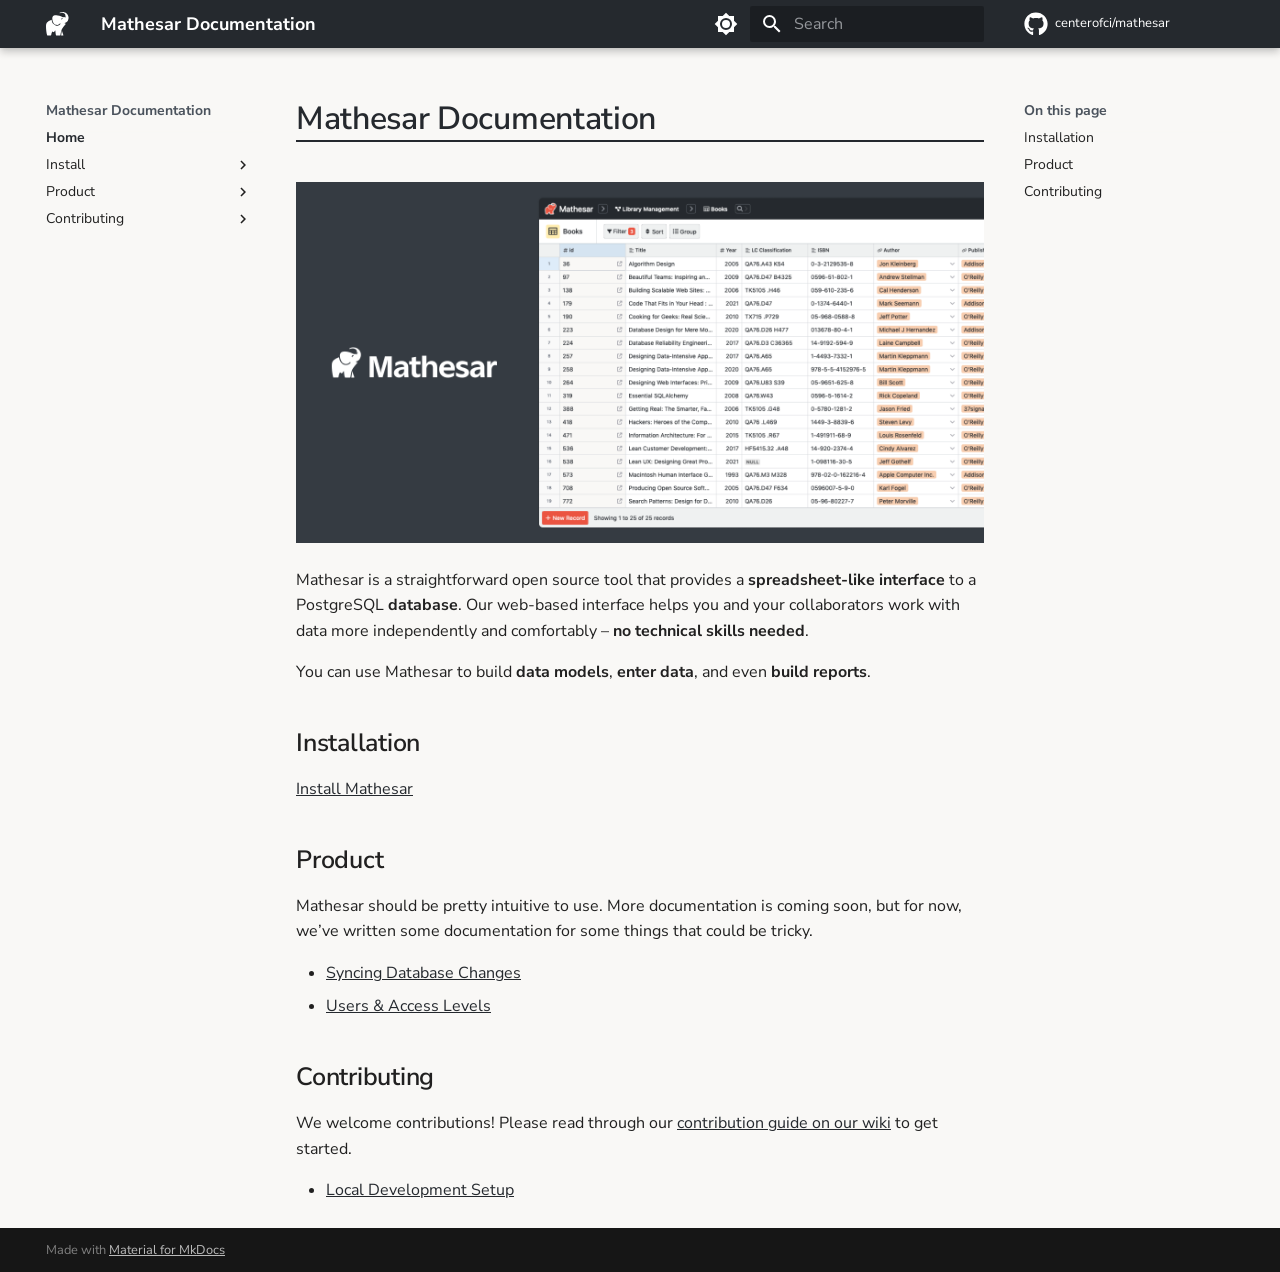
<file: index.html>
<!doctype html>
<html lang="en" class="no-js">
  <head>
    
      <meta charset="utf-8">
      <meta name="viewport" content="width=device-width,initial-scale=1">
      
      
      
        <link rel="canonical" href="https://docs.mathesar.org/">
      
      
      
        <link rel="next" href="install/">
      
      <link rel="icon" href="assets/images/favicon.ico">
      <meta name="generator" content="mkdocs-1.4.2, mkdocs-material-9.1.4">
    
    
      
        <title>Mathesar Documentation</title>
      
    
    
      <link rel="stylesheet" href="assets/stylesheets/main.240905d7.min.css">
      
        
        <link rel="stylesheet" href="assets/stylesheets/palette.a0c5b2b5.min.css">
      
      

    
    
    
      
        
        
        <link rel="preconnect" href="https://fonts.gstatic.com" crossorigin>
        <link rel="stylesheet" href="https://fonts.googleapis.com/css?family=Nunito+Sans:300,300i,400,400i,700,700i%7CFira+Code:400,400i,700,700i&display=fallback">
        <style>:root{--md-text-font:"Nunito Sans";--md-code-font:"Fira Code"}</style>
      
    
    
      <link rel="stylesheet" href="stylesheets/extra.css">
    
    <script>__md_scope=new URL(".",location),__md_hash=e=>[...e].reduce((e,_)=>(e<<5)-e+_.charCodeAt(0),0),__md_get=(e,_=localStorage,t=__md_scope)=>JSON.parse(_.getItem(t.pathname+"."+e)),__md_set=(e,_,t=localStorage,a=__md_scope)=>{try{t.setItem(a.pathname+"."+e,JSON.stringify(_))}catch(e){}}</script>
    
      

    
    
    
  </head>
  
  
    
    
      
    
    
    
    
    <body dir="ltr" data-md-color-scheme="default" data-md-color-primary="" data-md-color-accent="">
  
    
    
      <script>var palette=__md_get("__palette");if(palette&&"object"==typeof palette.color)for(var key of Object.keys(palette.color))document.body.setAttribute("data-md-color-"+key,palette.color[key])</script>
    
    <input class="md-toggle" data-md-toggle="drawer" type="checkbox" id="__drawer" autocomplete="off">
    <input class="md-toggle" data-md-toggle="search" type="checkbox" id="__search" autocomplete="off">
    <label class="md-overlay" for="__drawer"></label>
    <div data-md-component="skip">
      
        
        <a href="#mathesar-documentation" class="md-skip">
          Skip to content
        </a>
      
    </div>
    <div data-md-component="announce">
      
    </div>
    
    
      

  

<header class="md-header md-header--shadow" data-md-component="header">
  <nav class="md-header__inner md-grid" aria-label="Header">
    <a href="." title="Mathesar Documentation" class="md-header__button md-logo" aria-label="Mathesar Documentation" data-md-component="logo">
      
  <img src="assets/images/logo.svg" alt="logo">

    </a>
    <label class="md-header__button md-icon" for="__drawer">
      <svg xmlns="http://www.w3.org/2000/svg" viewBox="0 0 24 24"><path d="M3 6h18v2H3V6m0 5h18v2H3v-2m0 5h18v2H3v-2Z"/></svg>
    </label>
    <div class="md-header__title" data-md-component="header-title">
      <div class="md-header__ellipsis">
        <div class="md-header__topic">
          <span class="md-ellipsis">
            Mathesar Documentation
          </span>
        </div>
        <div class="md-header__topic" data-md-component="header-topic">
          <span class="md-ellipsis">
            
              Home
            
          </span>
        </div>
      </div>
    </div>
    
      <form class="md-header__option" data-md-component="palette">
        
          
          <input class="md-option" data-md-color-media="" data-md-color-scheme="default" data-md-color-primary="" data-md-color-accent=""  aria-label="Switch to dark mode"  type="radio" name="__palette" id="__palette_1">
          
            <label class="md-header__button md-icon" title="Switch to dark mode" for="__palette_2" hidden>
              <svg xmlns="http://www.w3.org/2000/svg" viewBox="0 0 24 24"><path d="M12 8a4 4 0 0 0-4 4 4 4 0 0 0 4 4 4 4 0 0 0 4-4 4 4 0 0 0-4-4m0 10a6 6 0 0 1-6-6 6 6 0 0 1 6-6 6 6 0 0 1 6 6 6 6 0 0 1-6 6m8-9.31V4h-4.69L12 .69 8.69 4H4v4.69L.69 12 4 15.31V20h4.69L12 23.31 15.31 20H20v-4.69L23.31 12 20 8.69Z"/></svg>
            </label>
          
        
          
          <input class="md-option" data-md-color-media="" data-md-color-scheme="slate" data-md-color-primary="" data-md-color-accent=""  aria-label="Switch to light mode"  type="radio" name="__palette" id="__palette_2">
          
            <label class="md-header__button md-icon" title="Switch to light mode" for="__palette_1" hidden>
              <svg xmlns="http://www.w3.org/2000/svg" viewBox="0 0 24 24"><path d="M12 18c-.89 0-1.74-.2-2.5-.55C11.56 16.5 13 14.42 13 12c0-2.42-1.44-4.5-3.5-5.45C10.26 6.2 11.11 6 12 6a6 6 0 0 1 6 6 6 6 0 0 1-6 6m8-9.31V4h-4.69L12 .69 8.69 4H4v4.69L.69 12 4 15.31V20h4.69L12 23.31 15.31 20H20v-4.69L23.31 12 20 8.69Z"/></svg>
            </label>
          
        
      </form>
    
    
    
      <label class="md-header__button md-icon" for="__search">
        <svg xmlns="http://www.w3.org/2000/svg" viewBox="0 0 24 24"><path d="M9.5 3A6.5 6.5 0 0 1 16 9.5c0 1.61-.59 3.09-1.56 4.23l.27.27h.79l5 5-1.5 1.5-5-5v-.79l-.27-.27A6.516 6.516 0 0 1 9.5 16 6.5 6.5 0 0 1 3 9.5 6.5 6.5 0 0 1 9.5 3m0 2C7 5 5 7 5 9.5S7 14 9.5 14 14 12 14 9.5 12 5 9.5 5Z"/></svg>
      </label>
      <div class="md-search" data-md-component="search" role="dialog">
  <label class="md-search__overlay" for="__search"></label>
  <div class="md-search__inner" role="search">
    <form class="md-search__form" name="search">
      <input type="text" class="md-search__input" name="query" aria-label="Search" placeholder="Search" autocapitalize="off" autocorrect="off" autocomplete="off" spellcheck="false" data-md-component="search-query" required>
      <label class="md-search__icon md-icon" for="__search">
        <svg xmlns="http://www.w3.org/2000/svg" viewBox="0 0 24 24"><path d="M9.5 3A6.5 6.5 0 0 1 16 9.5c0 1.61-.59 3.09-1.56 4.23l.27.27h.79l5 5-1.5 1.5-5-5v-.79l-.27-.27A6.516 6.516 0 0 1 9.5 16 6.5 6.5 0 0 1 3 9.5 6.5 6.5 0 0 1 9.5 3m0 2C7 5 5 7 5 9.5S7 14 9.5 14 14 12 14 9.5 12 5 9.5 5Z"/></svg>
        <svg xmlns="http://www.w3.org/2000/svg" viewBox="0 0 24 24"><path d="M20 11v2H8l5.5 5.5-1.42 1.42L4.16 12l7.92-7.92L13.5 5.5 8 11h12Z"/></svg>
      </label>
      <nav class="md-search__options" aria-label="Search">
        
        <button type="reset" class="md-search__icon md-icon" title="Clear" aria-label="Clear" tabindex="-1">
          <svg xmlns="http://www.w3.org/2000/svg" viewBox="0 0 24 24"><path d="M19 6.41 17.59 5 12 10.59 6.41 5 5 6.41 10.59 12 5 17.59 6.41 19 12 13.41 17.59 19 19 17.59 13.41 12 19 6.41Z"/></svg>
        </button>
      </nav>
      
    </form>
    <div class="md-search__output">
      <div class="md-search__scrollwrap" data-md-scrollfix>
        <div class="md-search-result" data-md-component="search-result">
          <div class="md-search-result__meta">
            Initializing search
          </div>
          <ol class="md-search-result__list" role="presentation"></ol>
        </div>
      </div>
    </div>
  </div>
</div>
    
    
      <div class="md-header__source">
        <a href="https://github.com/centerofci/mathesar/" title="Go to repository" class="md-source" data-md-component="source">
  <div class="md-source__icon md-icon">
    
    <svg xmlns="http://www.w3.org/2000/svg" viewBox="0 0 496 512"><!--! Font Awesome Free 6.3.0 by @fontawesome - https://fontawesome.com License - https://fontawesome.com/license/free (Icons: CC BY 4.0, Fonts: SIL OFL 1.1, Code: MIT License) Copyright 2023 Fonticons, Inc.--><path d="M165.9 397.4c0 2-2.3 3.6-5.2 3.6-3.3.3-5.6-1.3-5.6-3.6 0-2 2.3-3.6 5.2-3.6 3-.3 5.6 1.3 5.6 3.6zm-31.1-4.5c-.7 2 1.3 4.3 4.3 4.9 2.6 1 5.6 0 6.2-2s-1.3-4.3-4.3-5.2c-2.6-.7-5.5.3-6.2 2.3zm44.2-1.7c-2.9.7-4.9 2.6-4.6 4.9.3 2 2.9 3.3 5.9 2.6 2.9-.7 4.9-2.6 4.6-4.6-.3-1.9-3-3.2-5.9-2.9zM244.8 8C106.1 8 0 113.3 0 252c0 110.9 69.8 205.8 169.5 239.2 12.8 2.3 17.3-5.6 17.3-12.1 0-6.2-.3-40.4-.3-61.4 0 0-70 15-84.7-29.8 0 0-11.4-29.1-27.8-36.6 0 0-22.9-15.7 1.6-15.4 0 0 24.9 2 38.6 25.8 21.9 38.6 58.6 27.5 72.9 20.9 2.3-16 8.8-27.1 16-33.7-55.9-6.2-112.3-14.3-112.3-110.5 0-27.5 7.6-41.3 23.6-58.9-2.6-6.5-11.1-33.3 2.6-67.9 20.9-6.5 69 27 69 27 20-5.6 41.5-8.5 62.8-8.5s42.8 2.9 62.8 8.5c0 0 48.1-33.6 69-27 13.7 34.7 5.2 61.4 2.6 67.9 16 17.7 25.8 31.5 25.8 58.9 0 96.5-58.9 104.2-114.8 110.5 9.2 7.9 17 22.9 17 46.4 0 33.7-.3 75.4-.3 83.6 0 6.5 4.6 14.4 17.3 12.1C428.2 457.8 496 362.9 496 252 496 113.3 383.5 8 244.8 8zM97.2 352.9c-1.3 1-1 3.3.7 5.2 1.6 1.6 3.9 2.3 5.2 1 1.3-1 1-3.3-.7-5.2-1.6-1.6-3.9-2.3-5.2-1zm-10.8-8.1c-.7 1.3.3 2.9 2.3 3.9 1.6 1 3.6.7 4.3-.7.7-1.3-.3-2.9-2.3-3.9-2-.6-3.6-.3-4.3.7zm32.4 35.6c-1.6 1.3-1 4.3 1.3 6.2 2.3 2.3 5.2 2.6 6.5 1 1.3-1.3.7-4.3-1.3-6.2-2.2-2.3-5.2-2.6-6.5-1zm-11.4-14.7c-1.6 1-1.6 3.6 0 5.9 1.6 2.3 4.3 3.3 5.6 2.3 1.6-1.3 1.6-3.9 0-6.2-1.4-2.3-4-3.3-5.6-2z"/></svg>
  </div>
  <div class="md-source__repository">
    centerofci/mathesar
  </div>
</a>
      </div>
    
  </nav>
  
</header>
    
    <div class="md-container" data-md-component="container">
      
      
        
          
        
      
      <main class="md-main" data-md-component="main">
        <div class="md-main__inner md-grid">
          
            
              
              <div class="md-sidebar md-sidebar--primary" data-md-component="sidebar" data-md-type="navigation" >
                <div class="md-sidebar__scrollwrap">
                  <div class="md-sidebar__inner">
                    


<nav class="md-nav md-nav--primary" aria-label="Navigation" data-md-level="0">
  <label class="md-nav__title" for="__drawer">
    <a href="." title="Mathesar Documentation" class="md-nav__button md-logo" aria-label="Mathesar Documentation" data-md-component="logo">
      
  <img src="assets/images/logo.svg" alt="logo">

    </a>
    Mathesar Documentation
  </label>
  
    <div class="md-nav__source">
      <a href="https://github.com/centerofci/mathesar/" title="Go to repository" class="md-source" data-md-component="source">
  <div class="md-source__icon md-icon">
    
    <svg xmlns="http://www.w3.org/2000/svg" viewBox="0 0 496 512"><!--! Font Awesome Free 6.3.0 by @fontawesome - https://fontawesome.com License - https://fontawesome.com/license/free (Icons: CC BY 4.0, Fonts: SIL OFL 1.1, Code: MIT License) Copyright 2023 Fonticons, Inc.--><path d="M165.9 397.4c0 2-2.3 3.6-5.2 3.6-3.3.3-5.6-1.3-5.6-3.6 0-2 2.3-3.6 5.2-3.6 3-.3 5.6 1.3 5.6 3.6zm-31.1-4.5c-.7 2 1.3 4.3 4.3 4.9 2.6 1 5.6 0 6.2-2s-1.3-4.3-4.3-5.2c-2.6-.7-5.5.3-6.2 2.3zm44.2-1.7c-2.9.7-4.9 2.6-4.6 4.9.3 2 2.9 3.3 5.9 2.6 2.9-.7 4.9-2.6 4.6-4.6-.3-1.9-3-3.2-5.9-2.9zM244.8 8C106.1 8 0 113.3 0 252c0 110.9 69.8 205.8 169.5 239.2 12.8 2.3 17.3-5.6 17.3-12.1 0-6.2-.3-40.4-.3-61.4 0 0-70 15-84.7-29.8 0 0-11.4-29.1-27.8-36.6 0 0-22.9-15.7 1.6-15.4 0 0 24.9 2 38.6 25.8 21.9 38.6 58.6 27.5 72.9 20.9 2.3-16 8.8-27.1 16-33.7-55.9-6.2-112.3-14.3-112.3-110.5 0-27.5 7.6-41.3 23.6-58.9-2.6-6.5-11.1-33.3 2.6-67.9 20.9-6.5 69 27 69 27 20-5.6 41.5-8.5 62.8-8.5s42.8 2.9 62.8 8.5c0 0 48.1-33.6 69-27 13.7 34.7 5.2 61.4 2.6 67.9 16 17.7 25.8 31.5 25.8 58.9 0 96.5-58.9 104.2-114.8 110.5 9.2 7.9 17 22.9 17 46.4 0 33.7-.3 75.4-.3 83.6 0 6.5 4.6 14.4 17.3 12.1C428.2 457.8 496 362.9 496 252 496 113.3 383.5 8 244.8 8zM97.2 352.9c-1.3 1-1 3.3.7 5.2 1.6 1.6 3.9 2.3 5.2 1 1.3-1 1-3.3-.7-5.2-1.6-1.6-3.9-2.3-5.2-1zm-10.8-8.1c-.7 1.3.3 2.9 2.3 3.9 1.6 1 3.6.7 4.3-.7.7-1.3-.3-2.9-2.3-3.9-2-.6-3.6-.3-4.3.7zm32.4 35.6c-1.6 1.3-1 4.3 1.3 6.2 2.3 2.3 5.2 2.6 6.5 1 1.3-1.3.7-4.3-1.3-6.2-2.2-2.3-5.2-2.6-6.5-1zm-11.4-14.7c-1.6 1-1.6 3.6 0 5.9 1.6 2.3 4.3 3.3 5.6 2.3 1.6-1.3 1.6-3.9 0-6.2-1.4-2.3-4-3.3-5.6-2z"/></svg>
  </div>
  <div class="md-source__repository">
    centerofci/mathesar
  </div>
</a>
    </div>
  
  <ul class="md-nav__list" data-md-scrollfix>
    
      
      
      

  
  
    
  
  
    <li class="md-nav__item md-nav__item--active">
      
      <input class="md-nav__toggle md-toggle" type="checkbox" id="__toc">
      
      
        
      
      
        <label class="md-nav__link md-nav__link--active" for="__toc">
          Home
          <span class="md-nav__icon md-icon"></span>
        </label>
      
      <a href="." class="md-nav__link md-nav__link--active">
        Home
      </a>
      
        

  

<nav class="md-nav md-nav--secondary" aria-label="On this page">
  
  
  
    
  
  
    <label class="md-nav__title" for="__toc">
      <span class="md-nav__icon md-icon"></span>
      On this page
    </label>
    <ul class="md-nav__list" data-md-component="toc" data-md-scrollfix>
      
        <li class="md-nav__item">
  <a href="#installation" class="md-nav__link">
    Installation
  </a>
  
</li>
      
        <li class="md-nav__item">
  <a href="#product" class="md-nav__link">
    Product
  </a>
  
</li>
      
        <li class="md-nav__item">
  <a href="#contributing" class="md-nav__link">
    Contributing
  </a>
  
</li>
      
    </ul>
  
</nav>
      
    </li>
  

    
      
      
      

  
  
  
    
    <li class="md-nav__item md-nav__item--nested">
      
      
      
      
      <input class="md-nav__toggle md-toggle " type="checkbox" id="__nav_2" >
      
      
      
        <label class="md-nav__link" for="__nav_2" id="__nav_2_label" tabindex="0">
          Install
          <span class="md-nav__icon md-icon"></span>
        </label>
      
      <nav class="md-nav" data-md-level="1" aria-labelledby="__nav_2_label" aria-expanded="false">
        <label class="md-nav__title" for="__nav_2">
          <span class="md-nav__icon md-icon"></span>
          Install
        </label>
        <ul class="md-nav__list" data-md-scrollfix>
          
            
              
  
  
  
    <li class="md-nav__item">
      <a href="install/" class="md-nav__link">
        Install Mathesar
      </a>
    </li>
  

            
          
            
              
  
  
  
    
    <li class="md-nav__item md-nav__item--nested">
      
      
      
      
      <input class="md-nav__toggle md-toggle " type="checkbox" id="__nav_2_2" >
      
      
      
        <label class="md-nav__link" for="__nav_2_2" id="__nav_2_2_label" tabindex="0">
          Via Docker Compose
          <span class="md-nav__icon md-icon"></span>
        </label>
      
      <nav class="md-nav" data-md-level="2" aria-labelledby="__nav_2_2_label" aria-expanded="false">
        <label class="md-nav__title" for="__nav_2_2">
          <span class="md-nav__icon md-icon"></span>
          Via Docker Compose
        </label>
        <ul class="md-nav__list" data-md-scrollfix>
          
            
              
  
  
  
    <li class="md-nav__item">
      <a href="install/docker-compose/" class="md-nav__link">
        Install via Docker Compose
      </a>
    </li>
  

            
          
            
              
  
  
  
    <li class="md-nav__item">
      <a href="install/docker-compose/under-the-hood/" class="md-nav__link">
        Under the hood
      </a>
    </li>
  

            
          
            
              
  
  
  
    <li class="md-nav__item">
      <a href="install/docker-compose/troubleshooting/" class="md-nav__link">
        Troubleshooting
      </a>
    </li>
  

            
          
        </ul>
      </nav>
    </li>
  

            
          
        </ul>
      </nav>
    </li>
  

    
      
      
      

  
  
  
    
    <li class="md-nav__item md-nav__item--nested">
      
      
      
      
      <input class="md-nav__toggle md-toggle " type="checkbox" id="__nav_3" >
      
      
      
        <label class="md-nav__link" for="__nav_3" id="__nav_3_label" tabindex="0">
          Product
          <span class="md-nav__icon md-icon"></span>
        </label>
      
      <nav class="md-nav" data-md-level="1" aria-labelledby="__nav_3_label" aria-expanded="false">
        <label class="md-nav__title" for="__nav_3">
          <span class="md-nav__icon md-icon"></span>
          Product
        </label>
        <ul class="md-nav__list" data-md-scrollfix>
          
            
              
  
  
  
    <li class="md-nav__item">
      <a href="product/intro/" class="md-nav__link">
        Introduction
      </a>
    </li>
  

            
          
            
              
  
  
  
    <li class="md-nav__item">
      <a href="product/syncing-db/" class="md-nav__link">
        Syncing database changes
      </a>
    </li>
  

            
          
            
              
  
  
  
    <li class="md-nav__item">
      <a href="product/users/" class="md-nav__link">
        Users & Access Levels
      </a>
    </li>
  

            
          
        </ul>
      </nav>
    </li>
  

    
      
      
      

  
  
  
    
    <li class="md-nav__item md-nav__item--nested">
      
      
      
      
      <input class="md-nav__toggle md-toggle " type="checkbox" id="__nav_4" >
      
      
      
        <label class="md-nav__link" for="__nav_4" id="__nav_4_label" tabindex="0">
          Contributing
          <span class="md-nav__icon md-icon"></span>
        </label>
      
      <nav class="md-nav" data-md-level="1" aria-labelledby="__nav_4_label" aria-expanded="false">
        <label class="md-nav__title" for="__nav_4">
          <span class="md-nav__icon md-icon"></span>
          Contributing
        </label>
        <ul class="md-nav__list" data-md-scrollfix>
          
            
              
  
  
  
    <li class="md-nav__item">
      <a href="contributing/welcome/" class="md-nav__link">
        Welcome!
      </a>
    </li>
  

            
          
            
              
  
  
  
    <li class="md-nav__item">
      <a href="contributing/local-dev/" class="md-nav__link">
        Local Development Setup
      </a>
    </li>
  

            
          
        </ul>
      </nav>
    </li>
  

    
  </ul>
</nav>
                  </div>
                </div>
              </div>
            
            
              
              <div class="md-sidebar md-sidebar--secondary" data-md-component="sidebar" data-md-type="toc" >
                <div class="md-sidebar__scrollwrap">
                  <div class="md-sidebar__inner">
                    

  

<nav class="md-nav md-nav--secondary" aria-label="On this page">
  
  
  
    
  
  
    <label class="md-nav__title" for="__toc">
      <span class="md-nav__icon md-icon"></span>
      On this page
    </label>
    <ul class="md-nav__list" data-md-component="toc" data-md-scrollfix>
      
        <li class="md-nav__item">
  <a href="#installation" class="md-nav__link">
    Installation
  </a>
  
</li>
      
        <li class="md-nav__item">
  <a href="#product" class="md-nav__link">
    Product
  </a>
  
</li>
      
        <li class="md-nav__item">
  <a href="#contributing" class="md-nav__link">
    Contributing
  </a>
  
</li>
      
    </ul>
  
</nav>
                  </div>
                </div>
              </div>
            
          
          
            <div class="md-content" data-md-component="content">
              <article class="md-content__inner md-typeset">
                
                  

  
  


<h1 id="mathesar-documentation">Mathesar Documentation<a class="headerlink" href="#mathesar-documentation" title="Permanent link">&para;</a></h1>
<p><img alt="Mathesar header" src="assets/images/header.png" /></p>
<p>Mathesar is a straightforward open source tool that provides a <strong>spreadsheet-like interface</strong> to a PostgreSQL <strong>database</strong>. Our web-based interface helps you and your collaborators work with data more independently and comfortably – <strong>no technical skills needed</strong>.</p>
<p>You can use Mathesar to build <strong>data models</strong>, <strong>enter data</strong>, and even <strong>build reports</strong>.</p>
<h2 id="installation">Installation<a class="headerlink" href="#installation" title="Permanent link">&para;</a></h2>
<p><a href="install/">Install Mathesar</a></p>
<h2 id="product">Product<a class="headerlink" href="#product" title="Permanent link">&para;</a></h2>
<p>Mathesar should be pretty intuitive to use. More documentation is coming soon, but for now, we&rsquo;ve written some documentation for some things that could be tricky.</p>
<ul>
<li><a href="product/syncing-db/">Syncing Database Changes</a></li>
<li><a href="product/syncing-db/">Users &amp; Access Levels</a></li>
</ul>
<h2 id="contributing">Contributing<a class="headerlink" href="#contributing" title="Permanent link">&para;</a></h2>
<p>We welcome contributions! Please read through our <a href="https://wiki.mathesar.org/en/community/contributing">contribution guide on our wiki</a> to get started.</p>
<ul>
<li><a href="contributing/local-dev/">Local Development Setup</a></li>
</ul>





                
              </article>
            </div>
          
          
        </div>
        
      </main>
      
        <footer class="md-footer">
  
  <div class="md-footer-meta md-typeset">
    <div class="md-footer-meta__inner md-grid">
      <div class="md-copyright">
  
  
    Made with
    <a href="https://squidfunk.github.io/mkdocs-material/" target="_blank" rel="noopener">
      Material for MkDocs
    </a>
  
</div>
      
    </div>
  </div>
</footer>
      
    </div>
    <div class="md-dialog" data-md-component="dialog">
      <div class="md-dialog__inner md-typeset"></div>
    </div>
    
    <script id="__config" type="application/json">{"base": ".", "features": ["content.code.copy"], "search": "assets/javascripts/workers/search.208ed371.min.js", "translations": {"clipboard.copied": "Copied to clipboard", "clipboard.copy": "Copy to clipboard", "search.result.more.one": "1 more on this page", "search.result.more.other": "# more on this page", "search.result.none": "No matching documents", "search.result.one": "1 matching document", "search.result.other": "# matching documents", "search.result.placeholder": "Type to start searching", "search.result.term.missing": "Missing", "select.version": "Select version"}}</script>
    
    
      <script src="assets/javascripts/bundle.19047be9.min.js"></script>
      
    
  </body>
</html>
</file>
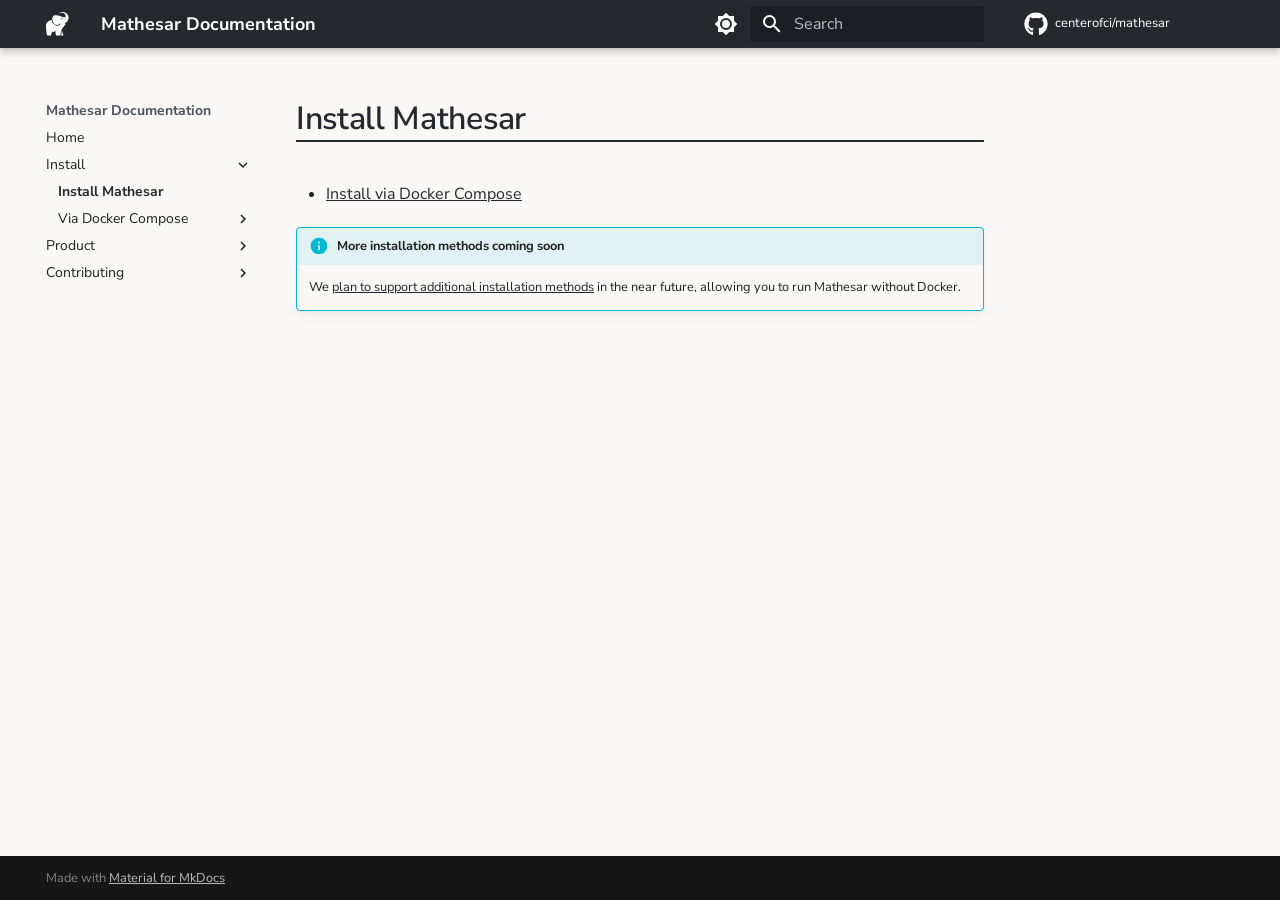
<file: install/index.html>
<!doctype html>
<html lang="en" class="no-js">
  <head>
    
      <meta charset="utf-8">
      <meta name="viewport" content="width=device-width,initial-scale=1">
      
      
      
        <link rel="canonical" href="https://docs.mathesar.org/install/">
      
      
        <link rel="prev" href="..">
      
      
        <link rel="next" href="docker-compose/">
      
      <link rel="icon" href="../assets/images/favicon.ico">
      <meta name="generator" content="mkdocs-1.4.2, mkdocs-material-9.1.4">
    
    
      
        <title>Install Mathesar - Mathesar Documentation</title>
      
    
    
      <link rel="stylesheet" href="../assets/stylesheets/main.240905d7.min.css">
      
        
        <link rel="stylesheet" href="../assets/stylesheets/palette.a0c5b2b5.min.css">
      
      

    
    
    
      
        
        
        <link rel="preconnect" href="https://fonts.gstatic.com" crossorigin>
        <link rel="stylesheet" href="https://fonts.googleapis.com/css?family=Nunito+Sans:300,300i,400,400i,700,700i%7CFira+Code:400,400i,700,700i&display=fallback">
        <style>:root{--md-text-font:"Nunito Sans";--md-code-font:"Fira Code"}</style>
      
    
    
      <link rel="stylesheet" href="../stylesheets/extra.css">
    
    <script>__md_scope=new URL("..",location),__md_hash=e=>[...e].reduce((e,_)=>(e<<5)-e+_.charCodeAt(0),0),__md_get=(e,_=localStorage,t=__md_scope)=>JSON.parse(_.getItem(t.pathname+"."+e)),__md_set=(e,_,t=localStorage,a=__md_scope)=>{try{t.setItem(a.pathname+"."+e,JSON.stringify(_))}catch(e){}}</script>
    
      

    
    
    
  </head>
  
  
    
    
      
    
    
    
    
    <body dir="ltr" data-md-color-scheme="default" data-md-color-primary="" data-md-color-accent="">
  
    
    
      <script>var palette=__md_get("__palette");if(palette&&"object"==typeof palette.color)for(var key of Object.keys(palette.color))document.body.setAttribute("data-md-color-"+key,palette.color[key])</script>
    
    <input class="md-toggle" data-md-toggle="drawer" type="checkbox" id="__drawer" autocomplete="off">
    <input class="md-toggle" data-md-toggle="search" type="checkbox" id="__search" autocomplete="off">
    <label class="md-overlay" for="__drawer"></label>
    <div data-md-component="skip">
      
        
        <a href="#install-mathesar" class="md-skip">
          Skip to content
        </a>
      
    </div>
    <div data-md-component="announce">
      
    </div>
    
    
      

  

<header class="md-header md-header--shadow" data-md-component="header">
  <nav class="md-header__inner md-grid" aria-label="Header">
    <a href=".." title="Mathesar Documentation" class="md-header__button md-logo" aria-label="Mathesar Documentation" data-md-component="logo">
      
  <img src="../assets/images/logo.svg" alt="logo">

    </a>
    <label class="md-header__button md-icon" for="__drawer">
      <svg xmlns="http://www.w3.org/2000/svg" viewBox="0 0 24 24"><path d="M3 6h18v2H3V6m0 5h18v2H3v-2m0 5h18v2H3v-2Z"/></svg>
    </label>
    <div class="md-header__title" data-md-component="header-title">
      <div class="md-header__ellipsis">
        <div class="md-header__topic">
          <span class="md-ellipsis">
            Mathesar Documentation
          </span>
        </div>
        <div class="md-header__topic" data-md-component="header-topic">
          <span class="md-ellipsis">
            
              Install Mathesar
            
          </span>
        </div>
      </div>
    </div>
    
      <form class="md-header__option" data-md-component="palette">
        
          
          <input class="md-option" data-md-color-media="" data-md-color-scheme="default" data-md-color-primary="" data-md-color-accent=""  aria-label="Switch to dark mode"  type="radio" name="__palette" id="__palette_1">
          
            <label class="md-header__button md-icon" title="Switch to dark mode" for="__palette_2" hidden>
              <svg xmlns="http://www.w3.org/2000/svg" viewBox="0 0 24 24"><path d="M12 8a4 4 0 0 0-4 4 4 4 0 0 0 4 4 4 4 0 0 0 4-4 4 4 0 0 0-4-4m0 10a6 6 0 0 1-6-6 6 6 0 0 1 6-6 6 6 0 0 1 6 6 6 6 0 0 1-6 6m8-9.31V4h-4.69L12 .69 8.69 4H4v4.69L.69 12 4 15.31V20h4.69L12 23.31 15.31 20H20v-4.69L23.31 12 20 8.69Z"/></svg>
            </label>
          
        
          
          <input class="md-option" data-md-color-media="" data-md-color-scheme="slate" data-md-color-primary="" data-md-color-accent=""  aria-label="Switch to light mode"  type="radio" name="__palette" id="__palette_2">
          
            <label class="md-header__button md-icon" title="Switch to light mode" for="__palette_1" hidden>
              <svg xmlns="http://www.w3.org/2000/svg" viewBox="0 0 24 24"><path d="M12 18c-.89 0-1.74-.2-2.5-.55C11.56 16.5 13 14.42 13 12c0-2.42-1.44-4.5-3.5-5.45C10.26 6.2 11.11 6 12 6a6 6 0 0 1 6 6 6 6 0 0 1-6 6m8-9.31V4h-4.69L12 .69 8.69 4H4v4.69L.69 12 4 15.31V20h4.69L12 23.31 15.31 20H20v-4.69L23.31 12 20 8.69Z"/></svg>
            </label>
          
        
      </form>
    
    
    
      <label class="md-header__button md-icon" for="__search">
        <svg xmlns="http://www.w3.org/2000/svg" viewBox="0 0 24 24"><path d="M9.5 3A6.5 6.5 0 0 1 16 9.5c0 1.61-.59 3.09-1.56 4.23l.27.27h.79l5 5-1.5 1.5-5-5v-.79l-.27-.27A6.516 6.516 0 0 1 9.5 16 6.5 6.5 0 0 1 3 9.5 6.5 6.5 0 0 1 9.5 3m0 2C7 5 5 7 5 9.5S7 14 9.5 14 14 12 14 9.5 12 5 9.5 5Z"/></svg>
      </label>
      <div class="md-search" data-md-component="search" role="dialog">
  <label class="md-search__overlay" for="__search"></label>
  <div class="md-search__inner" role="search">
    <form class="md-search__form" name="search">
      <input type="text" class="md-search__input" name="query" aria-label="Search" placeholder="Search" autocapitalize="off" autocorrect="off" autocomplete="off" spellcheck="false" data-md-component="search-query" required>
      <label class="md-search__icon md-icon" for="__search">
        <svg xmlns="http://www.w3.org/2000/svg" viewBox="0 0 24 24"><path d="M9.5 3A6.5 6.5 0 0 1 16 9.5c0 1.61-.59 3.09-1.56 4.23l.27.27h.79l5 5-1.5 1.5-5-5v-.79l-.27-.27A6.516 6.516 0 0 1 9.5 16 6.5 6.5 0 0 1 3 9.5 6.5 6.5 0 0 1 9.5 3m0 2C7 5 5 7 5 9.5S7 14 9.5 14 14 12 14 9.5 12 5 9.5 5Z"/></svg>
        <svg xmlns="http://www.w3.org/2000/svg" viewBox="0 0 24 24"><path d="M20 11v2H8l5.5 5.5-1.42 1.42L4.16 12l7.92-7.92L13.5 5.5 8 11h12Z"/></svg>
      </label>
      <nav class="md-search__options" aria-label="Search">
        
        <button type="reset" class="md-search__icon md-icon" title="Clear" aria-label="Clear" tabindex="-1">
          <svg xmlns="http://www.w3.org/2000/svg" viewBox="0 0 24 24"><path d="M19 6.41 17.59 5 12 10.59 6.41 5 5 6.41 10.59 12 5 17.59 6.41 19 12 13.41 17.59 19 19 17.59 13.41 12 19 6.41Z"/></svg>
        </button>
      </nav>
      
    </form>
    <div class="md-search__output">
      <div class="md-search__scrollwrap" data-md-scrollfix>
        <div class="md-search-result" data-md-component="search-result">
          <div class="md-search-result__meta">
            Initializing search
          </div>
          <ol class="md-search-result__list" role="presentation"></ol>
        </div>
      </div>
    </div>
  </div>
</div>
    
    
      <div class="md-header__source">
        <a href="https://github.com/centerofci/mathesar/" title="Go to repository" class="md-source" data-md-component="source">
  <div class="md-source__icon md-icon">
    
    <svg xmlns="http://www.w3.org/2000/svg" viewBox="0 0 496 512"><!--! Font Awesome Free 6.3.0 by @fontawesome - https://fontawesome.com License - https://fontawesome.com/license/free (Icons: CC BY 4.0, Fonts: SIL OFL 1.1, Code: MIT License) Copyright 2023 Fonticons, Inc.--><path d="M165.9 397.4c0 2-2.3 3.6-5.2 3.6-3.3.3-5.6-1.3-5.6-3.6 0-2 2.3-3.6 5.2-3.6 3-.3 5.6 1.3 5.6 3.6zm-31.1-4.5c-.7 2 1.3 4.3 4.3 4.9 2.6 1 5.6 0 6.2-2s-1.3-4.3-4.3-5.2c-2.6-.7-5.5.3-6.2 2.3zm44.2-1.7c-2.9.7-4.9 2.6-4.6 4.9.3 2 2.9 3.3 5.9 2.6 2.9-.7 4.9-2.6 4.6-4.6-.3-1.9-3-3.2-5.9-2.9zM244.8 8C106.1 8 0 113.3 0 252c0 110.9 69.8 205.8 169.5 239.2 12.8 2.3 17.3-5.6 17.3-12.1 0-6.2-.3-40.4-.3-61.4 0 0-70 15-84.7-29.8 0 0-11.4-29.1-27.8-36.6 0 0-22.9-15.7 1.6-15.4 0 0 24.9 2 38.6 25.8 21.9 38.6 58.6 27.5 72.9 20.9 2.3-16 8.8-27.1 16-33.7-55.9-6.2-112.3-14.3-112.3-110.5 0-27.5 7.6-41.3 23.6-58.9-2.6-6.5-11.1-33.3 2.6-67.9 20.9-6.5 69 27 69 27 20-5.6 41.5-8.5 62.8-8.5s42.8 2.9 62.8 8.5c0 0 48.1-33.6 69-27 13.7 34.7 5.2 61.4 2.6 67.9 16 17.7 25.8 31.5 25.8 58.9 0 96.5-58.9 104.2-114.8 110.5 9.2 7.9 17 22.9 17 46.4 0 33.7-.3 75.4-.3 83.6 0 6.5 4.6 14.4 17.3 12.1C428.2 457.8 496 362.9 496 252 496 113.3 383.5 8 244.8 8zM97.2 352.9c-1.3 1-1 3.3.7 5.2 1.6 1.6 3.9 2.3 5.2 1 1.3-1 1-3.3-.7-5.2-1.6-1.6-3.9-2.3-5.2-1zm-10.8-8.1c-.7 1.3.3 2.9 2.3 3.9 1.6 1 3.6.7 4.3-.7.7-1.3-.3-2.9-2.3-3.9-2-.6-3.6-.3-4.3.7zm32.4 35.6c-1.6 1.3-1 4.3 1.3 6.2 2.3 2.3 5.2 2.6 6.5 1 1.3-1.3.7-4.3-1.3-6.2-2.2-2.3-5.2-2.6-6.5-1zm-11.4-14.7c-1.6 1-1.6 3.6 0 5.9 1.6 2.3 4.3 3.3 5.6 2.3 1.6-1.3 1.6-3.9 0-6.2-1.4-2.3-4-3.3-5.6-2z"/></svg>
  </div>
  <div class="md-source__repository">
    centerofci/mathesar
  </div>
</a>
      </div>
    
  </nav>
  
</header>
    
    <div class="md-container" data-md-component="container">
      
      
        
          
        
      
      <main class="md-main" data-md-component="main">
        <div class="md-main__inner md-grid">
          
            
              
              <div class="md-sidebar md-sidebar--primary" data-md-component="sidebar" data-md-type="navigation" >
                <div class="md-sidebar__scrollwrap">
                  <div class="md-sidebar__inner">
                    


<nav class="md-nav md-nav--primary" aria-label="Navigation" data-md-level="0">
  <label class="md-nav__title" for="__drawer">
    <a href=".." title="Mathesar Documentation" class="md-nav__button md-logo" aria-label="Mathesar Documentation" data-md-component="logo">
      
  <img src="../assets/images/logo.svg" alt="logo">

    </a>
    Mathesar Documentation
  </label>
  
    <div class="md-nav__source">
      <a href="https://github.com/centerofci/mathesar/" title="Go to repository" class="md-source" data-md-component="source">
  <div class="md-source__icon md-icon">
    
    <svg xmlns="http://www.w3.org/2000/svg" viewBox="0 0 496 512"><!--! Font Awesome Free 6.3.0 by @fontawesome - https://fontawesome.com License - https://fontawesome.com/license/free (Icons: CC BY 4.0, Fonts: SIL OFL 1.1, Code: MIT License) Copyright 2023 Fonticons, Inc.--><path d="M165.9 397.4c0 2-2.3 3.6-5.2 3.6-3.3.3-5.6-1.3-5.6-3.6 0-2 2.3-3.6 5.2-3.6 3-.3 5.6 1.3 5.6 3.6zm-31.1-4.5c-.7 2 1.3 4.3 4.3 4.9 2.6 1 5.6 0 6.2-2s-1.3-4.3-4.3-5.2c-2.6-.7-5.5.3-6.2 2.3zm44.2-1.7c-2.9.7-4.9 2.6-4.6 4.9.3 2 2.9 3.3 5.9 2.6 2.9-.7 4.9-2.6 4.6-4.6-.3-1.9-3-3.2-5.9-2.9zM244.8 8C106.1 8 0 113.3 0 252c0 110.9 69.8 205.8 169.5 239.2 12.8 2.3 17.3-5.6 17.3-12.1 0-6.2-.3-40.4-.3-61.4 0 0-70 15-84.7-29.8 0 0-11.4-29.1-27.8-36.6 0 0-22.9-15.7 1.6-15.4 0 0 24.9 2 38.6 25.8 21.9 38.6 58.6 27.5 72.9 20.9 2.3-16 8.8-27.1 16-33.7-55.9-6.2-112.3-14.3-112.3-110.5 0-27.5 7.6-41.3 23.6-58.9-2.6-6.5-11.1-33.3 2.6-67.9 20.9-6.5 69 27 69 27 20-5.6 41.5-8.5 62.8-8.5s42.8 2.9 62.8 8.5c0 0 48.1-33.6 69-27 13.7 34.7 5.2 61.4 2.6 67.9 16 17.7 25.8 31.5 25.8 58.9 0 96.5-58.9 104.2-114.8 110.5 9.2 7.9 17 22.9 17 46.4 0 33.7-.3 75.4-.3 83.6 0 6.5 4.6 14.4 17.3 12.1C428.2 457.8 496 362.9 496 252 496 113.3 383.5 8 244.8 8zM97.2 352.9c-1.3 1-1 3.3.7 5.2 1.6 1.6 3.9 2.3 5.2 1 1.3-1 1-3.3-.7-5.2-1.6-1.6-3.9-2.3-5.2-1zm-10.8-8.1c-.7 1.3.3 2.9 2.3 3.9 1.6 1 3.6.7 4.3-.7.7-1.3-.3-2.9-2.3-3.9-2-.6-3.6-.3-4.3.7zm32.4 35.6c-1.6 1.3-1 4.3 1.3 6.2 2.3 2.3 5.2 2.6 6.5 1 1.3-1.3.7-4.3-1.3-6.2-2.2-2.3-5.2-2.6-6.5-1zm-11.4-14.7c-1.6 1-1.6 3.6 0 5.9 1.6 2.3 4.3 3.3 5.6 2.3 1.6-1.3 1.6-3.9 0-6.2-1.4-2.3-4-3.3-5.6-2z"/></svg>
  </div>
  <div class="md-source__repository">
    centerofci/mathesar
  </div>
</a>
    </div>
  
  <ul class="md-nav__list" data-md-scrollfix>
    
      
      
      

  
  
  
    <li class="md-nav__item">
      <a href=".." class="md-nav__link">
        Home
      </a>
    </li>
  

    
      
      
      

  
  
    
  
  
    
    <li class="md-nav__item md-nav__item--active md-nav__item--nested">
      
      
      
      
      <input class="md-nav__toggle md-toggle " type="checkbox" id="__nav_2" checked>
      
      
      
        <label class="md-nav__link" for="__nav_2" id="__nav_2_label" tabindex="0">
          Install
          <span class="md-nav__icon md-icon"></span>
        </label>
      
      <nav class="md-nav" data-md-level="1" aria-labelledby="__nav_2_label" aria-expanded="true">
        <label class="md-nav__title" for="__nav_2">
          <span class="md-nav__icon md-icon"></span>
          Install
        </label>
        <ul class="md-nav__list" data-md-scrollfix>
          
            
              
  
  
    
  
  
    <li class="md-nav__item md-nav__item--active">
      
      <input class="md-nav__toggle md-toggle" type="checkbox" id="__toc">
      
      
        
      
      
      <a href="./" class="md-nav__link md-nav__link--active">
        Install Mathesar
      </a>
      
    </li>
  

            
          
            
              
  
  
  
    
    <li class="md-nav__item md-nav__item--nested">
      
      
      
      
      <input class="md-nav__toggle md-toggle " type="checkbox" id="__nav_2_2" >
      
      
      
        <label class="md-nav__link" for="__nav_2_2" id="__nav_2_2_label" tabindex="0">
          Via Docker Compose
          <span class="md-nav__icon md-icon"></span>
        </label>
      
      <nav class="md-nav" data-md-level="2" aria-labelledby="__nav_2_2_label" aria-expanded="false">
        <label class="md-nav__title" for="__nav_2_2">
          <span class="md-nav__icon md-icon"></span>
          Via Docker Compose
        </label>
        <ul class="md-nav__list" data-md-scrollfix>
          
            
              
  
  
  
    <li class="md-nav__item">
      <a href="docker-compose/" class="md-nav__link">
        Install via Docker Compose
      </a>
    </li>
  

            
          
            
              
  
  
  
    <li class="md-nav__item">
      <a href="docker-compose/under-the-hood/" class="md-nav__link">
        Under the hood
      </a>
    </li>
  

            
          
            
              
  
  
  
    <li class="md-nav__item">
      <a href="docker-compose/troubleshooting/" class="md-nav__link">
        Troubleshooting
      </a>
    </li>
  

            
          
        </ul>
      </nav>
    </li>
  

            
          
        </ul>
      </nav>
    </li>
  

    
      
      
      

  
  
  
    
    <li class="md-nav__item md-nav__item--nested">
      
      
      
      
      <input class="md-nav__toggle md-toggle " type="checkbox" id="__nav_3" >
      
      
      
        <label class="md-nav__link" for="__nav_3" id="__nav_3_label" tabindex="0">
          Product
          <span class="md-nav__icon md-icon"></span>
        </label>
      
      <nav class="md-nav" data-md-level="1" aria-labelledby="__nav_3_label" aria-expanded="false">
        <label class="md-nav__title" for="__nav_3">
          <span class="md-nav__icon md-icon"></span>
          Product
        </label>
        <ul class="md-nav__list" data-md-scrollfix>
          
            
              
  
  
  
    <li class="md-nav__item">
      <a href="../product/intro/" class="md-nav__link">
        Introduction
      </a>
    </li>
  

            
          
            
              
  
  
  
    <li class="md-nav__item">
      <a href="../product/syncing-db/" class="md-nav__link">
        Syncing database changes
      </a>
    </li>
  

            
          
            
              
  
  
  
    <li class="md-nav__item">
      <a href="../product/users/" class="md-nav__link">
        Users & Access Levels
      </a>
    </li>
  

            
          
        </ul>
      </nav>
    </li>
  

    
      
      
      

  
  
  
    
    <li class="md-nav__item md-nav__item--nested">
      
      
      
      
      <input class="md-nav__toggle md-toggle " type="checkbox" id="__nav_4" >
      
      
      
        <label class="md-nav__link" for="__nav_4" id="__nav_4_label" tabindex="0">
          Contributing
          <span class="md-nav__icon md-icon"></span>
        </label>
      
      <nav class="md-nav" data-md-level="1" aria-labelledby="__nav_4_label" aria-expanded="false">
        <label class="md-nav__title" for="__nav_4">
          <span class="md-nav__icon md-icon"></span>
          Contributing
        </label>
        <ul class="md-nav__list" data-md-scrollfix>
          
            
              
  
  
  
    <li class="md-nav__item">
      <a href="../contributing/welcome/" class="md-nav__link">
        Welcome!
      </a>
    </li>
  

            
          
            
              
  
  
  
    <li class="md-nav__item">
      <a href="../contributing/local-dev/" class="md-nav__link">
        Local Development Setup
      </a>
    </li>
  

            
          
        </ul>
      </nav>
    </li>
  

    
  </ul>
</nav>
                  </div>
                </div>
              </div>
            
            
              
              <div class="md-sidebar md-sidebar--secondary" data-md-component="sidebar" data-md-type="toc" >
                <div class="md-sidebar__scrollwrap">
                  <div class="md-sidebar__inner">
                    

  

<nav class="md-nav md-nav--secondary" aria-label="On this page">
  
  
  
    
  
  
</nav>
                  </div>
                </div>
              </div>
            
          
          
            <div class="md-content" data-md-component="content">
              <article class="md-content__inner md-typeset">
                
                  

  
  


<h1 id="install-mathesar">Install Mathesar<a class="headerlink" href="#install-mathesar" title="Permanent link">&para;</a></h1>
<ul>
<li><a href="docker-compose/">Install via Docker Compose</a></li>
</ul>
<div class="admonition info">
<p class="admonition-title">More installation methods coming soon</p>
<p>We <a href="https://github.com/centerofci/mathesar/issues/2509">plan to support additional installation methods</a> in the near future, allowing you to run Mathesar without Docker.</p>
</div>





                
              </article>
            </div>
          
          
        </div>
        
      </main>
      
        <footer class="md-footer">
  
  <div class="md-footer-meta md-typeset">
    <div class="md-footer-meta__inner md-grid">
      <div class="md-copyright">
  
  
    Made with
    <a href="https://squidfunk.github.io/mkdocs-material/" target="_blank" rel="noopener">
      Material for MkDocs
    </a>
  
</div>
      
    </div>
  </div>
</footer>
      
    </div>
    <div class="md-dialog" data-md-component="dialog">
      <div class="md-dialog__inner md-typeset"></div>
    </div>
    
    <script id="__config" type="application/json">{"base": "..", "features": ["content.code.copy"], "search": "../assets/javascripts/workers/search.208ed371.min.js", "translations": {"clipboard.copied": "Copied to clipboard", "clipboard.copy": "Copy to clipboard", "search.result.more.one": "1 more on this page", "search.result.more.other": "# more on this page", "search.result.none": "No matching documents", "search.result.one": "1 matching document", "search.result.other": "# matching documents", "search.result.placeholder": "Type to start searching", "search.result.term.missing": "Missing", "select.version": "Select version"}}</script>
    
    
      <script src="../assets/javascripts/bundle.19047be9.min.js"></script>
      
    
  </body>
</html>
</file>
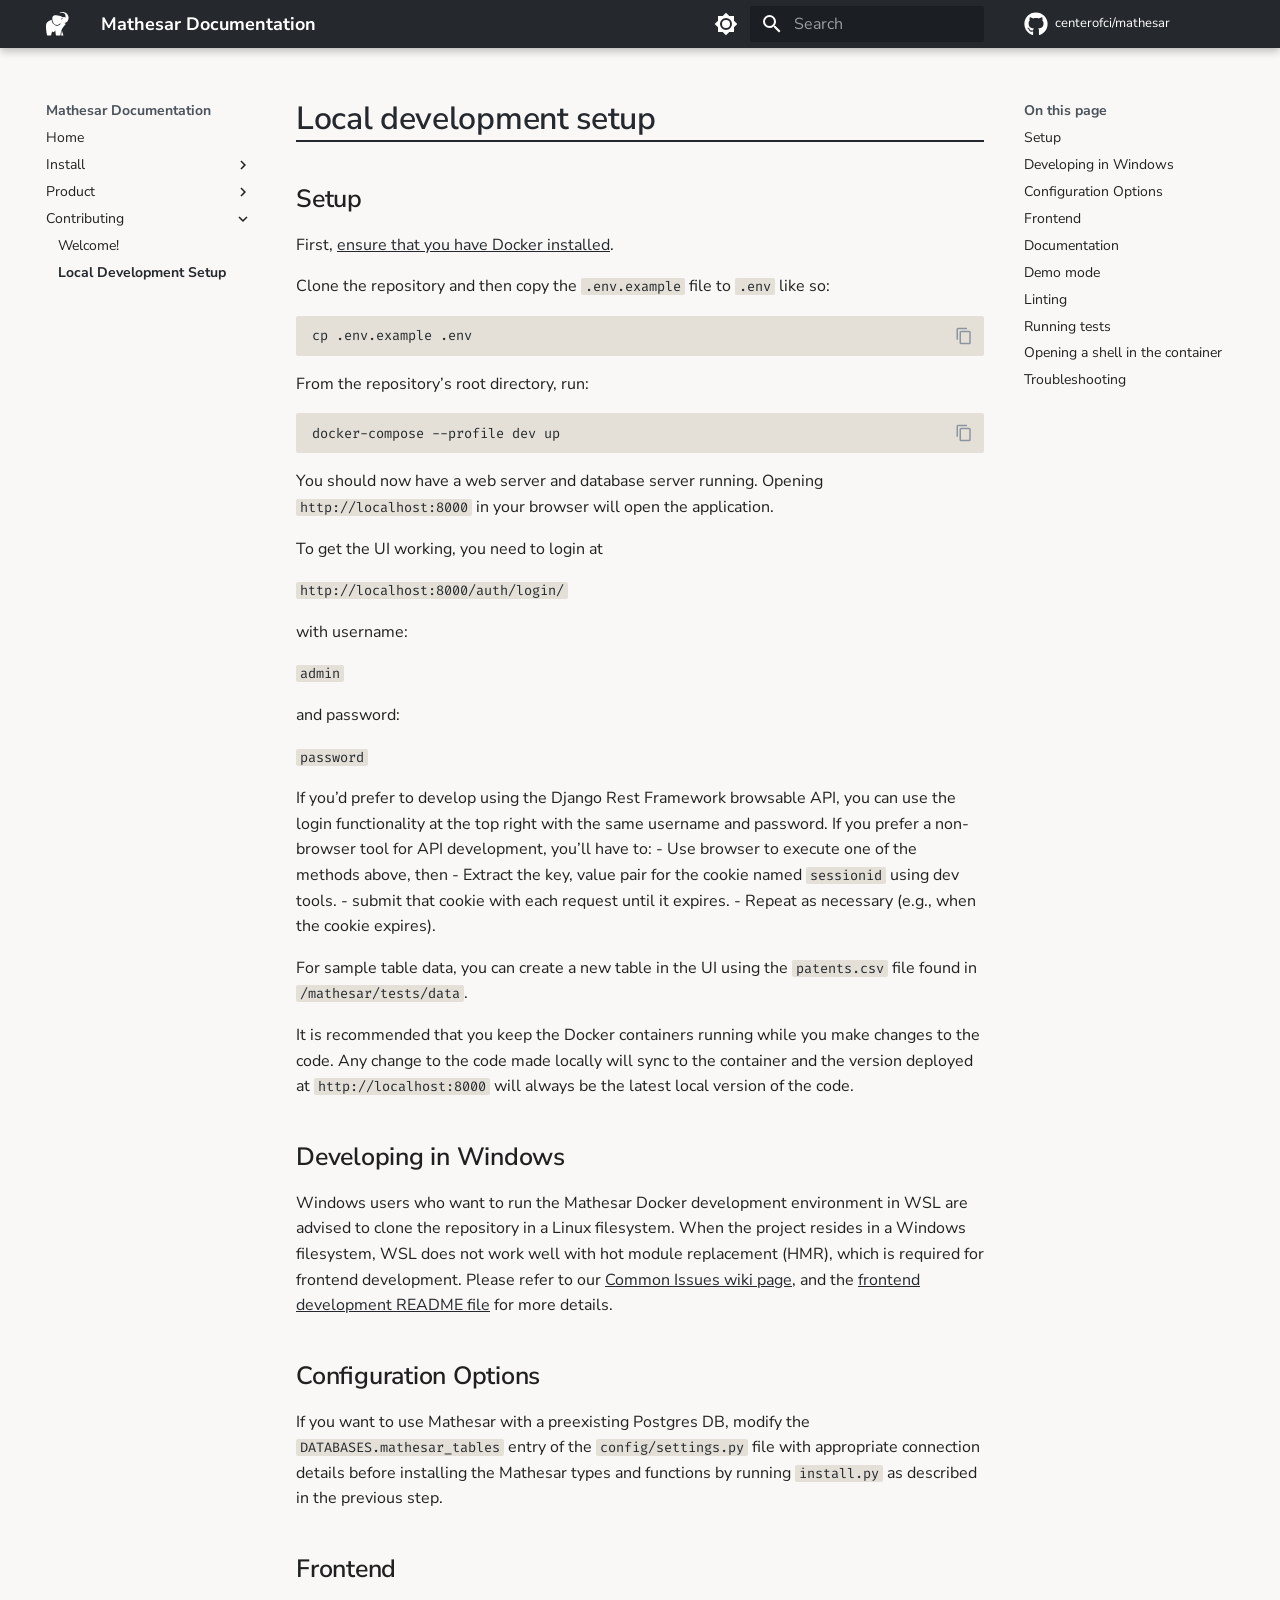
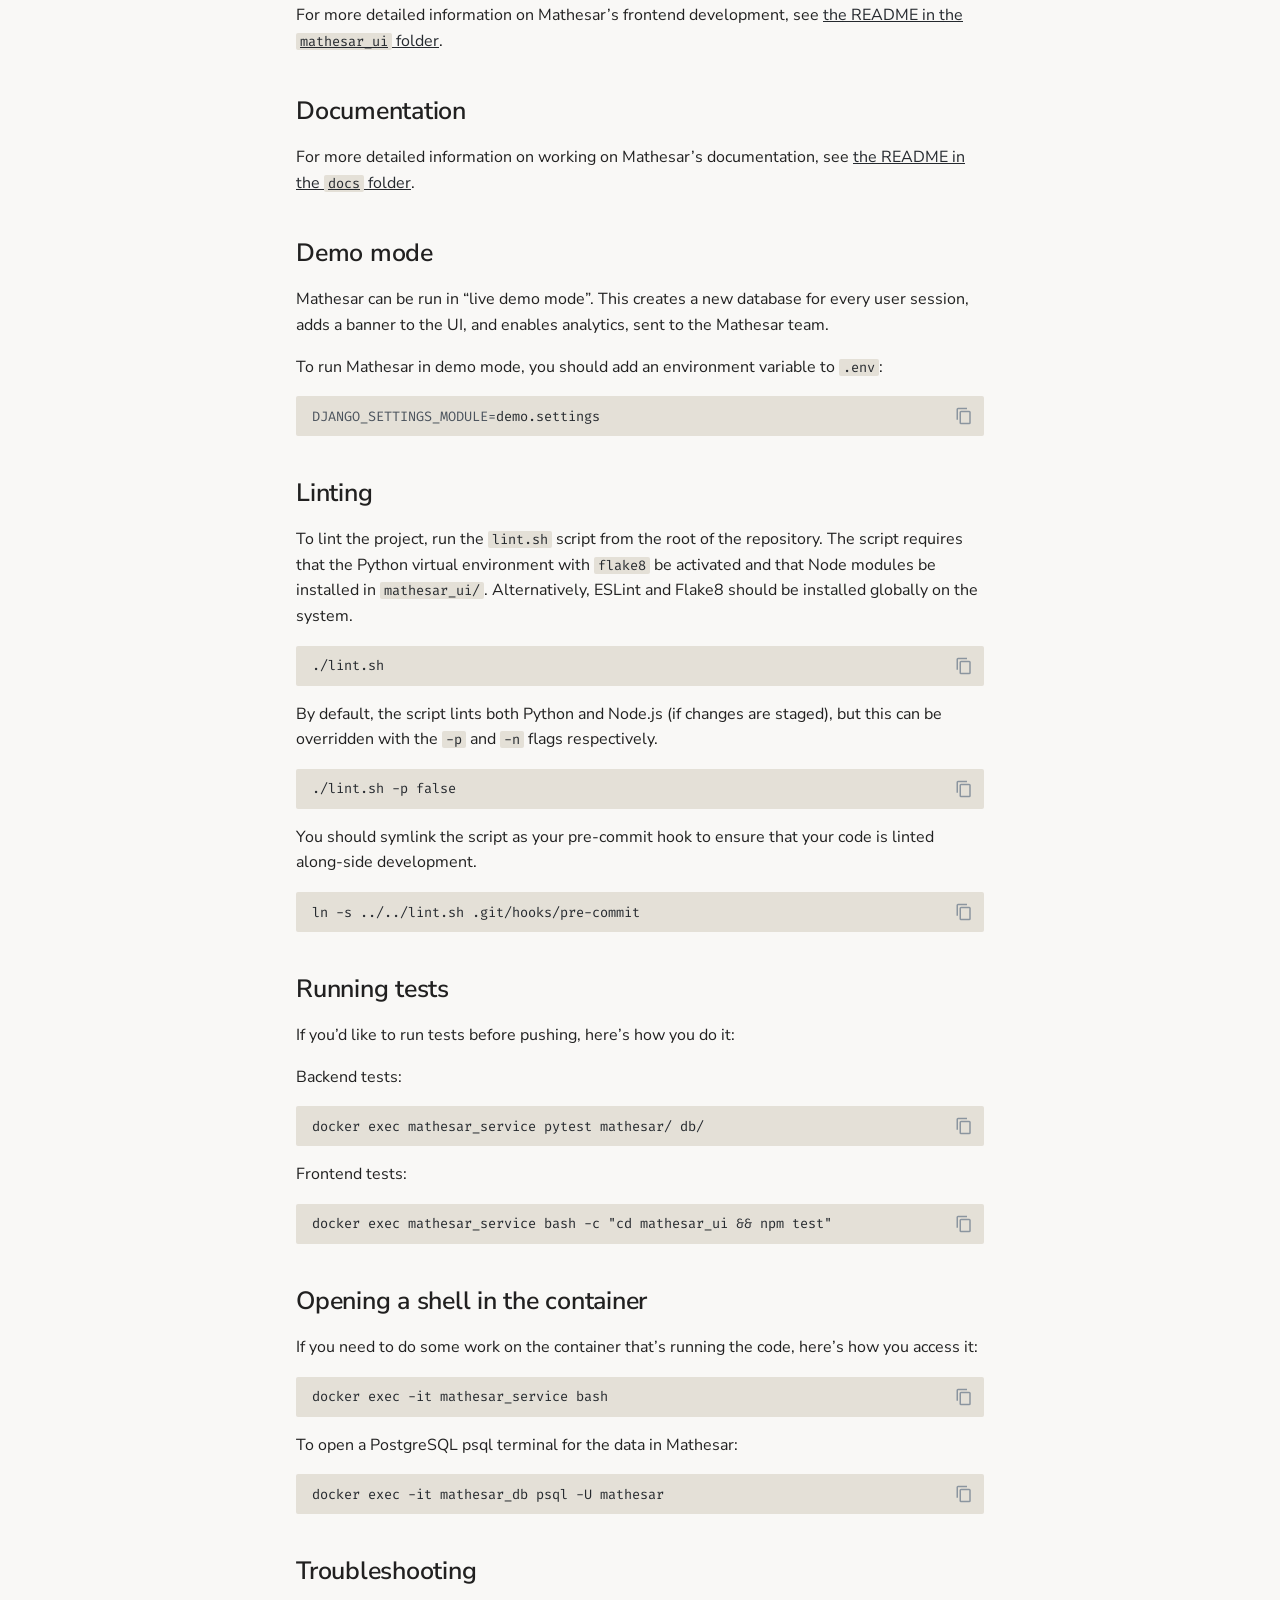
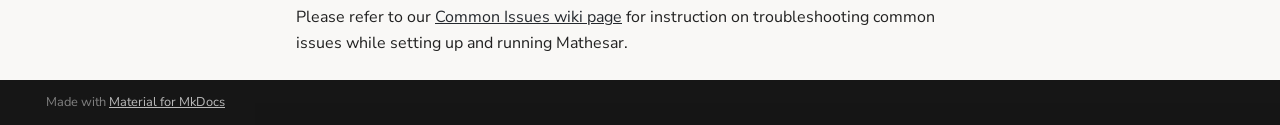
<file: contributing/local-dev/index.html>
<!doctype html>
<html lang="en" class="no-js">
  <head>
    
      <meta charset="utf-8">
      <meta name="viewport" content="width=device-width,initial-scale=1">
      
      
      
        <link rel="canonical" href="https://docs.mathesar.org/contributing/local-dev/">
      
      
        <link rel="prev" href="../welcome/">
      
      
      <link rel="icon" href="../../assets/images/favicon.ico">
      <meta name="generator" content="mkdocs-1.4.2, mkdocs-material-9.1.4">
    
    
      
        <title>Local Development Setup - Mathesar Documentation</title>
      
    
    
      <link rel="stylesheet" href="../../assets/stylesheets/main.240905d7.min.css">
      
        
        <link rel="stylesheet" href="../../assets/stylesheets/palette.a0c5b2b5.min.css">
      
      

    
    
    
      
        
        
        <link rel="preconnect" href="https://fonts.gstatic.com" crossorigin>
        <link rel="stylesheet" href="https://fonts.googleapis.com/css?family=Nunito+Sans:300,300i,400,400i,700,700i%7CFira+Code:400,400i,700,700i&display=fallback">
        <style>:root{--md-text-font:"Nunito Sans";--md-code-font:"Fira Code"}</style>
      
    
    
      <link rel="stylesheet" href="../../stylesheets/extra.css">
    
    <script>__md_scope=new URL("../..",location),__md_hash=e=>[...e].reduce((e,_)=>(e<<5)-e+_.charCodeAt(0),0),__md_get=(e,_=localStorage,t=__md_scope)=>JSON.parse(_.getItem(t.pathname+"."+e)),__md_set=(e,_,t=localStorage,a=__md_scope)=>{try{t.setItem(a.pathname+"."+e,JSON.stringify(_))}catch(e){}}</script>
    
      

    
    
    
  </head>
  
  
    
    
      
    
    
    
    
    <body dir="ltr" data-md-color-scheme="default" data-md-color-primary="" data-md-color-accent="">
  
    
    
      <script>var palette=__md_get("__palette");if(palette&&"object"==typeof palette.color)for(var key of Object.keys(palette.color))document.body.setAttribute("data-md-color-"+key,palette.color[key])</script>
    
    <input class="md-toggle" data-md-toggle="drawer" type="checkbox" id="__drawer" autocomplete="off">
    <input class="md-toggle" data-md-toggle="search" type="checkbox" id="__search" autocomplete="off">
    <label class="md-overlay" for="__drawer"></label>
    <div data-md-component="skip">
      
        
        <a href="#local-development-setup" class="md-skip">
          Skip to content
        </a>
      
    </div>
    <div data-md-component="announce">
      
    </div>
    
    
      

  

<header class="md-header md-header--shadow" data-md-component="header">
  <nav class="md-header__inner md-grid" aria-label="Header">
    <a href="../.." title="Mathesar Documentation" class="md-header__button md-logo" aria-label="Mathesar Documentation" data-md-component="logo">
      
  <img src="../../assets/images/logo.svg" alt="logo">

    </a>
    <label class="md-header__button md-icon" for="__drawer">
      <svg xmlns="http://www.w3.org/2000/svg" viewBox="0 0 24 24"><path d="M3 6h18v2H3V6m0 5h18v2H3v-2m0 5h18v2H3v-2Z"/></svg>
    </label>
    <div class="md-header__title" data-md-component="header-title">
      <div class="md-header__ellipsis">
        <div class="md-header__topic">
          <span class="md-ellipsis">
            Mathesar Documentation
          </span>
        </div>
        <div class="md-header__topic" data-md-component="header-topic">
          <span class="md-ellipsis">
            
              Local Development Setup
            
          </span>
        </div>
      </div>
    </div>
    
      <form class="md-header__option" data-md-component="palette">
        
          
          <input class="md-option" data-md-color-media="" data-md-color-scheme="default" data-md-color-primary="" data-md-color-accent=""  aria-label="Switch to dark mode"  type="radio" name="__palette" id="__palette_1">
          
            <label class="md-header__button md-icon" title="Switch to dark mode" for="__palette_2" hidden>
              <svg xmlns="http://www.w3.org/2000/svg" viewBox="0 0 24 24"><path d="M12 8a4 4 0 0 0-4 4 4 4 0 0 0 4 4 4 4 0 0 0 4-4 4 4 0 0 0-4-4m0 10a6 6 0 0 1-6-6 6 6 0 0 1 6-6 6 6 0 0 1 6 6 6 6 0 0 1-6 6m8-9.31V4h-4.69L12 .69 8.69 4H4v4.69L.69 12 4 15.31V20h4.69L12 23.31 15.31 20H20v-4.69L23.31 12 20 8.69Z"/></svg>
            </label>
          
        
          
          <input class="md-option" data-md-color-media="" data-md-color-scheme="slate" data-md-color-primary="" data-md-color-accent=""  aria-label="Switch to light mode"  type="radio" name="__palette" id="__palette_2">
          
            <label class="md-header__button md-icon" title="Switch to light mode" for="__palette_1" hidden>
              <svg xmlns="http://www.w3.org/2000/svg" viewBox="0 0 24 24"><path d="M12 18c-.89 0-1.74-.2-2.5-.55C11.56 16.5 13 14.42 13 12c0-2.42-1.44-4.5-3.5-5.45C10.26 6.2 11.11 6 12 6a6 6 0 0 1 6 6 6 6 0 0 1-6 6m8-9.31V4h-4.69L12 .69 8.69 4H4v4.69L.69 12 4 15.31V20h4.69L12 23.31 15.31 20H20v-4.69L23.31 12 20 8.69Z"/></svg>
            </label>
          
        
      </form>
    
    
    
      <label class="md-header__button md-icon" for="__search">
        <svg xmlns="http://www.w3.org/2000/svg" viewBox="0 0 24 24"><path d="M9.5 3A6.5 6.5 0 0 1 16 9.5c0 1.61-.59 3.09-1.56 4.23l.27.27h.79l5 5-1.5 1.5-5-5v-.79l-.27-.27A6.516 6.516 0 0 1 9.5 16 6.5 6.5 0 0 1 3 9.5 6.5 6.5 0 0 1 9.5 3m0 2C7 5 5 7 5 9.5S7 14 9.5 14 14 12 14 9.5 12 5 9.5 5Z"/></svg>
      </label>
      <div class="md-search" data-md-component="search" role="dialog">
  <label class="md-search__overlay" for="__search"></label>
  <div class="md-search__inner" role="search">
    <form class="md-search__form" name="search">
      <input type="text" class="md-search__input" name="query" aria-label="Search" placeholder="Search" autocapitalize="off" autocorrect="off" autocomplete="off" spellcheck="false" data-md-component="search-query" required>
      <label class="md-search__icon md-icon" for="__search">
        <svg xmlns="http://www.w3.org/2000/svg" viewBox="0 0 24 24"><path d="M9.5 3A6.5 6.5 0 0 1 16 9.5c0 1.61-.59 3.09-1.56 4.23l.27.27h.79l5 5-1.5 1.5-5-5v-.79l-.27-.27A6.516 6.516 0 0 1 9.5 16 6.5 6.5 0 0 1 3 9.5 6.5 6.5 0 0 1 9.5 3m0 2C7 5 5 7 5 9.5S7 14 9.5 14 14 12 14 9.5 12 5 9.5 5Z"/></svg>
        <svg xmlns="http://www.w3.org/2000/svg" viewBox="0 0 24 24"><path d="M20 11v2H8l5.5 5.5-1.42 1.42L4.16 12l7.92-7.92L13.5 5.5 8 11h12Z"/></svg>
      </label>
      <nav class="md-search__options" aria-label="Search">
        
        <button type="reset" class="md-search__icon md-icon" title="Clear" aria-label="Clear" tabindex="-1">
          <svg xmlns="http://www.w3.org/2000/svg" viewBox="0 0 24 24"><path d="M19 6.41 17.59 5 12 10.59 6.41 5 5 6.41 10.59 12 5 17.59 6.41 19 12 13.41 17.59 19 19 17.59 13.41 12 19 6.41Z"/></svg>
        </button>
      </nav>
      
    </form>
    <div class="md-search__output">
      <div class="md-search__scrollwrap" data-md-scrollfix>
        <div class="md-search-result" data-md-component="search-result">
          <div class="md-search-result__meta">
            Initializing search
          </div>
          <ol class="md-search-result__list" role="presentation"></ol>
        </div>
      </div>
    </div>
  </div>
</div>
    
    
      <div class="md-header__source">
        <a href="https://github.com/centerofci/mathesar/" title="Go to repository" class="md-source" data-md-component="source">
  <div class="md-source__icon md-icon">
    
    <svg xmlns="http://www.w3.org/2000/svg" viewBox="0 0 496 512"><!--! Font Awesome Free 6.3.0 by @fontawesome - https://fontawesome.com License - https://fontawesome.com/license/free (Icons: CC BY 4.0, Fonts: SIL OFL 1.1, Code: MIT License) Copyright 2023 Fonticons, Inc.--><path d="M165.9 397.4c0 2-2.3 3.6-5.2 3.6-3.3.3-5.6-1.3-5.6-3.6 0-2 2.3-3.6 5.2-3.6 3-.3 5.6 1.3 5.6 3.6zm-31.1-4.5c-.7 2 1.3 4.3 4.3 4.9 2.6 1 5.6 0 6.2-2s-1.3-4.3-4.3-5.2c-2.6-.7-5.5.3-6.2 2.3zm44.2-1.7c-2.9.7-4.9 2.6-4.6 4.9.3 2 2.9 3.3 5.9 2.6 2.9-.7 4.9-2.6 4.6-4.6-.3-1.9-3-3.2-5.9-2.9zM244.8 8C106.1 8 0 113.3 0 252c0 110.9 69.8 205.8 169.5 239.2 12.8 2.3 17.3-5.6 17.3-12.1 0-6.2-.3-40.4-.3-61.4 0 0-70 15-84.7-29.8 0 0-11.4-29.1-27.8-36.6 0 0-22.9-15.7 1.6-15.4 0 0 24.9 2 38.6 25.8 21.9 38.6 58.6 27.5 72.9 20.9 2.3-16 8.8-27.1 16-33.7-55.9-6.2-112.3-14.3-112.3-110.5 0-27.5 7.6-41.3 23.6-58.9-2.6-6.5-11.1-33.3 2.6-67.9 20.9-6.5 69 27 69 27 20-5.6 41.5-8.5 62.8-8.5s42.8 2.9 62.8 8.5c0 0 48.1-33.6 69-27 13.7 34.7 5.2 61.4 2.6 67.9 16 17.7 25.8 31.5 25.8 58.9 0 96.5-58.9 104.2-114.8 110.5 9.2 7.9 17 22.9 17 46.4 0 33.7-.3 75.4-.3 83.6 0 6.5 4.6 14.4 17.3 12.1C428.2 457.8 496 362.9 496 252 496 113.3 383.5 8 244.8 8zM97.2 352.9c-1.3 1-1 3.3.7 5.2 1.6 1.6 3.9 2.3 5.2 1 1.3-1 1-3.3-.7-5.2-1.6-1.6-3.9-2.3-5.2-1zm-10.8-8.1c-.7 1.3.3 2.9 2.3 3.9 1.6 1 3.6.7 4.3-.7.7-1.3-.3-2.9-2.3-3.9-2-.6-3.6-.3-4.3.7zm32.4 35.6c-1.6 1.3-1 4.3 1.3 6.2 2.3 2.3 5.2 2.6 6.5 1 1.3-1.3.7-4.3-1.3-6.2-2.2-2.3-5.2-2.6-6.5-1zm-11.4-14.7c-1.6 1-1.6 3.6 0 5.9 1.6 2.3 4.3 3.3 5.6 2.3 1.6-1.3 1.6-3.9 0-6.2-1.4-2.3-4-3.3-5.6-2z"/></svg>
  </div>
  <div class="md-source__repository">
    centerofci/mathesar
  </div>
</a>
      </div>
    
  </nav>
  
</header>
    
    <div class="md-container" data-md-component="container">
      
      
        
          
        
      
      <main class="md-main" data-md-component="main">
        <div class="md-main__inner md-grid">
          
            
              
              <div class="md-sidebar md-sidebar--primary" data-md-component="sidebar" data-md-type="navigation" >
                <div class="md-sidebar__scrollwrap">
                  <div class="md-sidebar__inner">
                    


<nav class="md-nav md-nav--primary" aria-label="Navigation" data-md-level="0">
  <label class="md-nav__title" for="__drawer">
    <a href="../.." title="Mathesar Documentation" class="md-nav__button md-logo" aria-label="Mathesar Documentation" data-md-component="logo">
      
  <img src="../../assets/images/logo.svg" alt="logo">

    </a>
    Mathesar Documentation
  </label>
  
    <div class="md-nav__source">
      <a href="https://github.com/centerofci/mathesar/" title="Go to repository" class="md-source" data-md-component="source">
  <div class="md-source__icon md-icon">
    
    <svg xmlns="http://www.w3.org/2000/svg" viewBox="0 0 496 512"><!--! Font Awesome Free 6.3.0 by @fontawesome - https://fontawesome.com License - https://fontawesome.com/license/free (Icons: CC BY 4.0, Fonts: SIL OFL 1.1, Code: MIT License) Copyright 2023 Fonticons, Inc.--><path d="M165.9 397.4c0 2-2.3 3.6-5.2 3.6-3.3.3-5.6-1.3-5.6-3.6 0-2 2.3-3.6 5.2-3.6 3-.3 5.6 1.3 5.6 3.6zm-31.1-4.5c-.7 2 1.3 4.3 4.3 4.9 2.6 1 5.6 0 6.2-2s-1.3-4.3-4.3-5.2c-2.6-.7-5.5.3-6.2 2.3zm44.2-1.7c-2.9.7-4.9 2.6-4.6 4.9.3 2 2.9 3.3 5.9 2.6 2.9-.7 4.9-2.6 4.6-4.6-.3-1.9-3-3.2-5.9-2.9zM244.8 8C106.1 8 0 113.3 0 252c0 110.9 69.8 205.8 169.5 239.2 12.8 2.3 17.3-5.6 17.3-12.1 0-6.2-.3-40.4-.3-61.4 0 0-70 15-84.7-29.8 0 0-11.4-29.1-27.8-36.6 0 0-22.9-15.7 1.6-15.4 0 0 24.9 2 38.6 25.8 21.9 38.6 58.6 27.5 72.9 20.9 2.3-16 8.8-27.1 16-33.7-55.9-6.2-112.3-14.3-112.3-110.5 0-27.5 7.6-41.3 23.6-58.9-2.6-6.5-11.1-33.3 2.6-67.9 20.9-6.5 69 27 69 27 20-5.6 41.5-8.5 62.8-8.5s42.8 2.9 62.8 8.5c0 0 48.1-33.6 69-27 13.7 34.7 5.2 61.4 2.6 67.9 16 17.7 25.8 31.5 25.8 58.9 0 96.5-58.9 104.2-114.8 110.5 9.2 7.9 17 22.9 17 46.4 0 33.7-.3 75.4-.3 83.6 0 6.5 4.6 14.4 17.3 12.1C428.2 457.8 496 362.9 496 252 496 113.3 383.5 8 244.8 8zM97.2 352.9c-1.3 1-1 3.3.7 5.2 1.6 1.6 3.9 2.3 5.2 1 1.3-1 1-3.3-.7-5.2-1.6-1.6-3.9-2.3-5.2-1zm-10.8-8.1c-.7 1.3.3 2.9 2.3 3.9 1.6 1 3.6.7 4.3-.7.7-1.3-.3-2.9-2.3-3.9-2-.6-3.6-.3-4.3.7zm32.4 35.6c-1.6 1.3-1 4.3 1.3 6.2 2.3 2.3 5.2 2.6 6.5 1 1.3-1.3.7-4.3-1.3-6.2-2.2-2.3-5.2-2.6-6.5-1zm-11.4-14.7c-1.6 1-1.6 3.6 0 5.9 1.6 2.3 4.3 3.3 5.6 2.3 1.6-1.3 1.6-3.9 0-6.2-1.4-2.3-4-3.3-5.6-2z"/></svg>
  </div>
  <div class="md-source__repository">
    centerofci/mathesar
  </div>
</a>
    </div>
  
  <ul class="md-nav__list" data-md-scrollfix>
    
      
      
      

  
  
  
    <li class="md-nav__item">
      <a href="../.." class="md-nav__link">
        Home
      </a>
    </li>
  

    
      
      
      

  
  
  
    
    <li class="md-nav__item md-nav__item--nested">
      
      
      
      
      <input class="md-nav__toggle md-toggle " type="checkbox" id="__nav_2" >
      
      
      
        <label class="md-nav__link" for="__nav_2" id="__nav_2_label" tabindex="0">
          Install
          <span class="md-nav__icon md-icon"></span>
        </label>
      
      <nav class="md-nav" data-md-level="1" aria-labelledby="__nav_2_label" aria-expanded="false">
        <label class="md-nav__title" for="__nav_2">
          <span class="md-nav__icon md-icon"></span>
          Install
        </label>
        <ul class="md-nav__list" data-md-scrollfix>
          
            
              
  
  
  
    <li class="md-nav__item">
      <a href="../../install/" class="md-nav__link">
        Install Mathesar
      </a>
    </li>
  

            
          
            
              
  
  
  
    
    <li class="md-nav__item md-nav__item--nested">
      
      
      
      
      <input class="md-nav__toggle md-toggle " type="checkbox" id="__nav_2_2" >
      
      
      
        <label class="md-nav__link" for="__nav_2_2" id="__nav_2_2_label" tabindex="0">
          Via Docker Compose
          <span class="md-nav__icon md-icon"></span>
        </label>
      
      <nav class="md-nav" data-md-level="2" aria-labelledby="__nav_2_2_label" aria-expanded="false">
        <label class="md-nav__title" for="__nav_2_2">
          <span class="md-nav__icon md-icon"></span>
          Via Docker Compose
        </label>
        <ul class="md-nav__list" data-md-scrollfix>
          
            
              
  
  
  
    <li class="md-nav__item">
      <a href="../../install/docker-compose/" class="md-nav__link">
        Install via Docker Compose
      </a>
    </li>
  

            
          
            
              
  
  
  
    <li class="md-nav__item">
      <a href="../../install/docker-compose/under-the-hood/" class="md-nav__link">
        Under the hood
      </a>
    </li>
  

            
          
            
              
  
  
  
    <li class="md-nav__item">
      <a href="../../install/docker-compose/troubleshooting/" class="md-nav__link">
        Troubleshooting
      </a>
    </li>
  

            
          
        </ul>
      </nav>
    </li>
  

            
          
        </ul>
      </nav>
    </li>
  

    
      
      
      

  
  
  
    
    <li class="md-nav__item md-nav__item--nested">
      
      
      
      
      <input class="md-nav__toggle md-toggle " type="checkbox" id="__nav_3" >
      
      
      
        <label class="md-nav__link" for="__nav_3" id="__nav_3_label" tabindex="0">
          Product
          <span class="md-nav__icon md-icon"></span>
        </label>
      
      <nav class="md-nav" data-md-level="1" aria-labelledby="__nav_3_label" aria-expanded="false">
        <label class="md-nav__title" for="__nav_3">
          <span class="md-nav__icon md-icon"></span>
          Product
        </label>
        <ul class="md-nav__list" data-md-scrollfix>
          
            
              
  
  
  
    <li class="md-nav__item">
      <a href="../../product/intro/" class="md-nav__link">
        Introduction
      </a>
    </li>
  

            
          
            
              
  
  
  
    <li class="md-nav__item">
      <a href="../../product/syncing-db/" class="md-nav__link">
        Syncing database changes
      </a>
    </li>
  

            
          
            
              
  
  
  
    <li class="md-nav__item">
      <a href="../../product/users/" class="md-nav__link">
        Users & Access Levels
      </a>
    </li>
  

            
          
        </ul>
      </nav>
    </li>
  

    
      
      
      

  
  
    
  
  
    
    <li class="md-nav__item md-nav__item--active md-nav__item--nested">
      
      
      
      
      <input class="md-nav__toggle md-toggle " type="checkbox" id="__nav_4" checked>
      
      
      
        <label class="md-nav__link" for="__nav_4" id="__nav_4_label" tabindex="0">
          Contributing
          <span class="md-nav__icon md-icon"></span>
        </label>
      
      <nav class="md-nav" data-md-level="1" aria-labelledby="__nav_4_label" aria-expanded="true">
        <label class="md-nav__title" for="__nav_4">
          <span class="md-nav__icon md-icon"></span>
          Contributing
        </label>
        <ul class="md-nav__list" data-md-scrollfix>
          
            
              
  
  
  
    <li class="md-nav__item">
      <a href="../welcome/" class="md-nav__link">
        Welcome!
      </a>
    </li>
  

            
          
            
              
  
  
    
  
  
    <li class="md-nav__item md-nav__item--active">
      
      <input class="md-nav__toggle md-toggle" type="checkbox" id="__toc">
      
      
        
      
      
        <label class="md-nav__link md-nav__link--active" for="__toc">
          Local Development Setup
          <span class="md-nav__icon md-icon"></span>
        </label>
      
      <a href="./" class="md-nav__link md-nav__link--active">
        Local Development Setup
      </a>
      
        

  

<nav class="md-nav md-nav--secondary" aria-label="On this page">
  
  
  
    
  
  
    <label class="md-nav__title" for="__toc">
      <span class="md-nav__icon md-icon"></span>
      On this page
    </label>
    <ul class="md-nav__list" data-md-component="toc" data-md-scrollfix>
      
        <li class="md-nav__item">
  <a href="#setup" class="md-nav__link">
    Setup
  </a>
  
</li>
      
        <li class="md-nav__item">
  <a href="#developing-in-windows" class="md-nav__link">
    Developing in Windows
  </a>
  
</li>
      
        <li class="md-nav__item">
  <a href="#configuration-options" class="md-nav__link">
    Configuration Options
  </a>
  
</li>
      
        <li class="md-nav__item">
  <a href="#frontend" class="md-nav__link">
    Frontend
  </a>
  
</li>
      
        <li class="md-nav__item">
  <a href="#documentation" class="md-nav__link">
    Documentation
  </a>
  
</li>
      
        <li class="md-nav__item">
  <a href="#demo-mode" class="md-nav__link">
    Demo mode
  </a>
  
</li>
      
        <li class="md-nav__item">
  <a href="#linting" class="md-nav__link">
    Linting
  </a>
  
</li>
      
        <li class="md-nav__item">
  <a href="#running-tests" class="md-nav__link">
    Running tests
  </a>
  
</li>
      
        <li class="md-nav__item">
  <a href="#opening-a-shell-in-the-container" class="md-nav__link">
    Opening a shell in the container
  </a>
  
</li>
      
        <li class="md-nav__item">
  <a href="#troubleshooting" class="md-nav__link">
    Troubleshooting
  </a>
  
</li>
      
    </ul>
  
</nav>
      
    </li>
  

            
          
        </ul>
      </nav>
    </li>
  

    
  </ul>
</nav>
                  </div>
                </div>
              </div>
            
            
              
              <div class="md-sidebar md-sidebar--secondary" data-md-component="sidebar" data-md-type="toc" >
                <div class="md-sidebar__scrollwrap">
                  <div class="md-sidebar__inner">
                    

  

<nav class="md-nav md-nav--secondary" aria-label="On this page">
  
  
  
    
  
  
    <label class="md-nav__title" for="__toc">
      <span class="md-nav__icon md-icon"></span>
      On this page
    </label>
    <ul class="md-nav__list" data-md-component="toc" data-md-scrollfix>
      
        <li class="md-nav__item">
  <a href="#setup" class="md-nav__link">
    Setup
  </a>
  
</li>
      
        <li class="md-nav__item">
  <a href="#developing-in-windows" class="md-nav__link">
    Developing in Windows
  </a>
  
</li>
      
        <li class="md-nav__item">
  <a href="#configuration-options" class="md-nav__link">
    Configuration Options
  </a>
  
</li>
      
        <li class="md-nav__item">
  <a href="#frontend" class="md-nav__link">
    Frontend
  </a>
  
</li>
      
        <li class="md-nav__item">
  <a href="#documentation" class="md-nav__link">
    Documentation
  </a>
  
</li>
      
        <li class="md-nav__item">
  <a href="#demo-mode" class="md-nav__link">
    Demo mode
  </a>
  
</li>
      
        <li class="md-nav__item">
  <a href="#linting" class="md-nav__link">
    Linting
  </a>
  
</li>
      
        <li class="md-nav__item">
  <a href="#running-tests" class="md-nav__link">
    Running tests
  </a>
  
</li>
      
        <li class="md-nav__item">
  <a href="#opening-a-shell-in-the-container" class="md-nav__link">
    Opening a shell in the container
  </a>
  
</li>
      
        <li class="md-nav__item">
  <a href="#troubleshooting" class="md-nav__link">
    Troubleshooting
  </a>
  
</li>
      
    </ul>
  
</nav>
                  </div>
                </div>
              </div>
            
          
          
            <div class="md-content" data-md-component="content">
              <article class="md-content__inner md-typeset">
                
                  

  
  


<h1 id="local-development-setup">Local development setup<a class="headerlink" href="#local-development-setup" title="Permanent link">&para;</a></h1>
<h2 id="setup">Setup<a class="headerlink" href="#setup" title="Permanent link">&para;</a></h2>
<p>First, <a href="https://docs.docker.com/get-docker/">ensure that you have Docker installed</a>.</p>
<p>Clone the repository and then copy the <code>.env.example</code> file to <code>.env</code> like so:
<div class="language-text highlight"><pre><span></span><code><span id="__span-0-1"><a id="__codelineno-0-1" name="__codelineno-0-1" href="#__codelineno-0-1"></a>cp .env.example .env
</span></code></pre></div></p>
<p>From the repository&rsquo;s root directory, run:
<div class="language-text highlight"><pre><span></span><code><span id="__span-1-1"><a id="__codelineno-1-1" name="__codelineno-1-1" href="#__codelineno-1-1"></a>docker-compose --profile dev up
</span></code></pre></div></p>
<p>You should now have a web server and database server running. Opening <code>http://localhost:8000</code> in your browser will open the application. </p>
<p>To get the UI working, you need to login at</p>
<p><code>http://localhost:8000/auth/login/</code></p>
<p>with username:</p>
<p><code>admin</code> </p>
<p>and password:</p>
<p><code>password</code> </p>
<p>If you&rsquo;d prefer to develop using the Django Rest Framework browsable API, you can use the login functionality at the top right with the same username and password. If you prefer a non-browser tool for API development, you&rsquo;ll have to:
- Use browser to execute one of the methods above, then
- Extract the key, value pair for the cookie named <code>sessionid</code> using dev tools.
- submit that cookie with each request until it expires.
- Repeat as necessary (e.g., when the cookie expires).</p>
<p>For sample table data, you can create a new table in the UI using the <code>patents.csv</code> file found in <code>/mathesar/tests/data</code>. </p>
<p>It is recommended that you keep the Docker containers running while you make changes to the code. Any change to the code made locally will sync to the container and the version deployed at <code>http://localhost:8000</code> will always be the latest local version of the code.</p>
<h2 id="developing-in-windows">Developing in Windows<a class="headerlink" href="#developing-in-windows" title="Permanent link">&para;</a></h2>
<p>Windows users who want to run the Mathesar Docker development environment in WSL are advised to clone the repository in a Linux filesystem. When the project resides in a Windows filesystem, WSL does not work well with hot module replacement (HMR), which is required for frontend development. Please refer to our <a href="https://wiki.mathesar.org/engineering/common-issues">Common Issues wiki page</a>, and the <a href="https://github.com/centerofci/mathesar/blob/master/mathesar_ui/README.md#developing-in-windows">frontend development README file</a> for more details.</p>
<h2 id="configuration-options">Configuration Options<a class="headerlink" href="#configuration-options" title="Permanent link">&para;</a></h2>
<p>If you want to use Mathesar with a preexisting Postgres DB, modify the <code>DATABASES.mathesar_tables</code> entry of the <code>config/settings.py</code> file with appropriate connection details before installing the Mathesar types and functions by running <code>install.py</code> as described in the previous step. </p>
<h2 id="frontend">Frontend<a class="headerlink" href="#frontend" title="Permanent link">&para;</a></h2>
<p>For more detailed information on Mathesar&rsquo;s frontend development, see <a href="https://github.com/centerofci/mathesar/blob/master/mathesar_ui/README.md">the README in the <code>mathesar_ui</code> folder</a>.</p>
<h2 id="documentation">Documentation<a class="headerlink" href="#documentation" title="Permanent link">&para;</a></h2>
<p>For more detailed information on working on Mathesar&rsquo;s documentation, see <a href="https://github.com/centerofci/mathesar/blob/master/docs/README.md">the README in the <code>docs</code> folder</a>.</p>
<h2 id="demo-mode">Demo mode<a class="headerlink" href="#demo-mode" title="Permanent link">&para;</a></h2>
<p>Mathesar can be run in &ldquo;live demo mode&rdquo;. This creates a new database for every user session, adds a banner to the UI, and enables analytics, sent to the Mathesar team.</p>
<p>To run Mathesar in demo mode, you should add an environment variable to <code>.env</code>:</p>
<div class="language-sh highlight"><pre><span></span><code><span id="__span-2-1"><a id="__codelineno-2-1" name="__codelineno-2-1" href="#__codelineno-2-1"></a><span class="nv">DJANGO_SETTINGS_MODULE</span><span class="o">=</span>demo.settings
</span></code></pre></div>
<h2 id="linting">Linting<a class="headerlink" href="#linting" title="Permanent link">&para;</a></h2>
<p>To lint the project, run the <code>lint.sh</code> script from the root of the repository. The script requires that the Python virtual environment with <code>flake8</code> be activated and that Node modules be installed in <code>mathesar_ui/</code>. Alternatively, ESLint and Flake8 should be installed globally on the system.
<div class="language-text highlight"><pre><span></span><code><span id="__span-3-1"><a id="__codelineno-3-1" name="__codelineno-3-1" href="#__codelineno-3-1"></a>./lint.sh
</span></code></pre></div></p>
<p>By default, the script lints both Python and Node.js (if changes are staged), but this can be overridden with the <code>-p</code> and <code>-n</code> flags respectively.
<div class="language-text highlight"><pre><span></span><code><span id="__span-4-1"><a id="__codelineno-4-1" name="__codelineno-4-1" href="#__codelineno-4-1"></a>./lint.sh -p false
</span></code></pre></div></p>
<p>You should symlink the script as your pre-commit hook to ensure that your code is linted along-side development.
<div class="language-text highlight"><pre><span></span><code><span id="__span-5-1"><a id="__codelineno-5-1" name="__codelineno-5-1" href="#__codelineno-5-1"></a>ln -s ../../lint.sh .git/hooks/pre-commit
</span></code></pre></div></p>
<h2 id="running-tests">Running tests<a class="headerlink" href="#running-tests" title="Permanent link">&para;</a></h2>
<p>If you&rsquo;d like to run tests before pushing, here&rsquo;s how you do it:</p>
<p>Backend tests:
<div class="language-text highlight"><pre><span></span><code><span id="__span-6-1"><a id="__codelineno-6-1" name="__codelineno-6-1" href="#__codelineno-6-1"></a>docker exec mathesar_service pytest mathesar/ db/
</span></code></pre></div></p>
<p>Frontend tests:
<div class="language-text highlight"><pre><span></span><code><span id="__span-7-1"><a id="__codelineno-7-1" name="__codelineno-7-1" href="#__codelineno-7-1"></a>docker exec mathesar_service bash -c &quot;cd mathesar_ui &amp;&amp; npm test&quot;
</span></code></pre></div></p>
<h2 id="opening-a-shell-in-the-container">Opening a shell in the container<a class="headerlink" href="#opening-a-shell-in-the-container" title="Permanent link">&para;</a></h2>
<p>If you need to do some work on the container that&rsquo;s running the code, here&rsquo;s how you access it:
<div class="language-text highlight"><pre><span></span><code><span id="__span-8-1"><a id="__codelineno-8-1" name="__codelineno-8-1" href="#__codelineno-8-1"></a>docker exec -it mathesar_service bash
</span></code></pre></div></p>
<p>To open a PostgreSQL psql terminal for the data in Mathesar:
<div class="language-text highlight"><pre><span></span><code><span id="__span-9-1"><a id="__codelineno-9-1" name="__codelineno-9-1" href="#__codelineno-9-1"></a>docker exec -it mathesar_db psql -U mathesar
</span></code></pre></div></p>
<h2 id="troubleshooting">Troubleshooting<a class="headerlink" href="#troubleshooting" title="Permanent link">&para;</a></h2>
<p>Please refer to our <a href="https://wiki.mathesar.org/engineering/common-issues">Common Issues wiki page</a> for instruction on troubleshooting common issues while setting up and running Mathesar.</p>





                
              </article>
            </div>
          
          
        </div>
        
      </main>
      
        <footer class="md-footer">
  
  <div class="md-footer-meta md-typeset">
    <div class="md-footer-meta__inner md-grid">
      <div class="md-copyright">
  
  
    Made with
    <a href="https://squidfunk.github.io/mkdocs-material/" target="_blank" rel="noopener">
      Material for MkDocs
    </a>
  
</div>
      
    </div>
  </div>
</footer>
      
    </div>
    <div class="md-dialog" data-md-component="dialog">
      <div class="md-dialog__inner md-typeset"></div>
    </div>
    
    <script id="__config" type="application/json">{"base": "../..", "features": ["content.code.copy"], "search": "../../assets/javascripts/workers/search.208ed371.min.js", "translations": {"clipboard.copied": "Copied to clipboard", "clipboard.copy": "Copy to clipboard", "search.result.more.one": "1 more on this page", "search.result.more.other": "# more on this page", "search.result.none": "No matching documents", "search.result.one": "1 matching document", "search.result.other": "# matching documents", "search.result.placeholder": "Type to start searching", "search.result.term.missing": "Missing", "select.version": "Select version"}}</script>
    
    
      <script src="../../assets/javascripts/bundle.19047be9.min.js"></script>
      
    
  </body>
</html>
</file>
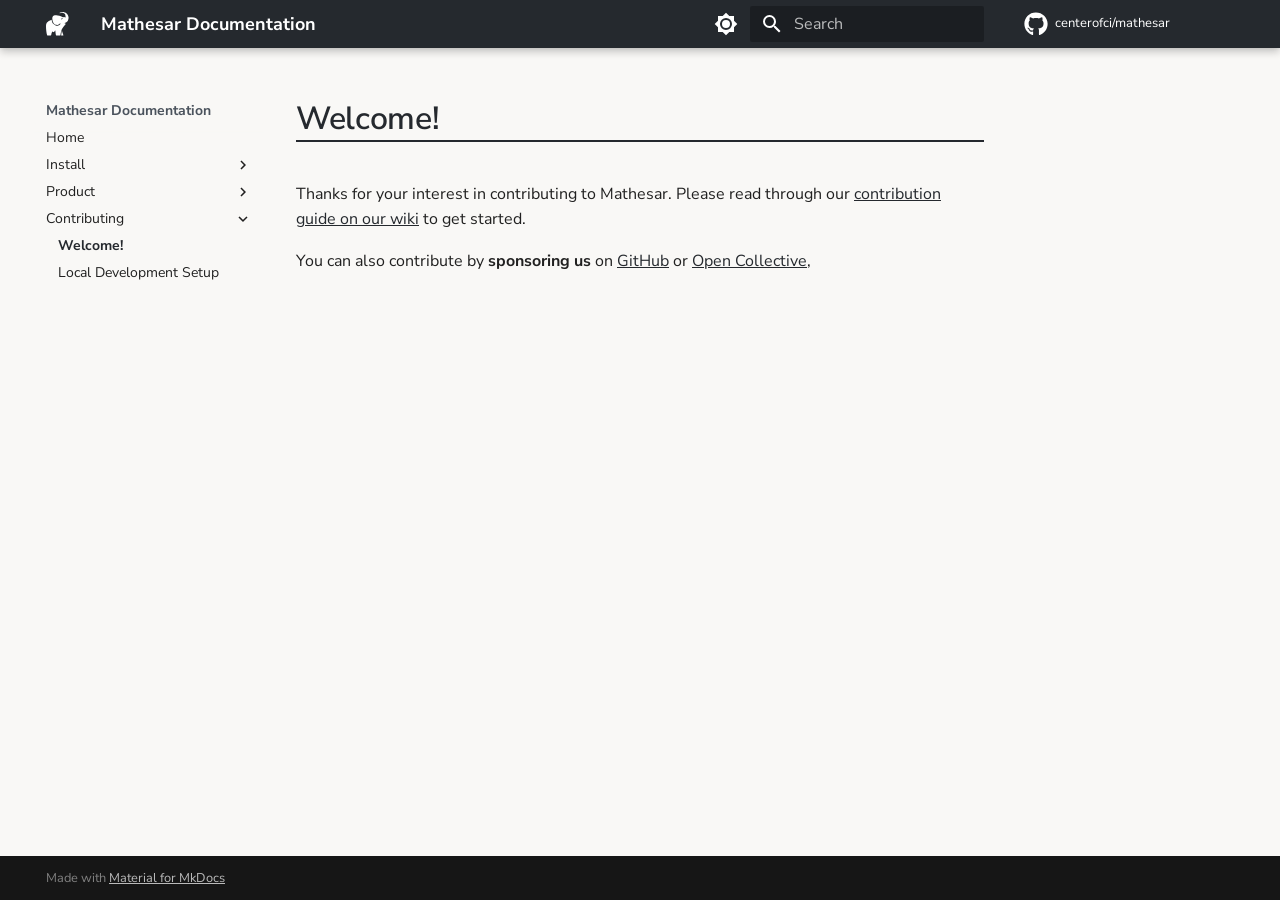
<file: contributing/welcome/index.html>
<!doctype html>
<html lang="en" class="no-js">
  <head>
    
      <meta charset="utf-8">
      <meta name="viewport" content="width=device-width,initial-scale=1">
      
      
      
        <link rel="canonical" href="https://docs.mathesar.org/contributing/welcome/">
      
      
        <link rel="prev" href="../../product/users/">
      
      
        <link rel="next" href="../local-dev/">
      
      <link rel="icon" href="../../assets/images/favicon.ico">
      <meta name="generator" content="mkdocs-1.4.2, mkdocs-material-9.1.4">
    
    
      
        <title>Welcome! - Mathesar Documentation</title>
      
    
    
      <link rel="stylesheet" href="../../assets/stylesheets/main.240905d7.min.css">
      
        
        <link rel="stylesheet" href="../../assets/stylesheets/palette.a0c5b2b5.min.css">
      
      

    
    
    
      
        
        
        <link rel="preconnect" href="https://fonts.gstatic.com" crossorigin>
        <link rel="stylesheet" href="https://fonts.googleapis.com/css?family=Nunito+Sans:300,300i,400,400i,700,700i%7CFira+Code:400,400i,700,700i&display=fallback">
        <style>:root{--md-text-font:"Nunito Sans";--md-code-font:"Fira Code"}</style>
      
    
    
      <link rel="stylesheet" href="../../stylesheets/extra.css">
    
    <script>__md_scope=new URL("../..",location),__md_hash=e=>[...e].reduce((e,_)=>(e<<5)-e+_.charCodeAt(0),0),__md_get=(e,_=localStorage,t=__md_scope)=>JSON.parse(_.getItem(t.pathname+"."+e)),__md_set=(e,_,t=localStorage,a=__md_scope)=>{try{t.setItem(a.pathname+"."+e,JSON.stringify(_))}catch(e){}}</script>
    
      

    
    
    
  </head>
  
  
    
    
      
    
    
    
    
    <body dir="ltr" data-md-color-scheme="default" data-md-color-primary="" data-md-color-accent="">
  
    
    
      <script>var palette=__md_get("__palette");if(palette&&"object"==typeof palette.color)for(var key of Object.keys(palette.color))document.body.setAttribute("data-md-color-"+key,palette.color[key])</script>
    
    <input class="md-toggle" data-md-toggle="drawer" type="checkbox" id="__drawer" autocomplete="off">
    <input class="md-toggle" data-md-toggle="search" type="checkbox" id="__search" autocomplete="off">
    <label class="md-overlay" for="__drawer"></label>
    <div data-md-component="skip">
      
        
        <a href="#welcome" class="md-skip">
          Skip to content
        </a>
      
    </div>
    <div data-md-component="announce">
      
    </div>
    
    
      

  

<header class="md-header md-header--shadow" data-md-component="header">
  <nav class="md-header__inner md-grid" aria-label="Header">
    <a href="../.." title="Mathesar Documentation" class="md-header__button md-logo" aria-label="Mathesar Documentation" data-md-component="logo">
      
  <img src="../../assets/images/logo.svg" alt="logo">

    </a>
    <label class="md-header__button md-icon" for="__drawer">
      <svg xmlns="http://www.w3.org/2000/svg" viewBox="0 0 24 24"><path d="M3 6h18v2H3V6m0 5h18v2H3v-2m0 5h18v2H3v-2Z"/></svg>
    </label>
    <div class="md-header__title" data-md-component="header-title">
      <div class="md-header__ellipsis">
        <div class="md-header__topic">
          <span class="md-ellipsis">
            Mathesar Documentation
          </span>
        </div>
        <div class="md-header__topic" data-md-component="header-topic">
          <span class="md-ellipsis">
            
              Welcome!
            
          </span>
        </div>
      </div>
    </div>
    
      <form class="md-header__option" data-md-component="palette">
        
          
          <input class="md-option" data-md-color-media="" data-md-color-scheme="default" data-md-color-primary="" data-md-color-accent=""  aria-label="Switch to dark mode"  type="radio" name="__palette" id="__palette_1">
          
            <label class="md-header__button md-icon" title="Switch to dark mode" for="__palette_2" hidden>
              <svg xmlns="http://www.w3.org/2000/svg" viewBox="0 0 24 24"><path d="M12 8a4 4 0 0 0-4 4 4 4 0 0 0 4 4 4 4 0 0 0 4-4 4 4 0 0 0-4-4m0 10a6 6 0 0 1-6-6 6 6 0 0 1 6-6 6 6 0 0 1 6 6 6 6 0 0 1-6 6m8-9.31V4h-4.69L12 .69 8.69 4H4v4.69L.69 12 4 15.31V20h4.69L12 23.31 15.31 20H20v-4.69L23.31 12 20 8.69Z"/></svg>
            </label>
          
        
          
          <input class="md-option" data-md-color-media="" data-md-color-scheme="slate" data-md-color-primary="" data-md-color-accent=""  aria-label="Switch to light mode"  type="radio" name="__palette" id="__palette_2">
          
            <label class="md-header__button md-icon" title="Switch to light mode" for="__palette_1" hidden>
              <svg xmlns="http://www.w3.org/2000/svg" viewBox="0 0 24 24"><path d="M12 18c-.89 0-1.74-.2-2.5-.55C11.56 16.5 13 14.42 13 12c0-2.42-1.44-4.5-3.5-5.45C10.26 6.2 11.11 6 12 6a6 6 0 0 1 6 6 6 6 0 0 1-6 6m8-9.31V4h-4.69L12 .69 8.69 4H4v4.69L.69 12 4 15.31V20h4.69L12 23.31 15.31 20H20v-4.69L23.31 12 20 8.69Z"/></svg>
            </label>
          
        
      </form>
    
    
    
      <label class="md-header__button md-icon" for="__search">
        <svg xmlns="http://www.w3.org/2000/svg" viewBox="0 0 24 24"><path d="M9.5 3A6.5 6.5 0 0 1 16 9.5c0 1.61-.59 3.09-1.56 4.23l.27.27h.79l5 5-1.5 1.5-5-5v-.79l-.27-.27A6.516 6.516 0 0 1 9.5 16 6.5 6.5 0 0 1 3 9.5 6.5 6.5 0 0 1 9.5 3m0 2C7 5 5 7 5 9.5S7 14 9.5 14 14 12 14 9.5 12 5 9.5 5Z"/></svg>
      </label>
      <div class="md-search" data-md-component="search" role="dialog">
  <label class="md-search__overlay" for="__search"></label>
  <div class="md-search__inner" role="search">
    <form class="md-search__form" name="search">
      <input type="text" class="md-search__input" name="query" aria-label="Search" placeholder="Search" autocapitalize="off" autocorrect="off" autocomplete="off" spellcheck="false" data-md-component="search-query" required>
      <label class="md-search__icon md-icon" for="__search">
        <svg xmlns="http://www.w3.org/2000/svg" viewBox="0 0 24 24"><path d="M9.5 3A6.5 6.5 0 0 1 16 9.5c0 1.61-.59 3.09-1.56 4.23l.27.27h.79l5 5-1.5 1.5-5-5v-.79l-.27-.27A6.516 6.516 0 0 1 9.5 16 6.5 6.5 0 0 1 3 9.5 6.5 6.5 0 0 1 9.5 3m0 2C7 5 5 7 5 9.5S7 14 9.5 14 14 12 14 9.5 12 5 9.5 5Z"/></svg>
        <svg xmlns="http://www.w3.org/2000/svg" viewBox="0 0 24 24"><path d="M20 11v2H8l5.5 5.5-1.42 1.42L4.16 12l7.92-7.92L13.5 5.5 8 11h12Z"/></svg>
      </label>
      <nav class="md-search__options" aria-label="Search">
        
        <button type="reset" class="md-search__icon md-icon" title="Clear" aria-label="Clear" tabindex="-1">
          <svg xmlns="http://www.w3.org/2000/svg" viewBox="0 0 24 24"><path d="M19 6.41 17.59 5 12 10.59 6.41 5 5 6.41 10.59 12 5 17.59 6.41 19 12 13.41 17.59 19 19 17.59 13.41 12 19 6.41Z"/></svg>
        </button>
      </nav>
      
    </form>
    <div class="md-search__output">
      <div class="md-search__scrollwrap" data-md-scrollfix>
        <div class="md-search-result" data-md-component="search-result">
          <div class="md-search-result__meta">
            Initializing search
          </div>
          <ol class="md-search-result__list" role="presentation"></ol>
        </div>
      </div>
    </div>
  </div>
</div>
    
    
      <div class="md-header__source">
        <a href="https://github.com/centerofci/mathesar/" title="Go to repository" class="md-source" data-md-component="source">
  <div class="md-source__icon md-icon">
    
    <svg xmlns="http://www.w3.org/2000/svg" viewBox="0 0 496 512"><!--! Font Awesome Free 6.3.0 by @fontawesome - https://fontawesome.com License - https://fontawesome.com/license/free (Icons: CC BY 4.0, Fonts: SIL OFL 1.1, Code: MIT License) Copyright 2023 Fonticons, Inc.--><path d="M165.9 397.4c0 2-2.3 3.6-5.2 3.6-3.3.3-5.6-1.3-5.6-3.6 0-2 2.3-3.6 5.2-3.6 3-.3 5.6 1.3 5.6 3.6zm-31.1-4.5c-.7 2 1.3 4.3 4.3 4.9 2.6 1 5.6 0 6.2-2s-1.3-4.3-4.3-5.2c-2.6-.7-5.5.3-6.2 2.3zm44.2-1.7c-2.9.7-4.9 2.6-4.6 4.9.3 2 2.9 3.3 5.9 2.6 2.9-.7 4.9-2.6 4.6-4.6-.3-1.9-3-3.2-5.9-2.9zM244.8 8C106.1 8 0 113.3 0 252c0 110.9 69.8 205.8 169.5 239.2 12.8 2.3 17.3-5.6 17.3-12.1 0-6.2-.3-40.4-.3-61.4 0 0-70 15-84.7-29.8 0 0-11.4-29.1-27.8-36.6 0 0-22.9-15.7 1.6-15.4 0 0 24.9 2 38.6 25.8 21.9 38.6 58.6 27.5 72.9 20.9 2.3-16 8.8-27.1 16-33.7-55.9-6.2-112.3-14.3-112.3-110.5 0-27.5 7.6-41.3 23.6-58.9-2.6-6.5-11.1-33.3 2.6-67.9 20.9-6.5 69 27 69 27 20-5.6 41.5-8.5 62.8-8.5s42.8 2.9 62.8 8.5c0 0 48.1-33.6 69-27 13.7 34.7 5.2 61.4 2.6 67.9 16 17.7 25.8 31.5 25.8 58.9 0 96.5-58.9 104.2-114.8 110.5 9.2 7.9 17 22.9 17 46.4 0 33.7-.3 75.4-.3 83.6 0 6.5 4.6 14.4 17.3 12.1C428.2 457.8 496 362.9 496 252 496 113.3 383.5 8 244.8 8zM97.2 352.9c-1.3 1-1 3.3.7 5.2 1.6 1.6 3.9 2.3 5.2 1 1.3-1 1-3.3-.7-5.2-1.6-1.6-3.9-2.3-5.2-1zm-10.8-8.1c-.7 1.3.3 2.9 2.3 3.9 1.6 1 3.6.7 4.3-.7.7-1.3-.3-2.9-2.3-3.9-2-.6-3.6-.3-4.3.7zm32.4 35.6c-1.6 1.3-1 4.3 1.3 6.2 2.3 2.3 5.2 2.6 6.5 1 1.3-1.3.7-4.3-1.3-6.2-2.2-2.3-5.2-2.6-6.5-1zm-11.4-14.7c-1.6 1-1.6 3.6 0 5.9 1.6 2.3 4.3 3.3 5.6 2.3 1.6-1.3 1.6-3.9 0-6.2-1.4-2.3-4-3.3-5.6-2z"/></svg>
  </div>
  <div class="md-source__repository">
    centerofci/mathesar
  </div>
</a>
      </div>
    
  </nav>
  
</header>
    
    <div class="md-container" data-md-component="container">
      
      
        
          
        
      
      <main class="md-main" data-md-component="main">
        <div class="md-main__inner md-grid">
          
            
              
              <div class="md-sidebar md-sidebar--primary" data-md-component="sidebar" data-md-type="navigation" >
                <div class="md-sidebar__scrollwrap">
                  <div class="md-sidebar__inner">
                    


<nav class="md-nav md-nav--primary" aria-label="Navigation" data-md-level="0">
  <label class="md-nav__title" for="__drawer">
    <a href="../.." title="Mathesar Documentation" class="md-nav__button md-logo" aria-label="Mathesar Documentation" data-md-component="logo">
      
  <img src="../../assets/images/logo.svg" alt="logo">

    </a>
    Mathesar Documentation
  </label>
  
    <div class="md-nav__source">
      <a href="https://github.com/centerofci/mathesar/" title="Go to repository" class="md-source" data-md-component="source">
  <div class="md-source__icon md-icon">
    
    <svg xmlns="http://www.w3.org/2000/svg" viewBox="0 0 496 512"><!--! Font Awesome Free 6.3.0 by @fontawesome - https://fontawesome.com License - https://fontawesome.com/license/free (Icons: CC BY 4.0, Fonts: SIL OFL 1.1, Code: MIT License) Copyright 2023 Fonticons, Inc.--><path d="M165.9 397.4c0 2-2.3 3.6-5.2 3.6-3.3.3-5.6-1.3-5.6-3.6 0-2 2.3-3.6 5.2-3.6 3-.3 5.6 1.3 5.6 3.6zm-31.1-4.5c-.7 2 1.3 4.3 4.3 4.9 2.6 1 5.6 0 6.2-2s-1.3-4.3-4.3-5.2c-2.6-.7-5.5.3-6.2 2.3zm44.2-1.7c-2.9.7-4.9 2.6-4.6 4.9.3 2 2.9 3.3 5.9 2.6 2.9-.7 4.9-2.6 4.6-4.6-.3-1.9-3-3.2-5.9-2.9zM244.8 8C106.1 8 0 113.3 0 252c0 110.9 69.8 205.8 169.5 239.2 12.8 2.3 17.3-5.6 17.3-12.1 0-6.2-.3-40.4-.3-61.4 0 0-70 15-84.7-29.8 0 0-11.4-29.1-27.8-36.6 0 0-22.9-15.7 1.6-15.4 0 0 24.9 2 38.6 25.8 21.9 38.6 58.6 27.5 72.9 20.9 2.3-16 8.8-27.1 16-33.7-55.9-6.2-112.3-14.3-112.3-110.5 0-27.5 7.6-41.3 23.6-58.9-2.6-6.5-11.1-33.3 2.6-67.9 20.9-6.5 69 27 69 27 20-5.6 41.5-8.5 62.8-8.5s42.8 2.9 62.8 8.5c0 0 48.1-33.6 69-27 13.7 34.7 5.2 61.4 2.6 67.9 16 17.7 25.8 31.5 25.8 58.9 0 96.5-58.9 104.2-114.8 110.5 9.2 7.9 17 22.9 17 46.4 0 33.7-.3 75.4-.3 83.6 0 6.5 4.6 14.4 17.3 12.1C428.2 457.8 496 362.9 496 252 496 113.3 383.5 8 244.8 8zM97.2 352.9c-1.3 1-1 3.3.7 5.2 1.6 1.6 3.9 2.3 5.2 1 1.3-1 1-3.3-.7-5.2-1.6-1.6-3.9-2.3-5.2-1zm-10.8-8.1c-.7 1.3.3 2.9 2.3 3.9 1.6 1 3.6.7 4.3-.7.7-1.3-.3-2.9-2.3-3.9-2-.6-3.6-.3-4.3.7zm32.4 35.6c-1.6 1.3-1 4.3 1.3 6.2 2.3 2.3 5.2 2.6 6.5 1 1.3-1.3.7-4.3-1.3-6.2-2.2-2.3-5.2-2.6-6.5-1zm-11.4-14.7c-1.6 1-1.6 3.6 0 5.9 1.6 2.3 4.3 3.3 5.6 2.3 1.6-1.3 1.6-3.9 0-6.2-1.4-2.3-4-3.3-5.6-2z"/></svg>
  </div>
  <div class="md-source__repository">
    centerofci/mathesar
  </div>
</a>
    </div>
  
  <ul class="md-nav__list" data-md-scrollfix>
    
      
      
      

  
  
  
    <li class="md-nav__item">
      <a href="../.." class="md-nav__link">
        Home
      </a>
    </li>
  

    
      
      
      

  
  
  
    
    <li class="md-nav__item md-nav__item--nested">
      
      
      
      
      <input class="md-nav__toggle md-toggle " type="checkbox" id="__nav_2" >
      
      
      
        <label class="md-nav__link" for="__nav_2" id="__nav_2_label" tabindex="0">
          Install
          <span class="md-nav__icon md-icon"></span>
        </label>
      
      <nav class="md-nav" data-md-level="1" aria-labelledby="__nav_2_label" aria-expanded="false">
        <label class="md-nav__title" for="__nav_2">
          <span class="md-nav__icon md-icon"></span>
          Install
        </label>
        <ul class="md-nav__list" data-md-scrollfix>
          
            
              
  
  
  
    <li class="md-nav__item">
      <a href="../../install/" class="md-nav__link">
        Install Mathesar
      </a>
    </li>
  

            
          
            
              
  
  
  
    
    <li class="md-nav__item md-nav__item--nested">
      
      
      
      
      <input class="md-nav__toggle md-toggle " type="checkbox" id="__nav_2_2" >
      
      
      
        <label class="md-nav__link" for="__nav_2_2" id="__nav_2_2_label" tabindex="0">
          Via Docker Compose
          <span class="md-nav__icon md-icon"></span>
        </label>
      
      <nav class="md-nav" data-md-level="2" aria-labelledby="__nav_2_2_label" aria-expanded="false">
        <label class="md-nav__title" for="__nav_2_2">
          <span class="md-nav__icon md-icon"></span>
          Via Docker Compose
        </label>
        <ul class="md-nav__list" data-md-scrollfix>
          
            
              
  
  
  
    <li class="md-nav__item">
      <a href="../../install/docker-compose/" class="md-nav__link">
        Install via Docker Compose
      </a>
    </li>
  

            
          
            
              
  
  
  
    <li class="md-nav__item">
      <a href="../../install/docker-compose/under-the-hood/" class="md-nav__link">
        Under the hood
      </a>
    </li>
  

            
          
            
              
  
  
  
    <li class="md-nav__item">
      <a href="../../install/docker-compose/troubleshooting/" class="md-nav__link">
        Troubleshooting
      </a>
    </li>
  

            
          
        </ul>
      </nav>
    </li>
  

            
          
        </ul>
      </nav>
    </li>
  

    
      
      
      

  
  
  
    
    <li class="md-nav__item md-nav__item--nested">
      
      
      
      
      <input class="md-nav__toggle md-toggle " type="checkbox" id="__nav_3" >
      
      
      
        <label class="md-nav__link" for="__nav_3" id="__nav_3_label" tabindex="0">
          Product
          <span class="md-nav__icon md-icon"></span>
        </label>
      
      <nav class="md-nav" data-md-level="1" aria-labelledby="__nav_3_label" aria-expanded="false">
        <label class="md-nav__title" for="__nav_3">
          <span class="md-nav__icon md-icon"></span>
          Product
        </label>
        <ul class="md-nav__list" data-md-scrollfix>
          
            
              
  
  
  
    <li class="md-nav__item">
      <a href="../../product/intro/" class="md-nav__link">
        Introduction
      </a>
    </li>
  

            
          
            
              
  
  
  
    <li class="md-nav__item">
      <a href="../../product/syncing-db/" class="md-nav__link">
        Syncing database changes
      </a>
    </li>
  

            
          
            
              
  
  
  
    <li class="md-nav__item">
      <a href="../../product/users/" class="md-nav__link">
        Users & Access Levels
      </a>
    </li>
  

            
          
        </ul>
      </nav>
    </li>
  

    
      
      
      

  
  
    
  
  
    
    <li class="md-nav__item md-nav__item--active md-nav__item--nested">
      
      
      
      
      <input class="md-nav__toggle md-toggle " type="checkbox" id="__nav_4" checked>
      
      
      
        <label class="md-nav__link" for="__nav_4" id="__nav_4_label" tabindex="0">
          Contributing
          <span class="md-nav__icon md-icon"></span>
        </label>
      
      <nav class="md-nav" data-md-level="1" aria-labelledby="__nav_4_label" aria-expanded="true">
        <label class="md-nav__title" for="__nav_4">
          <span class="md-nav__icon md-icon"></span>
          Contributing
        </label>
        <ul class="md-nav__list" data-md-scrollfix>
          
            
              
  
  
    
  
  
    <li class="md-nav__item md-nav__item--active">
      
      <input class="md-nav__toggle md-toggle" type="checkbox" id="__toc">
      
      
        
      
      
      <a href="./" class="md-nav__link md-nav__link--active">
        Welcome!
      </a>
      
    </li>
  

            
          
            
              
  
  
  
    <li class="md-nav__item">
      <a href="../local-dev/" class="md-nav__link">
        Local Development Setup
      </a>
    </li>
  

            
          
        </ul>
      </nav>
    </li>
  

    
  </ul>
</nav>
                  </div>
                </div>
              </div>
            
            
              
              <div class="md-sidebar md-sidebar--secondary" data-md-component="sidebar" data-md-type="toc" >
                <div class="md-sidebar__scrollwrap">
                  <div class="md-sidebar__inner">
                    

  

<nav class="md-nav md-nav--secondary" aria-label="On this page">
  
  
  
    
  
  
</nav>
                  </div>
                </div>
              </div>
            
          
          
            <div class="md-content" data-md-component="content">
              <article class="md-content__inner md-typeset">
                
                  

  
  


<h1 id="welcome">Welcome!<a class="headerlink" href="#welcome" title="Permanent link">&para;</a></h1>
<p>Thanks for your interest in contributing to Mathesar. Please read through our <a href="https://wiki.mathesar.org/en/community/contributing">contribution guide on our wiki</a> to get started.</p>
<p>You can also contribute by <strong>sponsoring us</strong> on <a href="https://github.com/sponsors/centerofci">GitHub</a> or <a href="https://opencollective.com/mathesar">Open Collective</a>,</p>





                
              </article>
            </div>
          
          
        </div>
        
      </main>
      
        <footer class="md-footer">
  
  <div class="md-footer-meta md-typeset">
    <div class="md-footer-meta__inner md-grid">
      <div class="md-copyright">
  
  
    Made with
    <a href="https://squidfunk.github.io/mkdocs-material/" target="_blank" rel="noopener">
      Material for MkDocs
    </a>
  
</div>
      
    </div>
  </div>
</footer>
      
    </div>
    <div class="md-dialog" data-md-component="dialog">
      <div class="md-dialog__inner md-typeset"></div>
    </div>
    
    <script id="__config" type="application/json">{"base": "../..", "features": ["content.code.copy"], "search": "../../assets/javascripts/workers/search.208ed371.min.js", "translations": {"clipboard.copied": "Copied to clipboard", "clipboard.copy": "Copy to clipboard", "search.result.more.one": "1 more on this page", "search.result.more.other": "# more on this page", "search.result.none": "No matching documents", "search.result.one": "1 matching document", "search.result.other": "# matching documents", "search.result.placeholder": "Type to start searching", "search.result.term.missing": "Missing", "select.version": "Select version"}}</script>
    
    
      <script src="../../assets/javascripts/bundle.19047be9.min.js"></script>
      
    
  </body>
</html>
</file>
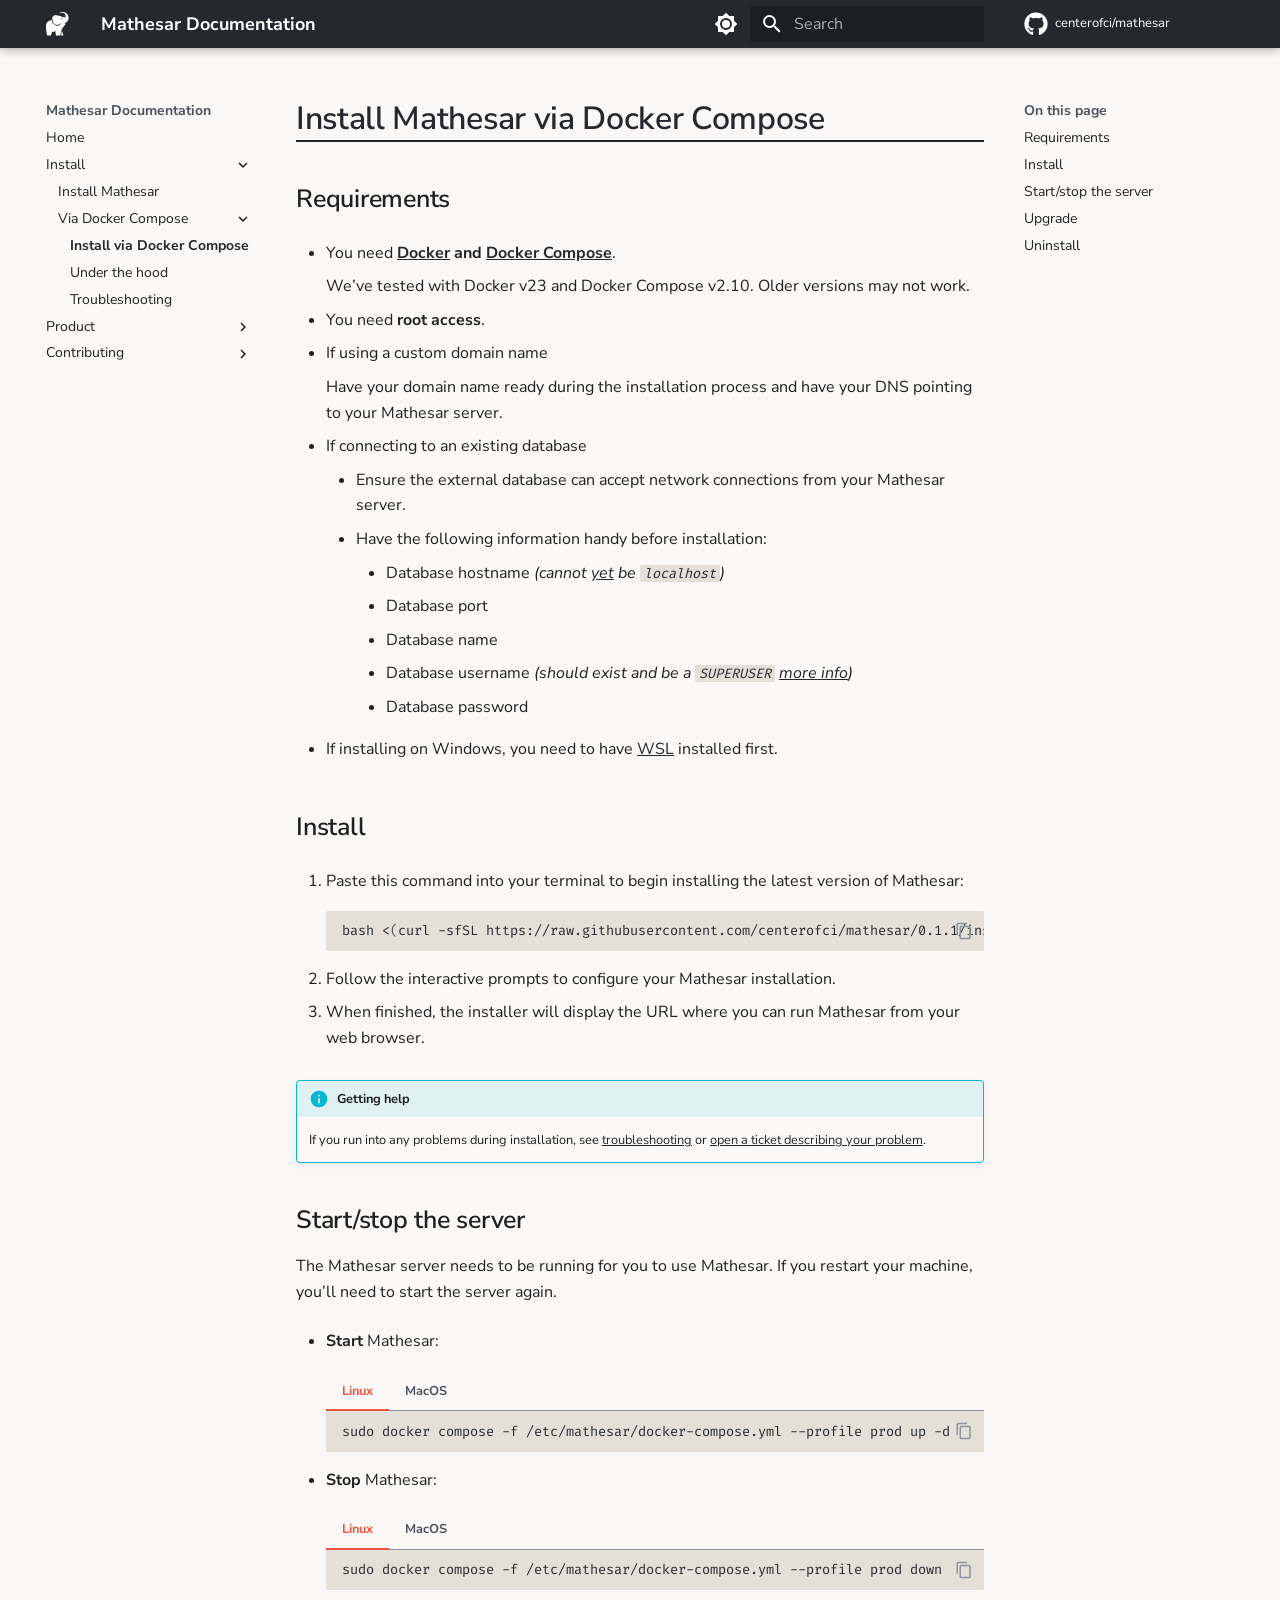
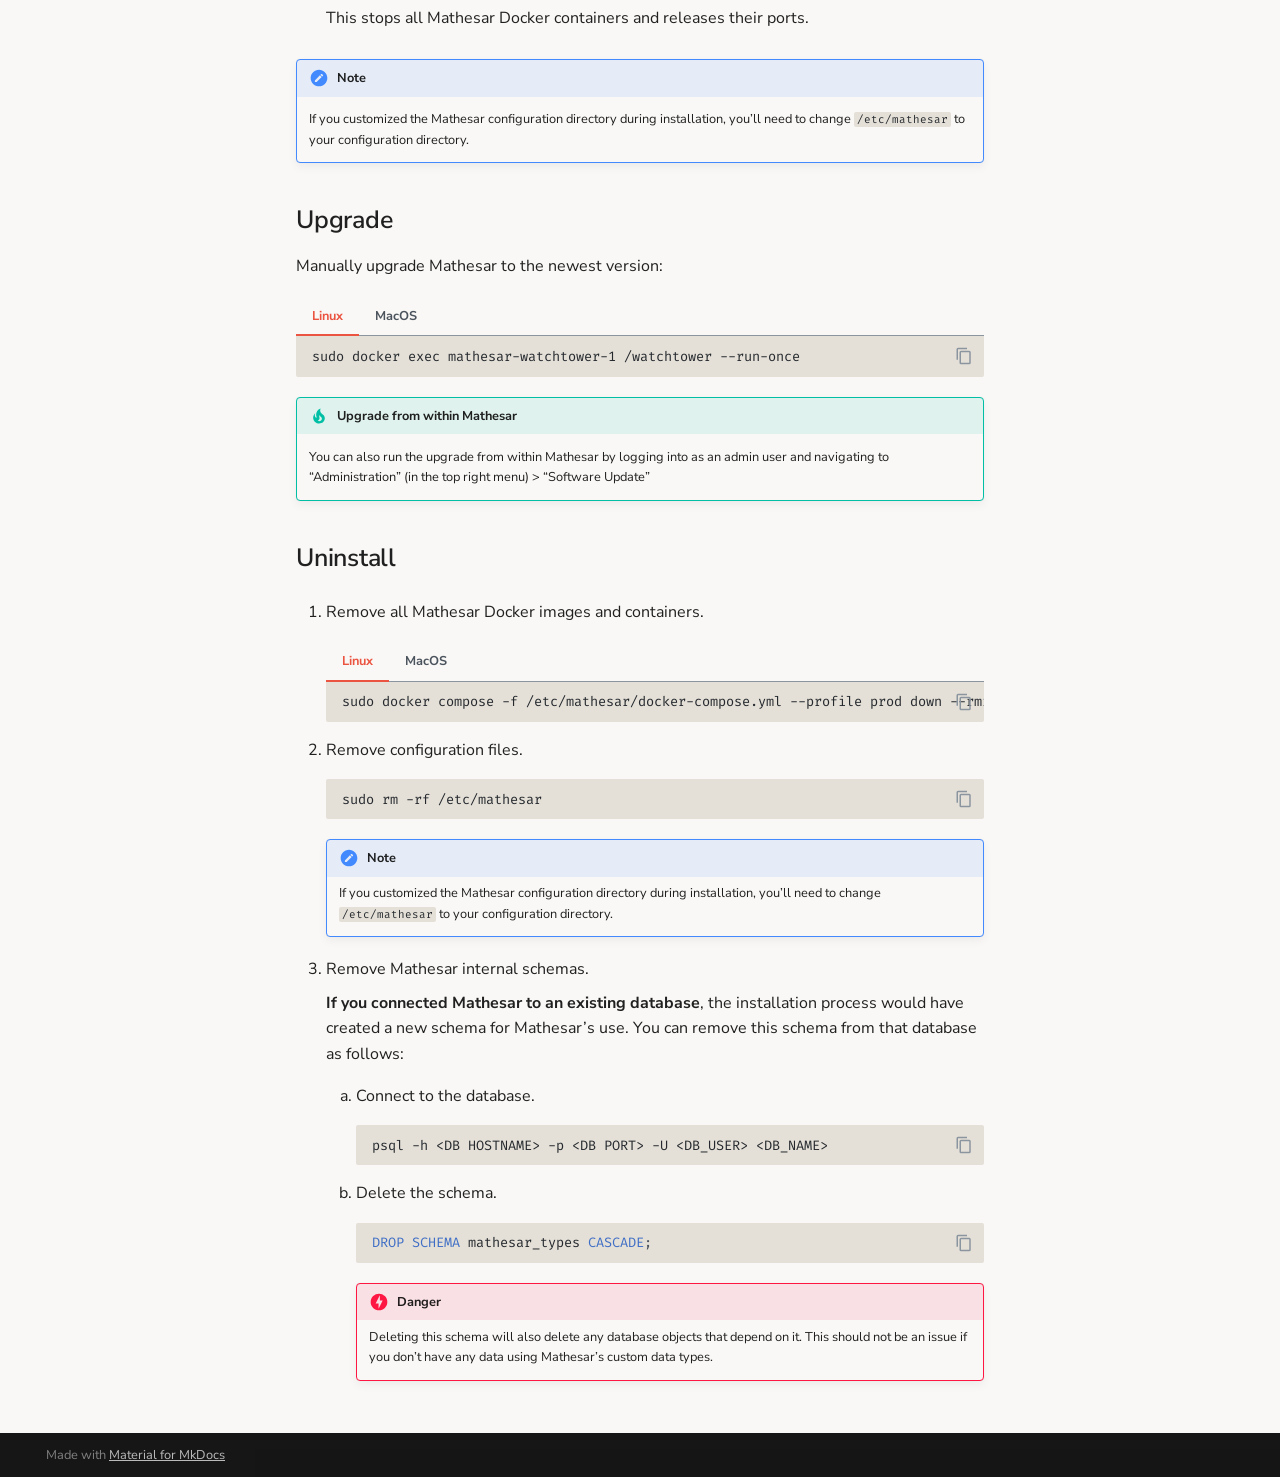
<file: install/docker-compose/index.html>
<!doctype html>
<html lang="en" class="no-js">
  <head>
    
      <meta charset="utf-8">
      <meta name="viewport" content="width=device-width,initial-scale=1">
      
      
      
        <link rel="canonical" href="https://docs.mathesar.org/install/docker-compose/">
      
      
        <link rel="prev" href="../">
      
      
        <link rel="next" href="under-the-hood/">
      
      <link rel="icon" href="../../assets/images/favicon.ico">
      <meta name="generator" content="mkdocs-1.4.2, mkdocs-material-9.1.4">
    
    
      
        <title>Install via Docker Compose - Mathesar Documentation</title>
      
    
    
      <link rel="stylesheet" href="../../assets/stylesheets/main.240905d7.min.css">
      
        
        <link rel="stylesheet" href="../../assets/stylesheets/palette.a0c5b2b5.min.css">
      
      

    
    
    
      
        
        
        <link rel="preconnect" href="https://fonts.gstatic.com" crossorigin>
        <link rel="stylesheet" href="https://fonts.googleapis.com/css?family=Nunito+Sans:300,300i,400,400i,700,700i%7CFira+Code:400,400i,700,700i&display=fallback">
        <style>:root{--md-text-font:"Nunito Sans";--md-code-font:"Fira Code"}</style>
      
    
    
      <link rel="stylesheet" href="../../stylesheets/extra.css">
    
    <script>__md_scope=new URL("../..",location),__md_hash=e=>[...e].reduce((e,_)=>(e<<5)-e+_.charCodeAt(0),0),__md_get=(e,_=localStorage,t=__md_scope)=>JSON.parse(_.getItem(t.pathname+"."+e)),__md_set=(e,_,t=localStorage,a=__md_scope)=>{try{t.setItem(a.pathname+"."+e,JSON.stringify(_))}catch(e){}}</script>
    
      

    
    
    
  </head>
  
  
    
    
      
    
    
    
    
    <body dir="ltr" data-md-color-scheme="default" data-md-color-primary="" data-md-color-accent="">
  
    
    
      <script>var palette=__md_get("__palette");if(palette&&"object"==typeof palette.color)for(var key of Object.keys(palette.color))document.body.setAttribute("data-md-color-"+key,palette.color[key])</script>
    
    <input class="md-toggle" data-md-toggle="drawer" type="checkbox" id="__drawer" autocomplete="off">
    <input class="md-toggle" data-md-toggle="search" type="checkbox" id="__search" autocomplete="off">
    <label class="md-overlay" for="__drawer"></label>
    <div data-md-component="skip">
      
        
        <a href="#install-mathesar-via-docker-compose" class="md-skip">
          Skip to content
        </a>
      
    </div>
    <div data-md-component="announce">
      
    </div>
    
    
      

  

<header class="md-header md-header--shadow" data-md-component="header">
  <nav class="md-header__inner md-grid" aria-label="Header">
    <a href="../.." title="Mathesar Documentation" class="md-header__button md-logo" aria-label="Mathesar Documentation" data-md-component="logo">
      
  <img src="../../assets/images/logo.svg" alt="logo">

    </a>
    <label class="md-header__button md-icon" for="__drawer">
      <svg xmlns="http://www.w3.org/2000/svg" viewBox="0 0 24 24"><path d="M3 6h18v2H3V6m0 5h18v2H3v-2m0 5h18v2H3v-2Z"/></svg>
    </label>
    <div class="md-header__title" data-md-component="header-title">
      <div class="md-header__ellipsis">
        <div class="md-header__topic">
          <span class="md-ellipsis">
            Mathesar Documentation
          </span>
        </div>
        <div class="md-header__topic" data-md-component="header-topic">
          <span class="md-ellipsis">
            
              Install via Docker Compose
            
          </span>
        </div>
      </div>
    </div>
    
      <form class="md-header__option" data-md-component="palette">
        
          
          <input class="md-option" data-md-color-media="" data-md-color-scheme="default" data-md-color-primary="" data-md-color-accent=""  aria-label="Switch to dark mode"  type="radio" name="__palette" id="__palette_1">
          
            <label class="md-header__button md-icon" title="Switch to dark mode" for="__palette_2" hidden>
              <svg xmlns="http://www.w3.org/2000/svg" viewBox="0 0 24 24"><path d="M12 8a4 4 0 0 0-4 4 4 4 0 0 0 4 4 4 4 0 0 0 4-4 4 4 0 0 0-4-4m0 10a6 6 0 0 1-6-6 6 6 0 0 1 6-6 6 6 0 0 1 6 6 6 6 0 0 1-6 6m8-9.31V4h-4.69L12 .69 8.69 4H4v4.69L.69 12 4 15.31V20h4.69L12 23.31 15.31 20H20v-4.69L23.31 12 20 8.69Z"/></svg>
            </label>
          
        
          
          <input class="md-option" data-md-color-media="" data-md-color-scheme="slate" data-md-color-primary="" data-md-color-accent=""  aria-label="Switch to light mode"  type="radio" name="__palette" id="__palette_2">
          
            <label class="md-header__button md-icon" title="Switch to light mode" for="__palette_1" hidden>
              <svg xmlns="http://www.w3.org/2000/svg" viewBox="0 0 24 24"><path d="M12 18c-.89 0-1.74-.2-2.5-.55C11.56 16.5 13 14.42 13 12c0-2.42-1.44-4.5-3.5-5.45C10.26 6.2 11.11 6 12 6a6 6 0 0 1 6 6 6 6 0 0 1-6 6m8-9.31V4h-4.69L12 .69 8.69 4H4v4.69L.69 12 4 15.31V20h4.69L12 23.31 15.31 20H20v-4.69L23.31 12 20 8.69Z"/></svg>
            </label>
          
        
      </form>
    
    
    
      <label class="md-header__button md-icon" for="__search">
        <svg xmlns="http://www.w3.org/2000/svg" viewBox="0 0 24 24"><path d="M9.5 3A6.5 6.5 0 0 1 16 9.5c0 1.61-.59 3.09-1.56 4.23l.27.27h.79l5 5-1.5 1.5-5-5v-.79l-.27-.27A6.516 6.516 0 0 1 9.5 16 6.5 6.5 0 0 1 3 9.5 6.5 6.5 0 0 1 9.5 3m0 2C7 5 5 7 5 9.5S7 14 9.5 14 14 12 14 9.5 12 5 9.5 5Z"/></svg>
      </label>
      <div class="md-search" data-md-component="search" role="dialog">
  <label class="md-search__overlay" for="__search"></label>
  <div class="md-search__inner" role="search">
    <form class="md-search__form" name="search">
      <input type="text" class="md-search__input" name="query" aria-label="Search" placeholder="Search" autocapitalize="off" autocorrect="off" autocomplete="off" spellcheck="false" data-md-component="search-query" required>
      <label class="md-search__icon md-icon" for="__search">
        <svg xmlns="http://www.w3.org/2000/svg" viewBox="0 0 24 24"><path d="M9.5 3A6.5 6.5 0 0 1 16 9.5c0 1.61-.59 3.09-1.56 4.23l.27.27h.79l5 5-1.5 1.5-5-5v-.79l-.27-.27A6.516 6.516 0 0 1 9.5 16 6.5 6.5 0 0 1 3 9.5 6.5 6.5 0 0 1 9.5 3m0 2C7 5 5 7 5 9.5S7 14 9.5 14 14 12 14 9.5 12 5 9.5 5Z"/></svg>
        <svg xmlns="http://www.w3.org/2000/svg" viewBox="0 0 24 24"><path d="M20 11v2H8l5.5 5.5-1.42 1.42L4.16 12l7.92-7.92L13.5 5.5 8 11h12Z"/></svg>
      </label>
      <nav class="md-search__options" aria-label="Search">
        
        <button type="reset" class="md-search__icon md-icon" title="Clear" aria-label="Clear" tabindex="-1">
          <svg xmlns="http://www.w3.org/2000/svg" viewBox="0 0 24 24"><path d="M19 6.41 17.59 5 12 10.59 6.41 5 5 6.41 10.59 12 5 17.59 6.41 19 12 13.41 17.59 19 19 17.59 13.41 12 19 6.41Z"/></svg>
        </button>
      </nav>
      
    </form>
    <div class="md-search__output">
      <div class="md-search__scrollwrap" data-md-scrollfix>
        <div class="md-search-result" data-md-component="search-result">
          <div class="md-search-result__meta">
            Initializing search
          </div>
          <ol class="md-search-result__list" role="presentation"></ol>
        </div>
      </div>
    </div>
  </div>
</div>
    
    
      <div class="md-header__source">
        <a href="https://github.com/centerofci/mathesar/" title="Go to repository" class="md-source" data-md-component="source">
  <div class="md-source__icon md-icon">
    
    <svg xmlns="http://www.w3.org/2000/svg" viewBox="0 0 496 512"><!--! Font Awesome Free 6.3.0 by @fontawesome - https://fontawesome.com License - https://fontawesome.com/license/free (Icons: CC BY 4.0, Fonts: SIL OFL 1.1, Code: MIT License) Copyright 2023 Fonticons, Inc.--><path d="M165.9 397.4c0 2-2.3 3.6-5.2 3.6-3.3.3-5.6-1.3-5.6-3.6 0-2 2.3-3.6 5.2-3.6 3-.3 5.6 1.3 5.6 3.6zm-31.1-4.5c-.7 2 1.3 4.3 4.3 4.9 2.6 1 5.6 0 6.2-2s-1.3-4.3-4.3-5.2c-2.6-.7-5.5.3-6.2 2.3zm44.2-1.7c-2.9.7-4.9 2.6-4.6 4.9.3 2 2.9 3.3 5.9 2.6 2.9-.7 4.9-2.6 4.6-4.6-.3-1.9-3-3.2-5.9-2.9zM244.8 8C106.1 8 0 113.3 0 252c0 110.9 69.8 205.8 169.5 239.2 12.8 2.3 17.3-5.6 17.3-12.1 0-6.2-.3-40.4-.3-61.4 0 0-70 15-84.7-29.8 0 0-11.4-29.1-27.8-36.6 0 0-22.9-15.7 1.6-15.4 0 0 24.9 2 38.6 25.8 21.9 38.6 58.6 27.5 72.9 20.9 2.3-16 8.8-27.1 16-33.7-55.9-6.2-112.3-14.3-112.3-110.5 0-27.5 7.6-41.3 23.6-58.9-2.6-6.5-11.1-33.3 2.6-67.9 20.9-6.5 69 27 69 27 20-5.6 41.5-8.5 62.8-8.5s42.8 2.9 62.8 8.5c0 0 48.1-33.6 69-27 13.7 34.7 5.2 61.4 2.6 67.9 16 17.7 25.8 31.5 25.8 58.9 0 96.5-58.9 104.2-114.8 110.5 9.2 7.9 17 22.9 17 46.4 0 33.7-.3 75.4-.3 83.6 0 6.5 4.6 14.4 17.3 12.1C428.2 457.8 496 362.9 496 252 496 113.3 383.5 8 244.8 8zM97.2 352.9c-1.3 1-1 3.3.7 5.2 1.6 1.6 3.9 2.3 5.2 1 1.3-1 1-3.3-.7-5.2-1.6-1.6-3.9-2.3-5.2-1zm-10.8-8.1c-.7 1.3.3 2.9 2.3 3.9 1.6 1 3.6.7 4.3-.7.7-1.3-.3-2.9-2.3-3.9-2-.6-3.6-.3-4.3.7zm32.4 35.6c-1.6 1.3-1 4.3 1.3 6.2 2.3 2.3 5.2 2.6 6.5 1 1.3-1.3.7-4.3-1.3-6.2-2.2-2.3-5.2-2.6-6.5-1zm-11.4-14.7c-1.6 1-1.6 3.6 0 5.9 1.6 2.3 4.3 3.3 5.6 2.3 1.6-1.3 1.6-3.9 0-6.2-1.4-2.3-4-3.3-5.6-2z"/></svg>
  </div>
  <div class="md-source__repository">
    centerofci/mathesar
  </div>
</a>
      </div>
    
  </nav>
  
</header>
    
    <div class="md-container" data-md-component="container">
      
      
        
          
        
      
      <main class="md-main" data-md-component="main">
        <div class="md-main__inner md-grid">
          
            
              
              <div class="md-sidebar md-sidebar--primary" data-md-component="sidebar" data-md-type="navigation" >
                <div class="md-sidebar__scrollwrap">
                  <div class="md-sidebar__inner">
                    


<nav class="md-nav md-nav--primary" aria-label="Navigation" data-md-level="0">
  <label class="md-nav__title" for="__drawer">
    <a href="../.." title="Mathesar Documentation" class="md-nav__button md-logo" aria-label="Mathesar Documentation" data-md-component="logo">
      
  <img src="../../assets/images/logo.svg" alt="logo">

    </a>
    Mathesar Documentation
  </label>
  
    <div class="md-nav__source">
      <a href="https://github.com/centerofci/mathesar/" title="Go to repository" class="md-source" data-md-component="source">
  <div class="md-source__icon md-icon">
    
    <svg xmlns="http://www.w3.org/2000/svg" viewBox="0 0 496 512"><!--! Font Awesome Free 6.3.0 by @fontawesome - https://fontawesome.com License - https://fontawesome.com/license/free (Icons: CC BY 4.0, Fonts: SIL OFL 1.1, Code: MIT License) Copyright 2023 Fonticons, Inc.--><path d="M165.9 397.4c0 2-2.3 3.6-5.2 3.6-3.3.3-5.6-1.3-5.6-3.6 0-2 2.3-3.6 5.2-3.6 3-.3 5.6 1.3 5.6 3.6zm-31.1-4.5c-.7 2 1.3 4.3 4.3 4.9 2.6 1 5.6 0 6.2-2s-1.3-4.3-4.3-5.2c-2.6-.7-5.5.3-6.2 2.3zm44.2-1.7c-2.9.7-4.9 2.6-4.6 4.9.3 2 2.9 3.3 5.9 2.6 2.9-.7 4.9-2.6 4.6-4.6-.3-1.9-3-3.2-5.9-2.9zM244.8 8C106.1 8 0 113.3 0 252c0 110.9 69.8 205.8 169.5 239.2 12.8 2.3 17.3-5.6 17.3-12.1 0-6.2-.3-40.4-.3-61.4 0 0-70 15-84.7-29.8 0 0-11.4-29.1-27.8-36.6 0 0-22.9-15.7 1.6-15.4 0 0 24.9 2 38.6 25.8 21.9 38.6 58.6 27.5 72.9 20.9 2.3-16 8.8-27.1 16-33.7-55.9-6.2-112.3-14.3-112.3-110.5 0-27.5 7.6-41.3 23.6-58.9-2.6-6.5-11.1-33.3 2.6-67.9 20.9-6.5 69 27 69 27 20-5.6 41.5-8.5 62.8-8.5s42.8 2.9 62.8 8.5c0 0 48.1-33.6 69-27 13.7 34.7 5.2 61.4 2.6 67.9 16 17.7 25.8 31.5 25.8 58.9 0 96.5-58.9 104.2-114.8 110.5 9.2 7.9 17 22.9 17 46.4 0 33.7-.3 75.4-.3 83.6 0 6.5 4.6 14.4 17.3 12.1C428.2 457.8 496 362.9 496 252 496 113.3 383.5 8 244.8 8zM97.2 352.9c-1.3 1-1 3.3.7 5.2 1.6 1.6 3.9 2.3 5.2 1 1.3-1 1-3.3-.7-5.2-1.6-1.6-3.9-2.3-5.2-1zm-10.8-8.1c-.7 1.3.3 2.9 2.3 3.9 1.6 1 3.6.7 4.3-.7.7-1.3-.3-2.9-2.3-3.9-2-.6-3.6-.3-4.3.7zm32.4 35.6c-1.6 1.3-1 4.3 1.3 6.2 2.3 2.3 5.2 2.6 6.5 1 1.3-1.3.7-4.3-1.3-6.2-2.2-2.3-5.2-2.6-6.5-1zm-11.4-14.7c-1.6 1-1.6 3.6 0 5.9 1.6 2.3 4.3 3.3 5.6 2.3 1.6-1.3 1.6-3.9 0-6.2-1.4-2.3-4-3.3-5.6-2z"/></svg>
  </div>
  <div class="md-source__repository">
    centerofci/mathesar
  </div>
</a>
    </div>
  
  <ul class="md-nav__list" data-md-scrollfix>
    
      
      
      

  
  
  
    <li class="md-nav__item">
      <a href="../.." class="md-nav__link">
        Home
      </a>
    </li>
  

    
      
      
      

  
  
    
  
  
    
    <li class="md-nav__item md-nav__item--active md-nav__item--nested">
      
      
      
      
      <input class="md-nav__toggle md-toggle " type="checkbox" id="__nav_2" checked>
      
      
      
        <label class="md-nav__link" for="__nav_2" id="__nav_2_label" tabindex="0">
          Install
          <span class="md-nav__icon md-icon"></span>
        </label>
      
      <nav class="md-nav" data-md-level="1" aria-labelledby="__nav_2_label" aria-expanded="true">
        <label class="md-nav__title" for="__nav_2">
          <span class="md-nav__icon md-icon"></span>
          Install
        </label>
        <ul class="md-nav__list" data-md-scrollfix>
          
            
              
  
  
  
    <li class="md-nav__item">
      <a href="../" class="md-nav__link">
        Install Mathesar
      </a>
    </li>
  

            
          
            
              
  
  
    
  
  
    
    <li class="md-nav__item md-nav__item--active md-nav__item--nested">
      
      
      
      
      <input class="md-nav__toggle md-toggle " type="checkbox" id="__nav_2_2" checked>
      
      
      
        <label class="md-nav__link" for="__nav_2_2" id="__nav_2_2_label" tabindex="0">
          Via Docker Compose
          <span class="md-nav__icon md-icon"></span>
        </label>
      
      <nav class="md-nav" data-md-level="2" aria-labelledby="__nav_2_2_label" aria-expanded="true">
        <label class="md-nav__title" for="__nav_2_2">
          <span class="md-nav__icon md-icon"></span>
          Via Docker Compose
        </label>
        <ul class="md-nav__list" data-md-scrollfix>
          
            
              
  
  
    
  
  
    <li class="md-nav__item md-nav__item--active">
      
      <input class="md-nav__toggle md-toggle" type="checkbox" id="__toc">
      
      
        
      
      
        <label class="md-nav__link md-nav__link--active" for="__toc">
          Install via Docker Compose
          <span class="md-nav__icon md-icon"></span>
        </label>
      
      <a href="./" class="md-nav__link md-nav__link--active">
        Install via Docker Compose
      </a>
      
        

  

<nav class="md-nav md-nav--secondary" aria-label="On this page">
  
  
  
    
  
  
    <label class="md-nav__title" for="__toc">
      <span class="md-nav__icon md-icon"></span>
      On this page
    </label>
    <ul class="md-nav__list" data-md-component="toc" data-md-scrollfix>
      
        <li class="md-nav__item">
  <a href="#requirements" class="md-nav__link">
    Requirements
  </a>
  
</li>
      
        <li class="md-nav__item">
  <a href="#install" class="md-nav__link">
    Install
  </a>
  
</li>
      
        <li class="md-nav__item">
  <a href="#start-stop" class="md-nav__link">
    Start/stop the server
  </a>
  
</li>
      
        <li class="md-nav__item">
  <a href="#upgrade" class="md-nav__link">
    Upgrade
  </a>
  
</li>
      
        <li class="md-nav__item">
  <a href="#uninstall" class="md-nav__link">
    Uninstall
  </a>
  
</li>
      
    </ul>
  
</nav>
      
    </li>
  

            
          
            
              
  
  
  
    <li class="md-nav__item">
      <a href="under-the-hood/" class="md-nav__link">
        Under the hood
      </a>
    </li>
  

            
          
            
              
  
  
  
    <li class="md-nav__item">
      <a href="troubleshooting/" class="md-nav__link">
        Troubleshooting
      </a>
    </li>
  

            
          
        </ul>
      </nav>
    </li>
  

            
          
        </ul>
      </nav>
    </li>
  

    
      
      
      

  
  
  
    
    <li class="md-nav__item md-nav__item--nested">
      
      
      
      
      <input class="md-nav__toggle md-toggle " type="checkbox" id="__nav_3" >
      
      
      
        <label class="md-nav__link" for="__nav_3" id="__nav_3_label" tabindex="0">
          Product
          <span class="md-nav__icon md-icon"></span>
        </label>
      
      <nav class="md-nav" data-md-level="1" aria-labelledby="__nav_3_label" aria-expanded="false">
        <label class="md-nav__title" for="__nav_3">
          <span class="md-nav__icon md-icon"></span>
          Product
        </label>
        <ul class="md-nav__list" data-md-scrollfix>
          
            
              
  
  
  
    <li class="md-nav__item">
      <a href="../../product/intro/" class="md-nav__link">
        Introduction
      </a>
    </li>
  

            
          
            
              
  
  
  
    <li class="md-nav__item">
      <a href="../../product/syncing-db/" class="md-nav__link">
        Syncing database changes
      </a>
    </li>
  

            
          
            
              
  
  
  
    <li class="md-nav__item">
      <a href="../../product/users/" class="md-nav__link">
        Users & Access Levels
      </a>
    </li>
  

            
          
        </ul>
      </nav>
    </li>
  

    
      
      
      

  
  
  
    
    <li class="md-nav__item md-nav__item--nested">
      
      
      
      
      <input class="md-nav__toggle md-toggle " type="checkbox" id="__nav_4" >
      
      
      
        <label class="md-nav__link" for="__nav_4" id="__nav_4_label" tabindex="0">
          Contributing
          <span class="md-nav__icon md-icon"></span>
        </label>
      
      <nav class="md-nav" data-md-level="1" aria-labelledby="__nav_4_label" aria-expanded="false">
        <label class="md-nav__title" for="__nav_4">
          <span class="md-nav__icon md-icon"></span>
          Contributing
        </label>
        <ul class="md-nav__list" data-md-scrollfix>
          
            
              
  
  
  
    <li class="md-nav__item">
      <a href="../../contributing/welcome/" class="md-nav__link">
        Welcome!
      </a>
    </li>
  

            
          
            
              
  
  
  
    <li class="md-nav__item">
      <a href="../../contributing/local-dev/" class="md-nav__link">
        Local Development Setup
      </a>
    </li>
  

            
          
        </ul>
      </nav>
    </li>
  

    
  </ul>
</nav>
                  </div>
                </div>
              </div>
            
            
              
              <div class="md-sidebar md-sidebar--secondary" data-md-component="sidebar" data-md-type="toc" >
                <div class="md-sidebar__scrollwrap">
                  <div class="md-sidebar__inner">
                    

  

<nav class="md-nav md-nav--secondary" aria-label="On this page">
  
  
  
    
  
  
    <label class="md-nav__title" for="__toc">
      <span class="md-nav__icon md-icon"></span>
      On this page
    </label>
    <ul class="md-nav__list" data-md-component="toc" data-md-scrollfix>
      
        <li class="md-nav__item">
  <a href="#requirements" class="md-nav__link">
    Requirements
  </a>
  
</li>
      
        <li class="md-nav__item">
  <a href="#install" class="md-nav__link">
    Install
  </a>
  
</li>
      
        <li class="md-nav__item">
  <a href="#start-stop" class="md-nav__link">
    Start/stop the server
  </a>
  
</li>
      
        <li class="md-nav__item">
  <a href="#upgrade" class="md-nav__link">
    Upgrade
  </a>
  
</li>
      
        <li class="md-nav__item">
  <a href="#uninstall" class="md-nav__link">
    Uninstall
  </a>
  
</li>
      
    </ul>
  
</nav>
                  </div>
                </div>
              </div>
            
          
          
            <div class="md-content" data-md-component="content">
              <article class="md-content__inner md-typeset">
                
                  

  
  


<h1 id="install-mathesar-via-docker-compose">Install Mathesar via Docker Compose<a class="headerlink" href="#install-mathesar-via-docker-compose" title="Permanent link">&para;</a></h1>
<h2 id="requirements">Requirements<a class="headerlink" href="#requirements" title="Permanent link">&para;</a></h2>
<ul>
<li>
<p>You need <strong><a href="https://docs.docker.com/desktop/">Docker</a> and <a href="https://docs.docker.com/compose/install/">Docker Compose</a></strong>.</p>
<p>We&rsquo;ve tested with Docker v23 and Docker Compose v2.10. Older versions may not work.</p>
</li>
<li>
<p>You need <strong>root access</strong>.</p>
</li>
<li>
<p>If using a custom domain name</p>
<p>Have your domain name ready during the installation process and have your DNS pointing to your Mathesar server.</p>
</li>
<li>
<p>If connecting to an existing database</p>
<ul>
<li>Ensure the external database can accept network connections from your Mathesar server.</li>
<li>
<p>Have the following information handy before installation:</p>
<ul>
<li>Database hostname <em>(cannot <a href="https://github.com/centerofci/mathesar/issues/2571">yet</a> be <code>localhost</code>)</em></li>
<li>Database port</li>
<li>Database name</li>
<li>Database username <em>(should exist and be a <code>SUPERUSER</code> <a href="https://www.postgresql.org/docs/13/sql-createrole.html">more info</a>)</em></li>
<li>Database password</li>
</ul>
</li>
</ul>
</li>
<li>
<p>If installing on Windows, you need to have <a href="https://learn.microsoft.com/en-us/windows/wsl/install">WSL</a> installed first.</p>
</li>
</ul>
<h2 id="install">Install<a class="headerlink" href="#install" title="Permanent link">&para;</a></h2>
<ol>
<li>
<p>Paste this command into your terminal to begin installing the latest version of Mathesar:</p>
<div class="language-sh highlight"><pre><span></span><code><span id="__span-0-1"><a id="__codelineno-0-1" name="__codelineno-0-1" href="#__codelineno-0-1"></a>bash<span class="w"> </span>&lt;<span class="o">(</span>curl<span class="w"> </span>-sfSL<span class="w"> </span>https://raw.githubusercontent.com/centerofci/mathesar/0.1.1/install.sh<span class="o">)</span>
</span></code></pre></div>
</li>
<li>
<p>Follow the interactive prompts to configure your Mathesar installation.</p>
</li>
<li>
<p>When finished, the installer will display the URL where you can run Mathesar from your web browser.</p>
</li>
</ol>
<div class="admonition info">
<p class="admonition-title">Getting help</p>
<p>If you run into any problems during installation, see <a href="troubleshooting/">troubleshooting</a> or <a href="https://github.com/centerofci/mathesar/issues/new/choose">open a ticket describing your problem</a>.</p>
</div>
<h2 id="start-stop">Start/stop the server<a class="headerlink" href="#start-stop" title="Permanent link">&para;</a></h2>
<p>The Mathesar server needs to be running for you to use Mathesar. If you restart your machine, you&rsquo;ll need to start the server again.</p>
<ul>
<li>
<p><strong>Start</strong> Mathesar:</p>
<div class="tabbed-set tabbed-alternate" data-tabs="1:2"><input checked="checked" id="__tabbed_1_1" name="__tabbed_1" type="radio" /><input id="__tabbed_1_2" name="__tabbed_1" type="radio" /><div class="tabbed-labels"><label for="__tabbed_1_1">Linux</label><label for="__tabbed_1_2">MacOS</label></div>
<div class="tabbed-content">
<div class="tabbed-block">
<div class="language-text highlight"><pre><span></span><code><span id="__span-1-1"><a id="__codelineno-1-1" name="__codelineno-1-1" href="#__codelineno-1-1"></a>sudo docker compose -f /etc/mathesar/docker-compose.yml --profile prod up -d
</span></code></pre></div>
</div>
<div class="tabbed-block">
<div class="language-text highlight"><pre><span></span><code><span id="__span-2-1"><a id="__codelineno-2-1" name="__codelineno-2-1" href="#__codelineno-2-1"></a>docker compose -f /etc/mathesar/docker-compose.yml --profile prod up -d
</span></code></pre></div>
</div>
</div>
</div>
</li>
<li>
<p><strong>Stop</strong> Mathesar:</p>
<div class="tabbed-set tabbed-alternate" data-tabs="2:2"><input checked="checked" id="__tabbed_2_1" name="__tabbed_2" type="radio" /><input id="__tabbed_2_2" name="__tabbed_2" type="radio" /><div class="tabbed-labels"><label for="__tabbed_2_1">Linux</label><label for="__tabbed_2_2">MacOS</label></div>
<div class="tabbed-content">
<div class="tabbed-block">
<div class="language-text highlight"><pre><span></span><code><span id="__span-3-1"><a id="__codelineno-3-1" name="__codelineno-3-1" href="#__codelineno-3-1"></a>sudo docker compose -f /etc/mathesar/docker-compose.yml --profile prod down
</span></code></pre></div>
</div>
<div class="tabbed-block">
<div class="language-text highlight"><pre><span></span><code><span id="__span-4-1"><a id="__codelineno-4-1" name="__codelineno-4-1" href="#__codelineno-4-1"></a>docker compose -f /etc/mathesar/docker-compose.yml --profile prod down
</span></code></pre></div>
</div>
</div>
</div>
<p>This stops all Mathesar Docker containers and releases their ports.</p>
</li>
</ul>
<div class="admonition note">
<p class="admonition-title">Note</p>
<p>If you customized the Mathesar configuration directory during installation, you&rsquo;ll need to change <code>/etc/mathesar</code> to your configuration directory.</p>
</div>
<h2 id="upgrade">Upgrade<a class="headerlink" href="#upgrade" title="Permanent link">&para;</a></h2>
<p>Manually upgrade Mathesar to the newest version:</p>
<div class="tabbed-set tabbed-alternate" data-tabs="3:2"><input checked="checked" id="__tabbed_3_1" name="__tabbed_3" type="radio" /><input id="__tabbed_3_2" name="__tabbed_3" type="radio" /><div class="tabbed-labels"><label for="__tabbed_3_1">Linux</label><label for="__tabbed_3_2">MacOS</label></div>
<div class="tabbed-content">
<div class="tabbed-block">
<div class="language-text highlight"><pre><span></span><code><span id="__span-5-1"><a id="__codelineno-5-1" name="__codelineno-5-1" href="#__codelineno-5-1"></a>sudo docker exec mathesar-watchtower-1 /watchtower --run-once
</span></code></pre></div>
</div>
<div class="tabbed-block">
<div class="language-text highlight"><pre><span></span><code><span id="__span-6-1"><a id="__codelineno-6-1" name="__codelineno-6-1" href="#__codelineno-6-1"></a>docker exec mathesar-watchtower-1 /watchtower --run-once
</span></code></pre></div>
</div>
</div>
</div>
<div class="admonition tip">
<p class="admonition-title">Upgrade from within Mathesar</p>
<p>You can also run the upgrade from within Mathesar by logging into as an admin user and navigating to &ldquo;Administration&rdquo; (in the top right menu) &gt; &ldquo;Software Update&rdquo;</p>
</div>
<h2 id="uninstall">Uninstall<a class="headerlink" href="#uninstall" title="Permanent link">&para;</a></h2>
<ol>
<li>
<p>Remove all Mathesar Docker images and containers.</p>
<div class="tabbed-set tabbed-alternate" data-tabs="4:2"><input checked="checked" id="__tabbed_4_1" name="__tabbed_4" type="radio" /><input id="__tabbed_4_2" name="__tabbed_4" type="radio" /><div class="tabbed-labels"><label for="__tabbed_4_1">Linux</label><label for="__tabbed_4_2">MacOS</label></div>
<div class="tabbed-content">
<div class="tabbed-block">
<div class="language-text highlight"><pre><span></span><code><span id="__span-7-1"><a id="__codelineno-7-1" name="__codelineno-7-1" href="#__codelineno-7-1"></a>sudo docker compose -f /etc/mathesar/docker-compose.yml --profile prod down --rmi all -v
</span></code></pre></div>
</div>
<div class="tabbed-block">
<div class="language-text highlight"><pre><span></span><code><span id="__span-8-1"><a id="__codelineno-8-1" name="__codelineno-8-1" href="#__codelineno-8-1"></a>docker compose -f /etc/mathesar/docker-compose.yml --profile prod down --rmi all -v
</span></code></pre></div>
</div>
</div>
</div>
</li>
<li>
<p>Remove configuration files.</p>
<div class="language-sh highlight"><pre><span></span><code><span id="__span-9-1"><a id="__codelineno-9-1" name="__codelineno-9-1" href="#__codelineno-9-1"></a>sudo<span class="w"> </span>rm<span class="w"> </span>-rf<span class="w"> </span>/etc/mathesar
</span></code></pre></div>
<div class="admonition note">
<p class="admonition-title">Note</p>
<p>If you customized the Mathesar configuration directory during installation, you&rsquo;ll need to change <code>/etc/mathesar</code> to your configuration directory.</p>
</div>
</li>
<li>
<p>Remove Mathesar internal schemas.</p>
<p><strong>If you connected Mathesar to an existing database</strong>, the installation process would have created a new schema for Mathesar&rsquo;s use. You can remove this schema from that database as follows:</p>
<ol>
<li>
<p>Connect to the database.</p>
<div class="language-text highlight"><pre><span></span><code><span id="__span-10-1"><a id="__codelineno-10-1" name="__codelineno-10-1" href="#__codelineno-10-1"></a>psql -h &lt;DB HOSTNAME&gt; -p &lt;DB PORT&gt; -U &lt;DB_USER&gt; &lt;DB_NAME&gt;
</span></code></pre></div>
</li>
<li>
<p>Delete the schema.</p>
<div class="language-postgresql highlight"><pre><span></span><code><span id="__span-11-1"><a id="__codelineno-11-1" name="__codelineno-11-1" href="#__codelineno-11-1"></a><span class="k">DROP</span><span class="w"> </span><span class="k">SCHEMA</span><span class="w"> </span><span class="n">mathesar_types</span><span class="w"> </span><span class="k">CASCADE</span><span class="p">;</span>
</span></code></pre></div>
<div class="admonition danger">
<p class="admonition-title">Danger</p>
<p>Deleting this schema will also delete any database objects that depend on it. This should not be an issue if you don&rsquo;t have any data using Mathesar&rsquo;s custom data types.</p>
</div>
</li>
</ol>
</li>
</ol>





                
              </article>
            </div>
          
          
        </div>
        
      </main>
      
        <footer class="md-footer">
  
  <div class="md-footer-meta md-typeset">
    <div class="md-footer-meta__inner md-grid">
      <div class="md-copyright">
  
  
    Made with
    <a href="https://squidfunk.github.io/mkdocs-material/" target="_blank" rel="noopener">
      Material for MkDocs
    </a>
  
</div>
      
    </div>
  </div>
</footer>
      
    </div>
    <div class="md-dialog" data-md-component="dialog">
      <div class="md-dialog__inner md-typeset"></div>
    </div>
    
    <script id="__config" type="application/json">{"base": "../..", "features": ["content.code.copy"], "search": "../../assets/javascripts/workers/search.208ed371.min.js", "translations": {"clipboard.copied": "Copied to clipboard", "clipboard.copy": "Copy to clipboard", "search.result.more.one": "1 more on this page", "search.result.more.other": "# more on this page", "search.result.none": "No matching documents", "search.result.one": "1 matching document", "search.result.other": "# matching documents", "search.result.placeholder": "Type to start searching", "search.result.term.missing": "Missing", "select.version": "Select version"}}</script>
    
    
      <script src="../../assets/javascripts/bundle.19047be9.min.js"></script>
      
    
  </body>
</html>
</file>
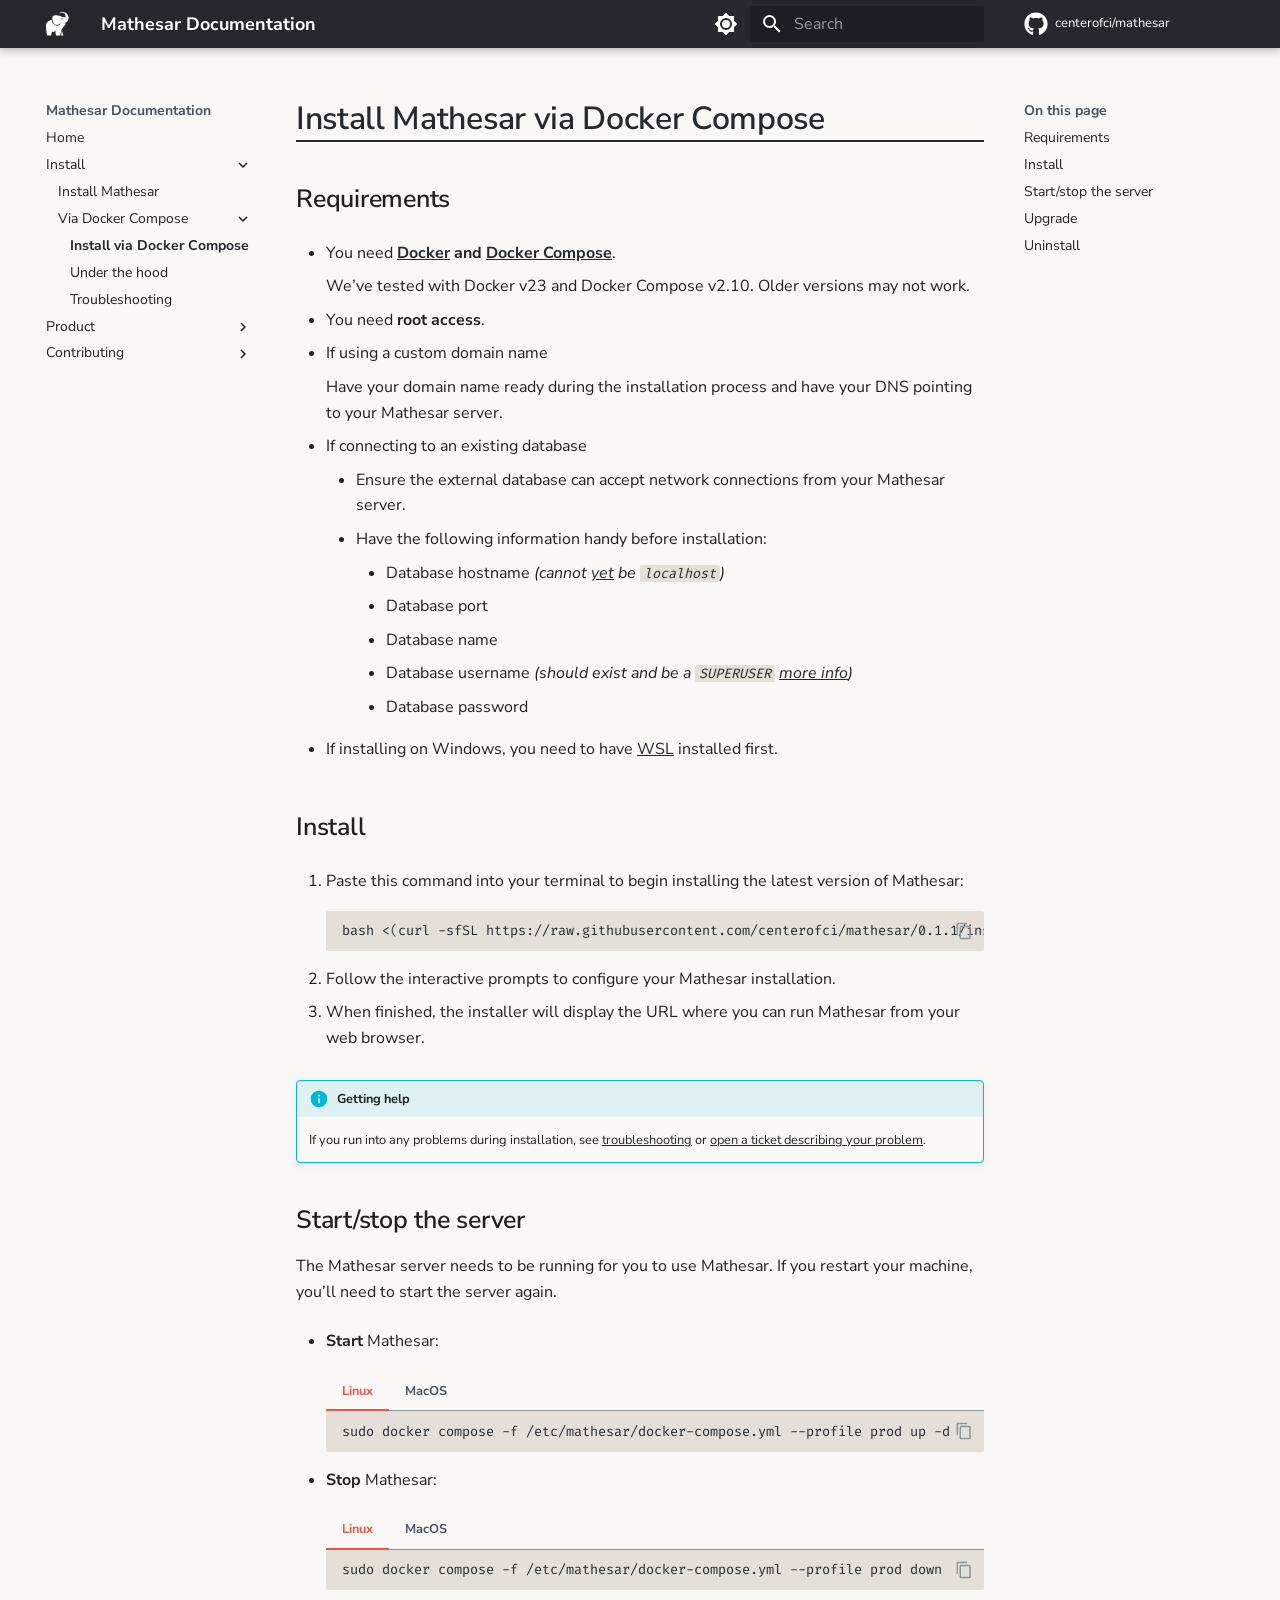
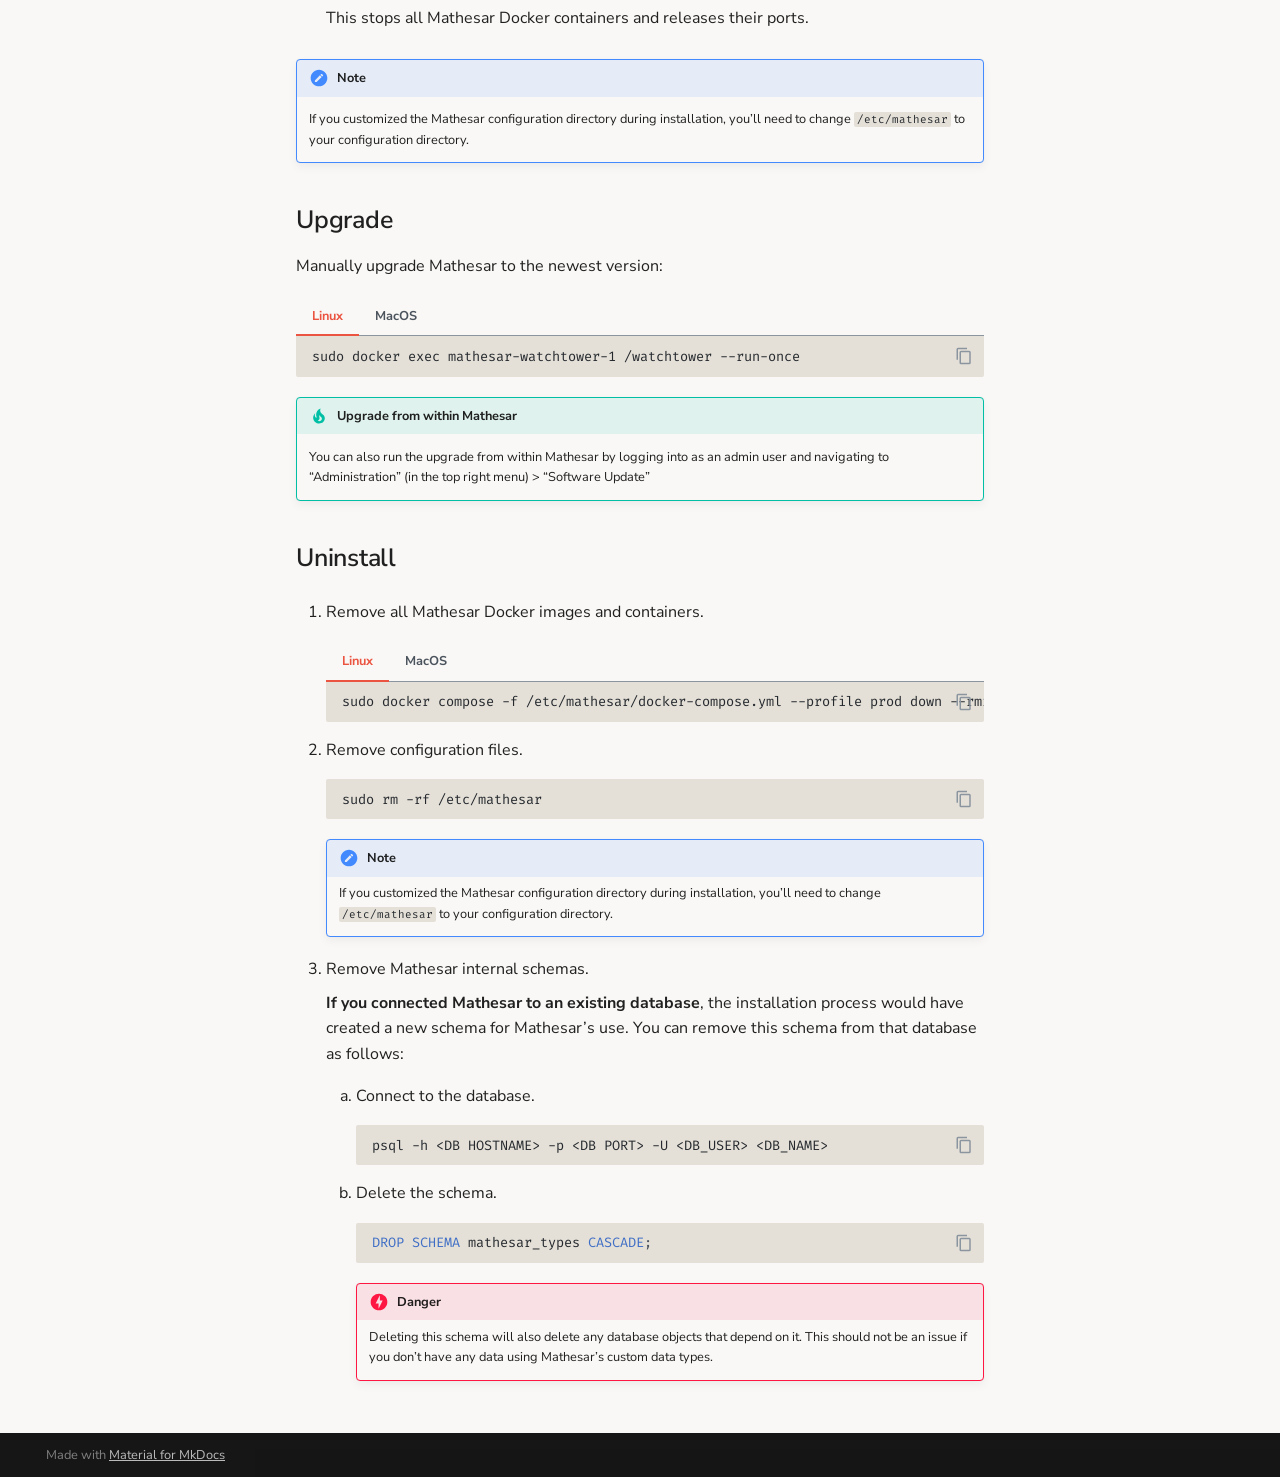
<file: installation-dc/administration/index.html>
<!doctype html>
<html lang="en">
<head>
    <meta charset="utf-8">
    <title>Redirecting...</title>
    <link rel="canonical" href="../../install/docker-compose/">
    <meta name="robots" content="noindex">
    <script>var anchor=window.location.hash.substr(1);location.href="../../install/docker-compose/"+(anchor?"#"+anchor:"")</script>
    <meta http-equiv="refresh" content="0; url=../../install/docker-compose/">
</head>
<body>
Redirecting...
</body>
</html>
</file>
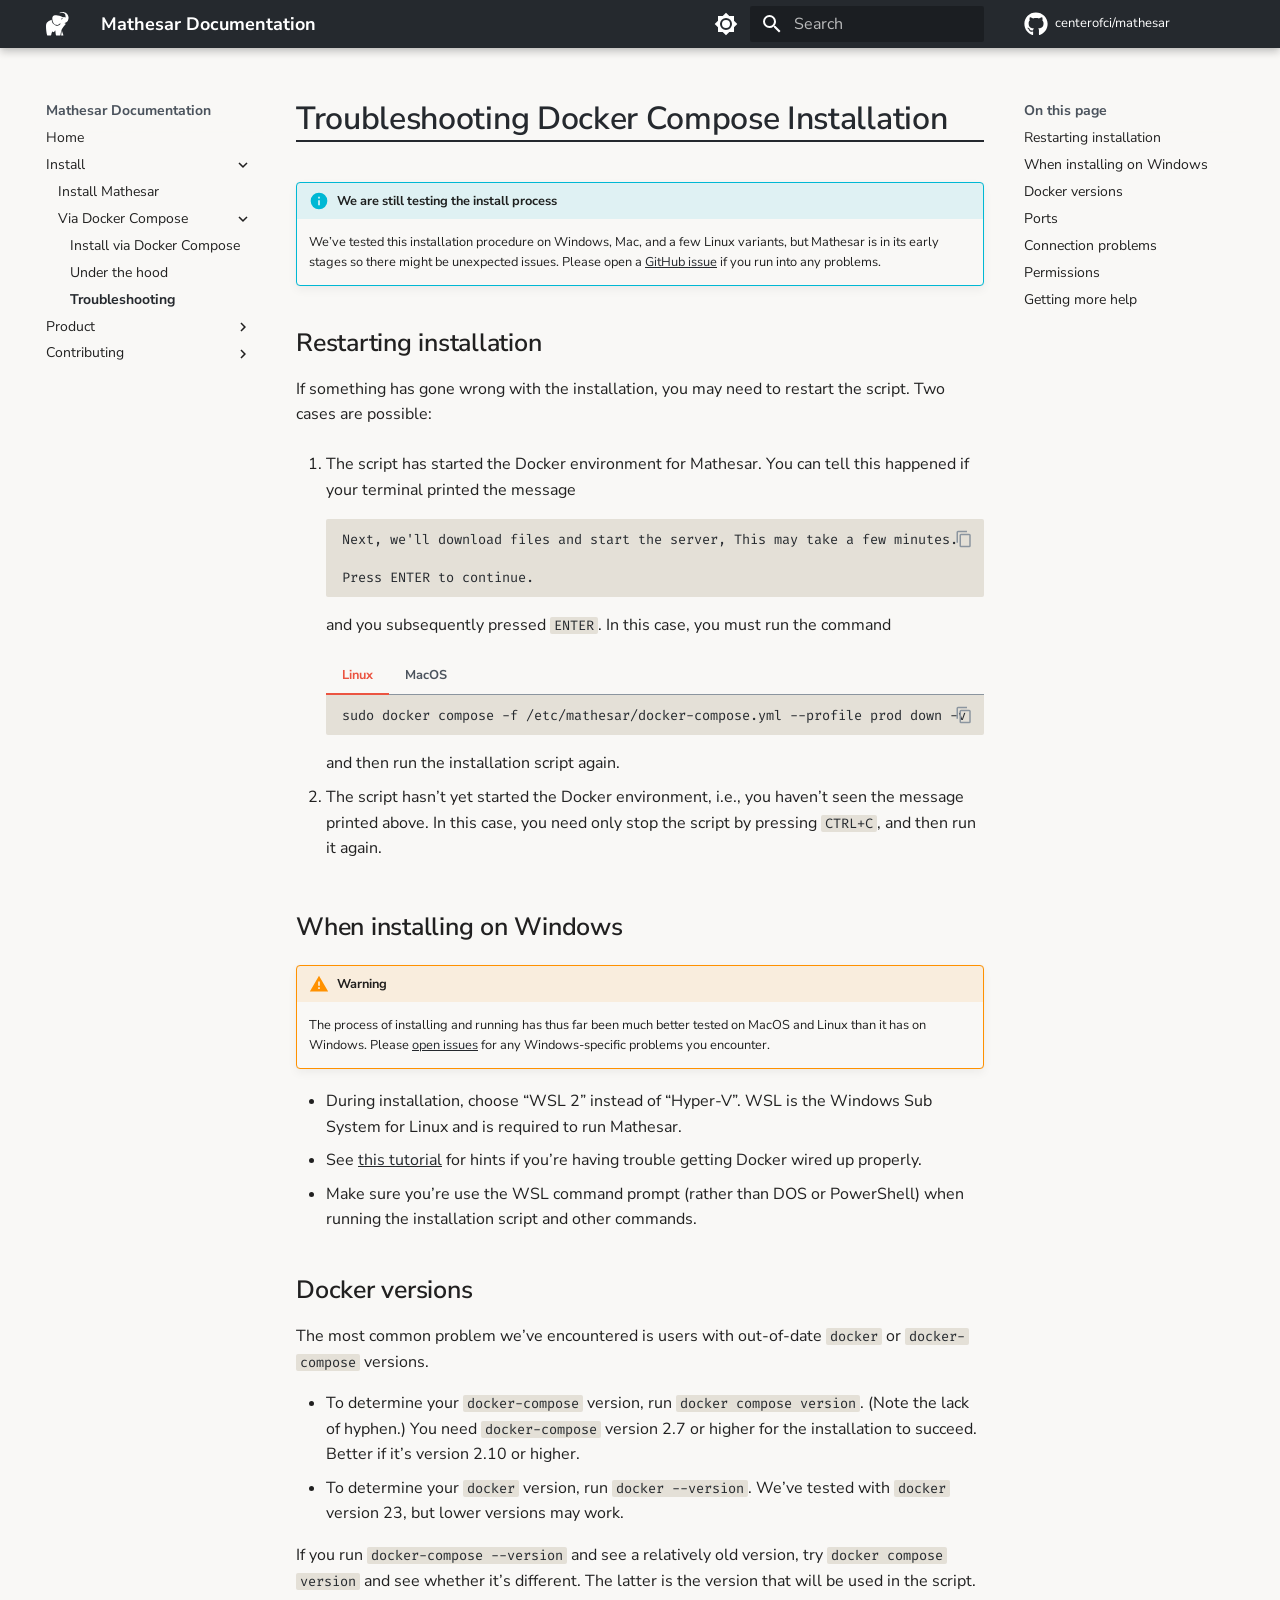
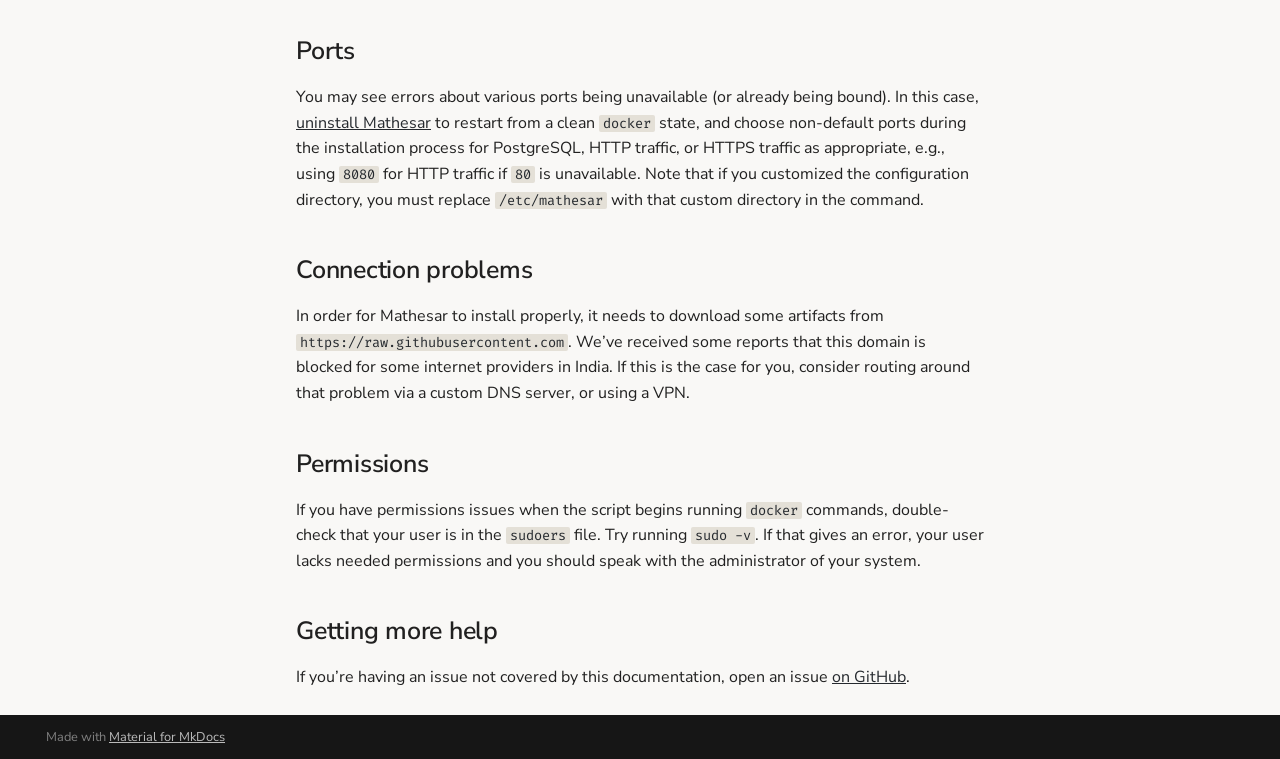
<file: installation-dc/troubleshooting/index.html>
<!doctype html>
<html lang="en">
<head>
    <meta charset="utf-8">
    <title>Redirecting...</title>
    <link rel="canonical" href="../../install/docker-compose/troubleshooting/">
    <meta name="robots" content="noindex">
    <script>var anchor=window.location.hash.substr(1);location.href="../../install/docker-compose/troubleshooting/"+(anchor?"#"+anchor:"")</script>
    <meta http-equiv="refresh" content="0; url=../../install/docker-compose/troubleshooting/">
</head>
<body>
Redirecting...
</body>
</html>
</file>
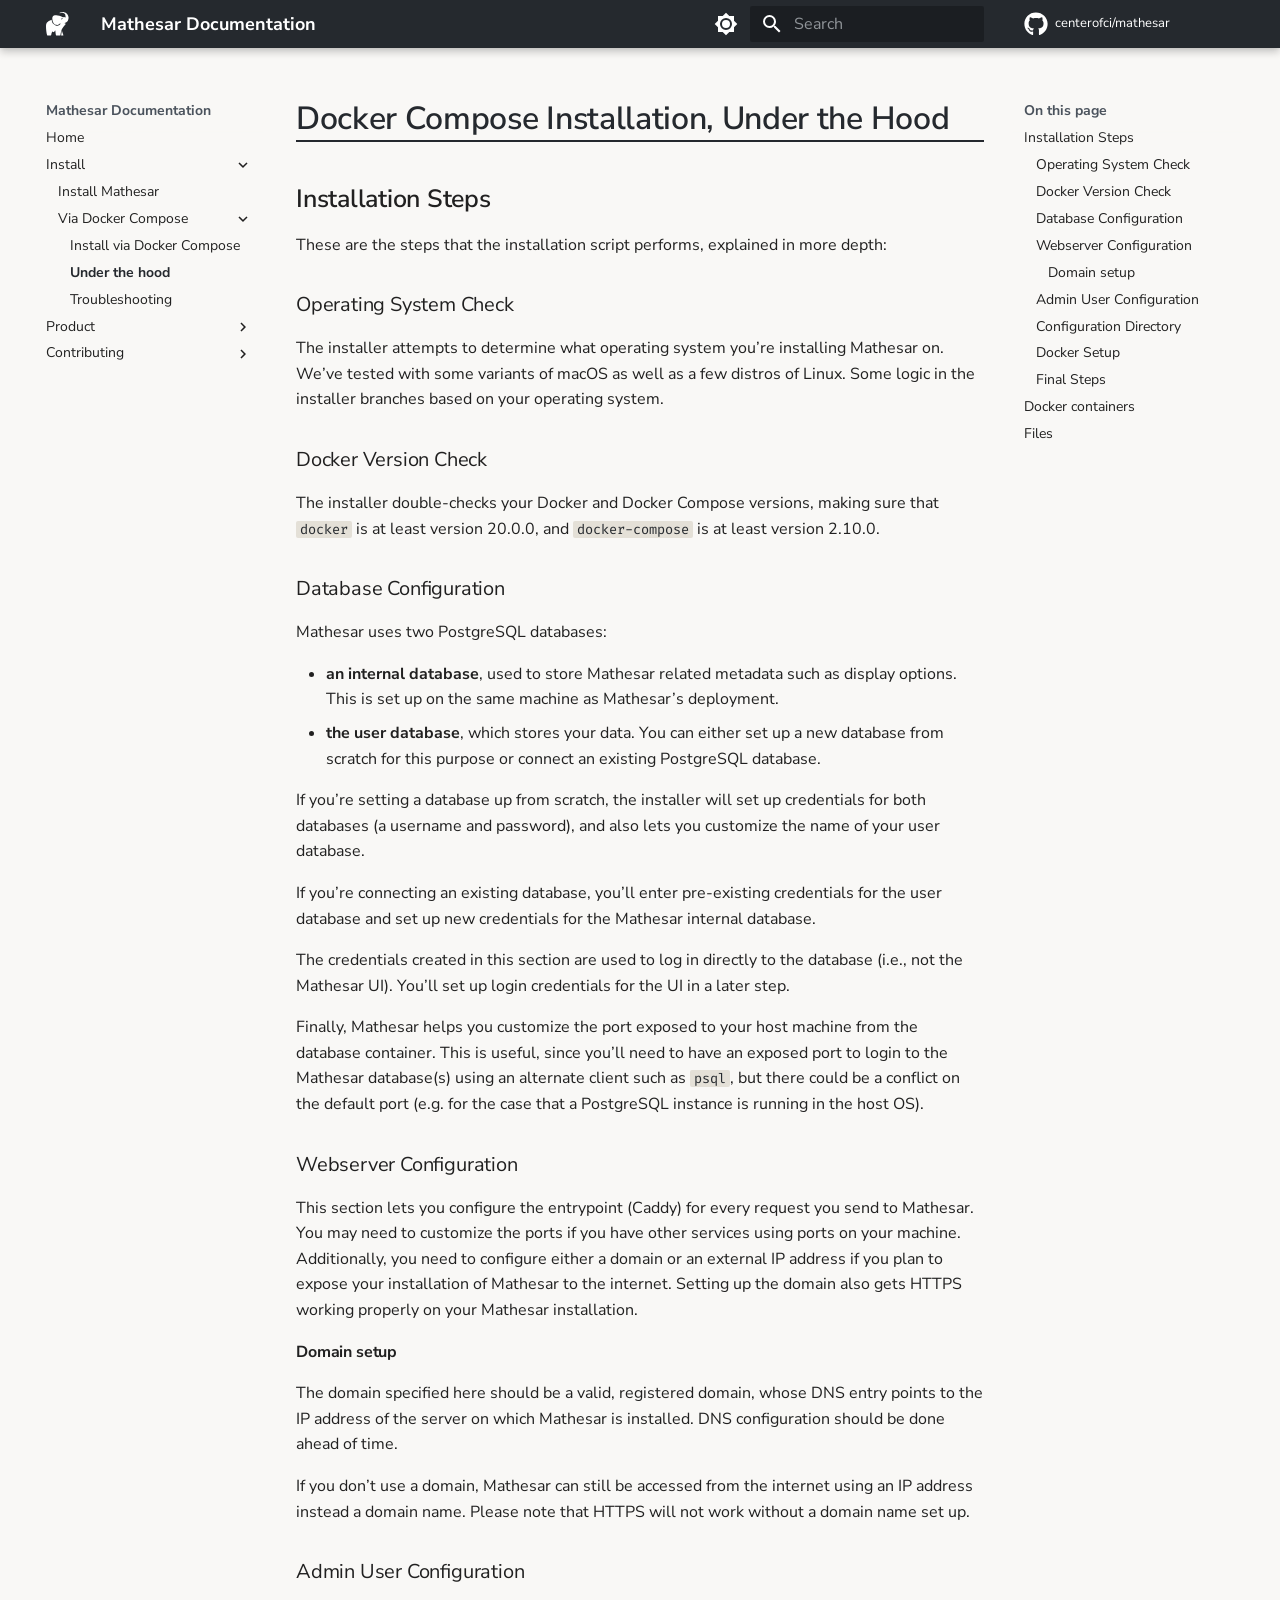
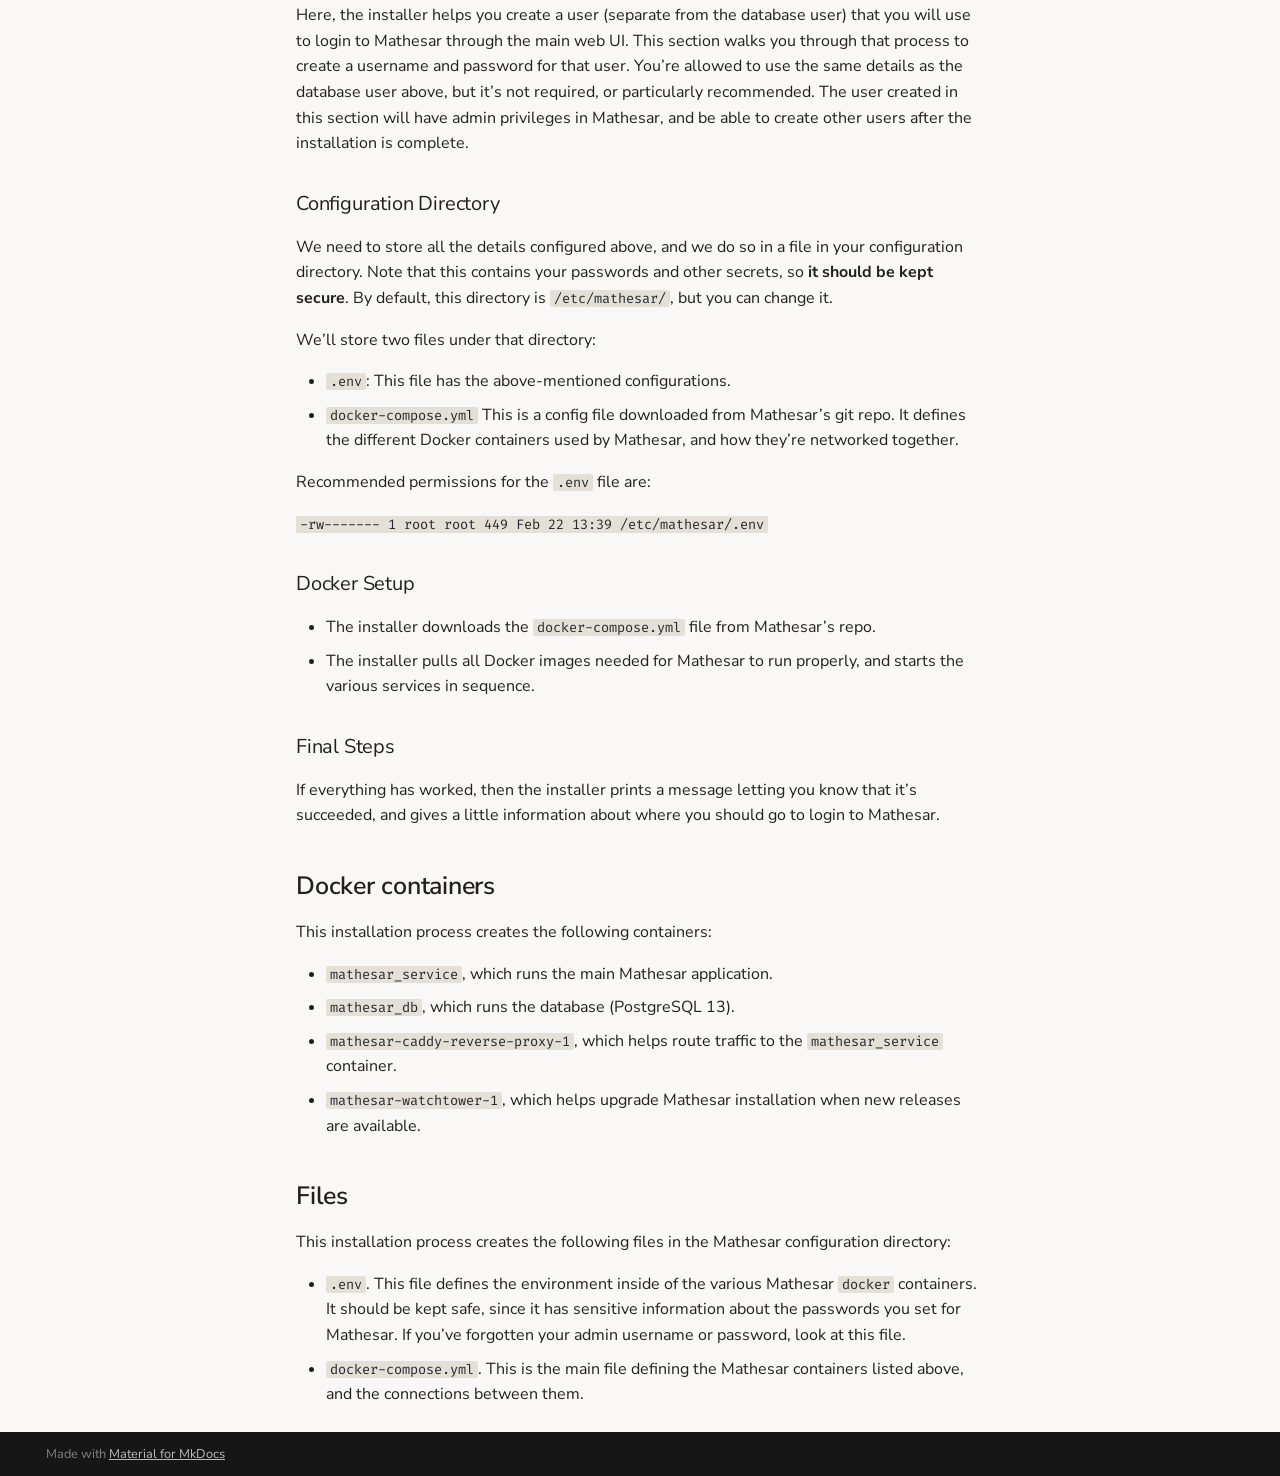
<file: installation-dc/under-the-hood/index.html>
<!doctype html>
<html lang="en">
<head>
    <meta charset="utf-8">
    <title>Redirecting...</title>
    <link rel="canonical" href="../../install/docker-compose/under-the-hood/">
    <meta name="robots" content="noindex">
    <script>var anchor=window.location.hash.substr(1);location.href="../../install/docker-compose/under-the-hood/"+(anchor?"#"+anchor:"")</script>
    <meta http-equiv="refresh" content="0; url=../../install/docker-compose/under-the-hood/">
</head>
<body>
Redirecting...
</body>
</html>
</file>
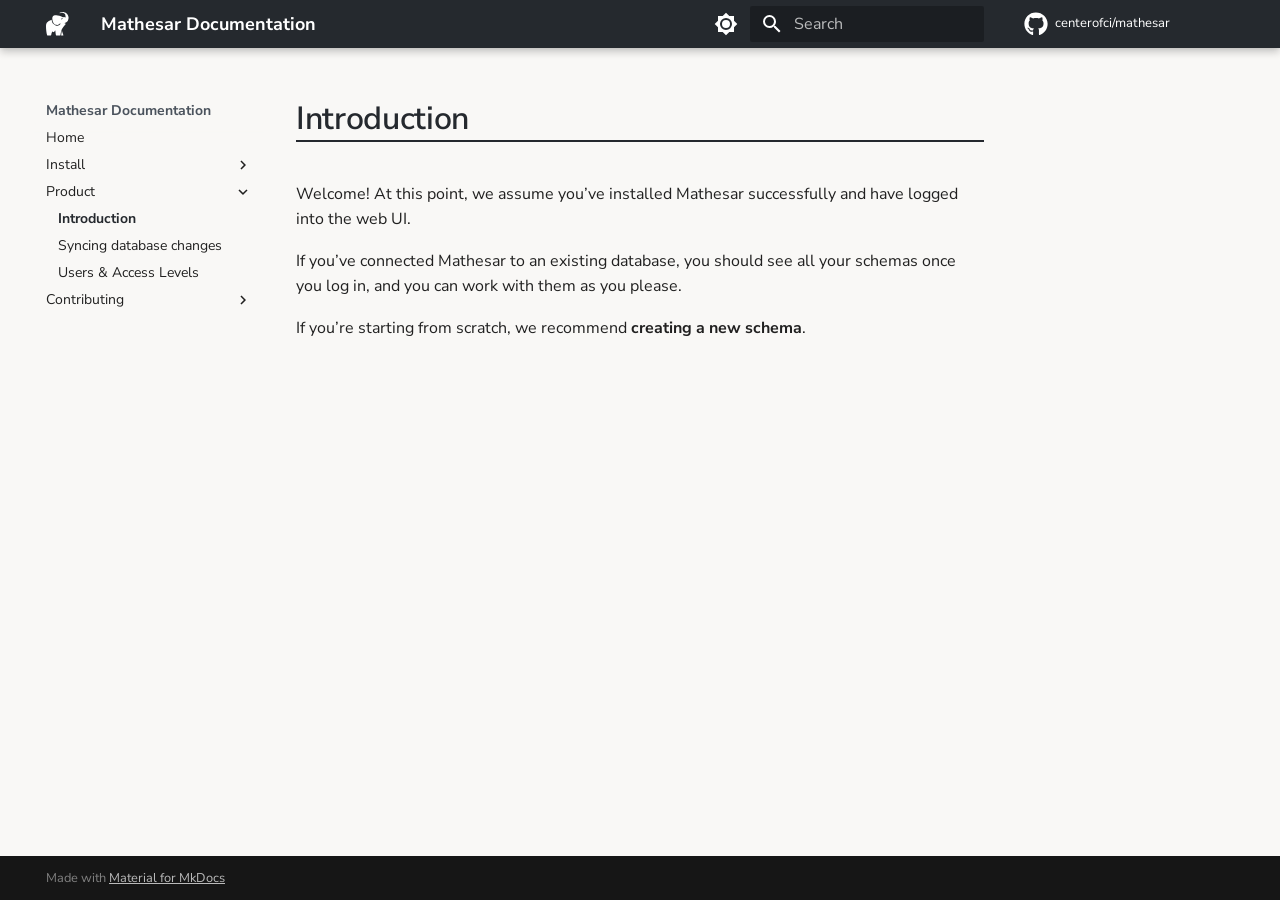
<file: product/intro/index.html>
<!doctype html>
<html lang="en" class="no-js">
  <head>
    
      <meta charset="utf-8">
      <meta name="viewport" content="width=device-width,initial-scale=1">
      
      
      
        <link rel="canonical" href="https://docs.mathesar.org/product/intro/">
      
      
        <link rel="prev" href="../../install/docker-compose/troubleshooting/">
      
      
        <link rel="next" href="../syncing-db/">
      
      <link rel="icon" href="../../assets/images/favicon.ico">
      <meta name="generator" content="mkdocs-1.4.2, mkdocs-material-9.1.4">
    
    
      
        <title>Introduction - Mathesar Documentation</title>
      
    
    
      <link rel="stylesheet" href="../../assets/stylesheets/main.240905d7.min.css">
      
        
        <link rel="stylesheet" href="../../assets/stylesheets/palette.a0c5b2b5.min.css">
      
      

    
    
    
      
        
        
        <link rel="preconnect" href="https://fonts.gstatic.com" crossorigin>
        <link rel="stylesheet" href="https://fonts.googleapis.com/css?family=Nunito+Sans:300,300i,400,400i,700,700i%7CFira+Code:400,400i,700,700i&display=fallback">
        <style>:root{--md-text-font:"Nunito Sans";--md-code-font:"Fira Code"}</style>
      
    
    
      <link rel="stylesheet" href="../../stylesheets/extra.css">
    
    <script>__md_scope=new URL("../..",location),__md_hash=e=>[...e].reduce((e,_)=>(e<<5)-e+_.charCodeAt(0),0),__md_get=(e,_=localStorage,t=__md_scope)=>JSON.parse(_.getItem(t.pathname+"."+e)),__md_set=(e,_,t=localStorage,a=__md_scope)=>{try{t.setItem(a.pathname+"."+e,JSON.stringify(_))}catch(e){}}</script>
    
      

    
    
    
  </head>
  
  
    
    
      
    
    
    
    
    <body dir="ltr" data-md-color-scheme="default" data-md-color-primary="" data-md-color-accent="">
  
    
    
      <script>var palette=__md_get("__palette");if(palette&&"object"==typeof palette.color)for(var key of Object.keys(palette.color))document.body.setAttribute("data-md-color-"+key,palette.color[key])</script>
    
    <input class="md-toggle" data-md-toggle="drawer" type="checkbox" id="__drawer" autocomplete="off">
    <input class="md-toggle" data-md-toggle="search" type="checkbox" id="__search" autocomplete="off">
    <label class="md-overlay" for="__drawer"></label>
    <div data-md-component="skip">
      
        
        <a href="#introduction" class="md-skip">
          Skip to content
        </a>
      
    </div>
    <div data-md-component="announce">
      
    </div>
    
    
      

  

<header class="md-header md-header--shadow" data-md-component="header">
  <nav class="md-header__inner md-grid" aria-label="Header">
    <a href="../.." title="Mathesar Documentation" class="md-header__button md-logo" aria-label="Mathesar Documentation" data-md-component="logo">
      
  <img src="../../assets/images/logo.svg" alt="logo">

    </a>
    <label class="md-header__button md-icon" for="__drawer">
      <svg xmlns="http://www.w3.org/2000/svg" viewBox="0 0 24 24"><path d="M3 6h18v2H3V6m0 5h18v2H3v-2m0 5h18v2H3v-2Z"/></svg>
    </label>
    <div class="md-header__title" data-md-component="header-title">
      <div class="md-header__ellipsis">
        <div class="md-header__topic">
          <span class="md-ellipsis">
            Mathesar Documentation
          </span>
        </div>
        <div class="md-header__topic" data-md-component="header-topic">
          <span class="md-ellipsis">
            
              Introduction
            
          </span>
        </div>
      </div>
    </div>
    
      <form class="md-header__option" data-md-component="palette">
        
          
          <input class="md-option" data-md-color-media="" data-md-color-scheme="default" data-md-color-primary="" data-md-color-accent=""  aria-label="Switch to dark mode"  type="radio" name="__palette" id="__palette_1">
          
            <label class="md-header__button md-icon" title="Switch to dark mode" for="__palette_2" hidden>
              <svg xmlns="http://www.w3.org/2000/svg" viewBox="0 0 24 24"><path d="M12 8a4 4 0 0 0-4 4 4 4 0 0 0 4 4 4 4 0 0 0 4-4 4 4 0 0 0-4-4m0 10a6 6 0 0 1-6-6 6 6 0 0 1 6-6 6 6 0 0 1 6 6 6 6 0 0 1-6 6m8-9.31V4h-4.69L12 .69 8.69 4H4v4.69L.69 12 4 15.31V20h4.69L12 23.31 15.31 20H20v-4.69L23.31 12 20 8.69Z"/></svg>
            </label>
          
        
          
          <input class="md-option" data-md-color-media="" data-md-color-scheme="slate" data-md-color-primary="" data-md-color-accent=""  aria-label="Switch to light mode"  type="radio" name="__palette" id="__palette_2">
          
            <label class="md-header__button md-icon" title="Switch to light mode" for="__palette_1" hidden>
              <svg xmlns="http://www.w3.org/2000/svg" viewBox="0 0 24 24"><path d="M12 18c-.89 0-1.74-.2-2.5-.55C11.56 16.5 13 14.42 13 12c0-2.42-1.44-4.5-3.5-5.45C10.26 6.2 11.11 6 12 6a6 6 0 0 1 6 6 6 6 0 0 1-6 6m8-9.31V4h-4.69L12 .69 8.69 4H4v4.69L.69 12 4 15.31V20h4.69L12 23.31 15.31 20H20v-4.69L23.31 12 20 8.69Z"/></svg>
            </label>
          
        
      </form>
    
    
    
      <label class="md-header__button md-icon" for="__search">
        <svg xmlns="http://www.w3.org/2000/svg" viewBox="0 0 24 24"><path d="M9.5 3A6.5 6.5 0 0 1 16 9.5c0 1.61-.59 3.09-1.56 4.23l.27.27h.79l5 5-1.5 1.5-5-5v-.79l-.27-.27A6.516 6.516 0 0 1 9.5 16 6.5 6.5 0 0 1 3 9.5 6.5 6.5 0 0 1 9.5 3m0 2C7 5 5 7 5 9.5S7 14 9.5 14 14 12 14 9.5 12 5 9.5 5Z"/></svg>
      </label>
      <div class="md-search" data-md-component="search" role="dialog">
  <label class="md-search__overlay" for="__search"></label>
  <div class="md-search__inner" role="search">
    <form class="md-search__form" name="search">
      <input type="text" class="md-search__input" name="query" aria-label="Search" placeholder="Search" autocapitalize="off" autocorrect="off" autocomplete="off" spellcheck="false" data-md-component="search-query" required>
      <label class="md-search__icon md-icon" for="__search">
        <svg xmlns="http://www.w3.org/2000/svg" viewBox="0 0 24 24"><path d="M9.5 3A6.5 6.5 0 0 1 16 9.5c0 1.61-.59 3.09-1.56 4.23l.27.27h.79l5 5-1.5 1.5-5-5v-.79l-.27-.27A6.516 6.516 0 0 1 9.5 16 6.5 6.5 0 0 1 3 9.5 6.5 6.5 0 0 1 9.5 3m0 2C7 5 5 7 5 9.5S7 14 9.5 14 14 12 14 9.5 12 5 9.5 5Z"/></svg>
        <svg xmlns="http://www.w3.org/2000/svg" viewBox="0 0 24 24"><path d="M20 11v2H8l5.5 5.5-1.42 1.42L4.16 12l7.92-7.92L13.5 5.5 8 11h12Z"/></svg>
      </label>
      <nav class="md-search__options" aria-label="Search">
        
        <button type="reset" class="md-search__icon md-icon" title="Clear" aria-label="Clear" tabindex="-1">
          <svg xmlns="http://www.w3.org/2000/svg" viewBox="0 0 24 24"><path d="M19 6.41 17.59 5 12 10.59 6.41 5 5 6.41 10.59 12 5 17.59 6.41 19 12 13.41 17.59 19 19 17.59 13.41 12 19 6.41Z"/></svg>
        </button>
      </nav>
      
    </form>
    <div class="md-search__output">
      <div class="md-search__scrollwrap" data-md-scrollfix>
        <div class="md-search-result" data-md-component="search-result">
          <div class="md-search-result__meta">
            Initializing search
          </div>
          <ol class="md-search-result__list" role="presentation"></ol>
        </div>
      </div>
    </div>
  </div>
</div>
    
    
      <div class="md-header__source">
        <a href="https://github.com/centerofci/mathesar/" title="Go to repository" class="md-source" data-md-component="source">
  <div class="md-source__icon md-icon">
    
    <svg xmlns="http://www.w3.org/2000/svg" viewBox="0 0 496 512"><!--! Font Awesome Free 6.3.0 by @fontawesome - https://fontawesome.com License - https://fontawesome.com/license/free (Icons: CC BY 4.0, Fonts: SIL OFL 1.1, Code: MIT License) Copyright 2023 Fonticons, Inc.--><path d="M165.9 397.4c0 2-2.3 3.6-5.2 3.6-3.3.3-5.6-1.3-5.6-3.6 0-2 2.3-3.6 5.2-3.6 3-.3 5.6 1.3 5.6 3.6zm-31.1-4.5c-.7 2 1.3 4.3 4.3 4.9 2.6 1 5.6 0 6.2-2s-1.3-4.3-4.3-5.2c-2.6-.7-5.5.3-6.2 2.3zm44.2-1.7c-2.9.7-4.9 2.6-4.6 4.9.3 2 2.9 3.3 5.9 2.6 2.9-.7 4.9-2.6 4.6-4.6-.3-1.9-3-3.2-5.9-2.9zM244.8 8C106.1 8 0 113.3 0 252c0 110.9 69.8 205.8 169.5 239.2 12.8 2.3 17.3-5.6 17.3-12.1 0-6.2-.3-40.4-.3-61.4 0 0-70 15-84.7-29.8 0 0-11.4-29.1-27.8-36.6 0 0-22.9-15.7 1.6-15.4 0 0 24.9 2 38.6 25.8 21.9 38.6 58.6 27.5 72.9 20.9 2.3-16 8.8-27.1 16-33.7-55.9-6.2-112.3-14.3-112.3-110.5 0-27.5 7.6-41.3 23.6-58.9-2.6-6.5-11.1-33.3 2.6-67.9 20.9-6.5 69 27 69 27 20-5.6 41.5-8.5 62.8-8.5s42.8 2.9 62.8 8.5c0 0 48.1-33.6 69-27 13.7 34.7 5.2 61.4 2.6 67.9 16 17.7 25.8 31.5 25.8 58.9 0 96.5-58.9 104.2-114.8 110.5 9.2 7.9 17 22.9 17 46.4 0 33.7-.3 75.4-.3 83.6 0 6.5 4.6 14.4 17.3 12.1C428.2 457.8 496 362.9 496 252 496 113.3 383.5 8 244.8 8zM97.2 352.9c-1.3 1-1 3.3.7 5.2 1.6 1.6 3.9 2.3 5.2 1 1.3-1 1-3.3-.7-5.2-1.6-1.6-3.9-2.3-5.2-1zm-10.8-8.1c-.7 1.3.3 2.9 2.3 3.9 1.6 1 3.6.7 4.3-.7.7-1.3-.3-2.9-2.3-3.9-2-.6-3.6-.3-4.3.7zm32.4 35.6c-1.6 1.3-1 4.3 1.3 6.2 2.3 2.3 5.2 2.6 6.5 1 1.3-1.3.7-4.3-1.3-6.2-2.2-2.3-5.2-2.6-6.5-1zm-11.4-14.7c-1.6 1-1.6 3.6 0 5.9 1.6 2.3 4.3 3.3 5.6 2.3 1.6-1.3 1.6-3.9 0-6.2-1.4-2.3-4-3.3-5.6-2z"/></svg>
  </div>
  <div class="md-source__repository">
    centerofci/mathesar
  </div>
</a>
      </div>
    
  </nav>
  
</header>
    
    <div class="md-container" data-md-component="container">
      
      
        
          
        
      
      <main class="md-main" data-md-component="main">
        <div class="md-main__inner md-grid">
          
            
              
              <div class="md-sidebar md-sidebar--primary" data-md-component="sidebar" data-md-type="navigation" >
                <div class="md-sidebar__scrollwrap">
                  <div class="md-sidebar__inner">
                    


<nav class="md-nav md-nav--primary" aria-label="Navigation" data-md-level="0">
  <label class="md-nav__title" for="__drawer">
    <a href="../.." title="Mathesar Documentation" class="md-nav__button md-logo" aria-label="Mathesar Documentation" data-md-component="logo">
      
  <img src="../../assets/images/logo.svg" alt="logo">

    </a>
    Mathesar Documentation
  </label>
  
    <div class="md-nav__source">
      <a href="https://github.com/centerofci/mathesar/" title="Go to repository" class="md-source" data-md-component="source">
  <div class="md-source__icon md-icon">
    
    <svg xmlns="http://www.w3.org/2000/svg" viewBox="0 0 496 512"><!--! Font Awesome Free 6.3.0 by @fontawesome - https://fontawesome.com License - https://fontawesome.com/license/free (Icons: CC BY 4.0, Fonts: SIL OFL 1.1, Code: MIT License) Copyright 2023 Fonticons, Inc.--><path d="M165.9 397.4c0 2-2.3 3.6-5.2 3.6-3.3.3-5.6-1.3-5.6-3.6 0-2 2.3-3.6 5.2-3.6 3-.3 5.6 1.3 5.6 3.6zm-31.1-4.5c-.7 2 1.3 4.3 4.3 4.9 2.6 1 5.6 0 6.2-2s-1.3-4.3-4.3-5.2c-2.6-.7-5.5.3-6.2 2.3zm44.2-1.7c-2.9.7-4.9 2.6-4.6 4.9.3 2 2.9 3.3 5.9 2.6 2.9-.7 4.9-2.6 4.6-4.6-.3-1.9-3-3.2-5.9-2.9zM244.8 8C106.1 8 0 113.3 0 252c0 110.9 69.8 205.8 169.5 239.2 12.8 2.3 17.3-5.6 17.3-12.1 0-6.2-.3-40.4-.3-61.4 0 0-70 15-84.7-29.8 0 0-11.4-29.1-27.8-36.6 0 0-22.9-15.7 1.6-15.4 0 0 24.9 2 38.6 25.8 21.9 38.6 58.6 27.5 72.9 20.9 2.3-16 8.8-27.1 16-33.7-55.9-6.2-112.3-14.3-112.3-110.5 0-27.5 7.6-41.3 23.6-58.9-2.6-6.5-11.1-33.3 2.6-67.9 20.9-6.5 69 27 69 27 20-5.6 41.5-8.5 62.8-8.5s42.8 2.9 62.8 8.5c0 0 48.1-33.6 69-27 13.7 34.7 5.2 61.4 2.6 67.9 16 17.7 25.8 31.5 25.8 58.9 0 96.5-58.9 104.2-114.8 110.5 9.2 7.9 17 22.9 17 46.4 0 33.7-.3 75.4-.3 83.6 0 6.5 4.6 14.4 17.3 12.1C428.2 457.8 496 362.9 496 252 496 113.3 383.5 8 244.8 8zM97.2 352.9c-1.3 1-1 3.3.7 5.2 1.6 1.6 3.9 2.3 5.2 1 1.3-1 1-3.3-.7-5.2-1.6-1.6-3.9-2.3-5.2-1zm-10.8-8.1c-.7 1.3.3 2.9 2.3 3.9 1.6 1 3.6.7 4.3-.7.7-1.3-.3-2.9-2.3-3.9-2-.6-3.6-.3-4.3.7zm32.4 35.6c-1.6 1.3-1 4.3 1.3 6.2 2.3 2.3 5.2 2.6 6.5 1 1.3-1.3.7-4.3-1.3-6.2-2.2-2.3-5.2-2.6-6.5-1zm-11.4-14.7c-1.6 1-1.6 3.6 0 5.9 1.6 2.3 4.3 3.3 5.6 2.3 1.6-1.3 1.6-3.9 0-6.2-1.4-2.3-4-3.3-5.6-2z"/></svg>
  </div>
  <div class="md-source__repository">
    centerofci/mathesar
  </div>
</a>
    </div>
  
  <ul class="md-nav__list" data-md-scrollfix>
    
      
      
      

  
  
  
    <li class="md-nav__item">
      <a href="../.." class="md-nav__link">
        Home
      </a>
    </li>
  

    
      
      
      

  
  
  
    
    <li class="md-nav__item md-nav__item--nested">
      
      
      
      
      <input class="md-nav__toggle md-toggle " type="checkbox" id="__nav_2" >
      
      
      
        <label class="md-nav__link" for="__nav_2" id="__nav_2_label" tabindex="0">
          Install
          <span class="md-nav__icon md-icon"></span>
        </label>
      
      <nav class="md-nav" data-md-level="1" aria-labelledby="__nav_2_label" aria-expanded="false">
        <label class="md-nav__title" for="__nav_2">
          <span class="md-nav__icon md-icon"></span>
          Install
        </label>
        <ul class="md-nav__list" data-md-scrollfix>
          
            
              
  
  
  
    <li class="md-nav__item">
      <a href="../../install/" class="md-nav__link">
        Install Mathesar
      </a>
    </li>
  

            
          
            
              
  
  
  
    
    <li class="md-nav__item md-nav__item--nested">
      
      
      
      
      <input class="md-nav__toggle md-toggle " type="checkbox" id="__nav_2_2" >
      
      
      
        <label class="md-nav__link" for="__nav_2_2" id="__nav_2_2_label" tabindex="0">
          Via Docker Compose
          <span class="md-nav__icon md-icon"></span>
        </label>
      
      <nav class="md-nav" data-md-level="2" aria-labelledby="__nav_2_2_label" aria-expanded="false">
        <label class="md-nav__title" for="__nav_2_2">
          <span class="md-nav__icon md-icon"></span>
          Via Docker Compose
        </label>
        <ul class="md-nav__list" data-md-scrollfix>
          
            
              
  
  
  
    <li class="md-nav__item">
      <a href="../../install/docker-compose/" class="md-nav__link">
        Install via Docker Compose
      </a>
    </li>
  

            
          
            
              
  
  
  
    <li class="md-nav__item">
      <a href="../../install/docker-compose/under-the-hood/" class="md-nav__link">
        Under the hood
      </a>
    </li>
  

            
          
            
              
  
  
  
    <li class="md-nav__item">
      <a href="../../install/docker-compose/troubleshooting/" class="md-nav__link">
        Troubleshooting
      </a>
    </li>
  

            
          
        </ul>
      </nav>
    </li>
  

            
          
        </ul>
      </nav>
    </li>
  

    
      
      
      

  
  
    
  
  
    
    <li class="md-nav__item md-nav__item--active md-nav__item--nested">
      
      
      
      
      <input class="md-nav__toggle md-toggle " type="checkbox" id="__nav_3" checked>
      
      
      
        <label class="md-nav__link" for="__nav_3" id="__nav_3_label" tabindex="0">
          Product
          <span class="md-nav__icon md-icon"></span>
        </label>
      
      <nav class="md-nav" data-md-level="1" aria-labelledby="__nav_3_label" aria-expanded="true">
        <label class="md-nav__title" for="__nav_3">
          <span class="md-nav__icon md-icon"></span>
          Product
        </label>
        <ul class="md-nav__list" data-md-scrollfix>
          
            
              
  
  
    
  
  
    <li class="md-nav__item md-nav__item--active">
      
      <input class="md-nav__toggle md-toggle" type="checkbox" id="__toc">
      
      
        
      
      
      <a href="./" class="md-nav__link md-nav__link--active">
        Introduction
      </a>
      
    </li>
  

            
          
            
              
  
  
  
    <li class="md-nav__item">
      <a href="../syncing-db/" class="md-nav__link">
        Syncing database changes
      </a>
    </li>
  

            
          
            
              
  
  
  
    <li class="md-nav__item">
      <a href="../users/" class="md-nav__link">
        Users & Access Levels
      </a>
    </li>
  

            
          
        </ul>
      </nav>
    </li>
  

    
      
      
      

  
  
  
    
    <li class="md-nav__item md-nav__item--nested">
      
      
      
      
      <input class="md-nav__toggle md-toggle " type="checkbox" id="__nav_4" >
      
      
      
        <label class="md-nav__link" for="__nav_4" id="__nav_4_label" tabindex="0">
          Contributing
          <span class="md-nav__icon md-icon"></span>
        </label>
      
      <nav class="md-nav" data-md-level="1" aria-labelledby="__nav_4_label" aria-expanded="false">
        <label class="md-nav__title" for="__nav_4">
          <span class="md-nav__icon md-icon"></span>
          Contributing
        </label>
        <ul class="md-nav__list" data-md-scrollfix>
          
            
              
  
  
  
    <li class="md-nav__item">
      <a href="../../contributing/welcome/" class="md-nav__link">
        Welcome!
      </a>
    </li>
  

            
          
            
              
  
  
  
    <li class="md-nav__item">
      <a href="../../contributing/local-dev/" class="md-nav__link">
        Local Development Setup
      </a>
    </li>
  

            
          
        </ul>
      </nav>
    </li>
  

    
  </ul>
</nav>
                  </div>
                </div>
              </div>
            
            
              
              <div class="md-sidebar md-sidebar--secondary" data-md-component="sidebar" data-md-type="toc" >
                <div class="md-sidebar__scrollwrap">
                  <div class="md-sidebar__inner">
                    

  

<nav class="md-nav md-nav--secondary" aria-label="On this page">
  
  
  
    
  
  
</nav>
                  </div>
                </div>
              </div>
            
          
          
            <div class="md-content" data-md-component="content">
              <article class="md-content__inner md-typeset">
                
                  

  
  


<h1 id="introduction">Introduction<a class="headerlink" href="#introduction" title="Permanent link">&para;</a></h1>
<p>Welcome! At this point, we assume you&rsquo;ve installed Mathesar successfully and have logged into the web UI.</p>
<p>If you&rsquo;ve connected Mathesar to an existing database, you should see all your schemas once you log in, and you can work with them as you please.</p>
<p>If you&rsquo;re starting from scratch, we recommend <strong>creating a new schema</strong>.</p>





                
              </article>
            </div>
          
          
        </div>
        
      </main>
      
        <footer class="md-footer">
  
  <div class="md-footer-meta md-typeset">
    <div class="md-footer-meta__inner md-grid">
      <div class="md-copyright">
  
  
    Made with
    <a href="https://squidfunk.github.io/mkdocs-material/" target="_blank" rel="noopener">
      Material for MkDocs
    </a>
  
</div>
      
    </div>
  </div>
</footer>
      
    </div>
    <div class="md-dialog" data-md-component="dialog">
      <div class="md-dialog__inner md-typeset"></div>
    </div>
    
    <script id="__config" type="application/json">{"base": "../..", "features": ["content.code.copy"], "search": "../../assets/javascripts/workers/search.208ed371.min.js", "translations": {"clipboard.copied": "Copied to clipboard", "clipboard.copy": "Copy to clipboard", "search.result.more.one": "1 more on this page", "search.result.more.other": "# more on this page", "search.result.none": "No matching documents", "search.result.one": "1 matching document", "search.result.other": "# matching documents", "search.result.placeholder": "Type to start searching", "search.result.term.missing": "Missing", "select.version": "Select version"}}</script>
    
    
      <script src="../../assets/javascripts/bundle.19047be9.min.js"></script>
      
    
  </body>
</html>
</file>
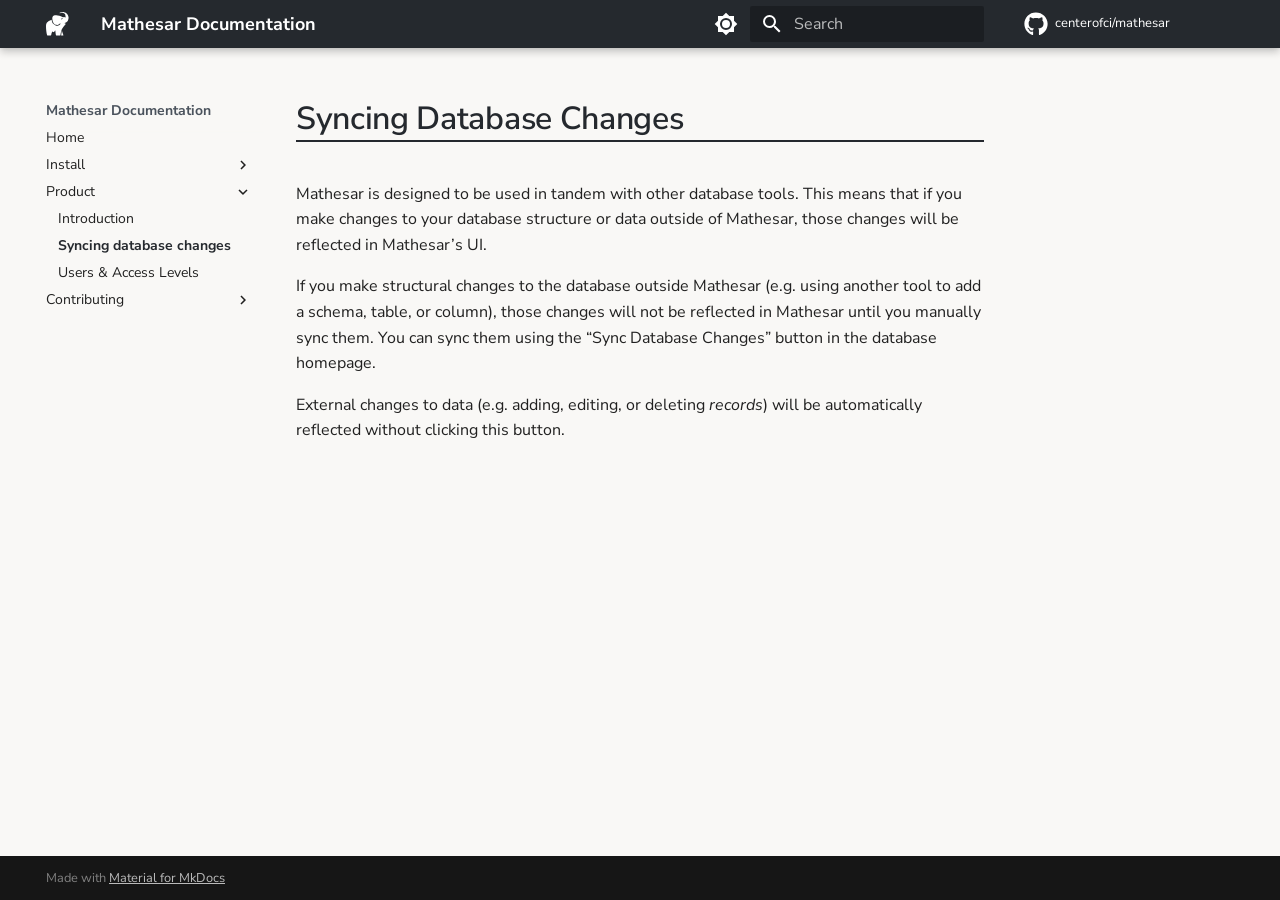
<file: product/syncing-db/index.html>
<!doctype html>
<html lang="en" class="no-js">
  <head>
    
      <meta charset="utf-8">
      <meta name="viewport" content="width=device-width,initial-scale=1">
      
      
      
        <link rel="canonical" href="https://docs.mathesar.org/product/syncing-db/">
      
      
        <link rel="prev" href="../intro/">
      
      
        <link rel="next" href="../users/">
      
      <link rel="icon" href="../../assets/images/favicon.ico">
      <meta name="generator" content="mkdocs-1.4.2, mkdocs-material-9.1.4">
    
    
      
        <title>Syncing database changes - Mathesar Documentation</title>
      
    
    
      <link rel="stylesheet" href="../../assets/stylesheets/main.240905d7.min.css">
      
        
        <link rel="stylesheet" href="../../assets/stylesheets/palette.a0c5b2b5.min.css">
      
      

    
    
    
      
        
        
        <link rel="preconnect" href="https://fonts.gstatic.com" crossorigin>
        <link rel="stylesheet" href="https://fonts.googleapis.com/css?family=Nunito+Sans:300,300i,400,400i,700,700i%7CFira+Code:400,400i,700,700i&display=fallback">
        <style>:root{--md-text-font:"Nunito Sans";--md-code-font:"Fira Code"}</style>
      
    
    
      <link rel="stylesheet" href="../../stylesheets/extra.css">
    
    <script>__md_scope=new URL("../..",location),__md_hash=e=>[...e].reduce((e,_)=>(e<<5)-e+_.charCodeAt(0),0),__md_get=(e,_=localStorage,t=__md_scope)=>JSON.parse(_.getItem(t.pathname+"."+e)),__md_set=(e,_,t=localStorage,a=__md_scope)=>{try{t.setItem(a.pathname+"."+e,JSON.stringify(_))}catch(e){}}</script>
    
      

    
    
    
  </head>
  
  
    
    
      
    
    
    
    
    <body dir="ltr" data-md-color-scheme="default" data-md-color-primary="" data-md-color-accent="">
  
    
    
      <script>var palette=__md_get("__palette");if(palette&&"object"==typeof palette.color)for(var key of Object.keys(palette.color))document.body.setAttribute("data-md-color-"+key,palette.color[key])</script>
    
    <input class="md-toggle" data-md-toggle="drawer" type="checkbox" id="__drawer" autocomplete="off">
    <input class="md-toggle" data-md-toggle="search" type="checkbox" id="__search" autocomplete="off">
    <label class="md-overlay" for="__drawer"></label>
    <div data-md-component="skip">
      
        
        <a href="#syncing-database-changes" class="md-skip">
          Skip to content
        </a>
      
    </div>
    <div data-md-component="announce">
      
    </div>
    
    
      

  

<header class="md-header md-header--shadow" data-md-component="header">
  <nav class="md-header__inner md-grid" aria-label="Header">
    <a href="../.." title="Mathesar Documentation" class="md-header__button md-logo" aria-label="Mathesar Documentation" data-md-component="logo">
      
  <img src="../../assets/images/logo.svg" alt="logo">

    </a>
    <label class="md-header__button md-icon" for="__drawer">
      <svg xmlns="http://www.w3.org/2000/svg" viewBox="0 0 24 24"><path d="M3 6h18v2H3V6m0 5h18v2H3v-2m0 5h18v2H3v-2Z"/></svg>
    </label>
    <div class="md-header__title" data-md-component="header-title">
      <div class="md-header__ellipsis">
        <div class="md-header__topic">
          <span class="md-ellipsis">
            Mathesar Documentation
          </span>
        </div>
        <div class="md-header__topic" data-md-component="header-topic">
          <span class="md-ellipsis">
            
              Syncing database changes
            
          </span>
        </div>
      </div>
    </div>
    
      <form class="md-header__option" data-md-component="palette">
        
          
          <input class="md-option" data-md-color-media="" data-md-color-scheme="default" data-md-color-primary="" data-md-color-accent=""  aria-label="Switch to dark mode"  type="radio" name="__palette" id="__palette_1">
          
            <label class="md-header__button md-icon" title="Switch to dark mode" for="__palette_2" hidden>
              <svg xmlns="http://www.w3.org/2000/svg" viewBox="0 0 24 24"><path d="M12 8a4 4 0 0 0-4 4 4 4 0 0 0 4 4 4 4 0 0 0 4-4 4 4 0 0 0-4-4m0 10a6 6 0 0 1-6-6 6 6 0 0 1 6-6 6 6 0 0 1 6 6 6 6 0 0 1-6 6m8-9.31V4h-4.69L12 .69 8.69 4H4v4.69L.69 12 4 15.31V20h4.69L12 23.31 15.31 20H20v-4.69L23.31 12 20 8.69Z"/></svg>
            </label>
          
        
          
          <input class="md-option" data-md-color-media="" data-md-color-scheme="slate" data-md-color-primary="" data-md-color-accent=""  aria-label="Switch to light mode"  type="radio" name="__palette" id="__palette_2">
          
            <label class="md-header__button md-icon" title="Switch to light mode" for="__palette_1" hidden>
              <svg xmlns="http://www.w3.org/2000/svg" viewBox="0 0 24 24"><path d="M12 18c-.89 0-1.74-.2-2.5-.55C11.56 16.5 13 14.42 13 12c0-2.42-1.44-4.5-3.5-5.45C10.26 6.2 11.11 6 12 6a6 6 0 0 1 6 6 6 6 0 0 1-6 6m8-9.31V4h-4.69L12 .69 8.69 4H4v4.69L.69 12 4 15.31V20h4.69L12 23.31 15.31 20H20v-4.69L23.31 12 20 8.69Z"/></svg>
            </label>
          
        
      </form>
    
    
    
      <label class="md-header__button md-icon" for="__search">
        <svg xmlns="http://www.w3.org/2000/svg" viewBox="0 0 24 24"><path d="M9.5 3A6.5 6.5 0 0 1 16 9.5c0 1.61-.59 3.09-1.56 4.23l.27.27h.79l5 5-1.5 1.5-5-5v-.79l-.27-.27A6.516 6.516 0 0 1 9.5 16 6.5 6.5 0 0 1 3 9.5 6.5 6.5 0 0 1 9.5 3m0 2C7 5 5 7 5 9.5S7 14 9.5 14 14 12 14 9.5 12 5 9.5 5Z"/></svg>
      </label>
      <div class="md-search" data-md-component="search" role="dialog">
  <label class="md-search__overlay" for="__search"></label>
  <div class="md-search__inner" role="search">
    <form class="md-search__form" name="search">
      <input type="text" class="md-search__input" name="query" aria-label="Search" placeholder="Search" autocapitalize="off" autocorrect="off" autocomplete="off" spellcheck="false" data-md-component="search-query" required>
      <label class="md-search__icon md-icon" for="__search">
        <svg xmlns="http://www.w3.org/2000/svg" viewBox="0 0 24 24"><path d="M9.5 3A6.5 6.5 0 0 1 16 9.5c0 1.61-.59 3.09-1.56 4.23l.27.27h.79l5 5-1.5 1.5-5-5v-.79l-.27-.27A6.516 6.516 0 0 1 9.5 16 6.5 6.5 0 0 1 3 9.5 6.5 6.5 0 0 1 9.5 3m0 2C7 5 5 7 5 9.5S7 14 9.5 14 14 12 14 9.5 12 5 9.5 5Z"/></svg>
        <svg xmlns="http://www.w3.org/2000/svg" viewBox="0 0 24 24"><path d="M20 11v2H8l5.5 5.5-1.42 1.42L4.16 12l7.92-7.92L13.5 5.5 8 11h12Z"/></svg>
      </label>
      <nav class="md-search__options" aria-label="Search">
        
        <button type="reset" class="md-search__icon md-icon" title="Clear" aria-label="Clear" tabindex="-1">
          <svg xmlns="http://www.w3.org/2000/svg" viewBox="0 0 24 24"><path d="M19 6.41 17.59 5 12 10.59 6.41 5 5 6.41 10.59 12 5 17.59 6.41 19 12 13.41 17.59 19 19 17.59 13.41 12 19 6.41Z"/></svg>
        </button>
      </nav>
      
    </form>
    <div class="md-search__output">
      <div class="md-search__scrollwrap" data-md-scrollfix>
        <div class="md-search-result" data-md-component="search-result">
          <div class="md-search-result__meta">
            Initializing search
          </div>
          <ol class="md-search-result__list" role="presentation"></ol>
        </div>
      </div>
    </div>
  </div>
</div>
    
    
      <div class="md-header__source">
        <a href="https://github.com/centerofci/mathesar/" title="Go to repository" class="md-source" data-md-component="source">
  <div class="md-source__icon md-icon">
    
    <svg xmlns="http://www.w3.org/2000/svg" viewBox="0 0 496 512"><!--! Font Awesome Free 6.3.0 by @fontawesome - https://fontawesome.com License - https://fontawesome.com/license/free (Icons: CC BY 4.0, Fonts: SIL OFL 1.1, Code: MIT License) Copyright 2023 Fonticons, Inc.--><path d="M165.9 397.4c0 2-2.3 3.6-5.2 3.6-3.3.3-5.6-1.3-5.6-3.6 0-2 2.3-3.6 5.2-3.6 3-.3 5.6 1.3 5.6 3.6zm-31.1-4.5c-.7 2 1.3 4.3 4.3 4.9 2.6 1 5.6 0 6.2-2s-1.3-4.3-4.3-5.2c-2.6-.7-5.5.3-6.2 2.3zm44.2-1.7c-2.9.7-4.9 2.6-4.6 4.9.3 2 2.9 3.3 5.9 2.6 2.9-.7 4.9-2.6 4.6-4.6-.3-1.9-3-3.2-5.9-2.9zM244.8 8C106.1 8 0 113.3 0 252c0 110.9 69.8 205.8 169.5 239.2 12.8 2.3 17.3-5.6 17.3-12.1 0-6.2-.3-40.4-.3-61.4 0 0-70 15-84.7-29.8 0 0-11.4-29.1-27.8-36.6 0 0-22.9-15.7 1.6-15.4 0 0 24.9 2 38.6 25.8 21.9 38.6 58.6 27.5 72.9 20.9 2.3-16 8.8-27.1 16-33.7-55.9-6.2-112.3-14.3-112.3-110.5 0-27.5 7.6-41.3 23.6-58.9-2.6-6.5-11.1-33.3 2.6-67.9 20.9-6.5 69 27 69 27 20-5.6 41.5-8.5 62.8-8.5s42.8 2.9 62.8 8.5c0 0 48.1-33.6 69-27 13.7 34.7 5.2 61.4 2.6 67.9 16 17.7 25.8 31.5 25.8 58.9 0 96.5-58.9 104.2-114.8 110.5 9.2 7.9 17 22.9 17 46.4 0 33.7-.3 75.4-.3 83.6 0 6.5 4.6 14.4 17.3 12.1C428.2 457.8 496 362.9 496 252 496 113.3 383.5 8 244.8 8zM97.2 352.9c-1.3 1-1 3.3.7 5.2 1.6 1.6 3.9 2.3 5.2 1 1.3-1 1-3.3-.7-5.2-1.6-1.6-3.9-2.3-5.2-1zm-10.8-8.1c-.7 1.3.3 2.9 2.3 3.9 1.6 1 3.6.7 4.3-.7.7-1.3-.3-2.9-2.3-3.9-2-.6-3.6-.3-4.3.7zm32.4 35.6c-1.6 1.3-1 4.3 1.3 6.2 2.3 2.3 5.2 2.6 6.5 1 1.3-1.3.7-4.3-1.3-6.2-2.2-2.3-5.2-2.6-6.5-1zm-11.4-14.7c-1.6 1-1.6 3.6 0 5.9 1.6 2.3 4.3 3.3 5.6 2.3 1.6-1.3 1.6-3.9 0-6.2-1.4-2.3-4-3.3-5.6-2z"/></svg>
  </div>
  <div class="md-source__repository">
    centerofci/mathesar
  </div>
</a>
      </div>
    
  </nav>
  
</header>
    
    <div class="md-container" data-md-component="container">
      
      
        
          
        
      
      <main class="md-main" data-md-component="main">
        <div class="md-main__inner md-grid">
          
            
              
              <div class="md-sidebar md-sidebar--primary" data-md-component="sidebar" data-md-type="navigation" >
                <div class="md-sidebar__scrollwrap">
                  <div class="md-sidebar__inner">
                    


<nav class="md-nav md-nav--primary" aria-label="Navigation" data-md-level="0">
  <label class="md-nav__title" for="__drawer">
    <a href="../.." title="Mathesar Documentation" class="md-nav__button md-logo" aria-label="Mathesar Documentation" data-md-component="logo">
      
  <img src="../../assets/images/logo.svg" alt="logo">

    </a>
    Mathesar Documentation
  </label>
  
    <div class="md-nav__source">
      <a href="https://github.com/centerofci/mathesar/" title="Go to repository" class="md-source" data-md-component="source">
  <div class="md-source__icon md-icon">
    
    <svg xmlns="http://www.w3.org/2000/svg" viewBox="0 0 496 512"><!--! Font Awesome Free 6.3.0 by @fontawesome - https://fontawesome.com License - https://fontawesome.com/license/free (Icons: CC BY 4.0, Fonts: SIL OFL 1.1, Code: MIT License) Copyright 2023 Fonticons, Inc.--><path d="M165.9 397.4c0 2-2.3 3.6-5.2 3.6-3.3.3-5.6-1.3-5.6-3.6 0-2 2.3-3.6 5.2-3.6 3-.3 5.6 1.3 5.6 3.6zm-31.1-4.5c-.7 2 1.3 4.3 4.3 4.9 2.6 1 5.6 0 6.2-2s-1.3-4.3-4.3-5.2c-2.6-.7-5.5.3-6.2 2.3zm44.2-1.7c-2.9.7-4.9 2.6-4.6 4.9.3 2 2.9 3.3 5.9 2.6 2.9-.7 4.9-2.6 4.6-4.6-.3-1.9-3-3.2-5.9-2.9zM244.8 8C106.1 8 0 113.3 0 252c0 110.9 69.8 205.8 169.5 239.2 12.8 2.3 17.3-5.6 17.3-12.1 0-6.2-.3-40.4-.3-61.4 0 0-70 15-84.7-29.8 0 0-11.4-29.1-27.8-36.6 0 0-22.9-15.7 1.6-15.4 0 0 24.9 2 38.6 25.8 21.9 38.6 58.6 27.5 72.9 20.9 2.3-16 8.8-27.1 16-33.7-55.9-6.2-112.3-14.3-112.3-110.5 0-27.5 7.6-41.3 23.6-58.9-2.6-6.5-11.1-33.3 2.6-67.9 20.9-6.5 69 27 69 27 20-5.6 41.5-8.5 62.8-8.5s42.8 2.9 62.8 8.5c0 0 48.1-33.6 69-27 13.7 34.7 5.2 61.4 2.6 67.9 16 17.7 25.8 31.5 25.8 58.9 0 96.5-58.9 104.2-114.8 110.5 9.2 7.9 17 22.9 17 46.4 0 33.7-.3 75.4-.3 83.6 0 6.5 4.6 14.4 17.3 12.1C428.2 457.8 496 362.9 496 252 496 113.3 383.5 8 244.8 8zM97.2 352.9c-1.3 1-1 3.3.7 5.2 1.6 1.6 3.9 2.3 5.2 1 1.3-1 1-3.3-.7-5.2-1.6-1.6-3.9-2.3-5.2-1zm-10.8-8.1c-.7 1.3.3 2.9 2.3 3.9 1.6 1 3.6.7 4.3-.7.7-1.3-.3-2.9-2.3-3.9-2-.6-3.6-.3-4.3.7zm32.4 35.6c-1.6 1.3-1 4.3 1.3 6.2 2.3 2.3 5.2 2.6 6.5 1 1.3-1.3.7-4.3-1.3-6.2-2.2-2.3-5.2-2.6-6.5-1zm-11.4-14.7c-1.6 1-1.6 3.6 0 5.9 1.6 2.3 4.3 3.3 5.6 2.3 1.6-1.3 1.6-3.9 0-6.2-1.4-2.3-4-3.3-5.6-2z"/></svg>
  </div>
  <div class="md-source__repository">
    centerofci/mathesar
  </div>
</a>
    </div>
  
  <ul class="md-nav__list" data-md-scrollfix>
    
      
      
      

  
  
  
    <li class="md-nav__item">
      <a href="../.." class="md-nav__link">
        Home
      </a>
    </li>
  

    
      
      
      

  
  
  
    
    <li class="md-nav__item md-nav__item--nested">
      
      
      
      
      <input class="md-nav__toggle md-toggle " type="checkbox" id="__nav_2" >
      
      
      
        <label class="md-nav__link" for="__nav_2" id="__nav_2_label" tabindex="0">
          Install
          <span class="md-nav__icon md-icon"></span>
        </label>
      
      <nav class="md-nav" data-md-level="1" aria-labelledby="__nav_2_label" aria-expanded="false">
        <label class="md-nav__title" for="__nav_2">
          <span class="md-nav__icon md-icon"></span>
          Install
        </label>
        <ul class="md-nav__list" data-md-scrollfix>
          
            
              
  
  
  
    <li class="md-nav__item">
      <a href="../../install/" class="md-nav__link">
        Install Mathesar
      </a>
    </li>
  

            
          
            
              
  
  
  
    
    <li class="md-nav__item md-nav__item--nested">
      
      
      
      
      <input class="md-nav__toggle md-toggle " type="checkbox" id="__nav_2_2" >
      
      
      
        <label class="md-nav__link" for="__nav_2_2" id="__nav_2_2_label" tabindex="0">
          Via Docker Compose
          <span class="md-nav__icon md-icon"></span>
        </label>
      
      <nav class="md-nav" data-md-level="2" aria-labelledby="__nav_2_2_label" aria-expanded="false">
        <label class="md-nav__title" for="__nav_2_2">
          <span class="md-nav__icon md-icon"></span>
          Via Docker Compose
        </label>
        <ul class="md-nav__list" data-md-scrollfix>
          
            
              
  
  
  
    <li class="md-nav__item">
      <a href="../../install/docker-compose/" class="md-nav__link">
        Install via Docker Compose
      </a>
    </li>
  

            
          
            
              
  
  
  
    <li class="md-nav__item">
      <a href="../../install/docker-compose/under-the-hood/" class="md-nav__link">
        Under the hood
      </a>
    </li>
  

            
          
            
              
  
  
  
    <li class="md-nav__item">
      <a href="../../install/docker-compose/troubleshooting/" class="md-nav__link">
        Troubleshooting
      </a>
    </li>
  

            
          
        </ul>
      </nav>
    </li>
  

            
          
        </ul>
      </nav>
    </li>
  

    
      
      
      

  
  
    
  
  
    
    <li class="md-nav__item md-nav__item--active md-nav__item--nested">
      
      
      
      
      <input class="md-nav__toggle md-toggle " type="checkbox" id="__nav_3" checked>
      
      
      
        <label class="md-nav__link" for="__nav_3" id="__nav_3_label" tabindex="0">
          Product
          <span class="md-nav__icon md-icon"></span>
        </label>
      
      <nav class="md-nav" data-md-level="1" aria-labelledby="__nav_3_label" aria-expanded="true">
        <label class="md-nav__title" for="__nav_3">
          <span class="md-nav__icon md-icon"></span>
          Product
        </label>
        <ul class="md-nav__list" data-md-scrollfix>
          
            
              
  
  
  
    <li class="md-nav__item">
      <a href="../intro/" class="md-nav__link">
        Introduction
      </a>
    </li>
  

            
          
            
              
  
  
    
  
  
    <li class="md-nav__item md-nav__item--active">
      
      <input class="md-nav__toggle md-toggle" type="checkbox" id="__toc">
      
      
        
      
      
      <a href="./" class="md-nav__link md-nav__link--active">
        Syncing database changes
      </a>
      
    </li>
  

            
          
            
              
  
  
  
    <li class="md-nav__item">
      <a href="../users/" class="md-nav__link">
        Users & Access Levels
      </a>
    </li>
  

            
          
        </ul>
      </nav>
    </li>
  

    
      
      
      

  
  
  
    
    <li class="md-nav__item md-nav__item--nested">
      
      
      
      
      <input class="md-nav__toggle md-toggle " type="checkbox" id="__nav_4" >
      
      
      
        <label class="md-nav__link" for="__nav_4" id="__nav_4_label" tabindex="0">
          Contributing
          <span class="md-nav__icon md-icon"></span>
        </label>
      
      <nav class="md-nav" data-md-level="1" aria-labelledby="__nav_4_label" aria-expanded="false">
        <label class="md-nav__title" for="__nav_4">
          <span class="md-nav__icon md-icon"></span>
          Contributing
        </label>
        <ul class="md-nav__list" data-md-scrollfix>
          
            
              
  
  
  
    <li class="md-nav__item">
      <a href="../../contributing/welcome/" class="md-nav__link">
        Welcome!
      </a>
    </li>
  

            
          
            
              
  
  
  
    <li class="md-nav__item">
      <a href="../../contributing/local-dev/" class="md-nav__link">
        Local Development Setup
      </a>
    </li>
  

            
          
        </ul>
      </nav>
    </li>
  

    
  </ul>
</nav>
                  </div>
                </div>
              </div>
            
            
              
              <div class="md-sidebar md-sidebar--secondary" data-md-component="sidebar" data-md-type="toc" >
                <div class="md-sidebar__scrollwrap">
                  <div class="md-sidebar__inner">
                    

  

<nav class="md-nav md-nav--secondary" aria-label="On this page">
  
  
  
    
  
  
</nav>
                  </div>
                </div>
              </div>
            
          
          
            <div class="md-content" data-md-component="content">
              <article class="md-content__inner md-typeset">
                
                  

  
  


<h1 id="syncing-database-changes">Syncing Database Changes<a class="headerlink" href="#syncing-database-changes" title="Permanent link">&para;</a></h1>
<p>Mathesar is designed to be used in tandem with other database tools. This means that if you make changes to your database structure or data outside of Mathesar, those changes will be reflected in Mathesar&rsquo;s UI.</p>
<p>If you make structural changes to the database outside Mathesar (e.g. using another tool to add a schema, table, or column), those changes will not be reflected in Mathesar until you manually sync them. You can sync them using the &ldquo;Sync Database Changes&rdquo; button in the database homepage.</p>
<p>External changes to data (e.g. adding, editing, or deleting <em>records</em>) will be automatically reflected without clicking this button.</p>





                
              </article>
            </div>
          
          
        </div>
        
      </main>
      
        <footer class="md-footer">
  
  <div class="md-footer-meta md-typeset">
    <div class="md-footer-meta__inner md-grid">
      <div class="md-copyright">
  
  
    Made with
    <a href="https://squidfunk.github.io/mkdocs-material/" target="_blank" rel="noopener">
      Material for MkDocs
    </a>
  
</div>
      
    </div>
  </div>
</footer>
      
    </div>
    <div class="md-dialog" data-md-component="dialog">
      <div class="md-dialog__inner md-typeset"></div>
    </div>
    
    <script id="__config" type="application/json">{"base": "../..", "features": ["content.code.copy"], "search": "../../assets/javascripts/workers/search.208ed371.min.js", "translations": {"clipboard.copied": "Copied to clipboard", "clipboard.copy": "Copy to clipboard", "search.result.more.one": "1 more on this page", "search.result.more.other": "# more on this page", "search.result.none": "No matching documents", "search.result.one": "1 matching document", "search.result.other": "# matching documents", "search.result.placeholder": "Type to start searching", "search.result.term.missing": "Missing", "select.version": "Select version"}}</script>
    
    
      <script src="../../assets/javascripts/bundle.19047be9.min.js"></script>
      
    
  </body>
</html>
</file>
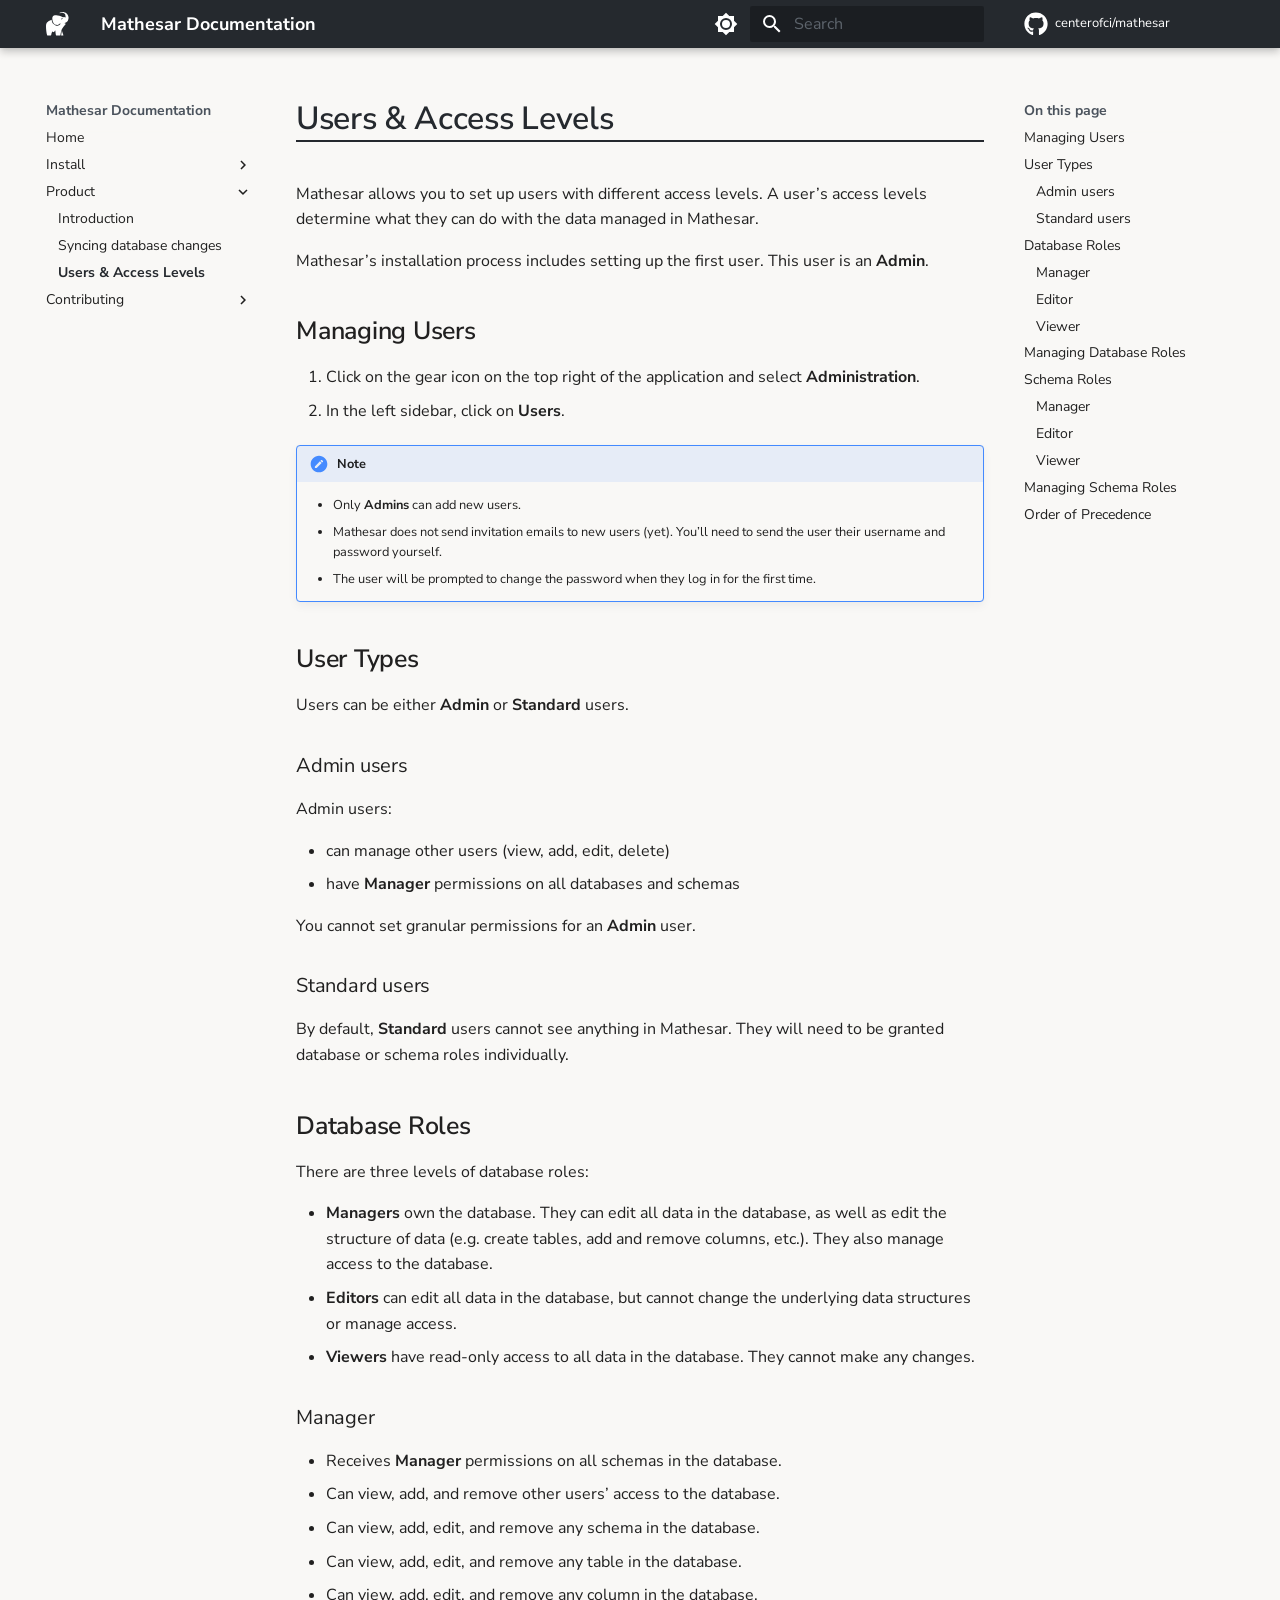
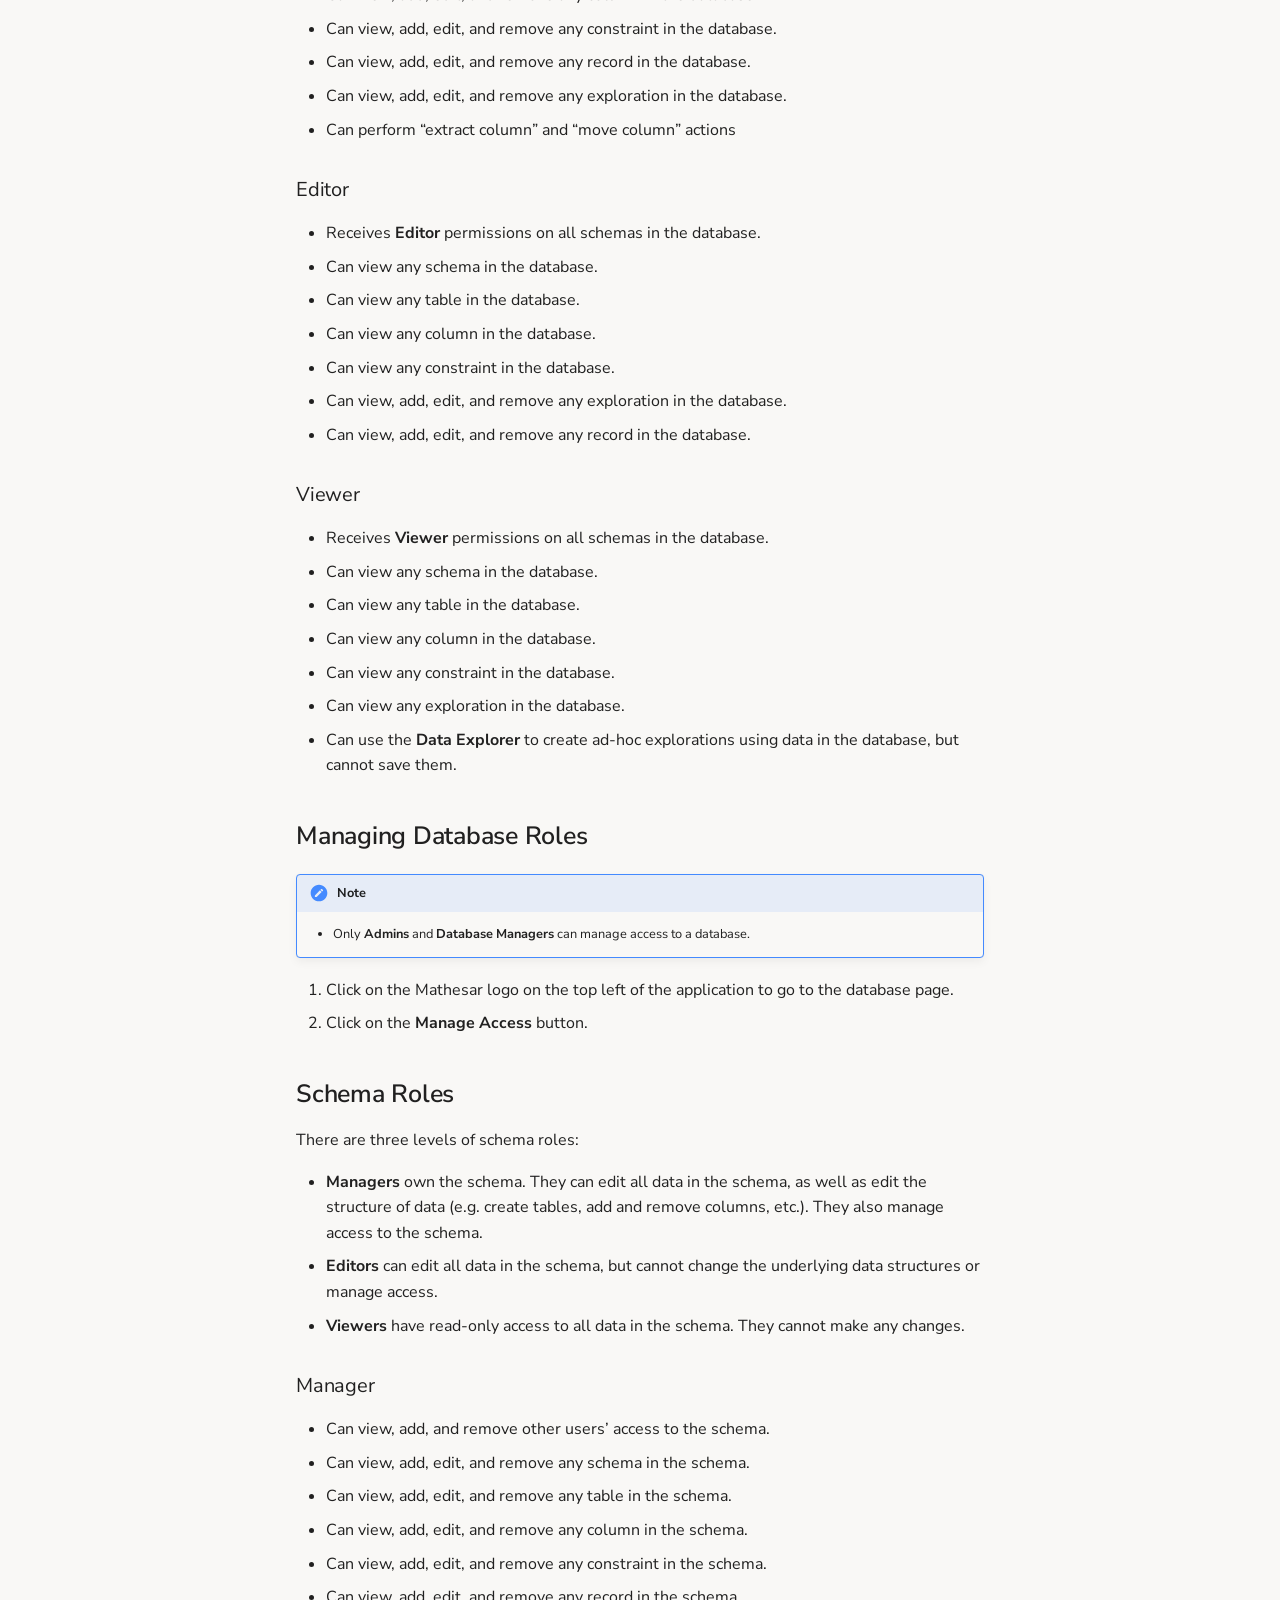
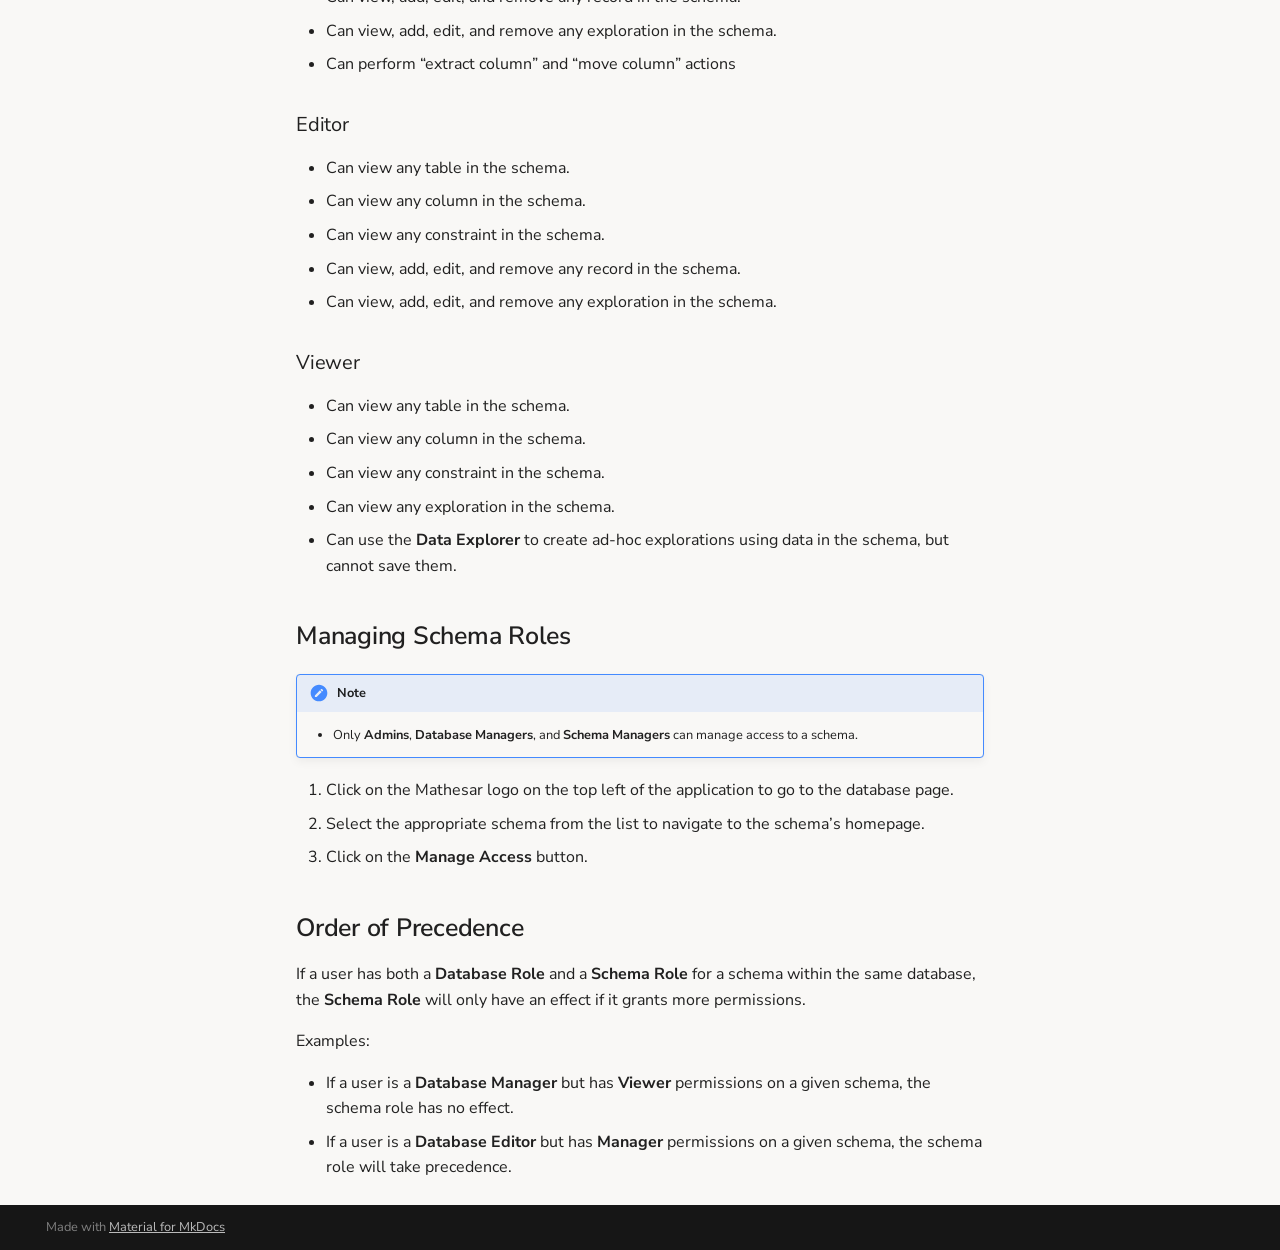
<file: product/users/index.html>
<!doctype html>
<html lang="en" class="no-js">
  <head>
    
      <meta charset="utf-8">
      <meta name="viewport" content="width=device-width,initial-scale=1">
      
      
      
        <link rel="canonical" href="https://docs.mathesar.org/product/users/">
      
      
        <link rel="prev" href="../syncing-db/">
      
      
        <link rel="next" href="../../contributing/welcome/">
      
      <link rel="icon" href="../../assets/images/favicon.ico">
      <meta name="generator" content="mkdocs-1.4.2, mkdocs-material-9.1.4">
    
    
      
        <title>Users & Access Levels - Mathesar Documentation</title>
      
    
    
      <link rel="stylesheet" href="../../assets/stylesheets/main.240905d7.min.css">
      
        
        <link rel="stylesheet" href="../../assets/stylesheets/palette.a0c5b2b5.min.css">
      
      

    
    
    
      
        
        
        <link rel="preconnect" href="https://fonts.gstatic.com" crossorigin>
        <link rel="stylesheet" href="https://fonts.googleapis.com/css?family=Nunito+Sans:300,300i,400,400i,700,700i%7CFira+Code:400,400i,700,700i&display=fallback">
        <style>:root{--md-text-font:"Nunito Sans";--md-code-font:"Fira Code"}</style>
      
    
    
      <link rel="stylesheet" href="../../stylesheets/extra.css">
    
    <script>__md_scope=new URL("../..",location),__md_hash=e=>[...e].reduce((e,_)=>(e<<5)-e+_.charCodeAt(0),0),__md_get=(e,_=localStorage,t=__md_scope)=>JSON.parse(_.getItem(t.pathname+"."+e)),__md_set=(e,_,t=localStorage,a=__md_scope)=>{try{t.setItem(a.pathname+"."+e,JSON.stringify(_))}catch(e){}}</script>
    
      

    
    
    
  </head>
  
  
    
    
      
    
    
    
    
    <body dir="ltr" data-md-color-scheme="default" data-md-color-primary="" data-md-color-accent="">
  
    
    
      <script>var palette=__md_get("__palette");if(palette&&"object"==typeof palette.color)for(var key of Object.keys(palette.color))document.body.setAttribute("data-md-color-"+key,palette.color[key])</script>
    
    <input class="md-toggle" data-md-toggle="drawer" type="checkbox" id="__drawer" autocomplete="off">
    <input class="md-toggle" data-md-toggle="search" type="checkbox" id="__search" autocomplete="off">
    <label class="md-overlay" for="__drawer"></label>
    <div data-md-component="skip">
      
        
        <a href="#users-access-levels" class="md-skip">
          Skip to content
        </a>
      
    </div>
    <div data-md-component="announce">
      
    </div>
    
    
      

  

<header class="md-header md-header--shadow" data-md-component="header">
  <nav class="md-header__inner md-grid" aria-label="Header">
    <a href="../.." title="Mathesar Documentation" class="md-header__button md-logo" aria-label="Mathesar Documentation" data-md-component="logo">
      
  <img src="../../assets/images/logo.svg" alt="logo">

    </a>
    <label class="md-header__button md-icon" for="__drawer">
      <svg xmlns="http://www.w3.org/2000/svg" viewBox="0 0 24 24"><path d="M3 6h18v2H3V6m0 5h18v2H3v-2m0 5h18v2H3v-2Z"/></svg>
    </label>
    <div class="md-header__title" data-md-component="header-title">
      <div class="md-header__ellipsis">
        <div class="md-header__topic">
          <span class="md-ellipsis">
            Mathesar Documentation
          </span>
        </div>
        <div class="md-header__topic" data-md-component="header-topic">
          <span class="md-ellipsis">
            
              Users & Access Levels
            
          </span>
        </div>
      </div>
    </div>
    
      <form class="md-header__option" data-md-component="palette">
        
          
          <input class="md-option" data-md-color-media="" data-md-color-scheme="default" data-md-color-primary="" data-md-color-accent=""  aria-label="Switch to dark mode"  type="radio" name="__palette" id="__palette_1">
          
            <label class="md-header__button md-icon" title="Switch to dark mode" for="__palette_2" hidden>
              <svg xmlns="http://www.w3.org/2000/svg" viewBox="0 0 24 24"><path d="M12 8a4 4 0 0 0-4 4 4 4 0 0 0 4 4 4 4 0 0 0 4-4 4 4 0 0 0-4-4m0 10a6 6 0 0 1-6-6 6 6 0 0 1 6-6 6 6 0 0 1 6 6 6 6 0 0 1-6 6m8-9.31V4h-4.69L12 .69 8.69 4H4v4.69L.69 12 4 15.31V20h4.69L12 23.31 15.31 20H20v-4.69L23.31 12 20 8.69Z"/></svg>
            </label>
          
        
          
          <input class="md-option" data-md-color-media="" data-md-color-scheme="slate" data-md-color-primary="" data-md-color-accent=""  aria-label="Switch to light mode"  type="radio" name="__palette" id="__palette_2">
          
            <label class="md-header__button md-icon" title="Switch to light mode" for="__palette_1" hidden>
              <svg xmlns="http://www.w3.org/2000/svg" viewBox="0 0 24 24"><path d="M12 18c-.89 0-1.74-.2-2.5-.55C11.56 16.5 13 14.42 13 12c0-2.42-1.44-4.5-3.5-5.45C10.26 6.2 11.11 6 12 6a6 6 0 0 1 6 6 6 6 0 0 1-6 6m8-9.31V4h-4.69L12 .69 8.69 4H4v4.69L.69 12 4 15.31V20h4.69L12 23.31 15.31 20H20v-4.69L23.31 12 20 8.69Z"/></svg>
            </label>
          
        
      </form>
    
    
    
      <label class="md-header__button md-icon" for="__search">
        <svg xmlns="http://www.w3.org/2000/svg" viewBox="0 0 24 24"><path d="M9.5 3A6.5 6.5 0 0 1 16 9.5c0 1.61-.59 3.09-1.56 4.23l.27.27h.79l5 5-1.5 1.5-5-5v-.79l-.27-.27A6.516 6.516 0 0 1 9.5 16 6.5 6.5 0 0 1 3 9.5 6.5 6.5 0 0 1 9.5 3m0 2C7 5 5 7 5 9.5S7 14 9.5 14 14 12 14 9.5 12 5 9.5 5Z"/></svg>
      </label>
      <div class="md-search" data-md-component="search" role="dialog">
  <label class="md-search__overlay" for="__search"></label>
  <div class="md-search__inner" role="search">
    <form class="md-search__form" name="search">
      <input type="text" class="md-search__input" name="query" aria-label="Search" placeholder="Search" autocapitalize="off" autocorrect="off" autocomplete="off" spellcheck="false" data-md-component="search-query" required>
      <label class="md-search__icon md-icon" for="__search">
        <svg xmlns="http://www.w3.org/2000/svg" viewBox="0 0 24 24"><path d="M9.5 3A6.5 6.5 0 0 1 16 9.5c0 1.61-.59 3.09-1.56 4.23l.27.27h.79l5 5-1.5 1.5-5-5v-.79l-.27-.27A6.516 6.516 0 0 1 9.5 16 6.5 6.5 0 0 1 3 9.5 6.5 6.5 0 0 1 9.5 3m0 2C7 5 5 7 5 9.5S7 14 9.5 14 14 12 14 9.5 12 5 9.5 5Z"/></svg>
        <svg xmlns="http://www.w3.org/2000/svg" viewBox="0 0 24 24"><path d="M20 11v2H8l5.5 5.5-1.42 1.42L4.16 12l7.92-7.92L13.5 5.5 8 11h12Z"/></svg>
      </label>
      <nav class="md-search__options" aria-label="Search">
        
        <button type="reset" class="md-search__icon md-icon" title="Clear" aria-label="Clear" tabindex="-1">
          <svg xmlns="http://www.w3.org/2000/svg" viewBox="0 0 24 24"><path d="M19 6.41 17.59 5 12 10.59 6.41 5 5 6.41 10.59 12 5 17.59 6.41 19 12 13.41 17.59 19 19 17.59 13.41 12 19 6.41Z"/></svg>
        </button>
      </nav>
      
    </form>
    <div class="md-search__output">
      <div class="md-search__scrollwrap" data-md-scrollfix>
        <div class="md-search-result" data-md-component="search-result">
          <div class="md-search-result__meta">
            Initializing search
          </div>
          <ol class="md-search-result__list" role="presentation"></ol>
        </div>
      </div>
    </div>
  </div>
</div>
    
    
      <div class="md-header__source">
        <a href="https://github.com/centerofci/mathesar/" title="Go to repository" class="md-source" data-md-component="source">
  <div class="md-source__icon md-icon">
    
    <svg xmlns="http://www.w3.org/2000/svg" viewBox="0 0 496 512"><!--! Font Awesome Free 6.3.0 by @fontawesome - https://fontawesome.com License - https://fontawesome.com/license/free (Icons: CC BY 4.0, Fonts: SIL OFL 1.1, Code: MIT License) Copyright 2023 Fonticons, Inc.--><path d="M165.9 397.4c0 2-2.3 3.6-5.2 3.6-3.3.3-5.6-1.3-5.6-3.6 0-2 2.3-3.6 5.2-3.6 3-.3 5.6 1.3 5.6 3.6zm-31.1-4.5c-.7 2 1.3 4.3 4.3 4.9 2.6 1 5.6 0 6.2-2s-1.3-4.3-4.3-5.2c-2.6-.7-5.5.3-6.2 2.3zm44.2-1.7c-2.9.7-4.9 2.6-4.6 4.9.3 2 2.9 3.3 5.9 2.6 2.9-.7 4.9-2.6 4.6-4.6-.3-1.9-3-3.2-5.9-2.9zM244.8 8C106.1 8 0 113.3 0 252c0 110.9 69.8 205.8 169.5 239.2 12.8 2.3 17.3-5.6 17.3-12.1 0-6.2-.3-40.4-.3-61.4 0 0-70 15-84.7-29.8 0 0-11.4-29.1-27.8-36.6 0 0-22.9-15.7 1.6-15.4 0 0 24.9 2 38.6 25.8 21.9 38.6 58.6 27.5 72.9 20.9 2.3-16 8.8-27.1 16-33.7-55.9-6.2-112.3-14.3-112.3-110.5 0-27.5 7.6-41.3 23.6-58.9-2.6-6.5-11.1-33.3 2.6-67.9 20.9-6.5 69 27 69 27 20-5.6 41.5-8.5 62.8-8.5s42.8 2.9 62.8 8.5c0 0 48.1-33.6 69-27 13.7 34.7 5.2 61.4 2.6 67.9 16 17.7 25.8 31.5 25.8 58.9 0 96.5-58.9 104.2-114.8 110.5 9.2 7.9 17 22.9 17 46.4 0 33.7-.3 75.4-.3 83.6 0 6.5 4.6 14.4 17.3 12.1C428.2 457.8 496 362.9 496 252 496 113.3 383.5 8 244.8 8zM97.2 352.9c-1.3 1-1 3.3.7 5.2 1.6 1.6 3.9 2.3 5.2 1 1.3-1 1-3.3-.7-5.2-1.6-1.6-3.9-2.3-5.2-1zm-10.8-8.1c-.7 1.3.3 2.9 2.3 3.9 1.6 1 3.6.7 4.3-.7.7-1.3-.3-2.9-2.3-3.9-2-.6-3.6-.3-4.3.7zm32.4 35.6c-1.6 1.3-1 4.3 1.3 6.2 2.3 2.3 5.2 2.6 6.5 1 1.3-1.3.7-4.3-1.3-6.2-2.2-2.3-5.2-2.6-6.5-1zm-11.4-14.7c-1.6 1-1.6 3.6 0 5.9 1.6 2.3 4.3 3.3 5.6 2.3 1.6-1.3 1.6-3.9 0-6.2-1.4-2.3-4-3.3-5.6-2z"/></svg>
  </div>
  <div class="md-source__repository">
    centerofci/mathesar
  </div>
</a>
      </div>
    
  </nav>
  
</header>
    
    <div class="md-container" data-md-component="container">
      
      
        
          
        
      
      <main class="md-main" data-md-component="main">
        <div class="md-main__inner md-grid">
          
            
              
              <div class="md-sidebar md-sidebar--primary" data-md-component="sidebar" data-md-type="navigation" >
                <div class="md-sidebar__scrollwrap">
                  <div class="md-sidebar__inner">
                    


<nav class="md-nav md-nav--primary" aria-label="Navigation" data-md-level="0">
  <label class="md-nav__title" for="__drawer">
    <a href="../.." title="Mathesar Documentation" class="md-nav__button md-logo" aria-label="Mathesar Documentation" data-md-component="logo">
      
  <img src="../../assets/images/logo.svg" alt="logo">

    </a>
    Mathesar Documentation
  </label>
  
    <div class="md-nav__source">
      <a href="https://github.com/centerofci/mathesar/" title="Go to repository" class="md-source" data-md-component="source">
  <div class="md-source__icon md-icon">
    
    <svg xmlns="http://www.w3.org/2000/svg" viewBox="0 0 496 512"><!--! Font Awesome Free 6.3.0 by @fontawesome - https://fontawesome.com License - https://fontawesome.com/license/free (Icons: CC BY 4.0, Fonts: SIL OFL 1.1, Code: MIT License) Copyright 2023 Fonticons, Inc.--><path d="M165.9 397.4c0 2-2.3 3.6-5.2 3.6-3.3.3-5.6-1.3-5.6-3.6 0-2 2.3-3.6 5.2-3.6 3-.3 5.6 1.3 5.6 3.6zm-31.1-4.5c-.7 2 1.3 4.3 4.3 4.9 2.6 1 5.6 0 6.2-2s-1.3-4.3-4.3-5.2c-2.6-.7-5.5.3-6.2 2.3zm44.2-1.7c-2.9.7-4.9 2.6-4.6 4.9.3 2 2.9 3.3 5.9 2.6 2.9-.7 4.9-2.6 4.6-4.6-.3-1.9-3-3.2-5.9-2.9zM244.8 8C106.1 8 0 113.3 0 252c0 110.9 69.8 205.8 169.5 239.2 12.8 2.3 17.3-5.6 17.3-12.1 0-6.2-.3-40.4-.3-61.4 0 0-70 15-84.7-29.8 0 0-11.4-29.1-27.8-36.6 0 0-22.9-15.7 1.6-15.4 0 0 24.9 2 38.6 25.8 21.9 38.6 58.6 27.5 72.9 20.9 2.3-16 8.8-27.1 16-33.7-55.9-6.2-112.3-14.3-112.3-110.5 0-27.5 7.6-41.3 23.6-58.9-2.6-6.5-11.1-33.3 2.6-67.9 20.9-6.5 69 27 69 27 20-5.6 41.5-8.5 62.8-8.5s42.8 2.9 62.8 8.5c0 0 48.1-33.6 69-27 13.7 34.7 5.2 61.4 2.6 67.9 16 17.7 25.8 31.5 25.8 58.9 0 96.5-58.9 104.2-114.8 110.5 9.2 7.9 17 22.9 17 46.4 0 33.7-.3 75.4-.3 83.6 0 6.5 4.6 14.4 17.3 12.1C428.2 457.8 496 362.9 496 252 496 113.3 383.5 8 244.8 8zM97.2 352.9c-1.3 1-1 3.3.7 5.2 1.6 1.6 3.9 2.3 5.2 1 1.3-1 1-3.3-.7-5.2-1.6-1.6-3.9-2.3-5.2-1zm-10.8-8.1c-.7 1.3.3 2.9 2.3 3.9 1.6 1 3.6.7 4.3-.7.7-1.3-.3-2.9-2.3-3.9-2-.6-3.6-.3-4.3.7zm32.4 35.6c-1.6 1.3-1 4.3 1.3 6.2 2.3 2.3 5.2 2.6 6.5 1 1.3-1.3.7-4.3-1.3-6.2-2.2-2.3-5.2-2.6-6.5-1zm-11.4-14.7c-1.6 1-1.6 3.6 0 5.9 1.6 2.3 4.3 3.3 5.6 2.3 1.6-1.3 1.6-3.9 0-6.2-1.4-2.3-4-3.3-5.6-2z"/></svg>
  </div>
  <div class="md-source__repository">
    centerofci/mathesar
  </div>
</a>
    </div>
  
  <ul class="md-nav__list" data-md-scrollfix>
    
      
      
      

  
  
  
    <li class="md-nav__item">
      <a href="../.." class="md-nav__link">
        Home
      </a>
    </li>
  

    
      
      
      

  
  
  
    
    <li class="md-nav__item md-nav__item--nested">
      
      
      
      
      <input class="md-nav__toggle md-toggle " type="checkbox" id="__nav_2" >
      
      
      
        <label class="md-nav__link" for="__nav_2" id="__nav_2_label" tabindex="0">
          Install
          <span class="md-nav__icon md-icon"></span>
        </label>
      
      <nav class="md-nav" data-md-level="1" aria-labelledby="__nav_2_label" aria-expanded="false">
        <label class="md-nav__title" for="__nav_2">
          <span class="md-nav__icon md-icon"></span>
          Install
        </label>
        <ul class="md-nav__list" data-md-scrollfix>
          
            
              
  
  
  
    <li class="md-nav__item">
      <a href="../../install/" class="md-nav__link">
        Install Mathesar
      </a>
    </li>
  

            
          
            
              
  
  
  
    
    <li class="md-nav__item md-nav__item--nested">
      
      
      
      
      <input class="md-nav__toggle md-toggle " type="checkbox" id="__nav_2_2" >
      
      
      
        <label class="md-nav__link" for="__nav_2_2" id="__nav_2_2_label" tabindex="0">
          Via Docker Compose
          <span class="md-nav__icon md-icon"></span>
        </label>
      
      <nav class="md-nav" data-md-level="2" aria-labelledby="__nav_2_2_label" aria-expanded="false">
        <label class="md-nav__title" for="__nav_2_2">
          <span class="md-nav__icon md-icon"></span>
          Via Docker Compose
        </label>
        <ul class="md-nav__list" data-md-scrollfix>
          
            
              
  
  
  
    <li class="md-nav__item">
      <a href="../../install/docker-compose/" class="md-nav__link">
        Install via Docker Compose
      </a>
    </li>
  

            
          
            
              
  
  
  
    <li class="md-nav__item">
      <a href="../../install/docker-compose/under-the-hood/" class="md-nav__link">
        Under the hood
      </a>
    </li>
  

            
          
            
              
  
  
  
    <li class="md-nav__item">
      <a href="../../install/docker-compose/troubleshooting/" class="md-nav__link">
        Troubleshooting
      </a>
    </li>
  

            
          
        </ul>
      </nav>
    </li>
  

            
          
        </ul>
      </nav>
    </li>
  

    
      
      
      

  
  
    
  
  
    
    <li class="md-nav__item md-nav__item--active md-nav__item--nested">
      
      
      
      
      <input class="md-nav__toggle md-toggle " type="checkbox" id="__nav_3" checked>
      
      
      
        <label class="md-nav__link" for="__nav_3" id="__nav_3_label" tabindex="0">
          Product
          <span class="md-nav__icon md-icon"></span>
        </label>
      
      <nav class="md-nav" data-md-level="1" aria-labelledby="__nav_3_label" aria-expanded="true">
        <label class="md-nav__title" for="__nav_3">
          <span class="md-nav__icon md-icon"></span>
          Product
        </label>
        <ul class="md-nav__list" data-md-scrollfix>
          
            
              
  
  
  
    <li class="md-nav__item">
      <a href="../intro/" class="md-nav__link">
        Introduction
      </a>
    </li>
  

            
          
            
              
  
  
  
    <li class="md-nav__item">
      <a href="../syncing-db/" class="md-nav__link">
        Syncing database changes
      </a>
    </li>
  

            
          
            
              
  
  
    
  
  
    <li class="md-nav__item md-nav__item--active">
      
      <input class="md-nav__toggle md-toggle" type="checkbox" id="__toc">
      
      
        
      
      
        <label class="md-nav__link md-nav__link--active" for="__toc">
          Users & Access Levels
          <span class="md-nav__icon md-icon"></span>
        </label>
      
      <a href="./" class="md-nav__link md-nav__link--active">
        Users & Access Levels
      </a>
      
        

  

<nav class="md-nav md-nav--secondary" aria-label="On this page">
  
  
  
    
  
  
    <label class="md-nav__title" for="__toc">
      <span class="md-nav__icon md-icon"></span>
      On this page
    </label>
    <ul class="md-nav__list" data-md-component="toc" data-md-scrollfix>
      
        <li class="md-nav__item">
  <a href="#managing-users" class="md-nav__link">
    Managing Users
  </a>
  
</li>
      
        <li class="md-nav__item">
  <a href="#user-types" class="md-nav__link">
    User Types
  </a>
  
    <nav class="md-nav" aria-label="User Types">
      <ul class="md-nav__list">
        
          <li class="md-nav__item">
  <a href="#admin-users" class="md-nav__link">
    Admin users
  </a>
  
</li>
        
          <li class="md-nav__item">
  <a href="#standard-users" class="md-nav__link">
    Standard users
  </a>
  
</li>
        
      </ul>
    </nav>
  
</li>
      
        <li class="md-nav__item">
  <a href="#database-roles" class="md-nav__link">
    Database Roles
  </a>
  
    <nav class="md-nav" aria-label="Database Roles">
      <ul class="md-nav__list">
        
          <li class="md-nav__item">
  <a href="#manager" class="md-nav__link">
    Manager
  </a>
  
</li>
        
          <li class="md-nav__item">
  <a href="#editor" class="md-nav__link">
    Editor
  </a>
  
</li>
        
          <li class="md-nav__item">
  <a href="#viewer" class="md-nav__link">
    Viewer
  </a>
  
</li>
        
      </ul>
    </nav>
  
</li>
      
        <li class="md-nav__item">
  <a href="#managing-database-roles" class="md-nav__link">
    Managing Database Roles
  </a>
  
</li>
      
        <li class="md-nav__item">
  <a href="#schema-roles" class="md-nav__link">
    Schema Roles
  </a>
  
    <nav class="md-nav" aria-label="Schema Roles">
      <ul class="md-nav__list">
        
          <li class="md-nav__item">
  <a href="#manager_1" class="md-nav__link">
    Manager
  </a>
  
</li>
        
          <li class="md-nav__item">
  <a href="#editor_1" class="md-nav__link">
    Editor
  </a>
  
</li>
        
          <li class="md-nav__item">
  <a href="#viewer_1" class="md-nav__link">
    Viewer
  </a>
  
</li>
        
      </ul>
    </nav>
  
</li>
      
        <li class="md-nav__item">
  <a href="#managing-schema-roles" class="md-nav__link">
    Managing Schema Roles
  </a>
  
</li>
      
        <li class="md-nav__item">
  <a href="#order-of-precedence" class="md-nav__link">
    Order of Precedence
  </a>
  
</li>
      
    </ul>
  
</nav>
      
    </li>
  

            
          
        </ul>
      </nav>
    </li>
  

    
      
      
      

  
  
  
    
    <li class="md-nav__item md-nav__item--nested">
      
      
      
      
      <input class="md-nav__toggle md-toggle " type="checkbox" id="__nav_4" >
      
      
      
        <label class="md-nav__link" for="__nav_4" id="__nav_4_label" tabindex="0">
          Contributing
          <span class="md-nav__icon md-icon"></span>
        </label>
      
      <nav class="md-nav" data-md-level="1" aria-labelledby="__nav_4_label" aria-expanded="false">
        <label class="md-nav__title" for="__nav_4">
          <span class="md-nav__icon md-icon"></span>
          Contributing
        </label>
        <ul class="md-nav__list" data-md-scrollfix>
          
            
              
  
  
  
    <li class="md-nav__item">
      <a href="../../contributing/welcome/" class="md-nav__link">
        Welcome!
      </a>
    </li>
  

            
          
            
              
  
  
  
    <li class="md-nav__item">
      <a href="../../contributing/local-dev/" class="md-nav__link">
        Local Development Setup
      </a>
    </li>
  

            
          
        </ul>
      </nav>
    </li>
  

    
  </ul>
</nav>
                  </div>
                </div>
              </div>
            
            
              
              <div class="md-sidebar md-sidebar--secondary" data-md-component="sidebar" data-md-type="toc" >
                <div class="md-sidebar__scrollwrap">
                  <div class="md-sidebar__inner">
                    

  

<nav class="md-nav md-nav--secondary" aria-label="On this page">
  
  
  
    
  
  
    <label class="md-nav__title" for="__toc">
      <span class="md-nav__icon md-icon"></span>
      On this page
    </label>
    <ul class="md-nav__list" data-md-component="toc" data-md-scrollfix>
      
        <li class="md-nav__item">
  <a href="#managing-users" class="md-nav__link">
    Managing Users
  </a>
  
</li>
      
        <li class="md-nav__item">
  <a href="#user-types" class="md-nav__link">
    User Types
  </a>
  
    <nav class="md-nav" aria-label="User Types">
      <ul class="md-nav__list">
        
          <li class="md-nav__item">
  <a href="#admin-users" class="md-nav__link">
    Admin users
  </a>
  
</li>
        
          <li class="md-nav__item">
  <a href="#standard-users" class="md-nav__link">
    Standard users
  </a>
  
</li>
        
      </ul>
    </nav>
  
</li>
      
        <li class="md-nav__item">
  <a href="#database-roles" class="md-nav__link">
    Database Roles
  </a>
  
    <nav class="md-nav" aria-label="Database Roles">
      <ul class="md-nav__list">
        
          <li class="md-nav__item">
  <a href="#manager" class="md-nav__link">
    Manager
  </a>
  
</li>
        
          <li class="md-nav__item">
  <a href="#editor" class="md-nav__link">
    Editor
  </a>
  
</li>
        
          <li class="md-nav__item">
  <a href="#viewer" class="md-nav__link">
    Viewer
  </a>
  
</li>
        
      </ul>
    </nav>
  
</li>
      
        <li class="md-nav__item">
  <a href="#managing-database-roles" class="md-nav__link">
    Managing Database Roles
  </a>
  
</li>
      
        <li class="md-nav__item">
  <a href="#schema-roles" class="md-nav__link">
    Schema Roles
  </a>
  
    <nav class="md-nav" aria-label="Schema Roles">
      <ul class="md-nav__list">
        
          <li class="md-nav__item">
  <a href="#manager_1" class="md-nav__link">
    Manager
  </a>
  
</li>
        
          <li class="md-nav__item">
  <a href="#editor_1" class="md-nav__link">
    Editor
  </a>
  
</li>
        
          <li class="md-nav__item">
  <a href="#viewer_1" class="md-nav__link">
    Viewer
  </a>
  
</li>
        
      </ul>
    </nav>
  
</li>
      
        <li class="md-nav__item">
  <a href="#managing-schema-roles" class="md-nav__link">
    Managing Schema Roles
  </a>
  
</li>
      
        <li class="md-nav__item">
  <a href="#order-of-precedence" class="md-nav__link">
    Order of Precedence
  </a>
  
</li>
      
    </ul>
  
</nav>
                  </div>
                </div>
              </div>
            
          
          
            <div class="md-content" data-md-component="content">
              <article class="md-content__inner md-typeset">
                
                  

  
  


<h1 id="users-access-levels">Users &amp; Access Levels<a class="headerlink" href="#users-access-levels" title="Permanent link">&para;</a></h1>
<p>Mathesar allows you to set up users with different access levels. A user&rsquo;s access levels determine what they can do with the data managed in Mathesar.</p>
<p>Mathesar&rsquo;s installation process includes setting up the first user. This user is an <strong>Admin</strong>.</p>
<h2 id="managing-users">Managing Users<a class="headerlink" href="#managing-users" title="Permanent link">&para;</a></h2>
<ol>
<li>Click on the gear icon on the top right of the application and select <strong>Administration</strong>.</li>
<li>In the left sidebar, click on <strong>Users</strong>.</li>
</ol>
<div class="admonition note">
<p class="admonition-title">Note</p>
<ul>
<li>Only <strong>Admins</strong> can add new users.</li>
<li>Mathesar does not send invitation emails to new users (yet). You&rsquo;ll need to send the user their username and password yourself.</li>
<li>The user will be prompted to change the password when they log in for the first time.</li>
</ul>
</div>
<h2 id="user-types">User Types<a class="headerlink" href="#user-types" title="Permanent link">&para;</a></h2>
<p>Users can be either <strong>Admin</strong> or <strong>Standard</strong> users.</p>
<h3 id="admin-users">Admin users<a class="headerlink" href="#admin-users" title="Permanent link">&para;</a></h3>
<p>Admin users:</p>
<ul>
<li>can manage other users (view, add, edit, delete)</li>
<li>have <strong>Manager</strong> permissions on all databases and schemas</li>
</ul>
<p>You cannot set granular permissions for an <strong>Admin</strong> user.</p>
<h3 id="standard-users">Standard users<a class="headerlink" href="#standard-users" title="Permanent link">&para;</a></h3>
<p>By default, <strong>Standard</strong> users cannot see anything in Mathesar. They will need to be granted database or schema roles individually.</p>
<h2 id="database-roles">Database Roles<a class="headerlink" href="#database-roles" title="Permanent link">&para;</a></h2>
<p>There are three levels of database roles:</p>
<ul>
<li><strong>Managers</strong> own the database. They can edit all data in the database, as well as edit the structure of data (e.g. create tables, add and remove columns, etc.). They also manage access to the database.</li>
<li><strong>Editors</strong> can edit all data in the database, but cannot change the underlying data structures or manage access.</li>
<li><strong>Viewers</strong> have read-only access to all data in the database. They cannot make any changes.</li>
</ul>
<h3 id="manager">Manager<a class="headerlink" href="#manager" title="Permanent link">&para;</a></h3>
<ul>
<li>Receives <strong>Manager</strong> permissions on all schemas in the database.</li>
<li>Can view, add, and remove other users&rsquo; access to the database.</li>
<li>Can view, add, edit, and remove any schema in the database.</li>
<li>Can view, add, edit, and remove any table in the database.</li>
<li>Can view, add, edit, and remove any column in the database.</li>
<li>Can view, add, edit, and remove any constraint in the database.</li>
<li>Can view, add, edit, and remove any record in the database.</li>
<li>Can view, add, edit, and remove any exploration in the database.</li>
<li>Can perform &ldquo;extract column&rdquo; and &ldquo;move column&rdquo; actions</li>
</ul>
<h3 id="editor">Editor<a class="headerlink" href="#editor" title="Permanent link">&para;</a></h3>
<ul>
<li>Receives <strong>Editor</strong> permissions on all schemas in the database.</li>
<li>Can view any schema in the database.</li>
<li>Can view any table in the database.</li>
<li>Can view any column in the database.</li>
<li>Can view any constraint in the database.</li>
<li>Can view, add, edit, and remove any exploration in the database.</li>
<li>Can view, add, edit, and remove any record in the database.</li>
</ul>
<h3 id="viewer">Viewer<a class="headerlink" href="#viewer" title="Permanent link">&para;</a></h3>
<ul>
<li>Receives <strong>Viewer</strong> permissions on all schemas in the database.</li>
<li>Can view any schema in the database.</li>
<li>Can view any table in the database.</li>
<li>Can view any column in the database.</li>
<li>Can view any constraint in the database.</li>
<li>Can view any exploration in the database.</li>
<li>Can use the <strong>Data Explorer</strong> to create ad-hoc explorations using data in the database, but cannot save them.</li>
</ul>
<h2 id="managing-database-roles">Managing Database Roles<a class="headerlink" href="#managing-database-roles" title="Permanent link">&para;</a></h2>
<div class="admonition note">
<p class="admonition-title">Note</p>
<ul>
<li>Only <strong>Admins</strong> and <strong>Database Managers</strong> can manage access to a database.</li>
</ul>
</div>
<ol>
<li>Click on the Mathesar logo on the top left of the application to go to the database page.</li>
<li>Click on the <strong>Manage Access</strong> button.</li>
</ol>
<h2 id="schema-roles">Schema Roles<a class="headerlink" href="#schema-roles" title="Permanent link">&para;</a></h2>
<p>There are three levels of schema roles:</p>
<ul>
<li><strong>Managers</strong> own the schema. They can edit all data in the schema, as well as edit the structure of data (e.g. create tables, add and remove columns, etc.). They also manage access to the schema.</li>
<li><strong>Editors</strong> can edit all data in the schema, but cannot change the underlying data structures or manage access.</li>
<li><strong>Viewers</strong> have read-only access to all data in the schema. They cannot make any changes.</li>
</ul>
<h3 id="manager_1">Manager<a class="headerlink" href="#manager_1" title="Permanent link">&para;</a></h3>
<ul>
<li>Can view, add, and remove other users&rsquo; access to the schema.</li>
<li>Can view, add, edit, and remove any schema in the schema.</li>
<li>Can view, add, edit, and remove any table in the schema.</li>
<li>Can view, add, edit, and remove any column in the schema.</li>
<li>Can view, add, edit, and remove any constraint in the schema.</li>
<li>Can view, add, edit, and remove any record in the schema.</li>
<li>Can view, add, edit, and remove any exploration in the schema.</li>
<li>Can perform &ldquo;extract column&rdquo; and &ldquo;move column&rdquo; actions</li>
</ul>
<h3 id="editor_1">Editor<a class="headerlink" href="#editor_1" title="Permanent link">&para;</a></h3>
<ul>
<li>Can view any table in the schema.</li>
<li>Can view any column in the schema.</li>
<li>Can view any constraint in the schema.</li>
<li>Can view, add, edit, and remove any record in the schema.</li>
<li>Can view, add, edit, and remove any exploration in the schema.</li>
</ul>
<h3 id="viewer_1">Viewer<a class="headerlink" href="#viewer_1" title="Permanent link">&para;</a></h3>
<ul>
<li>Can view any table in the schema.</li>
<li>Can view any column in the schema.</li>
<li>Can view any constraint in the schema.</li>
<li>Can view any exploration in the schema.</li>
<li>Can use the <strong>Data Explorer</strong> to create ad-hoc explorations using data in the schema, but cannot save them.</li>
</ul>
<h2 id="managing-schema-roles">Managing Schema Roles<a class="headerlink" href="#managing-schema-roles" title="Permanent link">&para;</a></h2>
<div class="admonition note">
<p class="admonition-title">Note</p>
<ul>
<li>Only <strong>Admins</strong>, <strong>Database Managers</strong>, and <strong>Schema Managers</strong> can manage access to a schema.</li>
</ul>
</div>
<ol>
<li>Click on the Mathesar logo on the top left of the application to go to the database page.</li>
<li>Select the appropriate schema from the list to navigate to the schema&rsquo;s homepage.</li>
<li>Click on the <strong>Manage Access</strong> button.</li>
</ol>
<h2 id="order-of-precedence">Order of Precedence<a class="headerlink" href="#order-of-precedence" title="Permanent link">&para;</a></h2>
<p>If a user has both a <strong>Database Role</strong> and a <strong>Schema Role</strong> for a schema within the same database, the <strong>Schema Role</strong> will only have an effect if it grants more permissions.</p>
<p>Examples:</p>
<ul>
<li>If a user is a <strong>Database Manager</strong> but has <strong>Viewer</strong> permissions on a given schema, the schema role has no effect.</li>
<li>If a user is a <strong>Database Editor</strong> but has <strong>Manager</strong> permissions on a given schema, the schema role will take precedence.</li>
</ul>





                
              </article>
            </div>
          
          
        </div>
        
      </main>
      
        <footer class="md-footer">
  
  <div class="md-footer-meta md-typeset">
    <div class="md-footer-meta__inner md-grid">
      <div class="md-copyright">
  
  
    Made with
    <a href="https://squidfunk.github.io/mkdocs-material/" target="_blank" rel="noopener">
      Material for MkDocs
    </a>
  
</div>
      
    </div>
  </div>
</footer>
      
    </div>
    <div class="md-dialog" data-md-component="dialog">
      <div class="md-dialog__inner md-typeset"></div>
    </div>
    
    <script id="__config" type="application/json">{"base": "../..", "features": ["content.code.copy"], "search": "../../assets/javascripts/workers/search.208ed371.min.js", "translations": {"clipboard.copied": "Copied to clipboard", "clipboard.copy": "Copy to clipboard", "search.result.more.one": "1 more on this page", "search.result.more.other": "# more on this page", "search.result.none": "No matching documents", "search.result.one": "1 matching document", "search.result.other": "# matching documents", "search.result.placeholder": "Type to start searching", "search.result.term.missing": "Missing", "select.version": "Select version"}}</script>
    
    
      <script src="../../assets/javascripts/bundle.19047be9.min.js"></script>
      
    
  </body>
</html>
</file>
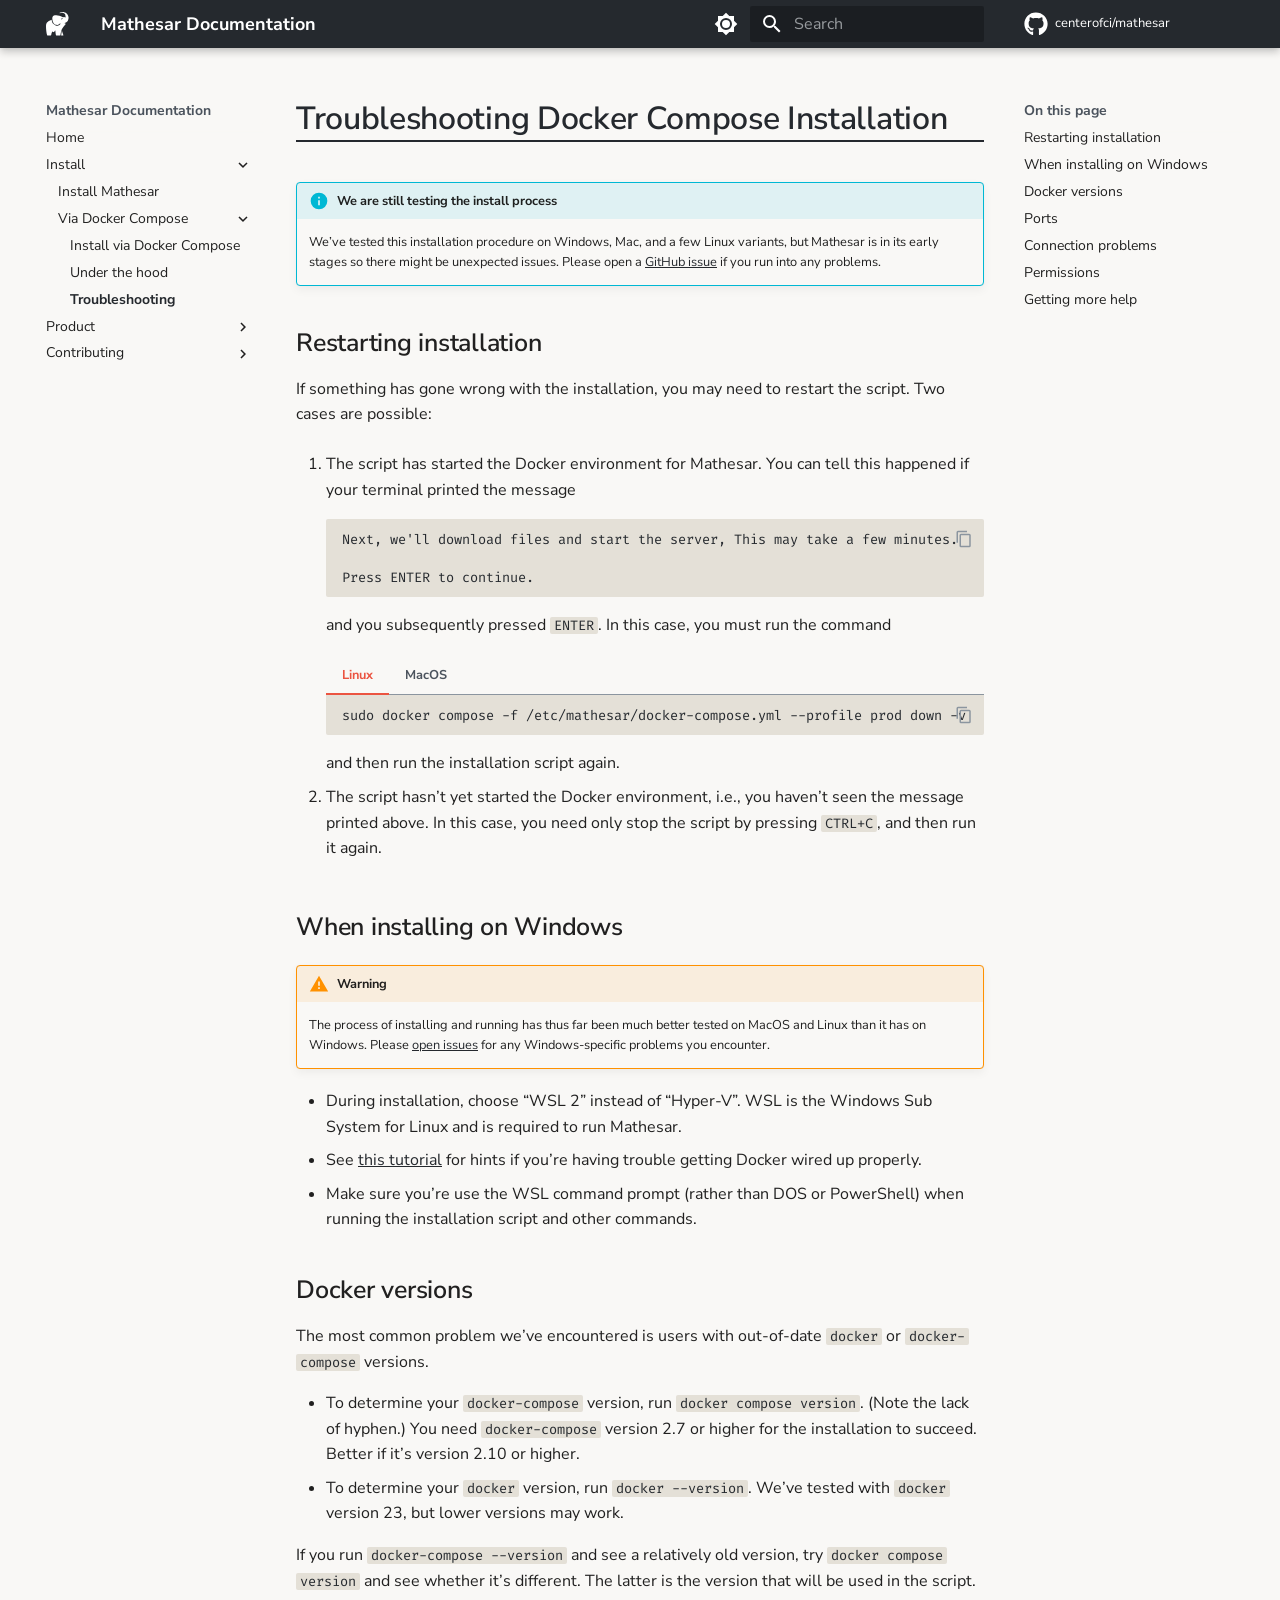
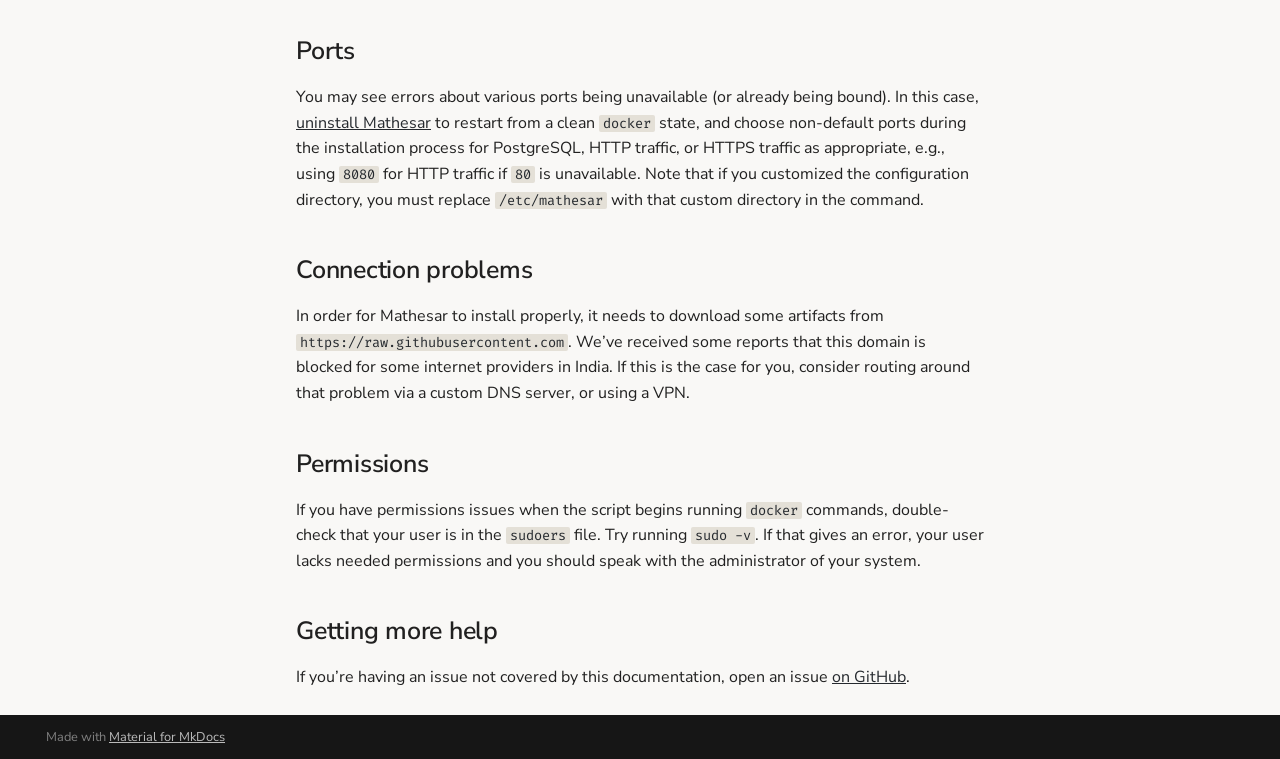
<file: install/docker-compose/troubleshooting/index.html>
<!doctype html>
<html lang="en" class="no-js">
  <head>
    
      <meta charset="utf-8">
      <meta name="viewport" content="width=device-width,initial-scale=1">
      
      
      
        <link rel="canonical" href="https://docs.mathesar.org/install/docker-compose/troubleshooting/">
      
      
        <link rel="prev" href="../under-the-hood/">
      
      
        <link rel="next" href="../../../product/intro/">
      
      <link rel="icon" href="../../../assets/images/favicon.ico">
      <meta name="generator" content="mkdocs-1.4.2, mkdocs-material-9.1.4">
    
    
      
        <title>Troubleshooting - Mathesar Documentation</title>
      
    
    
      <link rel="stylesheet" href="../../../assets/stylesheets/main.240905d7.min.css">
      
        
        <link rel="stylesheet" href="../../../assets/stylesheets/palette.a0c5b2b5.min.css">
      
      

    
    
    
      
        
        
        <link rel="preconnect" href="https://fonts.gstatic.com" crossorigin>
        <link rel="stylesheet" href="https://fonts.googleapis.com/css?family=Nunito+Sans:300,300i,400,400i,700,700i%7CFira+Code:400,400i,700,700i&display=fallback">
        <style>:root{--md-text-font:"Nunito Sans";--md-code-font:"Fira Code"}</style>
      
    
    
      <link rel="stylesheet" href="../../../stylesheets/extra.css">
    
    <script>__md_scope=new URL("../../..",location),__md_hash=e=>[...e].reduce((e,_)=>(e<<5)-e+_.charCodeAt(0),0),__md_get=(e,_=localStorage,t=__md_scope)=>JSON.parse(_.getItem(t.pathname+"."+e)),__md_set=(e,_,t=localStorage,a=__md_scope)=>{try{t.setItem(a.pathname+"."+e,JSON.stringify(_))}catch(e){}}</script>
    
      

    
    
    
  </head>
  
  
    
    
      
    
    
    
    
    <body dir="ltr" data-md-color-scheme="default" data-md-color-primary="" data-md-color-accent="">
  
    
    
      <script>var palette=__md_get("__palette");if(palette&&"object"==typeof palette.color)for(var key of Object.keys(palette.color))document.body.setAttribute("data-md-color-"+key,palette.color[key])</script>
    
    <input class="md-toggle" data-md-toggle="drawer" type="checkbox" id="__drawer" autocomplete="off">
    <input class="md-toggle" data-md-toggle="search" type="checkbox" id="__search" autocomplete="off">
    <label class="md-overlay" for="__drawer"></label>
    <div data-md-component="skip">
      
        
        <a href="#troubleshooting-docker-compose-installation" class="md-skip">
          Skip to content
        </a>
      
    </div>
    <div data-md-component="announce">
      
    </div>
    
    
      

  

<header class="md-header md-header--shadow" data-md-component="header">
  <nav class="md-header__inner md-grid" aria-label="Header">
    <a href="../../.." title="Mathesar Documentation" class="md-header__button md-logo" aria-label="Mathesar Documentation" data-md-component="logo">
      
  <img src="../../../assets/images/logo.svg" alt="logo">

    </a>
    <label class="md-header__button md-icon" for="__drawer">
      <svg xmlns="http://www.w3.org/2000/svg" viewBox="0 0 24 24"><path d="M3 6h18v2H3V6m0 5h18v2H3v-2m0 5h18v2H3v-2Z"/></svg>
    </label>
    <div class="md-header__title" data-md-component="header-title">
      <div class="md-header__ellipsis">
        <div class="md-header__topic">
          <span class="md-ellipsis">
            Mathesar Documentation
          </span>
        </div>
        <div class="md-header__topic" data-md-component="header-topic">
          <span class="md-ellipsis">
            
              Troubleshooting
            
          </span>
        </div>
      </div>
    </div>
    
      <form class="md-header__option" data-md-component="palette">
        
          
          <input class="md-option" data-md-color-media="" data-md-color-scheme="default" data-md-color-primary="" data-md-color-accent=""  aria-label="Switch to dark mode"  type="radio" name="__palette" id="__palette_1">
          
            <label class="md-header__button md-icon" title="Switch to dark mode" for="__palette_2" hidden>
              <svg xmlns="http://www.w3.org/2000/svg" viewBox="0 0 24 24"><path d="M12 8a4 4 0 0 0-4 4 4 4 0 0 0 4 4 4 4 0 0 0 4-4 4 4 0 0 0-4-4m0 10a6 6 0 0 1-6-6 6 6 0 0 1 6-6 6 6 0 0 1 6 6 6 6 0 0 1-6 6m8-9.31V4h-4.69L12 .69 8.69 4H4v4.69L.69 12 4 15.31V20h4.69L12 23.31 15.31 20H20v-4.69L23.31 12 20 8.69Z"/></svg>
            </label>
          
        
          
          <input class="md-option" data-md-color-media="" data-md-color-scheme="slate" data-md-color-primary="" data-md-color-accent=""  aria-label="Switch to light mode"  type="radio" name="__palette" id="__palette_2">
          
            <label class="md-header__button md-icon" title="Switch to light mode" for="__palette_1" hidden>
              <svg xmlns="http://www.w3.org/2000/svg" viewBox="0 0 24 24"><path d="M12 18c-.89 0-1.74-.2-2.5-.55C11.56 16.5 13 14.42 13 12c0-2.42-1.44-4.5-3.5-5.45C10.26 6.2 11.11 6 12 6a6 6 0 0 1 6 6 6 6 0 0 1-6 6m8-9.31V4h-4.69L12 .69 8.69 4H4v4.69L.69 12 4 15.31V20h4.69L12 23.31 15.31 20H20v-4.69L23.31 12 20 8.69Z"/></svg>
            </label>
          
        
      </form>
    
    
    
      <label class="md-header__button md-icon" for="__search">
        <svg xmlns="http://www.w3.org/2000/svg" viewBox="0 0 24 24"><path d="M9.5 3A6.5 6.5 0 0 1 16 9.5c0 1.61-.59 3.09-1.56 4.23l.27.27h.79l5 5-1.5 1.5-5-5v-.79l-.27-.27A6.516 6.516 0 0 1 9.5 16 6.5 6.5 0 0 1 3 9.5 6.5 6.5 0 0 1 9.5 3m0 2C7 5 5 7 5 9.5S7 14 9.5 14 14 12 14 9.5 12 5 9.5 5Z"/></svg>
      </label>
      <div class="md-search" data-md-component="search" role="dialog">
  <label class="md-search__overlay" for="__search"></label>
  <div class="md-search__inner" role="search">
    <form class="md-search__form" name="search">
      <input type="text" class="md-search__input" name="query" aria-label="Search" placeholder="Search" autocapitalize="off" autocorrect="off" autocomplete="off" spellcheck="false" data-md-component="search-query" required>
      <label class="md-search__icon md-icon" for="__search">
        <svg xmlns="http://www.w3.org/2000/svg" viewBox="0 0 24 24"><path d="M9.5 3A6.5 6.5 0 0 1 16 9.5c0 1.61-.59 3.09-1.56 4.23l.27.27h.79l5 5-1.5 1.5-5-5v-.79l-.27-.27A6.516 6.516 0 0 1 9.5 16 6.5 6.5 0 0 1 3 9.5 6.5 6.5 0 0 1 9.5 3m0 2C7 5 5 7 5 9.5S7 14 9.5 14 14 12 14 9.5 12 5 9.5 5Z"/></svg>
        <svg xmlns="http://www.w3.org/2000/svg" viewBox="0 0 24 24"><path d="M20 11v2H8l5.5 5.5-1.42 1.42L4.16 12l7.92-7.92L13.5 5.5 8 11h12Z"/></svg>
      </label>
      <nav class="md-search__options" aria-label="Search">
        
        <button type="reset" class="md-search__icon md-icon" title="Clear" aria-label="Clear" tabindex="-1">
          <svg xmlns="http://www.w3.org/2000/svg" viewBox="0 0 24 24"><path d="M19 6.41 17.59 5 12 10.59 6.41 5 5 6.41 10.59 12 5 17.59 6.41 19 12 13.41 17.59 19 19 17.59 13.41 12 19 6.41Z"/></svg>
        </button>
      </nav>
      
    </form>
    <div class="md-search__output">
      <div class="md-search__scrollwrap" data-md-scrollfix>
        <div class="md-search-result" data-md-component="search-result">
          <div class="md-search-result__meta">
            Initializing search
          </div>
          <ol class="md-search-result__list" role="presentation"></ol>
        </div>
      </div>
    </div>
  </div>
</div>
    
    
      <div class="md-header__source">
        <a href="https://github.com/centerofci/mathesar/" title="Go to repository" class="md-source" data-md-component="source">
  <div class="md-source__icon md-icon">
    
    <svg xmlns="http://www.w3.org/2000/svg" viewBox="0 0 496 512"><!--! Font Awesome Free 6.3.0 by @fontawesome - https://fontawesome.com License - https://fontawesome.com/license/free (Icons: CC BY 4.0, Fonts: SIL OFL 1.1, Code: MIT License) Copyright 2023 Fonticons, Inc.--><path d="M165.9 397.4c0 2-2.3 3.6-5.2 3.6-3.3.3-5.6-1.3-5.6-3.6 0-2 2.3-3.6 5.2-3.6 3-.3 5.6 1.3 5.6 3.6zm-31.1-4.5c-.7 2 1.3 4.3 4.3 4.9 2.6 1 5.6 0 6.2-2s-1.3-4.3-4.3-5.2c-2.6-.7-5.5.3-6.2 2.3zm44.2-1.7c-2.9.7-4.9 2.6-4.6 4.9.3 2 2.9 3.3 5.9 2.6 2.9-.7 4.9-2.6 4.6-4.6-.3-1.9-3-3.2-5.9-2.9zM244.8 8C106.1 8 0 113.3 0 252c0 110.9 69.8 205.8 169.5 239.2 12.8 2.3 17.3-5.6 17.3-12.1 0-6.2-.3-40.4-.3-61.4 0 0-70 15-84.7-29.8 0 0-11.4-29.1-27.8-36.6 0 0-22.9-15.7 1.6-15.4 0 0 24.9 2 38.6 25.8 21.9 38.6 58.6 27.5 72.9 20.9 2.3-16 8.8-27.1 16-33.7-55.9-6.2-112.3-14.3-112.3-110.5 0-27.5 7.6-41.3 23.6-58.9-2.6-6.5-11.1-33.3 2.6-67.9 20.9-6.5 69 27 69 27 20-5.6 41.5-8.5 62.8-8.5s42.8 2.9 62.8 8.5c0 0 48.1-33.6 69-27 13.7 34.7 5.2 61.4 2.6 67.9 16 17.7 25.8 31.5 25.8 58.9 0 96.5-58.9 104.2-114.8 110.5 9.2 7.9 17 22.9 17 46.4 0 33.7-.3 75.4-.3 83.6 0 6.5 4.6 14.4 17.3 12.1C428.2 457.8 496 362.9 496 252 496 113.3 383.5 8 244.8 8zM97.2 352.9c-1.3 1-1 3.3.7 5.2 1.6 1.6 3.9 2.3 5.2 1 1.3-1 1-3.3-.7-5.2-1.6-1.6-3.9-2.3-5.2-1zm-10.8-8.1c-.7 1.3.3 2.9 2.3 3.9 1.6 1 3.6.7 4.3-.7.7-1.3-.3-2.9-2.3-3.9-2-.6-3.6-.3-4.3.7zm32.4 35.6c-1.6 1.3-1 4.3 1.3 6.2 2.3 2.3 5.2 2.6 6.5 1 1.3-1.3.7-4.3-1.3-6.2-2.2-2.3-5.2-2.6-6.5-1zm-11.4-14.7c-1.6 1-1.6 3.6 0 5.9 1.6 2.3 4.3 3.3 5.6 2.3 1.6-1.3 1.6-3.9 0-6.2-1.4-2.3-4-3.3-5.6-2z"/></svg>
  </div>
  <div class="md-source__repository">
    centerofci/mathesar
  </div>
</a>
      </div>
    
  </nav>
  
</header>
    
    <div class="md-container" data-md-component="container">
      
      
        
          
        
      
      <main class="md-main" data-md-component="main">
        <div class="md-main__inner md-grid">
          
            
              
              <div class="md-sidebar md-sidebar--primary" data-md-component="sidebar" data-md-type="navigation" >
                <div class="md-sidebar__scrollwrap">
                  <div class="md-sidebar__inner">
                    


<nav class="md-nav md-nav--primary" aria-label="Navigation" data-md-level="0">
  <label class="md-nav__title" for="__drawer">
    <a href="../../.." title="Mathesar Documentation" class="md-nav__button md-logo" aria-label="Mathesar Documentation" data-md-component="logo">
      
  <img src="../../../assets/images/logo.svg" alt="logo">

    </a>
    Mathesar Documentation
  </label>
  
    <div class="md-nav__source">
      <a href="https://github.com/centerofci/mathesar/" title="Go to repository" class="md-source" data-md-component="source">
  <div class="md-source__icon md-icon">
    
    <svg xmlns="http://www.w3.org/2000/svg" viewBox="0 0 496 512"><!--! Font Awesome Free 6.3.0 by @fontawesome - https://fontawesome.com License - https://fontawesome.com/license/free (Icons: CC BY 4.0, Fonts: SIL OFL 1.1, Code: MIT License) Copyright 2023 Fonticons, Inc.--><path d="M165.9 397.4c0 2-2.3 3.6-5.2 3.6-3.3.3-5.6-1.3-5.6-3.6 0-2 2.3-3.6 5.2-3.6 3-.3 5.6 1.3 5.6 3.6zm-31.1-4.5c-.7 2 1.3 4.3 4.3 4.9 2.6 1 5.6 0 6.2-2s-1.3-4.3-4.3-5.2c-2.6-.7-5.5.3-6.2 2.3zm44.2-1.7c-2.9.7-4.9 2.6-4.6 4.9.3 2 2.9 3.3 5.9 2.6 2.9-.7 4.9-2.6 4.6-4.6-.3-1.9-3-3.2-5.9-2.9zM244.8 8C106.1 8 0 113.3 0 252c0 110.9 69.8 205.8 169.5 239.2 12.8 2.3 17.3-5.6 17.3-12.1 0-6.2-.3-40.4-.3-61.4 0 0-70 15-84.7-29.8 0 0-11.4-29.1-27.8-36.6 0 0-22.9-15.7 1.6-15.4 0 0 24.9 2 38.6 25.8 21.9 38.6 58.6 27.5 72.9 20.9 2.3-16 8.8-27.1 16-33.7-55.9-6.2-112.3-14.3-112.3-110.5 0-27.5 7.6-41.3 23.6-58.9-2.6-6.5-11.1-33.3 2.6-67.9 20.9-6.5 69 27 69 27 20-5.6 41.5-8.5 62.8-8.5s42.8 2.9 62.8 8.5c0 0 48.1-33.6 69-27 13.7 34.7 5.2 61.4 2.6 67.9 16 17.7 25.8 31.5 25.8 58.9 0 96.5-58.9 104.2-114.8 110.5 9.2 7.9 17 22.9 17 46.4 0 33.7-.3 75.4-.3 83.6 0 6.5 4.6 14.4 17.3 12.1C428.2 457.8 496 362.9 496 252 496 113.3 383.5 8 244.8 8zM97.2 352.9c-1.3 1-1 3.3.7 5.2 1.6 1.6 3.9 2.3 5.2 1 1.3-1 1-3.3-.7-5.2-1.6-1.6-3.9-2.3-5.2-1zm-10.8-8.1c-.7 1.3.3 2.9 2.3 3.9 1.6 1 3.6.7 4.3-.7.7-1.3-.3-2.9-2.3-3.9-2-.6-3.6-.3-4.3.7zm32.4 35.6c-1.6 1.3-1 4.3 1.3 6.2 2.3 2.3 5.2 2.6 6.5 1 1.3-1.3.7-4.3-1.3-6.2-2.2-2.3-5.2-2.6-6.5-1zm-11.4-14.7c-1.6 1-1.6 3.6 0 5.9 1.6 2.3 4.3 3.3 5.6 2.3 1.6-1.3 1.6-3.9 0-6.2-1.4-2.3-4-3.3-5.6-2z"/></svg>
  </div>
  <div class="md-source__repository">
    centerofci/mathesar
  </div>
</a>
    </div>
  
  <ul class="md-nav__list" data-md-scrollfix>
    
      
      
      

  
  
  
    <li class="md-nav__item">
      <a href="../../.." class="md-nav__link">
        Home
      </a>
    </li>
  

    
      
      
      

  
  
    
  
  
    
    <li class="md-nav__item md-nav__item--active md-nav__item--nested">
      
      
      
      
      <input class="md-nav__toggle md-toggle " type="checkbox" id="__nav_2" checked>
      
      
      
        <label class="md-nav__link" for="__nav_2" id="__nav_2_label" tabindex="0">
          Install
          <span class="md-nav__icon md-icon"></span>
        </label>
      
      <nav class="md-nav" data-md-level="1" aria-labelledby="__nav_2_label" aria-expanded="true">
        <label class="md-nav__title" for="__nav_2">
          <span class="md-nav__icon md-icon"></span>
          Install
        </label>
        <ul class="md-nav__list" data-md-scrollfix>
          
            
              
  
  
  
    <li class="md-nav__item">
      <a href="../../" class="md-nav__link">
        Install Mathesar
      </a>
    </li>
  

            
          
            
              
  
  
    
  
  
    
    <li class="md-nav__item md-nav__item--active md-nav__item--nested">
      
      
      
      
      <input class="md-nav__toggle md-toggle " type="checkbox" id="__nav_2_2" checked>
      
      
      
        <label class="md-nav__link" for="__nav_2_2" id="__nav_2_2_label" tabindex="0">
          Via Docker Compose
          <span class="md-nav__icon md-icon"></span>
        </label>
      
      <nav class="md-nav" data-md-level="2" aria-labelledby="__nav_2_2_label" aria-expanded="true">
        <label class="md-nav__title" for="__nav_2_2">
          <span class="md-nav__icon md-icon"></span>
          Via Docker Compose
        </label>
        <ul class="md-nav__list" data-md-scrollfix>
          
            
              
  
  
  
    <li class="md-nav__item">
      <a href="../" class="md-nav__link">
        Install via Docker Compose
      </a>
    </li>
  

            
          
            
              
  
  
  
    <li class="md-nav__item">
      <a href="../under-the-hood/" class="md-nav__link">
        Under the hood
      </a>
    </li>
  

            
          
            
              
  
  
    
  
  
    <li class="md-nav__item md-nav__item--active">
      
      <input class="md-nav__toggle md-toggle" type="checkbox" id="__toc">
      
      
        
      
      
        <label class="md-nav__link md-nav__link--active" for="__toc">
          Troubleshooting
          <span class="md-nav__icon md-icon"></span>
        </label>
      
      <a href="./" class="md-nav__link md-nav__link--active">
        Troubleshooting
      </a>
      
        

  

<nav class="md-nav md-nav--secondary" aria-label="On this page">
  
  
  
    
  
  
    <label class="md-nav__title" for="__toc">
      <span class="md-nav__icon md-icon"></span>
      On this page
    </label>
    <ul class="md-nav__list" data-md-component="toc" data-md-scrollfix>
      
        <li class="md-nav__item">
  <a href="#restarting-installation" class="md-nav__link">
    Restarting installation
  </a>
  
</li>
      
        <li class="md-nav__item">
  <a href="#windows" class="md-nav__link">
    When installing on Windows
  </a>
  
</li>
      
        <li class="md-nav__item">
  <a href="#docker-versions" class="md-nav__link">
    Docker versions
  </a>
  
</li>
      
        <li class="md-nav__item">
  <a href="#ports" class="md-nav__link">
    Ports
  </a>
  
</li>
      
        <li class="md-nav__item">
  <a href="#connection-problems" class="md-nav__link">
    Connection problems
  </a>
  
</li>
      
        <li class="md-nav__item">
  <a href="#permissions" class="md-nav__link">
    Permissions
  </a>
  
</li>
      
        <li class="md-nav__item">
  <a href="#getting-more-help" class="md-nav__link">
    Getting more help
  </a>
  
</li>
      
    </ul>
  
</nav>
      
    </li>
  

            
          
        </ul>
      </nav>
    </li>
  

            
          
        </ul>
      </nav>
    </li>
  

    
      
      
      

  
  
  
    
    <li class="md-nav__item md-nav__item--nested">
      
      
      
      
      <input class="md-nav__toggle md-toggle " type="checkbox" id="__nav_3" >
      
      
      
        <label class="md-nav__link" for="__nav_3" id="__nav_3_label" tabindex="0">
          Product
          <span class="md-nav__icon md-icon"></span>
        </label>
      
      <nav class="md-nav" data-md-level="1" aria-labelledby="__nav_3_label" aria-expanded="false">
        <label class="md-nav__title" for="__nav_3">
          <span class="md-nav__icon md-icon"></span>
          Product
        </label>
        <ul class="md-nav__list" data-md-scrollfix>
          
            
              
  
  
  
    <li class="md-nav__item">
      <a href="../../../product/intro/" class="md-nav__link">
        Introduction
      </a>
    </li>
  

            
          
            
              
  
  
  
    <li class="md-nav__item">
      <a href="../../../product/syncing-db/" class="md-nav__link">
        Syncing database changes
      </a>
    </li>
  

            
          
            
              
  
  
  
    <li class="md-nav__item">
      <a href="../../../product/users/" class="md-nav__link">
        Users & Access Levels
      </a>
    </li>
  

            
          
        </ul>
      </nav>
    </li>
  

    
      
      
      

  
  
  
    
    <li class="md-nav__item md-nav__item--nested">
      
      
      
      
      <input class="md-nav__toggle md-toggle " type="checkbox" id="__nav_4" >
      
      
      
        <label class="md-nav__link" for="__nav_4" id="__nav_4_label" tabindex="0">
          Contributing
          <span class="md-nav__icon md-icon"></span>
        </label>
      
      <nav class="md-nav" data-md-level="1" aria-labelledby="__nav_4_label" aria-expanded="false">
        <label class="md-nav__title" for="__nav_4">
          <span class="md-nav__icon md-icon"></span>
          Contributing
        </label>
        <ul class="md-nav__list" data-md-scrollfix>
          
            
              
  
  
  
    <li class="md-nav__item">
      <a href="../../../contributing/welcome/" class="md-nav__link">
        Welcome!
      </a>
    </li>
  

            
          
            
              
  
  
  
    <li class="md-nav__item">
      <a href="../../../contributing/local-dev/" class="md-nav__link">
        Local Development Setup
      </a>
    </li>
  

            
          
        </ul>
      </nav>
    </li>
  

    
  </ul>
</nav>
                  </div>
                </div>
              </div>
            
            
              
              <div class="md-sidebar md-sidebar--secondary" data-md-component="sidebar" data-md-type="toc" >
                <div class="md-sidebar__scrollwrap">
                  <div class="md-sidebar__inner">
                    

  

<nav class="md-nav md-nav--secondary" aria-label="On this page">
  
  
  
    
  
  
    <label class="md-nav__title" for="__toc">
      <span class="md-nav__icon md-icon"></span>
      On this page
    </label>
    <ul class="md-nav__list" data-md-component="toc" data-md-scrollfix>
      
        <li class="md-nav__item">
  <a href="#restarting-installation" class="md-nav__link">
    Restarting installation
  </a>
  
</li>
      
        <li class="md-nav__item">
  <a href="#windows" class="md-nav__link">
    When installing on Windows
  </a>
  
</li>
      
        <li class="md-nav__item">
  <a href="#docker-versions" class="md-nav__link">
    Docker versions
  </a>
  
</li>
      
        <li class="md-nav__item">
  <a href="#ports" class="md-nav__link">
    Ports
  </a>
  
</li>
      
        <li class="md-nav__item">
  <a href="#connection-problems" class="md-nav__link">
    Connection problems
  </a>
  
</li>
      
        <li class="md-nav__item">
  <a href="#permissions" class="md-nav__link">
    Permissions
  </a>
  
</li>
      
        <li class="md-nav__item">
  <a href="#getting-more-help" class="md-nav__link">
    Getting more help
  </a>
  
</li>
      
    </ul>
  
</nav>
                  </div>
                </div>
              </div>
            
          
          
            <div class="md-content" data-md-component="content">
              <article class="md-content__inner md-typeset">
                
                  

  
  


<h1 id="troubleshooting-docker-compose-installation">Troubleshooting Docker Compose Installation<a class="headerlink" href="#troubleshooting-docker-compose-installation" title="Permanent link">&para;</a></h1>
<div class="admonition info">
<p class="admonition-title">We are still testing the install process</p>
<p>We&rsquo;ve tested this installation procedure on Windows, Mac, and a few Linux variants, but Mathesar is in its early stages so there might be unexpected issues. Please open a <a href="https://github.com/centerofci/mathesar/issues">GitHub issue</a> if you run into any problems.</p>
</div>
<h2 id="restarting-installation">Restarting installation<a class="headerlink" href="#restarting-installation" title="Permanent link">&para;</a></h2>
<p>If something has gone wrong with the installation, you may need to restart the script. Two cases are possible:</p>
<ol>
<li>
<p>The script has started the Docker environment for Mathesar. You can tell this happened if your terminal printed the message
   <div class="language-text highlight"><pre><span></span><code><span id="__span-0-1"><a id="__codelineno-0-1" name="__codelineno-0-1" href="#__codelineno-0-1"></a>Next, we&#39;ll download files and start the server, This may take a few minutes.
</span><span id="__span-0-2"><a id="__codelineno-0-2" name="__codelineno-0-2" href="#__codelineno-0-2"></a>
</span><span id="__span-0-3"><a id="__codelineno-0-3" name="__codelineno-0-3" href="#__codelineno-0-3"></a>Press ENTER to continue.
</span></code></pre></div>
   and you subsequently pressed <code>ENTER</code>. In this case, you must run the command</p>
<div class="tabbed-set tabbed-alternate" data-tabs="1:2"><input checked="checked" id="__tabbed_1_1" name="__tabbed_1" type="radio" /><input id="__tabbed_1_2" name="__tabbed_1" type="radio" /><div class="tabbed-labels"><label for="__tabbed_1_1">Linux</label><label for="__tabbed_1_2">MacOS</label></div>
<div class="tabbed-content">
<div class="tabbed-block">
<div class="language-sh highlight"><pre><span></span><code><span id="__span-1-1"><a id="__codelineno-1-1" name="__codelineno-1-1" href="#__codelineno-1-1"></a>sudo<span class="w"> </span>docker<span class="w"> </span>compose<span class="w"> </span>-f<span class="w"> </span>/etc/mathesar/docker-compose.yml<span class="w"> </span>--profile<span class="w"> </span>prod<span class="w"> </span>down<span class="w"> </span>-v
</span></code></pre></div>
</div>
<div class="tabbed-block">
<div class="language-sh highlight"><pre><span></span><code><span id="__span-2-1"><a id="__codelineno-2-1" name="__codelineno-2-1" href="#__codelineno-2-1"></a>docker<span class="w"> </span>compose<span class="w"> </span>-f<span class="w"> </span>/etc/mathesar/docker-compose.yml<span class="w"> </span>--profile<span class="w"> </span>prod<span class="w"> </span>down<span class="w"> </span>-v
</span></code></pre></div>
</div>
</div>
</div>
<p>and then run the installation script again.</p>
</li>
<li>
<p>The script hasn&rsquo;t yet started the Docker environment, i.e., you haven&rsquo;t seen the message printed above. In this case, you need only stop the script by pressing <code>CTRL+C</code>, and then run it again.</p>
</li>
</ol>
<h2 id="windows">When installing on Windows<a class="headerlink" href="#windows" title="Permanent link">&para;</a></h2>
<div class="admonition warning">
<p class="admonition-title">Warning</p>
<p>The process of installing and running has thus far been much better tested on MacOS and Linux than it has on Windows. Please <a href="https://github.com/centerofci/mathesar/issues/new/choose">open issues</a> for any Windows-specific problems you encounter.</p>
</div>
<ul>
<li>During installation, choose &ldquo;WSL 2&rdquo; instead of &ldquo;Hyper-V&rdquo;. WSL is the Windows Sub System for Linux and is required to run Mathesar.</li>
<li>See <a href="https://learn.microsoft.com/en-us/windows/wsl/tutorials/wsl-containers">this tutorial</a> for hints if you&rsquo;re having trouble getting Docker wired up properly.</li>
<li>Make sure you&rsquo;re use the WSL command prompt (rather than DOS or PowerShell) when running the installation script and other commands.</li>
</ul>
<h2 id="docker-versions">Docker versions<a class="headerlink" href="#docker-versions" title="Permanent link">&para;</a></h2>
<p>The most common problem we&rsquo;ve encountered is users with out-of-date <code>docker</code> or <code>docker-compose</code> versions.</p>
<ul>
<li>To determine your <code>docker-compose</code> version, run <code>docker compose version</code>. (Note the lack of hyphen.) You need <code>docker-compose</code> version 2.7 or higher for the installation to succeed. Better if it&rsquo;s version 2.10 or higher.</li>
<li>To determine your <code>docker</code> version, run <code>docker --version</code>. We&rsquo;ve tested with <code>docker</code> version 23, but lower versions may work.</li>
</ul>
<p>If you run <code>docker-compose --version</code> and see a relatively old version, try <code>docker compose version</code> and see whether it&rsquo;s different. The latter is the version that will be used in the script.</p>
<h2 id="ports">Ports<a class="headerlink" href="#ports" title="Permanent link">&para;</a></h2>
<p>You may see errors about various ports being unavailable (or already being bound). In this case, <a href="../#uninstall">uninstall Mathesar</a> to restart from a clean <code>docker</code> state, and choose non-default ports during the installation process for PostgreSQL, HTTP traffic, or HTTPS traffic as appropriate, e.g., using <code>8080</code> for HTTP traffic if <code>80</code> is unavailable. Note that if you customized the configuration directory, you must replace <code>/etc/mathesar</code> with that custom directory in the command.</p>
<h2 id="connection-problems">Connection problems<a class="headerlink" href="#connection-problems" title="Permanent link">&para;</a></h2>
<p>In order for Mathesar to install properly, it needs to download some artifacts from <code>https://raw.githubusercontent.com</code>. We&rsquo;ve received some reports that this domain is blocked for some internet providers in India. If this is the case for you, consider routing around that problem via a custom DNS server, or using a VPN.</p>
<h2 id="permissions">Permissions<a class="headerlink" href="#permissions" title="Permanent link">&para;</a></h2>
<p>If you have permissions issues when the script begins running <code>docker</code> commands, double-check that your user is in the <code>sudoers</code> file. Try running <code>sudo -v</code>. If that gives an error, your user lacks needed permissions and you should speak with the administrator of your system.</p>
<h2 id="getting-more-help">Getting more help<a class="headerlink" href="#getting-more-help" title="Permanent link">&para;</a></h2>
<p>If you&rsquo;re having an issue not covered by this documentation, open an issue <a href="https://github.com/centerofci/mathesar/issues">on GitHub</a>.</p>





                
              </article>
            </div>
          
          
        </div>
        
      </main>
      
        <footer class="md-footer">
  
  <div class="md-footer-meta md-typeset">
    <div class="md-footer-meta__inner md-grid">
      <div class="md-copyright">
  
  
    Made with
    <a href="https://squidfunk.github.io/mkdocs-material/" target="_blank" rel="noopener">
      Material for MkDocs
    </a>
  
</div>
      
    </div>
  </div>
</footer>
      
    </div>
    <div class="md-dialog" data-md-component="dialog">
      <div class="md-dialog__inner md-typeset"></div>
    </div>
    
    <script id="__config" type="application/json">{"base": "../../..", "features": ["content.code.copy"], "search": "../../../assets/javascripts/workers/search.208ed371.min.js", "translations": {"clipboard.copied": "Copied to clipboard", "clipboard.copy": "Copy to clipboard", "search.result.more.one": "1 more on this page", "search.result.more.other": "# more on this page", "search.result.none": "No matching documents", "search.result.one": "1 matching document", "search.result.other": "# matching documents", "search.result.placeholder": "Type to start searching", "search.result.term.missing": "Missing", "select.version": "Select version"}}</script>
    
    
      <script src="../../../assets/javascripts/bundle.19047be9.min.js"></script>
      
    
  </body>
</html>
</file>
<file: stylesheets/extra.css>
:root,
[data-md-color-scheme="default"] {
  --md-primary-fg-color: #25292e;
  --md-accent-fg-color: #eb5441;

  --md-default-fg-color--light: #4b535d;
  --md-default-fg-color--lighter: #6b757f;
  --md-default-fg-color--lightest: #8b959f;
  --md-default-bg-color: #F9F8F6;

  --md-code-fg-color: #25292e;
  --md-code-bg-color: #e4e0d7;
  --md-code-hl-color: #1269cf;

  --md-typeset-mark-color: #ffff0080;
  --md-typeset-del-color: #f5503d26;
  --md-typeset-ins-color: #0bd57026;
  --md-typeset-kbd-color: #fafafa;
  --md-typeset-kbd-accent-color: #fff;
  --md-typeset-kbd-border-color: #b8b8b8;
  --md-typeset-table-color: #0000001f;
  --md-typeset-table-color--light: rgba(0, 0, 0, 0.035);
  --md-admonition-fg-color: var(--md-default-fg-color);
  --md-admonition-bg-color: var(--md-default-bg-color);
  --md-warning-fg-color: #000000de;
  --md-warning-bg-color: #ff9;
  --md-footer-fg-color: #fff;
  --md-footer-fg-color--light: #ffffffb3;
  --md-footer-fg-color--lighter: #ffffff73;
  --md-footer-bg-color: #000000de;
  --md-footer-bg-color--dark: #00000052;
}

[data-md-color-scheme="slate"] {
  --md-primary-bg-color--light: #e4e7ed;
  --md-primary-fg-color--light: #e4e7ed;
  --md-typeset-a-color: #fff;
  --md-default-bg-color: #343941;
}

.md-typeset a {
	text-decoration: underline;
}

.md-nav__link--active {
  font-weight: 700;
}

.md-typeset h1 {
  font-weight: 600;
  color: var(--md-primary-fg-color);
  border-bottom: 2px solid var(--md-primary-fg-color);
}

.md-typeset h2 {
  font-weight: 600;
}

[data-md-color-scheme="slate"] .md-typeset h1 {
  border-bottom: 2px solid var(--md-primary-fg-color--light);
  color: var(--md-primary-fg-color--light);
}
</file>
<file: assets/stylesheets/main.240905d7.min.css>
@charset "UTF-8";html{-webkit-text-size-adjust:none;-moz-text-size-adjust:none;text-size-adjust:none;box-sizing:border-box}*,:after,:before{box-sizing:inherit}@media (prefers-reduced-motion){*,:after,:before{transition:none!important}}body{margin:0}a,button,input,label{-webkit-tap-highlight-color:transparent}a{color:inherit;text-decoration:none}hr{border:0;box-sizing:initial;display:block;height:.05rem;overflow:visible;padding:0}small{font-size:80%}sub,sup{line-height:1em}img{border-style:none}table{border-collapse:initial;border-spacing:0}td,th{font-weight:400;vertical-align:top}button{background:#0000;border:0;font-family:inherit;font-size:inherit;margin:0;padding:0}input{border:0;outline:none}:root{--md-primary-fg-color:#4051b5;--md-primary-fg-color--light:#5d6cc0;--md-primary-fg-color--dark:#303fa1;--md-primary-bg-color:#fff;--md-primary-bg-color--light:#ffffffb3;--md-accent-fg-color:#526cfe;--md-accent-fg-color--transparent:#526cfe1a;--md-accent-bg-color:#fff;--md-accent-bg-color--light:#ffffffb3}:root,[data-md-color-scheme=default]{--md-default-fg-color:#000000de;--md-default-fg-color--light:#0000008a;--md-default-fg-color--lighter:#00000052;--md-default-fg-color--lightest:#00000012;--md-default-bg-color:#fff;--md-default-bg-color--light:#ffffffb3;--md-default-bg-color--lighter:#ffffff4d;--md-default-bg-color--lightest:#ffffff1f;--md-code-fg-color:#36464e;--md-code-bg-color:#f5f5f5;--md-code-hl-color:#ffff0080;--md-code-hl-number-color:#d52a2a;--md-code-hl-special-color:#db1457;--md-code-hl-function-color:#a846b9;--md-code-hl-constant-color:#6e59d9;--md-code-hl-keyword-color:#3f6ec6;--md-code-hl-string-color:#1c7d4d;--md-code-hl-name-color:var(--md-code-fg-color);--md-code-hl-operator-color:var(--md-default-fg-color--light);--md-code-hl-punctuation-color:var(--md-default-fg-color--light);--md-code-hl-comment-color:var(--md-default-fg-color--light);--md-code-hl-generic-color:var(--md-default-fg-color--light);--md-code-hl-variable-color:var(--md-default-fg-color--light);--md-typeset-color:var(--md-default-fg-color);--md-typeset-a-color:var(--md-primary-fg-color);--md-typeset-mark-color:#ffff0080;--md-typeset-del-color:#f5503d26;--md-typeset-ins-color:#0bd57026;--md-typeset-kbd-color:#fafafa;--md-typeset-kbd-accent-color:#fff;--md-typeset-kbd-border-color:#b8b8b8;--md-typeset-table-color:#0000001f;--md-typeset-table-color--light:rgba(0,0,0,.035);--md-admonition-fg-color:var(--md-default-fg-color);--md-admonition-bg-color:var(--md-default-bg-color);--md-warning-fg-color:#000000de;--md-warning-bg-color:#ff9;--md-footer-fg-color:#fff;--md-footer-fg-color--light:#ffffffb3;--md-footer-fg-color--lighter:#ffffff73;--md-footer-bg-color:#000000de;--md-footer-bg-color--dark:#00000052;--md-shadow-z1:0 0.2rem 0.5rem #0000000d,0 0 0.05rem #0000001a;--md-shadow-z2:0 0.2rem 0.5rem #0000001a,0 0 0.05rem #00000040;--md-shadow-z3:0 0.2rem 0.5rem #0003,0 0 0.05rem #00000059}.md-icon svg{fill:currentcolor;display:block;height:1.2rem;width:1.2rem}body{-webkit-font-smoothing:antialiased;-moz-osx-font-smoothing:grayscale;--md-text-font-family:var(--md-text-font,_),-apple-system,BlinkMacSystemFont,Helvetica,Arial,sans-serif;--md-code-font-family:var(--md-code-font,_),SFMono-Regular,Consolas,Menlo,monospace}aside,body,input{font-feature-settings:"kern","liga";color:var(--md-typeset-color);font-family:var(--md-text-font-family)}code,kbd,pre{font-feature-settings:"kern";font-family:var(--md-code-font-family)}:root{--md-typeset-table-sort-icon:url('data:image/svg+xml;charset=utf-8,<svg xmlns="http://www.w3.org/2000/svg" viewBox="0 0 24 24"><path d="m18 21-4-4h3V7h-3l4-4 4 4h-3v10h3M2 19v-2h10v2M2 13v-2h7v2M2 7V5h4v2H2Z"/></svg>');--md-typeset-table-sort-icon--asc:url('data:image/svg+xml;charset=utf-8,<svg xmlns="http://www.w3.org/2000/svg" viewBox="0 0 24 24"><path d="M19 17h3l-4 4-4-4h3V3h2M2 17h10v2H2M6 5v2H2V5m0 6h7v2H2v-2Z"/></svg>');--md-typeset-table-sort-icon--desc:url('data:image/svg+xml;charset=utf-8,<svg xmlns="http://www.w3.org/2000/svg" viewBox="0 0 24 24"><path d="M19 7h3l-4-4-4 4h3v14h2M2 17h10v2H2M6 5v2H2V5m0 6h7v2H2v-2Z"/></svg>')}.md-typeset{-webkit-print-color-adjust:exact;color-adjust:exact;font-size:.8rem;line-height:1.6}@media print{.md-typeset{font-size:.68rem}}.md-typeset blockquote,.md-typeset dl,.md-typeset figure,.md-typeset ol,.md-typeset pre,.md-typeset ul{margin-bottom:1em;margin-top:1em}.md-typeset h1{color:var(--md-default-fg-color--light);font-size:2em;line-height:1.3;margin:0 0 1.25em}.md-typeset h1,.md-typeset h2{font-weight:300;letter-spacing:-.01em}.md-typeset h2{font-size:1.5625em;line-height:1.4;margin:1.6em 0 .64em}.md-typeset h3{font-size:1.25em;font-weight:400;letter-spacing:-.01em;line-height:1.5;margin:1.6em 0 .8em}.md-typeset h2+h3{margin-top:.8em}.md-typeset h4{font-weight:700;letter-spacing:-.01em;margin:1em 0}.md-typeset h5,.md-typeset h6{color:var(--md-default-fg-color--light);font-size:.8em;font-weight:700;letter-spacing:-.01em;margin:1.25em 0}.md-typeset h5{text-transform:uppercase}.md-typeset hr{border-bottom:.05rem solid var(--md-default-fg-color--lightest);display:flow-root;margin:1.5em 0}.md-typeset a{color:var(--md-typeset-a-color);word-break:break-word}.md-typeset a,.md-typeset a:before{transition:color 125ms}.md-typeset a:focus,.md-typeset a:hover{color:var(--md-accent-fg-color)}.md-typeset a:focus code,.md-typeset a:hover code{background-color:var(--md-accent-fg-color--transparent)}.md-typeset a code{color:currentcolor;transition:background-color 125ms}.md-typeset a.focus-visible{outline-color:var(--md-accent-fg-color);outline-offset:.2rem}.md-typeset code,.md-typeset kbd,.md-typeset pre{color:var(--md-code-fg-color);direction:ltr;font-variant-ligatures:none}@media print{.md-typeset code,.md-typeset kbd,.md-typeset pre{white-space:pre-wrap}}.md-typeset code{background-color:var(--md-code-bg-color);border-radius:.1rem;-webkit-box-decoration-break:clone;box-decoration-break:clone;font-size:.85em;padding:0 .2941176471em;word-break:break-word}.md-typeset code:not(.focus-visible){-webkit-tap-highlight-color:transparent;outline:none}.md-typeset pre{display:flow-root;line-height:1.4;position:relative}.md-typeset pre>code{-webkit-box-decoration-break:slice;box-decoration-break:slice;box-shadow:none;display:block;margin:0;outline-color:var(--md-accent-fg-color);overflow:auto;padding:.7720588235em 1.1764705882em;scrollbar-color:var(--md-default-fg-color--lighter) #0000;scrollbar-width:thin;touch-action:auto;word-break:normal}.md-typeset pre>code:hover{scrollbar-color:var(--md-accent-fg-color) #0000}.md-typeset pre>code::-webkit-scrollbar{height:.2rem;width:.2rem}.md-typeset pre>code::-webkit-scrollbar-thumb{background-color:var(--md-default-fg-color--lighter)}.md-typeset pre>code::-webkit-scrollbar-thumb:hover{background-color:var(--md-accent-fg-color)}.md-typeset kbd{background-color:var(--md-typeset-kbd-color);border-radius:.1rem;box-shadow:0 .1rem 0 .05rem var(--md-typeset-kbd-border-color),0 .1rem 0 var(--md-typeset-kbd-border-color),0 -.1rem .2rem var(--md-typeset-kbd-accent-color) inset;color:var(--md-default-fg-color);display:inline-block;font-size:.75em;padding:0 .6666666667em;vertical-align:text-top;word-break:break-word}.md-typeset mark{background-color:var(--md-typeset-mark-color);-webkit-box-decoration-break:clone;box-decoration-break:clone;color:inherit;word-break:break-word}.md-typeset abbr{border-bottom:.05rem dotted var(--md-default-fg-color--light);cursor:help;text-decoration:none}@media (hover:none){.md-typeset abbr[title]:focus:after,.md-typeset abbr[title]:hover:after{background-color:var(--md-default-fg-color);border-radius:.1rem;box-shadow:var(--md-shadow-z3);color:var(--md-default-bg-color);content:attr(title);font-size:.7rem;left:.8rem;margin-top:2em;padding:.2rem .3rem;position:absolute;right:.8rem}}.md-typeset small{opacity:.75}[dir=ltr] .md-typeset sub,[dir=ltr] .md-typeset sup{margin-left:.078125em}[dir=rtl] .md-typeset sub,[dir=rtl] .md-typeset sup{margin-right:.078125em}[dir=ltr] .md-typeset blockquote{padding-left:.6rem}[dir=rtl] .md-typeset blockquote{padding-right:.6rem}[dir=ltr] .md-typeset blockquote{border-left:.2rem solid var(--md-default-fg-color--lighter)}[dir=rtl] .md-typeset blockquote{border-right:.2rem solid var(--md-default-fg-color--lighter)}.md-typeset blockquote{color:var(--md-default-fg-color--light);margin-left:0;margin-right:0}.md-typeset ul{list-style-type:disc}[dir=ltr] .md-typeset ol,[dir=ltr] .md-typeset ul{margin-left:.625em}[dir=rtl] .md-typeset ol,[dir=rtl] .md-typeset ul{margin-right:.625em}.md-typeset ol,.md-typeset ul{padding:0}.md-typeset ol:not([hidden]),.md-typeset ul:not([hidden]){display:flow-root}.md-typeset ol ol,.md-typeset ul ol{list-style-type:lower-alpha}.md-typeset ol ol ol,.md-typeset ul ol ol{list-style-type:lower-roman}[dir=ltr] .md-typeset ol li,[dir=ltr] .md-typeset ul li{margin-left:1.25em}[dir=rtl] .md-typeset ol li,[dir=rtl] .md-typeset ul li{margin-right:1.25em}.md-typeset ol li,.md-typeset ul li{margin-bottom:.5em}.md-typeset ol li blockquote,.md-typeset ol li p,.md-typeset ul li blockquote,.md-typeset ul li p{margin:.5em 0}.md-typeset ol li:last-child,.md-typeset ul li:last-child{margin-bottom:0}[dir=ltr] .md-typeset ol li ol,[dir=ltr] .md-typeset ol li ul,[dir=ltr] .md-typeset ul li ol,[dir=ltr] .md-typeset ul li ul{margin-left:.625em}[dir=rtl] .md-typeset ol li ol,[dir=rtl] .md-typeset ol li ul,[dir=rtl] .md-typeset ul li ol,[dir=rtl] .md-typeset ul li ul{margin-right:.625em}.md-typeset ol li ol,.md-typeset ol li ul,.md-typeset ul li ol,.md-typeset ul li ul{margin-bottom:.5em;margin-top:.5em}[dir=ltr] .md-typeset dd{margin-left:1.875em}[dir=rtl] .md-typeset dd{margin-right:1.875em}.md-typeset dd{margin-bottom:1.5em;margin-top:1em}.md-typeset img,.md-typeset svg,.md-typeset video{height:auto;max-width:100%}.md-typeset img[align=left]{margin:1em 1em 1em 0}.md-typeset img[align=right]{margin:1em 0 1em 1em}.md-typeset img[align]:only-child{margin-top:0}.md-typeset img[src$="#gh-dark-mode-only"],.md-typeset img[src$="#only-dark"]{display:none}.md-typeset figure{display:flow-root;margin:1em auto;max-width:100%;text-align:center;width:-webkit-fit-content;width:-moz-fit-content;width:fit-content}.md-typeset figure img{display:block}.md-typeset figcaption{font-style:italic;margin:1em auto;max-width:24rem}.md-typeset iframe{max-width:100%}.md-typeset table:not([class]){background-color:var(--md-default-bg-color);border:.05rem solid var(--md-typeset-table-color);border-radius:.1rem;display:inline-block;font-size:.64rem;max-width:100%;overflow:auto;touch-action:auto}@media print{.md-typeset table:not([class]){display:table}}.md-typeset table:not([class])+*{margin-top:1.5em}.md-typeset table:not([class]) td>:first-child,.md-typeset table:not([class]) th>:first-child{margin-top:0}.md-typeset table:not([class]) td>:last-child,.md-typeset table:not([class]) th>:last-child{margin-bottom:0}.md-typeset table:not([class]) td:not([align]),.md-typeset table:not([class]) th:not([align]){text-align:left}[dir=rtl] .md-typeset table:not([class]) td:not([align]),[dir=rtl] .md-typeset table:not([class]) th:not([align]){text-align:right}.md-typeset table:not([class]) th{font-weight:700;min-width:5rem;padding:.9375em 1.25em;vertical-align:top}.md-typeset table:not([class]) td{border-top:.05rem solid var(--md-typeset-table-color);padding:.9375em 1.25em;vertical-align:top}.md-typeset table:not([class]) tbody tr{transition:background-color 125ms}.md-typeset table:not([class]) tbody tr:hover{background-color:var(--md-typeset-table-color--light);box-shadow:0 .05rem 0 var(--md-default-bg-color) inset}.md-typeset table:not([class]) a{word-break:normal}.md-typeset table th[role=columnheader]{cursor:pointer}[dir=ltr] .md-typeset table th[role=columnheader]:after{margin-left:.5em}[dir=rtl] .md-typeset table th[role=columnheader]:after{margin-right:.5em}.md-typeset table th[role=columnheader]:after{content:"";display:inline-block;height:1.2em;-webkit-mask-image:var(--md-typeset-table-sort-icon);mask-image:var(--md-typeset-table-sort-icon);-webkit-mask-repeat:no-repeat;mask-repeat:no-repeat;-webkit-mask-size:contain;mask-size:contain;transition:background-color 125ms;vertical-align:text-bottom;width:1.2em}.md-typeset table th[role=columnheader]:hover:after{background-color:var(--md-default-fg-color--lighter)}.md-typeset table th[role=columnheader][aria-sort=ascending]:after{background-color:var(--md-default-fg-color--light);-webkit-mask-image:var(--md-typeset-table-sort-icon--asc);mask-image:var(--md-typeset-table-sort-icon--asc)}.md-typeset table th[role=columnheader][aria-sort=descending]:after{background-color:var(--md-default-fg-color--light);-webkit-mask-image:var(--md-typeset-table-sort-icon--desc);mask-image:var(--md-typeset-table-sort-icon--desc)}.md-typeset__scrollwrap{margin:1em -.8rem;overflow-x:auto;touch-action:auto}.md-typeset__table{display:inline-block;margin-bottom:.5em;padding:0 .8rem}@media print{.md-typeset__table{display:block}}html .md-typeset__table table{display:table;margin:0;overflow:hidden;width:100%}@media screen and (max-width:44.9375em){.md-content__inner>pre{margin:1em -.8rem}.md-content__inner>pre code{border-radius:0}}.md-banner{background-color:var(--md-footer-bg-color);color:var(--md-footer-fg-color);overflow:auto}@media print{.md-banner{display:none}}.md-banner--warning{background-color:var(--md-warning-bg-color);color:var(--md-warning-fg-color)}.md-banner__inner{font-size:.7rem;margin:.6rem auto;padding:0 .8rem}[dir=ltr] .md-banner__button{float:right}[dir=rtl] .md-banner__button{float:left}.md-banner__button{color:inherit;cursor:pointer;transition:opacity .25s}.md-banner__button:hover{opacity:.7}html{font-size:125%;height:100%;overflow-x:hidden}@media screen and (min-width:100em){html{font-size:137.5%}}@media screen and (min-width:125em){html{font-size:150%}}body{background-color:var(--md-default-bg-color);display:flex;flex-direction:column;font-size:.5rem;min-height:100%;position:relative;width:100%}@media print{body{display:block}}@media screen and (max-width:59.9375em){body[data-md-scrolllock]{position:fixed}}.md-grid{margin-left:auto;margin-right:auto;max-width:61rem}.md-container{display:flex;flex-direction:column;flex-grow:1}@media print{.md-container{display:block}}.md-main{flex-grow:1}.md-main__inner{display:flex;height:100%;margin-top:1.5rem}.md-ellipsis{overflow:hidden;text-overflow:ellipsis}.md-toggle{display:none}.md-option{height:0;opacity:0;position:absolute;width:0}.md-option:checked+label:not([hidden]){display:block}.md-option.focus-visible+label{outline-color:var(--md-accent-fg-color);outline-style:auto}.md-skip{background-color:var(--md-default-fg-color);border-radius:.1rem;color:var(--md-default-bg-color);font-size:.64rem;margin:.5rem;opacity:0;outline-color:var(--md-accent-fg-color);padding:.3rem .5rem;position:fixed;transform:translateY(.4rem);z-index:-1}.md-skip:focus{opacity:1;transform:translateY(0);transition:transform .25s cubic-bezier(.4,0,.2,1),opacity 175ms 75ms;z-index:10}@page{margin:25mm}:root{--md-clipboard-icon:url('data:image/svg+xml;charset=utf-8,<svg xmlns="http://www.w3.org/2000/svg" viewBox="0 0 24 24"><path d="M19 21H8V7h11m0-2H8a2 2 0 0 0-2 2v14a2 2 0 0 0 2 2h11a2 2 0 0 0 2-2V7a2 2 0 0 0-2-2m-3-4H4a2 2 0 0 0-2 2v14h2V3h12V1Z"/></svg>')}.md-clipboard{border-radius:.1rem;color:var(--md-default-fg-color--lightest);cursor:pointer;height:1.5em;outline-color:var(--md-accent-fg-color);outline-offset:.1rem;position:absolute;right:.5em;top:.5em;transition:color .25s;width:1.5em;z-index:1}@media print{.md-clipboard{display:none}}.md-clipboard:not(.focus-visible){-webkit-tap-highlight-color:transparent;outline:none}:hover>.md-clipboard{color:var(--md-default-fg-color--light)}.md-clipboard:focus,.md-clipboard:hover{color:var(--md-accent-fg-color)}.md-clipboard:after{background-color:currentcolor;content:"";display:block;height:1.125em;margin:0 auto;-webkit-mask-image:var(--md-clipboard-icon);mask-image:var(--md-clipboard-icon);-webkit-mask-position:center;mask-position:center;-webkit-mask-repeat:no-repeat;mask-repeat:no-repeat;-webkit-mask-size:contain;mask-size:contain;width:1.125em}.md-clipboard--inline{cursor:pointer}.md-clipboard--inline code{transition:color .25s,background-color .25s}.md-clipboard--inline:focus code,.md-clipboard--inline:hover code{background-color:var(--md-accent-fg-color--transparent);color:var(--md-accent-fg-color)}@keyframes consent{0%{opacity:0;transform:translateY(100%)}to{opacity:1;transform:translateY(0)}}@keyframes overlay{0%{opacity:0}to{opacity:1}}.md-consent__overlay{animation:overlay .25s both;-webkit-backdrop-filter:blur(.1rem);backdrop-filter:blur(.1rem);background-color:#0000008a;height:100%;opacity:1;position:fixed;top:0;width:100%;z-index:5}.md-consent__inner{animation:consent .5s cubic-bezier(.1,.7,.1,1) both;background-color:var(--md-default-bg-color);border:0;border-radius:.1rem;bottom:0;box-shadow:0 0 .2rem #0000001a,0 .2rem .4rem #0003;max-height:100%;overflow:auto;padding:0;position:fixed;width:100%;z-index:5}.md-consent__form{padding:.8rem}.md-consent__settings{display:none;margin:1em 0}input:checked+.md-consent__settings{display:block}.md-consent__controls{margin-bottom:.8rem}.md-typeset .md-consent__controls .md-button{display:inline}@media screen and (max-width:44.9375em){.md-typeset .md-consent__controls .md-button{display:block;margin-top:.4rem;text-align:center;width:100%}}.md-consent label{cursor:pointer}.md-content{flex-grow:1;min-width:0}.md-content__inner{margin:0 .8rem 1.2rem;padding-top:.6rem}@media screen and (min-width:76.25em){[dir=ltr] .md-sidebar--primary:not([hidden])~.md-content>.md-content__inner{margin-left:1.2rem}[dir=ltr] .md-sidebar--secondary:not([hidden])~.md-content>.md-content__inner,[dir=rtl] .md-sidebar--primary:not([hidden])~.md-content>.md-content__inner{margin-right:1.2rem}[dir=rtl] .md-sidebar--secondary:not([hidden])~.md-content>.md-content__inner{margin-left:1.2rem}}.md-content__inner:before{content:"";display:block;height:.4rem}.md-content__inner>:last-child{margin-bottom:0}[dir=ltr] .md-content__button{float:right}[dir=rtl] .md-content__button{float:left}[dir=ltr] .md-content__button{margin-left:.4rem}[dir=rtl] .md-content__button{margin-right:.4rem}.md-content__button{margin:.4rem 0;padding:0}@media print{.md-content__button{display:none}}.md-typeset .md-content__button{color:var(--md-default-fg-color--lighter)}.md-content__button svg{display:inline;vertical-align:top}[dir=rtl] .md-content__button svg{transform:scaleX(-1)}[dir=ltr] .md-dialog{right:.8rem}[dir=rtl] .md-dialog{left:.8rem}.md-dialog{background-color:var(--md-default-fg-color);border-radius:.1rem;bottom:.8rem;box-shadow:var(--md-shadow-z3);min-width:11.1rem;opacity:0;padding:.4rem .6rem;pointer-events:none;position:fixed;transform:translateY(100%);transition:transform 0ms .4s,opacity .4s;z-index:4}@media print{.md-dialog{display:none}}.md-dialog--active{opacity:1;pointer-events:auto;transform:translateY(0);transition:transform .4s cubic-bezier(.075,.85,.175,1),opacity .4s}.md-dialog__inner{color:var(--md-default-bg-color);font-size:.7rem}.md-feedback{margin:2em 0 1em;text-align:center}.md-feedback fieldset{border:none;margin:0;padding:0}.md-feedback__title{font-weight:700;margin:1em auto}.md-feedback__inner{position:relative}.md-feedback__list{align-content:baseline;display:flex;flex-wrap:wrap;justify-content:center;position:relative}.md-feedback__list:hover .md-icon:not(:disabled){color:var(--md-default-fg-color--lighter)}:disabled .md-feedback__list{min-height:1.8rem}.md-feedback__icon{color:var(--md-default-fg-color--light);cursor:pointer;flex-shrink:0;margin:0 .1rem;transition:color 125ms}.md-feedback__icon:not(:disabled).md-icon:hover{color:var(--md-accent-fg-color)}.md-feedback__icon:disabled{color:var(--md-default-fg-color--lightest);pointer-events:none}.md-feedback__note{opacity:0;position:relative;transform:translateY(.4rem);transition:transform .4s cubic-bezier(.1,.7,.1,1),opacity .15s}.md-feedback__note>*{margin:0 auto;max-width:16rem}:disabled .md-feedback__note{opacity:1;transform:translateY(0)}.md-footer{background-color:var(--md-footer-bg-color);color:var(--md-footer-fg-color)}@media print{.md-footer{display:none}}.md-footer__inner{justify-content:space-between;overflow:auto;padding:.2rem}.md-footer__inner:not([hidden]){display:flex}.md-footer__link{display:flex;flex-grow:0.01;outline-color:var(--md-accent-fg-color);overflow:hidden;padding-bottom:.4rem;padding-top:1.4rem;transition:opacity .25s}.md-footer__link:focus,.md-footer__link:hover{opacity:.7}[dir=rtl] .md-footer__link svg{transform:scaleX(-1)}@media screen and (max-width:44.9375em){.md-footer__link--prev .md-footer__title{display:none}}[dir=ltr] .md-footer__link--next{margin-left:auto}[dir=rtl] .md-footer__link--next{margin-right:auto}.md-footer__link--next{text-align:right}[dir=rtl] .md-footer__link--next{text-align:left}.md-footer__title{flex-grow:1;font-size:.9rem;line-height:2.4rem;max-width:calc(100% - 2.4rem);padding:0 1rem;position:relative;white-space:nowrap}.md-footer__button{margin:.2rem;padding:.4rem}.md-footer__direction{font-size:.64rem;left:0;margin-top:-1rem;opacity:.7;padding:0 1rem;position:absolute;right:0}.md-footer-meta{background-color:var(--md-footer-bg-color--dark)}.md-footer-meta__inner{display:flex;flex-wrap:wrap;justify-content:space-between;padding:.2rem}html .md-footer-meta.md-typeset a{color:var(--md-footer-fg-color--light)}html .md-footer-meta.md-typeset a:focus,html .md-footer-meta.md-typeset a:hover{color:var(--md-footer-fg-color)}.md-copyright{color:var(--md-footer-fg-color--lighter);font-size:.64rem;margin:auto .6rem;padding:.4rem 0;width:100%}@media screen and (min-width:45em){.md-copyright{width:auto}}.md-copyright__highlight{color:var(--md-footer-fg-color--light)}.md-social{margin:0 .4rem;padding:.2rem 0 .6rem}@media screen and (min-width:45em){.md-social{padding:.6rem 0}}.md-social__link{display:inline-block;height:1.6rem;text-align:center;width:1.6rem}.md-social__link:before{line-height:1.9}.md-social__link svg{fill:currentcolor;max-height:.8rem;vertical-align:-25%}.md-typeset .md-button{border:.1rem solid;border-radius:.1rem;color:var(--md-primary-fg-color);cursor:pointer;display:inline-block;font-weight:700;padding:.625em 2em;transition:color 125ms,background-color 125ms,border-color 125ms}.md-typeset .md-button--primary{background-color:var(--md-primary-fg-color);border-color:var(--md-primary-fg-color);color:var(--md-primary-bg-color)}.md-typeset .md-button:focus,.md-typeset .md-button:hover{background-color:var(--md-accent-fg-color);border-color:var(--md-accent-fg-color);color:var(--md-accent-bg-color)}[dir=ltr] .md-typeset .md-input{border-top-left-radius:.1rem}[dir=ltr] .md-typeset .md-input,[dir=rtl] .md-typeset .md-input{border-top-right-radius:.1rem}[dir=rtl] .md-typeset .md-input{border-top-left-radius:.1rem}.md-typeset .md-input{border-bottom:.1rem solid var(--md-default-fg-color--lighter);box-shadow:var(--md-shadow-z1);font-size:.8rem;height:1.8rem;padding:0 .6rem;transition:border .25s,box-shadow .25s}.md-typeset .md-input:focus,.md-typeset .md-input:hover{border-bottom-color:var(--md-accent-fg-color);box-shadow:var(--md-shadow-z2)}.md-typeset .md-input--stretch{width:100%}.md-header{background-color:var(--md-primary-fg-color);box-shadow:0 0 .2rem #0000,0 .2rem .4rem #0000;color:var(--md-primary-bg-color);display:block;left:0;position:-webkit-sticky;position:sticky;right:0;top:0;z-index:4}@media print{.md-header{display:none}}.md-header[hidden]{transform:translateY(-100%);transition:transform .25s cubic-bezier(.8,0,.6,1),box-shadow .25s}.md-header--shadow{box-shadow:0 0 .2rem #0000001a,0 .2rem .4rem #0003;transition:transform .25s cubic-bezier(.1,.7,.1,1),box-shadow .25s}.md-header__inner{align-items:center;display:flex;padding:0 .2rem}.md-header__button{color:currentcolor;cursor:pointer;margin:.2rem;outline-color:var(--md-accent-fg-color);padding:.4rem;position:relative;transition:opacity .25s;vertical-align:middle;z-index:1}.md-header__button:hover{opacity:.7}.md-header__button:not([hidden]){display:inline-block}.md-header__button:not(.focus-visible){-webkit-tap-highlight-color:transparent;outline:none}.md-header__button.md-logo{margin:.2rem;padding:.4rem}@media screen and (max-width:76.1875em){.md-header__button.md-logo{display:none}}.md-header__button.md-logo img,.md-header__button.md-logo svg{fill:currentcolor;display:block;height:1.2rem;width:auto}@media screen and (min-width:60em){.md-header__button[for=__search]{display:none}}.no-js .md-header__button[for=__search]{display:none}[dir=rtl] .md-header__button[for=__search] svg{transform:scaleX(-1)}@media screen and (min-width:76.25em){.md-header__button[for=__drawer]{display:none}}.md-header__topic{display:flex;max-width:100%;position:absolute;transition:transform .4s cubic-bezier(.1,.7,.1,1),opacity .15s;white-space:nowrap}.md-header__topic+.md-header__topic{opacity:0;pointer-events:none;transform:translateX(1.25rem);transition:transform .4s cubic-bezier(1,.7,.1,.1),opacity .15s;z-index:-1}[dir=rtl] .md-header__topic+.md-header__topic{transform:translateX(-1.25rem)}.md-header__topic:first-child{font-weight:700}[dir=ltr] .md-header__title{margin-left:1rem}[dir=rtl] .md-header__title{margin-right:1rem}[dir=ltr] .md-header__title{margin-right:.4rem}[dir=rtl] .md-header__title{margin-left:.4rem}.md-header__title{flex-grow:1;font-size:.9rem;height:2.4rem;line-height:2.4rem}.md-header__title--active .md-header__topic{opacity:0;pointer-events:none;transform:translateX(-1.25rem);transition:transform .4s cubic-bezier(1,.7,.1,.1),opacity .15s;z-index:-1}[dir=rtl] .md-header__title--active .md-header__topic{transform:translateX(1.25rem)}.md-header__title--active .md-header__topic+.md-header__topic{opacity:1;pointer-events:auto;transform:translateX(0);transition:transform .4s cubic-bezier(.1,.7,.1,1),opacity .15s;z-index:0}.md-header__title>.md-header__ellipsis{height:100%;position:relative;width:100%}.md-header__option{display:flex;flex-shrink:0;max-width:100%;transition:max-width 0ms .25s,opacity .25s .25s;white-space:nowrap}[data-md-toggle=search]:checked~.md-header .md-header__option{max-width:0;opacity:0;transition:max-width 0ms,opacity 0ms}.md-header__source{display:none}@media screen and (min-width:60em){[dir=ltr] .md-header__source{margin-left:1rem}[dir=rtl] .md-header__source{margin-right:1rem}.md-header__source{display:block;max-width:11.7rem;width:11.7rem}}@media screen and (min-width:76.25em){[dir=ltr] .md-header__source{margin-left:1.4rem}[dir=rtl] .md-header__source{margin-right:1.4rem}}:root{--md-nav-icon--prev:url('data:image/svg+xml;charset=utf-8,<svg xmlns="http://www.w3.org/2000/svg" viewBox="0 0 24 24"><path d="M20 11v2H8l5.5 5.5-1.42 1.42L4.16 12l7.92-7.92L13.5 5.5 8 11h12Z"/></svg>');--md-nav-icon--next:url('data:image/svg+xml;charset=utf-8,<svg xmlns="http://www.w3.org/2000/svg" viewBox="0 0 24 24"><path d="M8.59 16.58 13.17 12 8.59 7.41 10 6l6 6-6 6-1.41-1.42Z"/></svg>');--md-toc-icon:url('data:image/svg+xml;charset=utf-8,<svg xmlns="http://www.w3.org/2000/svg" viewBox="0 0 24 24"><path d="M3 9h14V7H3v2m0 4h14v-2H3v2m0 4h14v-2H3v2m16 0h2v-2h-2v2m0-10v2h2V7h-2m0 6h2v-2h-2v2Z"/></svg>')}.md-nav{font-size:.7rem;line-height:1.3}.md-nav__title{color:var(--md-default-fg-color--light);display:block;font-weight:700;overflow:hidden;padding:0 .6rem;text-overflow:ellipsis}.md-nav__title .md-nav__button{display:none}.md-nav__title .md-nav__button img{height:100%;width:auto}.md-nav__title .md-nav__button.md-logo img,.md-nav__title .md-nav__button.md-logo svg{fill:currentcolor;display:block;height:2.4rem;max-width:100%;object-fit:contain;width:auto}.md-nav__list{list-style:none;margin:0;padding:0}.md-nav__item{padding:0 .6rem}[dir=ltr] .md-nav__item .md-nav__item{padding-right:0}[dir=rtl] .md-nav__item .md-nav__item{padding-left:0}.md-nav__link{align-items:center;cursor:pointer;display:flex;justify-content:space-between;margin-top:.625em;overflow:hidden;scroll-snap-align:start;text-overflow:ellipsis;transition:color 125ms}.md-nav__link--passed{color:var(--md-default-fg-color--light)}.md-nav__item .md-nav__link--active{color:var(--md-typeset-a-color)}.md-nav__item .md-nav__link--index [href]{width:100%}.md-nav__link:focus,.md-nav__link:hover{color:var(--md-accent-fg-color)}.md-nav__link.focus-visible{outline-color:var(--md-accent-fg-color);outline-offset:.2rem}.md-nav--primary .md-nav__link[for=__toc]{display:none}.md-nav--primary .md-nav__link[for=__toc] .md-icon:after{background-color:currentcolor;display:block;height:100%;-webkit-mask-image:var(--md-toc-icon);mask-image:var(--md-toc-icon);width:100%}.md-nav--primary .md-nav__link[for=__toc]~.md-nav{display:none}.md-nav__link>*{cursor:pointer;display:flex}.md-nav__icon{flex-shrink:0}.md-nav__source{display:none}@media screen and (max-width:76.1875em){.md-nav--primary,.md-nav--primary .md-nav{background-color:var(--md-default-bg-color);display:flex;flex-direction:column;height:100%;left:0;position:absolute;right:0;top:0;z-index:1}.md-nav--primary .md-nav__item,.md-nav--primary .md-nav__title{font-size:.8rem;line-height:1.5}.md-nav--primary .md-nav__title{background-color:var(--md-default-fg-color--lightest);color:var(--md-default-fg-color--light);cursor:pointer;height:5.6rem;line-height:2.4rem;padding:3rem .8rem .2rem;position:relative;white-space:nowrap}[dir=ltr] .md-nav--primary .md-nav__title .md-nav__icon{left:.4rem}[dir=rtl] .md-nav--primary .md-nav__title .md-nav__icon{right:.4rem}.md-nav--primary .md-nav__title .md-nav__icon{display:block;height:1.2rem;margin:.2rem;position:absolute;top:.4rem;width:1.2rem}.md-nav--primary .md-nav__title .md-nav__icon:after{background-color:currentcolor;content:"";display:block;height:100%;-webkit-mask-image:var(--md-nav-icon--prev);mask-image:var(--md-nav-icon--prev);-webkit-mask-position:center;mask-position:center;-webkit-mask-repeat:no-repeat;mask-repeat:no-repeat;-webkit-mask-size:contain;mask-size:contain;width:100%}.md-nav--primary .md-nav__title~.md-nav__list{background-color:var(--md-default-bg-color);box-shadow:0 .05rem 0 var(--md-default-fg-color--lightest) inset;overflow-y:auto;scroll-snap-type:y mandatory;touch-action:pan-y}.md-nav--primary .md-nav__title~.md-nav__list>:first-child{border-top:0}.md-nav--primary .md-nav__title[for=__drawer]{background-color:var(--md-primary-fg-color);color:var(--md-primary-bg-color);font-weight:700}.md-nav--primary .md-nav__title .md-logo{display:block;left:.2rem;margin:.2rem;padding:.4rem;position:absolute;right:.2rem;top:.2rem}.md-nav--primary .md-nav__list{flex:1}.md-nav--primary .md-nav__item{border-top:.05rem solid var(--md-default-fg-color--lightest);padding:0}.md-nav--primary .md-nav__item--active>.md-nav__link{color:var(--md-typeset-a-color)}.md-nav--primary .md-nav__item--active>.md-nav__link:focus,.md-nav--primary .md-nav__item--active>.md-nav__link:hover{color:var(--md-accent-fg-color)}.md-nav--primary .md-nav__link{margin-top:0;padding:.6rem .8rem}[dir=ltr] .md-nav--primary .md-nav__link .md-nav__icon{margin-right:-.2rem}[dir=rtl] .md-nav--primary .md-nav__link .md-nav__icon{margin-left:-.2rem}.md-nav--primary .md-nav__link .md-nav__icon{font-size:1.2rem;height:1.2rem;width:1.2rem}.md-nav--primary .md-nav__link .md-nav__icon:after{background-color:currentcolor;content:"";display:block;height:100%;-webkit-mask-image:var(--md-nav-icon--next);mask-image:var(--md-nav-icon--next);-webkit-mask-position:center;mask-position:center;-webkit-mask-repeat:no-repeat;mask-repeat:no-repeat;-webkit-mask-size:contain;mask-size:contain;width:100%}[dir=rtl] .md-nav--primary .md-nav__icon:after{transform:scale(-1)}.md-nav--primary .md-nav--secondary .md-nav{background-color:initial;position:static}[dir=ltr] .md-nav--primary .md-nav--secondary .md-nav .md-nav__link{padding-left:1.4rem}[dir=rtl] .md-nav--primary .md-nav--secondary .md-nav .md-nav__link{padding-right:1.4rem}[dir=ltr] .md-nav--primary .md-nav--secondary .md-nav .md-nav .md-nav__link{padding-left:2rem}[dir=rtl] .md-nav--primary .md-nav--secondary .md-nav .md-nav .md-nav__link{padding-right:2rem}[dir=ltr] .md-nav--primary .md-nav--secondary .md-nav .md-nav .md-nav .md-nav__link{padding-left:2.6rem}[dir=rtl] .md-nav--primary .md-nav--secondary .md-nav .md-nav .md-nav .md-nav__link{padding-right:2.6rem}[dir=ltr] .md-nav--primary .md-nav--secondary .md-nav .md-nav .md-nav .md-nav .md-nav__link{padding-left:3.2rem}[dir=rtl] .md-nav--primary .md-nav--secondary .md-nav .md-nav .md-nav .md-nav .md-nav__link{padding-right:3.2rem}.md-nav--secondary{background-color:initial}.md-nav__toggle~.md-nav{display:flex;opacity:0;transform:translateX(100%);transition:transform .25s cubic-bezier(.8,0,.6,1),opacity 125ms 50ms}[dir=rtl] .md-nav__toggle~.md-nav{transform:translateX(-100%)}.md-nav__toggle:checked~.md-nav{opacity:1;transform:translateX(0);transition:transform .25s cubic-bezier(.4,0,.2,1),opacity 125ms 125ms}.md-nav__toggle:checked~.md-nav>.md-nav__list{-webkit-backface-visibility:hidden;backface-visibility:hidden}}@media screen and (max-width:59.9375em){.md-nav--primary .md-nav__link[for=__toc]{display:flex}.md-nav--primary .md-nav__link[for=__toc] .md-icon:after{content:""}.md-nav--primary .md-nav__link[for=__toc]+.md-nav__link{display:none}.md-nav--primary .md-nav__link[for=__toc]~.md-nav{display:flex}.md-nav__source{background-color:var(--md-primary-fg-color--dark);color:var(--md-primary-bg-color);display:block;padding:0 .2rem}}@media screen and (min-width:60em) and (max-width:76.1875em){.md-nav--integrated .md-nav__link[for=__toc]{display:flex}.md-nav--integrated .md-nav__link[for=__toc] .md-icon:after{content:""}.md-nav--integrated .md-nav__link[for=__toc]+.md-nav__link{display:none}.md-nav--integrated .md-nav__link[for=__toc]~.md-nav{display:flex}}@media screen and (min-width:60em){.md-nav--secondary .md-nav__title{background:var(--md-default-bg-color);box-shadow:0 0 .4rem .4rem var(--md-default-bg-color);position:-webkit-sticky;position:sticky;top:0;z-index:1}.md-nav--secondary .md-nav__title[for=__toc]{scroll-snap-align:start}.md-nav--secondary .md-nav__title .md-nav__icon{display:none}}@media screen and (min-width:76.25em){.md-nav{transition:max-height .25s cubic-bezier(.86,0,.07,1)}.md-nav--primary .md-nav__title{background:var(--md-default-bg-color);box-shadow:0 0 .4rem .4rem var(--md-default-bg-color);position:-webkit-sticky;position:sticky;top:0;z-index:1}.md-nav--primary .md-nav__title[for=__drawer]{scroll-snap-align:start}.md-nav--primary .md-nav__title .md-nav__icon,.md-nav__toggle~.md-nav{display:none}.md-nav__toggle:checked~.md-nav,.md-nav__toggle:indeterminate~.md-nav{display:block}.md-nav__item--nested>.md-nav>.md-nav__title{display:none}.md-nav__item--section{display:block;margin:1.25em 0}.md-nav__item--section:last-child{margin-bottom:0}.md-nav__item--section>.md-nav__link{font-weight:700;pointer-events:none}.md-nav__item--section>.md-nav__link[for]{color:var(--md-default-fg-color--light)}.md-nav__item--section>.md-nav__link--index [href]{pointer-events:auto}.md-nav__item--section>.md-nav__link .md-nav__icon{display:none}.md-nav__item--section>.md-nav{display:block}.md-nav__item--section>.md-nav>.md-nav__list>.md-nav__item{padding:0}.md-nav__icon{border-radius:100%;height:.9rem;transition:background-color .25s;width:.9rem}.md-nav__icon:hover{background-color:var(--md-accent-fg-color--transparent)}.md-nav__icon:after{background-color:currentcolor;border-radius:100%;content:"";display:inline-block;height:100%;-webkit-mask-image:var(--md-nav-icon--next);mask-image:var(--md-nav-icon--next);-webkit-mask-position:center;mask-position:center;-webkit-mask-repeat:no-repeat;mask-repeat:no-repeat;-webkit-mask-size:contain;mask-size:contain;transition:transform .25s;vertical-align:-.1rem;width:100%}[dir=rtl] .md-nav__icon:after{transform:rotate(180deg)}.md-nav__item--nested .md-nav__toggle:checked~.md-nav__link .md-nav__icon:after,.md-nav__item--nested .md-nav__toggle:indeterminate~.md-nav__link .md-nav__icon:after{transform:rotate(90deg)}.md-nav--lifted>.md-nav__list>.md-nav__item,.md-nav--lifted>.md-nav__list>.md-nav__item--nested,.md-nav--lifted>.md-nav__title{display:none}.md-nav--lifted>.md-nav__list>.md-nav__item--active{display:block;padding:0}.md-nav--lifted>.md-nav__list>.md-nav__item--active>.md-nav__link{background:var(--md-default-bg-color);box-shadow:0 0 .4rem .4rem var(--md-default-bg-color);font-weight:700;margin-top:0;padding:0 .6rem;position:-webkit-sticky;position:sticky;top:0;z-index:1}.md-nav--lifted>.md-nav__list>.md-nav__item--active>.md-nav__link:not(.md-nav__link--index){pointer-events:none}.md-nav--lifted>.md-nav__list>.md-nav__item--active>.md-nav__link .md-nav__icon{display:none}.md-nav--lifted>.md-nav__list>.md-nav__item>[for]{color:var(--md-default-fg-color--light)}.md-nav--lifted .md-nav[data-md-level="1"]{display:block}[dir=ltr] .md-nav--lifted .md-nav[data-md-level="1"]>.md-nav__list>.md-nav__item{padding-right:.6rem}[dir=rtl] .md-nav--lifted .md-nav[data-md-level="1"]>.md-nav__list>.md-nav__item{padding-left:.6rem}.md-nav--integrated>.md-nav__list>.md-nav__item--active:not(.md-nav__item--nested){padding:0 .6rem}.md-nav--integrated>.md-nav__list>.md-nav__item--active:not(.md-nav__item--nested)>.md-nav__link{padding:0}[dir=ltr] .md-nav--integrated>.md-nav__list>.md-nav__item--active .md-nav--secondary{border-left:.05rem solid var(--md-primary-fg-color)}[dir=rtl] .md-nav--integrated>.md-nav__list>.md-nav__item--active .md-nav--secondary{border-right:.05rem solid var(--md-primary-fg-color)}.md-nav--integrated>.md-nav__list>.md-nav__item--active .md-nav--secondary{display:block;margin-bottom:1.25em}.md-nav--integrated>.md-nav__list>.md-nav__item--active .md-nav--secondary>.md-nav__title{display:none}}:root{--md-search-result-icon:url('data:image/svg+xml;charset=utf-8,<svg xmlns="http://www.w3.org/2000/svg" viewBox="0 0 24 24"><path d="M14 2H6a2 2 0 0 0-2 2v16a2 2 0 0 0 2 2h7c-.41-.25-.8-.56-1.14-.9-.33-.33-.61-.7-.86-1.1H6V4h7v5h5v1.18c.71.16 1.39.43 2 .82V8l-6-6m6.31 16.9c1.33-2.11.69-4.9-1.4-6.22-2.11-1.33-4.91-.68-6.22 1.4-1.34 2.11-.69 4.89 1.4 6.22 1.46.93 3.32.93 4.79.02L22 23.39 23.39 22l-3.08-3.1m-3.81.1a2.5 2.5 0 0 1-2.5-2.5 2.5 2.5 0 0 1 2.5-2.5 2.5 2.5 0 0 1 2.5 2.5 2.5 2.5 0 0 1-2.5 2.5Z"/></svg>')}.md-search{position:relative}@media screen and (min-width:60em){.md-search{padding:.2rem 0}}.no-js .md-search{display:none}.md-search__overlay{opacity:0;z-index:1}@media screen and (max-width:59.9375em){[dir=ltr] .md-search__overlay{left:-2.2rem}[dir=rtl] .md-search__overlay{right:-2.2rem}.md-search__overlay{background-color:var(--md-default-bg-color);border-radius:1rem;height:2rem;overflow:hidden;pointer-events:none;position:absolute;top:-1rem;transform-origin:center;transition:transform .3s .1s,opacity .2s .2s;width:2rem}[data-md-toggle=search]:checked~.md-header .md-search__overlay{opacity:1;transition:transform .4s,opacity .1s}}@media screen and (min-width:60em){[dir=ltr] .md-search__overlay{left:0}[dir=rtl] .md-search__overlay{right:0}.md-search__overlay{background-color:#0000008a;cursor:pointer;height:0;position:fixed;top:0;transition:width 0ms .25s,height 0ms .25s,opacity .25s;width:0}[data-md-toggle=search]:checked~.md-header .md-search__overlay{height:200vh;opacity:1;transition:width 0ms,height 0ms,opacity .25s;width:100%}}@media screen and (max-width:29.9375em){[data-md-toggle=search]:checked~.md-header .md-search__overlay{transform:scale(45)}}@media screen and (min-width:30em) and (max-width:44.9375em){[data-md-toggle=search]:checked~.md-header .md-search__overlay{transform:scale(60)}}@media screen and (min-width:45em) and (max-width:59.9375em){[data-md-toggle=search]:checked~.md-header .md-search__overlay{transform:scale(75)}}.md-search__inner{-webkit-backface-visibility:hidden;backface-visibility:hidden}@media screen and (max-width:59.9375em){[dir=ltr] .md-search__inner{left:0}[dir=rtl] .md-search__inner{right:0}.md-search__inner{height:0;opacity:0;overflow:hidden;position:fixed;top:0;transform:translateX(5%);transition:width 0ms .3s,height 0ms .3s,transform .15s cubic-bezier(.4,0,.2,1) .15s,opacity .15s .15s;width:0;z-index:2}[dir=rtl] .md-search__inner{transform:translateX(-5%)}[data-md-toggle=search]:checked~.md-header .md-search__inner{height:100%;opacity:1;transform:translateX(0);transition:width 0ms 0ms,height 0ms 0ms,transform .15s cubic-bezier(.1,.7,.1,1) .15s,opacity .15s .15s;width:100%}}@media screen and (min-width:60em){[dir=ltr] .md-search__inner{float:right}[dir=rtl] .md-search__inner{float:left}.md-search__inner{padding:.1rem 0;position:relative;transition:width .25s cubic-bezier(.1,.7,.1,1);width:11.7rem}}@media screen and (min-width:60em) and (max-width:76.1875em){[data-md-toggle=search]:checked~.md-header .md-search__inner{width:23.4rem}}@media screen and (min-width:76.25em){[data-md-toggle=search]:checked~.md-header .md-search__inner{width:34.4rem}}.md-search__form{background-color:var(--md-default-bg-color);box-shadow:0 0 .6rem #0000;height:2.4rem;position:relative;transition:color .25s,background-color .25s;z-index:2}@media screen and (min-width:60em){.md-search__form{background-color:#00000042;border-radius:.1rem;height:1.8rem}.md-search__form:hover{background-color:#ffffff1f}}[data-md-toggle=search]:checked~.md-header .md-search__form{background-color:var(--md-default-bg-color);border-radius:.1rem .1rem 0 0;box-shadow:0 0 .6rem #00000012;color:var(--md-default-fg-color)}[dir=ltr] .md-search__input{padding-left:3.6rem;padding-right:2.2rem}[dir=rtl] .md-search__input{padding-left:2.2rem;padding-right:3.6rem}.md-search__input{background:#0000;font-size:.9rem;height:100%;position:relative;text-overflow:ellipsis;width:100%;z-index:2}.md-search__input::placeholder{transition:color .25s}.md-search__input::placeholder,.md-search__input~.md-search__icon{color:var(--md-default-fg-color--light)}.md-search__input::-ms-clear{display:none}@media screen and (max-width:59.9375em){.md-search__input{font-size:.9rem;height:2.4rem;width:100%}}@media screen and (min-width:60em){[dir=ltr] .md-search__input{padding-left:2.2rem}[dir=rtl] .md-search__input{padding-right:2.2rem}.md-search__input{color:inherit;font-size:.8rem}.md-search__input::placeholder{color:var(--md-primary-bg-color--light)}.md-search__input+.md-search__icon{color:var(--md-primary-bg-color)}[data-md-toggle=search]:checked~.md-header .md-search__input{text-overflow:clip}[data-md-toggle=search]:checked~.md-header .md-search__input+.md-search__icon{color:var(--md-default-fg-color--light)}[data-md-toggle=search]:checked~.md-header .md-search__input::placeholder{color:#0000}}.md-search__icon{cursor:pointer;display:inline-block;height:1.2rem;transition:color .25s,opacity .25s;width:1.2rem}.md-search__icon:hover{opacity:.7}[dir=ltr] .md-search__icon[for=__search]{left:.5rem}[dir=rtl] .md-search__icon[for=__search]{right:.5rem}.md-search__icon[for=__search]{position:absolute;top:.3rem;z-index:2}[dir=rtl] .md-search__icon[for=__search] svg{transform:scaleX(-1)}@media screen and (max-width:59.9375em){[dir=ltr] .md-search__icon[for=__search]{left:.8rem}[dir=rtl] .md-search__icon[for=__search]{right:.8rem}.md-search__icon[for=__search]{top:.6rem}.md-search__icon[for=__search] svg:first-child{display:none}}@media screen and (min-width:60em){.md-search__icon[for=__search]{pointer-events:none}.md-search__icon[for=__search] svg:last-child{display:none}}[dir=ltr] .md-search__options{right:.5rem}[dir=rtl] .md-search__options{left:.5rem}.md-search__options{pointer-events:none;position:absolute;top:.3rem;z-index:2}@media screen and (max-width:59.9375em){[dir=ltr] .md-search__options{right:.8rem}[dir=rtl] .md-search__options{left:.8rem}.md-search__options{top:.6rem}}[dir=ltr] .md-search__options>.md-icon{margin-left:.2rem}[dir=rtl] .md-search__options>.md-icon{margin-right:.2rem}.md-search__options>.md-icon{color:var(--md-default-fg-color--light);opacity:0;transform:scale(.75);transition:transform .15s cubic-bezier(.1,.7,.1,1),opacity .15s}.md-search__options>.md-icon:not(.focus-visible){-webkit-tap-highlight-color:transparent;outline:none}[data-md-toggle=search]:checked~.md-header .md-search__input:valid~.md-search__options>.md-icon{opacity:1;pointer-events:auto;transform:scale(1)}[data-md-toggle=search]:checked~.md-header .md-search__input:valid~.md-search__options>.md-icon:hover{opacity:.7}[dir=ltr] .md-search__suggest{padding-left:3.6rem;padding-right:2.2rem}[dir=rtl] .md-search__suggest{padding-left:2.2rem;padding-right:3.6rem}.md-search__suggest{align-items:center;color:var(--md-default-fg-color--lighter);display:flex;font-size:.9rem;height:100%;opacity:0;position:absolute;top:0;transition:opacity 50ms;white-space:nowrap;width:100%}@media screen and (min-width:60em){[dir=ltr] .md-search__suggest{padding-left:2.2rem}[dir=rtl] .md-search__suggest{padding-right:2.2rem}.md-search__suggest{font-size:.8rem}}[data-md-toggle=search]:checked~.md-header .md-search__suggest{opacity:1;transition:opacity .3s .1s}[dir=ltr] .md-search__output{border-bottom-left-radius:.1rem}[dir=ltr] .md-search__output,[dir=rtl] .md-search__output{border-bottom-right-radius:.1rem}[dir=rtl] .md-search__output{border-bottom-left-radius:.1rem}.md-search__output{overflow:hidden;position:absolute;width:100%;z-index:1}@media screen and (max-width:59.9375em){.md-search__output{bottom:0;top:2.4rem}}@media screen and (min-width:60em){.md-search__output{opacity:0;top:1.9rem;transition:opacity .4s}[data-md-toggle=search]:checked~.md-header .md-search__output{box-shadow:var(--md-shadow-z3);opacity:1}}.md-search__scrollwrap{-webkit-backface-visibility:hidden;backface-visibility:hidden;background-color:var(--md-default-bg-color);height:100%;overflow-y:auto;touch-action:pan-y}@media (-webkit-max-device-pixel-ratio:1),(max-resolution:1dppx){.md-search__scrollwrap{transform:translateZ(0)}}@media screen and (min-width:60em) and (max-width:76.1875em){.md-search__scrollwrap{width:23.4rem}}@media screen and (min-width:76.25em){.md-search__scrollwrap{width:34.4rem}}@media screen and (min-width:60em){.md-search__scrollwrap{max-height:0;scrollbar-color:var(--md-default-fg-color--lighter) #0000;scrollbar-width:thin}[data-md-toggle=search]:checked~.md-header .md-search__scrollwrap{max-height:75vh}.md-search__scrollwrap:hover{scrollbar-color:var(--md-accent-fg-color) #0000}.md-search__scrollwrap::-webkit-scrollbar{height:.2rem;width:.2rem}.md-search__scrollwrap::-webkit-scrollbar-thumb{background-color:var(--md-default-fg-color--lighter)}.md-search__scrollwrap::-webkit-scrollbar-thumb:hover{background-color:var(--md-accent-fg-color)}}.md-search-result{color:var(--md-default-fg-color);word-break:break-word}.md-search-result__meta{background-color:var(--md-default-fg-color--lightest);color:var(--md-default-fg-color--light);font-size:.64rem;line-height:1.8rem;padding:0 .8rem;scroll-snap-align:start}@media screen and (min-width:60em){[dir=ltr] .md-search-result__meta{padding-left:2.2rem}[dir=rtl] .md-search-result__meta{padding-right:2.2rem}}.md-search-result__list{list-style:none;margin:0;padding:0;-webkit-user-select:none;-moz-user-select:none;user-select:none}.md-search-result__item{box-shadow:0 -.05rem var(--md-default-fg-color--lightest)}.md-search-result__item:first-child{box-shadow:none}.md-search-result__link{display:block;outline:none;scroll-snap-align:start;transition:background-color .25s}.md-search-result__link:focus,.md-search-result__link:hover{background-color:var(--md-accent-fg-color--transparent)}.md-search-result__link:last-child p:last-child{margin-bottom:.6rem}.md-search-result__more>summary{cursor:pointer;display:block;outline:none;position:-webkit-sticky;position:sticky;scroll-snap-align:start;top:0;z-index:1}.md-search-result__more>summary::marker{display:none}.md-search-result__more>summary::-webkit-details-marker{display:none}.md-search-result__more>summary>div{color:var(--md-typeset-a-color);font-size:.64rem;padding:.75em .8rem;transition:color .25s,background-color .25s}@media screen and (min-width:60em){[dir=ltr] .md-search-result__more>summary>div{padding-left:2.2rem}[dir=rtl] .md-search-result__more>summary>div{padding-right:2.2rem}}.md-search-result__more>summary:focus>div,.md-search-result__more>summary:hover>div{background-color:var(--md-accent-fg-color--transparent);color:var(--md-accent-fg-color)}.md-search-result__more[open]>summary{background-color:var(--md-default-bg-color)}.md-search-result__article{overflow:hidden;padding:0 .8rem;position:relative}@media screen and (min-width:60em){[dir=ltr] .md-search-result__article{padding-left:2.2rem}[dir=rtl] .md-search-result__article{padding-right:2.2rem}}[dir=ltr] .md-search-result__icon{left:0}[dir=rtl] .md-search-result__icon{right:0}.md-search-result__icon{color:var(--md-default-fg-color--light);height:1.2rem;margin:.5rem;position:absolute;width:1.2rem}@media screen and (max-width:59.9375em){.md-search-result__icon{display:none}}.md-search-result__icon:after{background-color:currentcolor;content:"";display:inline-block;height:100%;-webkit-mask-image:var(--md-search-result-icon);mask-image:var(--md-search-result-icon);-webkit-mask-position:center;mask-position:center;-webkit-mask-repeat:no-repeat;mask-repeat:no-repeat;-webkit-mask-size:contain;mask-size:contain;width:100%}[dir=rtl] .md-search-result__icon:after{transform:scaleX(-1)}.md-search-result .md-typeset{color:var(--md-default-fg-color--light);font-size:.64rem;line-height:1.6}.md-search-result .md-typeset h1{color:var(--md-default-fg-color);font-size:.8rem;font-weight:400;line-height:1.4;margin:.55rem 0}.md-search-result .md-typeset h1 mark{text-decoration:none}.md-search-result .md-typeset h2{color:var(--md-default-fg-color);font-size:.64rem;font-weight:700;line-height:1.6;margin:.5em 0}.md-search-result .md-typeset h2 mark{text-decoration:none}.md-search-result__terms{color:var(--md-default-fg-color);display:block;font-size:.64rem;font-style:italic;margin:.5em 0}.md-search-result mark{background-color:initial;color:var(--md-accent-fg-color);text-decoration:underline}.md-select{position:relative;z-index:1}.md-select__inner{background-color:var(--md-default-bg-color);border-radius:.1rem;box-shadow:var(--md-shadow-z2);color:var(--md-default-fg-color);left:50%;margin-top:.2rem;max-height:0;opacity:0;position:absolute;top:calc(100% - .2rem);transform:translate3d(-50%,.3rem,0);transition:transform .25s 375ms,opacity .25s .25s,max-height 0ms .5s}.md-select:focus-within .md-select__inner,.md-select:hover .md-select__inner{max-height:10rem;opacity:1;transform:translate3d(-50%,0,0);transition:transform .25s cubic-bezier(.1,.7,.1,1),opacity .25s,max-height 0ms}.md-select__inner:after{border-bottom:.2rem solid #0000;border-bottom-color:var(--md-default-bg-color);border-left:.2rem solid #0000;border-right:.2rem solid #0000;border-top:0;content:"";height:0;left:50%;margin-left:-.2rem;margin-top:-.2rem;position:absolute;top:0;width:0}.md-select__list{border-radius:.1rem;font-size:.8rem;list-style-type:none;margin:0;max-height:inherit;overflow:auto;padding:0}.md-select__item{line-height:1.8rem}[dir=ltr] .md-select__link{padding-left:.6rem;padding-right:1.2rem}[dir=rtl] .md-select__link{padding-left:1.2rem;padding-right:.6rem}.md-select__link{cursor:pointer;display:block;outline:none;scroll-snap-align:start;transition:background-color .25s,color .25s;width:100%}.md-select__link:focus,.md-select__link:hover{color:var(--md-accent-fg-color)}.md-select__link:focus{background-color:var(--md-default-fg-color--lightest)}.md-sidebar{align-self:flex-start;flex-shrink:0;padding:1.2rem 0;position:-webkit-sticky;position:sticky;top:2.4rem;width:12.1rem}@media print{.md-sidebar{display:none}}@media screen and (max-width:76.1875em){[dir=ltr] .md-sidebar--primary{left:-12.1rem}[dir=rtl] .md-sidebar--primary{right:-12.1rem}.md-sidebar--primary{background-color:var(--md-default-bg-color);display:block;height:100%;position:fixed;top:0;transform:translateX(0);transition:transform .25s cubic-bezier(.4,0,.2,1),box-shadow .25s;width:12.1rem;z-index:5}[data-md-toggle=drawer]:checked~.md-container .md-sidebar--primary{box-shadow:var(--md-shadow-z3);transform:translateX(12.1rem)}[dir=rtl] [data-md-toggle=drawer]:checked~.md-container .md-sidebar--primary{transform:translateX(-12.1rem)}.md-sidebar--primary .md-sidebar__scrollwrap{bottom:0;left:0;margin:0;overflow:hidden;position:absolute;right:0;scroll-snap-type:none;top:0}}@media screen and (min-width:76.25em){.md-sidebar{height:0}.no-js .md-sidebar{height:auto}.md-header--lifted~.md-container .md-sidebar{top:4.8rem}}.md-sidebar--secondary{display:none;order:2}@media screen and (min-width:60em){.md-sidebar--secondary{height:0}.no-js .md-sidebar--secondary{height:auto}.md-sidebar--secondary:not([hidden]){display:block}.md-sidebar--secondary .md-sidebar__scrollwrap{touch-action:pan-y}}.md-sidebar__scrollwrap{scrollbar-gutter:stable;-webkit-backface-visibility:hidden;backface-visibility:hidden;margin:0 .2rem;overflow-y:auto;scrollbar-color:var(--md-default-fg-color--lighter) #0000;scrollbar-width:thin}.md-sidebar__scrollwrap::-webkit-scrollbar{height:.2rem;width:.2rem}.md-sidebar__scrollwrap:focus-within,.md-sidebar__scrollwrap:hover{scrollbar-color:var(--md-accent-fg-color) #0000}.md-sidebar__scrollwrap:focus-within::-webkit-scrollbar-thumb,.md-sidebar__scrollwrap:hover::-webkit-scrollbar-thumb{background-color:var(--md-default-fg-color--lighter)}.md-sidebar__scrollwrap:focus-within::-webkit-scrollbar-thumb:hover,.md-sidebar__scrollwrap:hover::-webkit-scrollbar-thumb:hover{background-color:var(--md-accent-fg-color)}@supports selector(::-webkit-scrollbar){.md-sidebar__scrollwrap{scrollbar-gutter:auto}[dir=ltr] .md-sidebar__inner{padding-right:calc(100% - 11.5rem)}[dir=rtl] .md-sidebar__inner{padding-left:calc(100% - 11.5rem)}}@media screen and (max-width:76.1875em){.md-overlay{background-color:#0000008a;height:0;opacity:0;position:fixed;top:0;transition:width 0ms .25s,height 0ms .25s,opacity .25s;width:0;z-index:5}[data-md-toggle=drawer]:checked~.md-overlay{height:100%;opacity:1;transition:width 0ms,height 0ms,opacity .25s;width:100%}}@keyframes facts{0%{height:0}to{height:.65rem}}@keyframes fact{0%{opacity:0;transform:translateY(100%)}50%{opacity:0}to{opacity:1;transform:translateY(0)}}:root{--md-source-forks-icon:url('data:image/svg+xml;charset=utf-8,<svg xmlns="http://www.w3.org/2000/svg" viewBox="0 0 16 16"><path d="M5 5.372v.878c0 .414.336.75.75.75h4.5a.75.75 0 0 0 .75-.75v-.878a2.25 2.25 0 1 1 1.5 0v.878a2.25 2.25 0 0 1-2.25 2.25h-1.5v2.128a2.251 2.251 0 1 1-1.5 0V8.5h-1.5A2.25 2.25 0 0 1 3.5 6.25v-.878a2.25 2.25 0 1 1 1.5 0ZM5 3.25a.75.75 0 1 0-1.5 0 .75.75 0 0 0 1.5 0Zm6.75.75a.75.75 0 1 0 0-1.5.75.75 0 0 0 0 1.5Zm-3 8.75a.75.75 0 1 0-1.5 0 .75.75 0 0 0 1.5 0Z"/></svg>');--md-source-repositories-icon:url('data:image/svg+xml;charset=utf-8,<svg xmlns="http://www.w3.org/2000/svg" viewBox="0 0 16 16"><path d="M2 2.5A2.5 2.5 0 0 1 4.5 0h8.75a.75.75 0 0 1 .75.75v12.5a.75.75 0 0 1-.75.75h-2.5a.75.75 0 0 1 0-1.5h1.75v-2h-8a1 1 0 0 0-.714 1.7.75.75 0 1 1-1.072 1.05A2.495 2.495 0 0 1 2 11.5Zm10.5-1h-8a1 1 0 0 0-1 1v6.708A2.486 2.486 0 0 1 4.5 9h8ZM5 12.25a.25.25 0 0 1 .25-.25h3.5a.25.25 0 0 1 .25.25v3.25a.25.25 0 0 1-.4.2l-1.45-1.087a.249.249 0 0 0-.3 0L5.4 15.7a.25.25 0 0 1-.4-.2Z"/></svg>');--md-source-stars-icon:url('data:image/svg+xml;charset=utf-8,<svg xmlns="http://www.w3.org/2000/svg" viewBox="0 0 16 16"><path d="M8 .25a.75.75 0 0 1 .673.418l1.882 3.815 4.21.612a.75.75 0 0 1 .416 1.279l-3.046 2.97.719 4.192a.751.751 0 0 1-1.088.791L8 12.347l-3.766 1.98a.75.75 0 0 1-1.088-.79l.72-4.194L.818 6.374a.75.75 0 0 1 .416-1.28l4.21-.611L7.327.668A.75.75 0 0 1 8 .25Zm0 2.445L6.615 5.5a.75.75 0 0 1-.564.41l-3.097.45 2.24 2.184a.75.75 0 0 1 .216.664l-.528 3.084 2.769-1.456a.75.75 0 0 1 .698 0l2.77 1.456-.53-3.084a.75.75 0 0 1 .216-.664l2.24-2.183-3.096-.45a.75.75 0 0 1-.564-.41L8 2.694Z"/></svg>');--md-source-version-icon:url('data:image/svg+xml;charset=utf-8,<svg xmlns="http://www.w3.org/2000/svg" viewBox="0 0 16 16"><path d="M1 7.775V2.75C1 1.784 1.784 1 2.75 1h5.025c.464 0 .91.184 1.238.513l6.25 6.25a1.75 1.75 0 0 1 0 2.474l-5.026 5.026a1.75 1.75 0 0 1-2.474 0l-6.25-6.25A1.752 1.752 0 0 1 1 7.775Zm1.5 0c0 .066.026.13.073.177l6.25 6.25a.25.25 0 0 0 .354 0l5.025-5.025a.25.25 0 0 0 0-.354l-6.25-6.25a.25.25 0 0 0-.177-.073H2.75a.25.25 0 0 0-.25.25ZM6 5a1 1 0 1 1 0 2 1 1 0 0 1 0-2Z"/></svg>')}.md-source{-webkit-backface-visibility:hidden;backface-visibility:hidden;display:block;font-size:.65rem;line-height:1.2;outline-color:var(--md-accent-fg-color);transition:opacity .25s;white-space:nowrap}.md-source:hover{opacity:.7}.md-source__icon{display:inline-block;height:2.4rem;vertical-align:middle;width:2rem}[dir=ltr] .md-source__icon svg{margin-left:.6rem}[dir=rtl] .md-source__icon svg{margin-right:.6rem}.md-source__icon svg{margin-top:.6rem}[dir=ltr] .md-source__icon+.md-source__repository{padding-left:2rem}[dir=rtl] .md-source__icon+.md-source__repository{padding-right:2rem}[dir=ltr] .md-source__icon+.md-source__repository{margin-left:-2rem}[dir=rtl] .md-source__icon+.md-source__repository{margin-right:-2rem}[dir=ltr] .md-source__repository{margin-left:.6rem}[dir=rtl] .md-source__repository{margin-right:.6rem}.md-source__repository{display:inline-block;max-width:calc(100% - 1.2rem);overflow:hidden;text-overflow:ellipsis;vertical-align:middle}.md-source__facts{display:flex;font-size:.55rem;gap:.4rem;list-style-type:none;margin:.1rem 0 0;opacity:.75;overflow:hidden;padding:0;width:100%}.md-source__repository--active .md-source__facts{animation:facts .25s ease-in}.md-source__fact{overflow:hidden;text-overflow:ellipsis}.md-source__repository--active .md-source__fact{animation:fact .4s ease-out}[dir=ltr] .md-source__fact:before{margin-right:.1rem}[dir=rtl] .md-source__fact:before{margin-left:.1rem}.md-source__fact:before{background-color:currentcolor;content:"";display:inline-block;height:.6rem;-webkit-mask-position:center;mask-position:center;-webkit-mask-repeat:no-repeat;mask-repeat:no-repeat;-webkit-mask-size:contain;mask-size:contain;vertical-align:text-top;width:.6rem}.md-source__fact:nth-child(1n+2){flex-shrink:0}.md-source__fact--version:before{-webkit-mask-image:var(--md-source-version-icon);mask-image:var(--md-source-version-icon)}.md-source__fact--stars:before{-webkit-mask-image:var(--md-source-stars-icon);mask-image:var(--md-source-stars-icon)}.md-source__fact--forks:before{-webkit-mask-image:var(--md-source-forks-icon);mask-image:var(--md-source-forks-icon)}.md-source__fact--repositories:before{-webkit-mask-image:var(--md-source-repositories-icon);mask-image:var(--md-source-repositories-icon)}.md-tabs{background-color:var(--md-primary-fg-color);color:var(--md-primary-bg-color);display:block;line-height:1.3;overflow:auto;width:100%;z-index:3}@media print{.md-tabs{display:none}}@media screen and (max-width:76.1875em){.md-tabs{display:none}}.md-tabs[hidden]{pointer-events:none}[dir=ltr] .md-tabs__list{margin-left:.2rem}[dir=rtl] .md-tabs__list{margin-right:.2rem}.md-tabs__list{contain:content;list-style:none;margin:0;overflow:auto;padding:0;scrollbar-width:none;white-space:nowrap}.md-tabs__list::-webkit-scrollbar{display:none}.md-tabs__item{display:inline-block;height:2.4rem;padding-left:.6rem;padding-right:.6rem}.md-tabs__link{-webkit-backface-visibility:hidden;backface-visibility:hidden;display:block;font-size:.7rem;margin-top:.8rem;opacity:.7;outline-color:var(--md-accent-fg-color);outline-offset:.2rem;transition:transform .4s cubic-bezier(.1,.7,.1,1),opacity .25s}.md-tabs__link--active,.md-tabs__link:focus,.md-tabs__link:hover{color:inherit;opacity:1}.md-tabs__item:nth-child(2) .md-tabs__link{transition-delay:20ms}.md-tabs__item:nth-child(3) .md-tabs__link{transition-delay:40ms}.md-tabs__item:nth-child(4) .md-tabs__link{transition-delay:60ms}.md-tabs__item:nth-child(5) .md-tabs__link{transition-delay:80ms}.md-tabs__item:nth-child(6) .md-tabs__link{transition-delay:.1s}.md-tabs__item:nth-child(7) .md-tabs__link{transition-delay:.12s}.md-tabs__item:nth-child(8) .md-tabs__link{transition-delay:.14s}.md-tabs__item:nth-child(9) .md-tabs__link{transition-delay:.16s}.md-tabs__item:nth-child(10) .md-tabs__link{transition-delay:.18s}.md-tabs__item:nth-child(11) .md-tabs__link{transition-delay:.2s}.md-tabs__item:nth-child(12) .md-tabs__link{transition-delay:.22s}.md-tabs__item:nth-child(13) .md-tabs__link{transition-delay:.24s}.md-tabs__item:nth-child(14) .md-tabs__link{transition-delay:.26s}.md-tabs__item:nth-child(15) .md-tabs__link{transition-delay:.28s}.md-tabs__item:nth-child(16) .md-tabs__link{transition-delay:.3s}.md-tabs[hidden] .md-tabs__link{opacity:0;transform:translateY(50%);transition:transform 0ms .1s,opacity .1s}:root{--md-tag-icon:url('data:image/svg+xml;charset=utf-8,<svg xmlns="http://www.w3.org/2000/svg" viewBox="0 0 24 24"><path d="m5.41 21 .71-4h-4l.35-2h4l1.06-6h-4l.35-2h4l.71-4h2l-.71 4h6l.71-4h2l-.71 4h4l-.35 2h-4l-1.06 6h4l-.35 2h-4l-.71 4h-2l.71-4h-6l-.71 4h-2M9.53 9l-1.06 6h6l1.06-6h-6Z"/></svg>')}.md-typeset .md-tags{margin-bottom:.75em;margin-top:-.125em}[dir=ltr] .md-typeset .md-tag{margin-right:.5em}[dir=rtl] .md-typeset .md-tag{margin-left:.5em}.md-typeset .md-tag{background:var(--md-default-fg-color--lightest);border-radius:2.4rem;display:inline-block;font-size:.64rem;font-weight:700;letter-spacing:normal;line-height:1.6;margin-bottom:.5em;padding:.3125em .9375em;vertical-align:middle}.md-typeset .md-tag[href]{-webkit-tap-highlight-color:transparent;color:inherit;outline:none;transition:color 125ms,background-color 125ms}.md-typeset .md-tag[href]:focus,.md-typeset .md-tag[href]:hover{background-color:var(--md-accent-fg-color);color:var(--md-accent-bg-color)}[id]>.md-typeset .md-tag{vertical-align:text-top}.md-typeset .md-tag-icon:before{background-color:var(--md-default-fg-color--lighter);content:"";display:inline-block;height:1.2em;margin-right:.4em;-webkit-mask-image:var(--md-tag-icon);mask-image:var(--md-tag-icon);-webkit-mask-position:center;mask-position:center;-webkit-mask-repeat:no-repeat;mask-repeat:no-repeat;-webkit-mask-size:contain;mask-size:contain;transition:background-color 125ms;vertical-align:text-bottom;width:1.2em}.md-typeset .md-tag-icon[href]:focus:before,.md-typeset .md-tag-icon[href]:hover:before{background-color:var(--md-accent-bg-color)}@keyframes pulse{0%{box-shadow:0 0 0 0 var(--md-default-fg-color--lightest);transform:scale(.95)}75%{box-shadow:0 0 0 .625em #0000;transform:scale(1)}to{box-shadow:0 0 0 0 #0000;transform:scale(.95)}}:root{--md-tooltip-width:20rem}.md-tooltip{-webkit-backface-visibility:hidden;backface-visibility:hidden;background-color:var(--md-default-bg-color);border-radius:.1rem;box-shadow:var(--md-shadow-z2);color:var(--md-default-fg-color);font-family:var(--md-text-font-family);left:clamp(var(--md-tooltip-0,0rem) + .8rem,var(--md-tooltip-x),100vw + var(--md-tooltip-0,0rem) + .8rem - var(--md-tooltip-width) - 2 * .8rem);max-width:calc(100vw - 1.6rem);opacity:0;position:absolute;top:var(--md-tooltip-y);transform:translateY(-.4rem);transition:transform 0ms .25s,opacity .25s,z-index .25s;width:var(--md-tooltip-width);z-index:0}.md-tooltip--active{opacity:1;transform:translateY(0);transition:transform .25s cubic-bezier(.1,.7,.1,1),opacity .25s,z-index 0ms;z-index:2}.focus-visible>.md-tooltip,.md-tooltip:target{outline:var(--md-accent-fg-color) auto}.md-tooltip__inner{font-size:.64rem;padding:.8rem}.md-tooltip__inner.md-typeset>:first-child{margin-top:0}.md-tooltip__inner.md-typeset>:last-child{margin-bottom:0}.md-annotation{font-weight:400;outline:none;white-space:normal}[dir=rtl] .md-annotation{direction:rtl}.md-annotation:not([hidden]){display:inline-block;line-height:1.325}.md-annotation__index{cursor:pointer;font-family:var(--md-code-font-family);font-size:.85em;margin:0 1ch;outline:none;position:relative;-webkit-user-select:none;-moz-user-select:none;user-select:none;z-index:0}.md-annotation .md-annotation__index{color:#fff;transition:z-index .25s}.md-annotation .md-annotation__index:focus,.md-annotation .md-annotation__index:hover{color:#fff}.md-annotation__index:after{background-color:var(--md-default-fg-color--lighter);border-radius:2ch;content:"";height:2.2ch;left:-.125em;margin:0 -.4ch;padding:0 .4ch;position:absolute;top:0;transition:color .25s,background-color .25s;width:calc(100% + 1.2ch);width:max(2.2ch,100% + 1.2ch);z-index:-1}@media not all and (prefers-reduced-motion){[data-md-visible]>.md-annotation__index:after{animation:pulse 2s infinite}}.md-tooltip--active+.md-annotation__index:after{animation:none;transition:color .25s,background-color .25s}code .md-annotation__index{font-family:var(--md-code-font-family);font-size:inherit}.md-tooltip--active+.md-annotation__index,:hover>.md-annotation__index{color:var(--md-accent-bg-color)}.md-tooltip--active+.md-annotation__index:after,:hover>.md-annotation__index:after{background-color:var(--md-accent-fg-color)}.md-tooltip--active+.md-annotation__index{animation:none;transition:none;z-index:2}.md-annotation__index [data-md-annotation-id]{display:inline-block;line-height:90%}.md-annotation__index [data-md-annotation-id]:before{content:attr(data-md-annotation-id);display:inline-block;padding-bottom:.1em;transform:scale(1.15);transition:transform .4s cubic-bezier(.1,.7,.1,1);vertical-align:.065em}@media not print{.md-annotation__index [data-md-annotation-id]:before{content:"+"}:focus-within>.md-annotation__index [data-md-annotation-id]:before{transform:scale(1.25) rotate(45deg)}}[dir=ltr] .md-top{margin-left:50%}[dir=rtl] .md-top{margin-right:50%}.md-top{background-color:var(--md-default-bg-color);border-radius:1.6rem;box-shadow:var(--md-shadow-z2);color:var(--md-default-fg-color--light);cursor:pointer;display:block;font-size:.7rem;outline:none;padding:.4rem .8rem;position:fixed;top:3.2rem;transform:translate(-50%);transition:color 125ms,background-color 125ms,transform 125ms cubic-bezier(.4,0,.2,1),opacity 125ms;z-index:2}@media print{.md-top{display:none}}[dir=rtl] .md-top{transform:translate(50%)}.md-top[hidden]{opacity:0;pointer-events:none;transform:translate(-50%,.2rem);transition-duration:0ms}[dir=rtl] .md-top[hidden]{transform:translate(50%,.2rem)}.md-top:focus,.md-top:hover{background-color:var(--md-accent-fg-color);color:var(--md-accent-bg-color)}.md-top svg{display:inline-block;vertical-align:-.5em}@keyframes hoverfix{0%{pointer-events:none}}:root{--md-version-icon:url('data:image/svg+xml;charset=utf-8,<svg xmlns="http://www.w3.org/2000/svg" viewBox="0 0 320 512"><!--! Font Awesome Free 6.3.0 by @fontawesome - https://fontawesome.com License - https://fontawesome.com/license/free (Icons: CC BY 4.0, Fonts: SIL OFL 1.1, Code: MIT License) Copyright 2023 Fonticons, Inc.--><path d="M137.4 374.6c12.5 12.5 32.8 12.5 45.3 0l128-128c9.2-9.2 11.9-22.9 6.9-34.9S301 191.9 288 191.9L32 192c-12.9 0-24.6 7.8-29.6 19.8s-2.2 25.7 6.9 34.9l128 128z"/></svg>')}.md-version{flex-shrink:0;font-size:.8rem;height:2.4rem}[dir=ltr] .md-version__current{margin-left:1.4rem;margin-right:.4rem}[dir=rtl] .md-version__current{margin-left:.4rem;margin-right:1.4rem}.md-version__current{color:inherit;cursor:pointer;outline:none;position:relative;top:.05rem}[dir=ltr] .md-version__current:after{margin-left:.4rem}[dir=rtl] .md-version__current:after{margin-right:.4rem}.md-version__current:after{background-color:currentcolor;content:"";display:inline-block;height:.6rem;-webkit-mask-image:var(--md-version-icon);mask-image:var(--md-version-icon);-webkit-mask-position:center;mask-position:center;-webkit-mask-repeat:no-repeat;mask-repeat:no-repeat;-webkit-mask-size:contain;mask-size:contain;width:.4rem}.md-version__list{background-color:var(--md-default-bg-color);border-radius:.1rem;box-shadow:var(--md-shadow-z2);color:var(--md-default-fg-color);list-style-type:none;margin:.2rem .8rem;max-height:0;opacity:0;overflow:auto;padding:0;position:absolute;scroll-snap-type:y mandatory;top:.15rem;transition:max-height 0ms .5s,opacity .25s .25s;z-index:3}.md-version:focus-within .md-version__list,.md-version:hover .md-version__list{max-height:10rem;opacity:1;transition:max-height 0ms,opacity .25s}@media (pointer:coarse){.md-version:hover .md-version__list{animation:hoverfix .25s forwards}.md-version:focus-within .md-version__list{animation:none}}.md-version__item{line-height:1.8rem}[dir=ltr] .md-version__link{padding-left:.6rem;padding-right:1.2rem}[dir=rtl] .md-version__link{padding-left:1.2rem;padding-right:.6rem}.md-version__link{cursor:pointer;display:block;outline:none;scroll-snap-align:start;transition:color .25s,background-color .25s;white-space:nowrap;width:100%}.md-version__link:focus,.md-version__link:hover{color:var(--md-accent-fg-color)}.md-version__link:focus{background-color:var(--md-default-fg-color--lightest)}:root{--md-admonition-icon--note:url('data:image/svg+xml;charset=utf-8,<svg xmlns="http://www.w3.org/2000/svg" viewBox="0 0 24 24"><path d="M12 2C6.47 2 2 6.47 2 12s4.47 10 10 10 10-4.47 10-10S17.53 2 12 2m3.1 5.07c.14 0 .28.05.4.16l1.27 1.27c.23.22.23.57 0 .78l-1 1-2.05-2.05 1-1c.1-.11.24-.16.38-.16m-1.97 1.74 2.06 2.06-6.06 6.06H7.07v-2.06l6.06-6.06Z"/></svg>');--md-admonition-icon--abstract:url('data:image/svg+xml;charset=utf-8,<svg xmlns="http://www.w3.org/2000/svg" viewBox="0 0 24 24"><path d="M17 9H7V7h10m0 6H7v-2h10m-3 6H7v-2h7M12 3a1 1 0 0 1 1 1 1 1 0 0 1-1 1 1 1 0 0 1-1-1 1 1 0 0 1 1-1m7 0h-4.18C14.4 1.84 13.3 1 12 1c-1.3 0-2.4.84-2.82 2H5a2 2 0 0 0-2 2v14a2 2 0 0 0 2 2h14a2 2 0 0 0 2-2V5a2 2 0 0 0-2-2Z"/></svg>');--md-admonition-icon--info:url('data:image/svg+xml;charset=utf-8,<svg xmlns="http://www.w3.org/2000/svg" viewBox="0 0 24 24"><path d="M13 9h-2V7h2m0 10h-2v-6h2m-1-9A10 10 0 0 0 2 12a10 10 0 0 0 10 10 10 10 0 0 0 10-10A10 10 0 0 0 12 2Z"/></svg>');--md-admonition-icon--tip:url('data:image/svg+xml;charset=utf-8,<svg xmlns="http://www.w3.org/2000/svg" viewBox="0 0 24 24"><path d="M17.66 11.2c-.23-.3-.51-.56-.77-.82-.67-.6-1.43-1.03-2.07-1.66C13.33 7.26 13 4.85 13.95 3c-.95.23-1.78.75-2.49 1.32-2.59 2.08-3.61 5.75-2.39 8.9.04.1.08.2.08.33 0 .22-.15.42-.35.5-.23.1-.47.04-.66-.12a.58.58 0 0 1-.14-.17c-1.13-1.43-1.31-3.48-.55-5.12C5.78 10 4.87 12.3 5 14.47c.06.5.12 1 .29 1.5.14.6.41 1.2.71 1.73 1.08 1.73 2.95 2.97 4.96 3.22 2.14.27 4.43-.12 6.07-1.6 1.83-1.66 2.47-4.32 1.53-6.6l-.13-.26c-.21-.46-.77-1.26-.77-1.26m-3.16 6.3c-.28.24-.74.5-1.1.6-1.12.4-2.24-.16-2.9-.82 1.19-.28 1.9-1.16 2.11-2.05.17-.8-.15-1.46-.28-2.23-.12-.74-.1-1.37.17-2.06.19.38.39.76.63 1.06.77 1 1.98 1.44 2.24 2.8.04.14.06.28.06.43.03.82-.33 1.72-.93 2.27Z"/></svg>');--md-admonition-icon--success:url('data:image/svg+xml;charset=utf-8,<svg xmlns="http://www.w3.org/2000/svg" viewBox="0 0 24 24"><path d="M21 7 9 19l-5.5-5.5 1.41-1.41L9 16.17 19.59 5.59 21 7Z"/></svg>');--md-admonition-icon--question:url('data:image/svg+xml;charset=utf-8,<svg xmlns="http://www.w3.org/2000/svg" viewBox="0 0 24 24"><path d="m15.07 11.25-.9.92C13.45 12.89 13 13.5 13 15h-2v-.5c0-1.11.45-2.11 1.17-2.83l1.24-1.26c.37-.36.59-.86.59-1.41a2 2 0 0 0-2-2 2 2 0 0 0-2 2H8a4 4 0 0 1 4-4 4 4 0 0 1 4 4 3.2 3.2 0 0 1-.93 2.25M13 19h-2v-2h2M12 2A10 10 0 0 0 2 12a10 10 0 0 0 10 10 10 10 0 0 0 10-10c0-5.53-4.5-10-10-10Z"/></svg>');--md-admonition-icon--warning:url('data:image/svg+xml;charset=utf-8,<svg xmlns="http://www.w3.org/2000/svg" viewBox="0 0 24 24"><path d="M13 14h-2V9h2m0 9h-2v-2h2M1 21h22L12 2 1 21Z"/></svg>');--md-admonition-icon--failure:url('data:image/svg+xml;charset=utf-8,<svg xmlns="http://www.w3.org/2000/svg" viewBox="0 0 24 24"><path d="M19 6.41 17.59 5 12 10.59 6.41 5 5 6.41 10.59 12 5 17.59 6.41 19 12 13.41 17.59 19 19 17.59 13.41 12 19 6.41Z"/></svg>');--md-admonition-icon--danger:url('data:image/svg+xml;charset=utf-8,<svg xmlns="http://www.w3.org/2000/svg" viewBox="0 0 24 24"><path d="m11.5 20 4.86-9.73H13V4l-5 9.73h3.5V20M12 2c2.75 0 5.1 1 7.05 2.95C21 6.9 22 9.25 22 12s-1 5.1-2.95 7.05C17.1 21 14.75 22 12 22s-5.1-1-7.05-2.95C3 17.1 2 14.75 2 12s1-5.1 2.95-7.05C6.9 3 9.25 2 12 2Z"/></svg>');--md-admonition-icon--bug:url('data:image/svg+xml;charset=utf-8,<svg xmlns="http://www.w3.org/2000/svg" viewBox="0 0 24 24"><path d="M11 13h2v1h-2v-1m10-8v6c0 5.5-3.8 10.7-9 12-5.2-1.3-9-6.5-9-12V5l9-4 9 4m-4 5h-2.2c-.2-.6-.6-1.1-1.1-1.5l1.2-1.2-.7-.7L12.8 8H12c-.2 0-.5 0-.7.1L9.9 6.6l-.8.8 1.2 1.2c-.5.3-.9.8-1.1 1.4H7v1h2v1H7v1h2v1H7v1h2.2c.4 1.2 1.5 2 2.8 2s2.4-.8 2.8-2H17v-1h-2v-1h2v-1h-2v-1h2v-1m-6 2h2v-1h-2v1Z"/></svg>');--md-admonition-icon--example:url('data:image/svg+xml;charset=utf-8,<svg xmlns="http://www.w3.org/2000/svg" viewBox="0 0 24 24"><path d="M7 2v2h1v14a4 4 0 0 0 4 4 4 4 0 0 0 4-4V4h1V2H7m4 14c-.6 0-1-.4-1-1s.4-1 1-1 1 .4 1 1-.4 1-1 1m2-4c-.6 0-1-.4-1-1s.4-1 1-1 1 .4 1 1-.4 1-1 1m1-5h-4V4h4v3Z"/></svg>');--md-admonition-icon--quote:url('data:image/svg+xml;charset=utf-8,<svg xmlns="http://www.w3.org/2000/svg" viewBox="0 0 24 24"><path d="M14 17h3l2-4V7h-6v6h3M6 17h3l2-4V7H5v6h3l-2 4Z"/></svg>')}.md-typeset .admonition,.md-typeset details{background-color:var(--md-admonition-bg-color);border:.05rem solid #448aff;border-radius:.2rem;box-shadow:var(--md-shadow-z1);color:var(--md-admonition-fg-color);display:flow-root;font-size:.64rem;margin:1.5625em 0;padding:0 .6rem;page-break-inside:avoid}@media print{.md-typeset .admonition,.md-typeset details{box-shadow:none}}.md-typeset .admonition>*,.md-typeset details>*{box-sizing:border-box}.md-typeset .admonition .admonition,.md-typeset .admonition details,.md-typeset details .admonition,.md-typeset details details{margin-bottom:1em;margin-top:1em}.md-typeset .admonition .md-typeset__scrollwrap,.md-typeset details .md-typeset__scrollwrap{margin:1em -.6rem}.md-typeset .admonition .md-typeset__table,.md-typeset details .md-typeset__table{padding:0 .6rem}.md-typeset .admonition>.tabbed-set:only-child,.md-typeset details>.tabbed-set:only-child{margin-top:0}html .md-typeset .admonition>:last-child,html .md-typeset details>:last-child{margin-bottom:.6rem}[dir=ltr] .md-typeset .admonition-title,[dir=ltr] .md-typeset summary{padding-left:2rem;padding-right:.6rem}[dir=rtl] .md-typeset .admonition-title,[dir=rtl] .md-typeset summary{padding-left:.6rem;padding-right:2rem}[dir=ltr] .md-typeset .admonition-title,[dir=ltr] .md-typeset summary{border-left-width:.2rem}[dir=rtl] .md-typeset .admonition-title,[dir=rtl] .md-typeset summary{border-right-width:.2rem}[dir=ltr] .md-typeset .admonition-title,[dir=ltr] .md-typeset summary{border-top-left-radius:.1rem}[dir=ltr] .md-typeset .admonition-title,[dir=ltr] .md-typeset summary,[dir=rtl] .md-typeset .admonition-title,[dir=rtl] .md-typeset summary{border-top-right-radius:.1rem}[dir=rtl] .md-typeset .admonition-title,[dir=rtl] .md-typeset summary{border-top-left-radius:.1rem}.md-typeset .admonition-title,.md-typeset summary{background-color:#448aff1a;border:none;font-weight:700;margin:0 -.6rem;padding-bottom:.4rem;padding-top:.4rem;position:relative}html .md-typeset .admonition-title:last-child,html .md-typeset summary:last-child{margin-bottom:0}[dir=ltr] .md-typeset .admonition-title:before,[dir=ltr] .md-typeset summary:before{left:.6rem}[dir=rtl] .md-typeset .admonition-title:before,[dir=rtl] .md-typeset summary:before{right:.6rem}.md-typeset .admonition-title:before,.md-typeset summary:before{background-color:#448aff;content:"";height:1rem;-webkit-mask-image:var(--md-admonition-icon--note);mask-image:var(--md-admonition-icon--note);-webkit-mask-position:center;mask-position:center;-webkit-mask-repeat:no-repeat;mask-repeat:no-repeat;-webkit-mask-size:contain;mask-size:contain;position:absolute;top:.625em;width:1rem}.md-typeset .admonition-title code,.md-typeset summary code{box-shadow:0 0 0 .05rem var(--md-default-fg-color--lightest)}.md-typeset .admonition.note,.md-typeset details.note{border-color:#448aff}.md-typeset .note>.admonition-title,.md-typeset .note>summary{background-color:#448aff1a}.md-typeset .note>.admonition-title:before,.md-typeset .note>summary:before{background-color:#448aff;-webkit-mask-image:var(--md-admonition-icon--note);mask-image:var(--md-admonition-icon--note)}.md-typeset .note>.admonition-title:after,.md-typeset .note>summary:after{color:#448aff}.md-typeset .admonition.abstract,.md-typeset details.abstract{border-color:#00b0ff}.md-typeset .abstract>.admonition-title,.md-typeset .abstract>summary{background-color:#00b0ff1a}.md-typeset .abstract>.admonition-title:before,.md-typeset .abstract>summary:before{background-color:#00b0ff;-webkit-mask-image:var(--md-admonition-icon--abstract);mask-image:var(--md-admonition-icon--abstract)}.md-typeset .abstract>.admonition-title:after,.md-typeset .abstract>summary:after{color:#00b0ff}.md-typeset .admonition.info,.md-typeset details.info{border-color:#00b8d4}.md-typeset .info>.admonition-title,.md-typeset .info>summary{background-color:#00b8d41a}.md-typeset .info>.admonition-title:before,.md-typeset .info>summary:before{background-color:#00b8d4;-webkit-mask-image:var(--md-admonition-icon--info);mask-image:var(--md-admonition-icon--info)}.md-typeset .info>.admonition-title:after,.md-typeset .info>summary:after{color:#00b8d4}.md-typeset .admonition.tip,.md-typeset details.tip{border-color:#00bfa5}.md-typeset .tip>.admonition-title,.md-typeset .tip>summary{background-color:#00bfa51a}.md-typeset .tip>.admonition-title:before,.md-typeset .tip>summary:before{background-color:#00bfa5;-webkit-mask-image:var(--md-admonition-icon--tip);mask-image:var(--md-admonition-icon--tip)}.md-typeset .tip>.admonition-title:after,.md-typeset .tip>summary:after{color:#00bfa5}.md-typeset .admonition.success,.md-typeset details.success{border-color:#00c853}.md-typeset .success>.admonition-title,.md-typeset .success>summary{background-color:#00c8531a}.md-typeset .success>.admonition-title:before,.md-typeset .success>summary:before{background-color:#00c853;-webkit-mask-image:var(--md-admonition-icon--success);mask-image:var(--md-admonition-icon--success)}.md-typeset .success>.admonition-title:after,.md-typeset .success>summary:after{color:#00c853}.md-typeset .admonition.question,.md-typeset details.question{border-color:#64dd17}.md-typeset .question>.admonition-title,.md-typeset .question>summary{background-color:#64dd171a}.md-typeset .question>.admonition-title:before,.md-typeset .question>summary:before{background-color:#64dd17;-webkit-mask-image:var(--md-admonition-icon--question);mask-image:var(--md-admonition-icon--question)}.md-typeset .question>.admonition-title:after,.md-typeset .question>summary:after{color:#64dd17}.md-typeset .admonition.warning,.md-typeset details.warning{border-color:#ff9100}.md-typeset .warning>.admonition-title,.md-typeset .warning>summary{background-color:#ff91001a}.md-typeset .warning>.admonition-title:before,.md-typeset .warning>summary:before{background-color:#ff9100;-webkit-mask-image:var(--md-admonition-icon--warning);mask-image:var(--md-admonition-icon--warning)}.md-typeset .warning>.admonition-title:after,.md-typeset .warning>summary:after{color:#ff9100}.md-typeset .admonition.failure,.md-typeset details.failure{border-color:#ff5252}.md-typeset .failure>.admonition-title,.md-typeset .failure>summary{background-color:#ff52521a}.md-typeset .failure>.admonition-title:before,.md-typeset .failure>summary:before{background-color:#ff5252;-webkit-mask-image:var(--md-admonition-icon--failure);mask-image:var(--md-admonition-icon--failure)}.md-typeset .failure>.admonition-title:after,.md-typeset .failure>summary:after{color:#ff5252}.md-typeset .admonition.danger,.md-typeset details.danger{border-color:#ff1744}.md-typeset .danger>.admonition-title,.md-typeset .danger>summary{background-color:#ff17441a}.md-typeset .danger>.admonition-title:before,.md-typeset .danger>summary:before{background-color:#ff1744;-webkit-mask-image:var(--md-admonition-icon--danger);mask-image:var(--md-admonition-icon--danger)}.md-typeset .danger>.admonition-title:after,.md-typeset .danger>summary:after{color:#ff1744}.md-typeset .admonition.bug,.md-typeset details.bug{border-color:#f50057}.md-typeset .bug>.admonition-title,.md-typeset .bug>summary{background-color:#f500571a}.md-typeset .bug>.admonition-title:before,.md-typeset .bug>summary:before{background-color:#f50057;-webkit-mask-image:var(--md-admonition-icon--bug);mask-image:var(--md-admonition-icon--bug)}.md-typeset .bug>.admonition-title:after,.md-typeset .bug>summary:after{color:#f50057}.md-typeset .admonition.example,.md-typeset details.example{border-color:#7c4dff}.md-typeset .example>.admonition-title,.md-typeset .example>summary{background-color:#7c4dff1a}.md-typeset .example>.admonition-title:before,.md-typeset .example>summary:before{background-color:#7c4dff;-webkit-mask-image:var(--md-admonition-icon--example);mask-image:var(--md-admonition-icon--example)}.md-typeset .example>.admonition-title:after,.md-typeset .example>summary:after{color:#7c4dff}.md-typeset .admonition.quote,.md-typeset details.quote{border-color:#9e9e9e}.md-typeset .quote>.admonition-title,.md-typeset .quote>summary{background-color:#9e9e9e1a}.md-typeset .quote>.admonition-title:before,.md-typeset .quote>summary:before{background-color:#9e9e9e;-webkit-mask-image:var(--md-admonition-icon--quote);mask-image:var(--md-admonition-icon--quote)}.md-typeset .quote>.admonition-title:after,.md-typeset .quote>summary:after{color:#9e9e9e}:root{--md-footnotes-icon:url('data:image/svg+xml;charset=utf-8,<svg xmlns="http://www.w3.org/2000/svg" viewBox="0 0 24 24"><path d="M19 7v4H5.83l3.58-3.59L8 6l-6 6 6 6 1.41-1.42L5.83 13H21V7h-2Z"/></svg>')}.md-typeset .footnote{color:var(--md-default-fg-color--light);font-size:.64rem}[dir=ltr] .md-typeset .footnote>ol{margin-left:0}[dir=rtl] .md-typeset .footnote>ol{margin-right:0}.md-typeset .footnote>ol>li{transition:color 125ms}.md-typeset .footnote>ol>li:target{color:var(--md-default-fg-color)}.md-typeset .footnote>ol>li:focus-within .footnote-backref{opacity:1;transform:translateX(0);transition:none}.md-typeset .footnote>ol>li:hover .footnote-backref,.md-typeset .footnote>ol>li:target .footnote-backref{opacity:1;transform:translateX(0)}.md-typeset .footnote>ol>li>:first-child{margin-top:0}.md-typeset .footnote-ref{font-size:.75em;font-weight:700}html .md-typeset .footnote-ref{outline-offset:.1rem}.md-typeset [id^="fnref:"]:target>.footnote-ref{outline:auto}.md-typeset .footnote-backref{color:var(--md-typeset-a-color);display:inline-block;font-size:0;opacity:0;transform:translateX(.25rem);transition:color .25s,transform .25s .25s,opacity 125ms .25s;vertical-align:text-bottom}@media print{.md-typeset .footnote-backref{color:var(--md-typeset-a-color);opacity:1;transform:translateX(0)}}[dir=rtl] .md-typeset .footnote-backref{transform:translateX(-.25rem)}.md-typeset .footnote-backref:hover{color:var(--md-accent-fg-color)}.md-typeset .footnote-backref:before{background-color:currentcolor;content:"";display:inline-block;height:.8rem;-webkit-mask-image:var(--md-footnotes-icon);mask-image:var(--md-footnotes-icon);-webkit-mask-position:center;mask-position:center;-webkit-mask-repeat:no-repeat;mask-repeat:no-repeat;-webkit-mask-size:contain;mask-size:contain;width:.8rem}[dir=rtl] .md-typeset .footnote-backref:before svg{transform:scaleX(-1)}[dir=ltr] .md-typeset .headerlink{margin-left:.5rem}[dir=rtl] .md-typeset .headerlink{margin-right:.5rem}.md-typeset .headerlink{color:var(--md-default-fg-color--lighter);display:inline-block;opacity:0;transition:color .25s,opacity 125ms}@media print{.md-typeset .headerlink{display:none}}.md-typeset .headerlink:focus,.md-typeset :hover>.headerlink,.md-typeset :target>.headerlink{opacity:1;transition:color .25s,opacity 125ms}.md-typeset .headerlink:focus,.md-typeset .headerlink:hover,.md-typeset :target>.headerlink{color:var(--md-accent-fg-color)}.md-typeset :target{--md-scroll-margin:3.6rem;--md-scroll-offset:0rem;scroll-margin-top:calc(var(--md-scroll-margin) - var(--md-scroll-offset))}@media screen and (min-width:76.25em){.md-header--lifted~.md-container .md-typeset :target{--md-scroll-margin:6rem}}.md-typeset h1:target,.md-typeset h2:target,.md-typeset h3:target{--md-scroll-offset:0.2rem}.md-typeset h4:target{--md-scroll-offset:0.15rem}.md-typeset div.arithmatex{overflow:auto}@media screen and (max-width:44.9375em){.md-typeset div.arithmatex{margin:0 -.8rem}}.md-typeset div.arithmatex>*{margin-left:auto!important;margin-right:auto!important;padding:0 .8rem;touch-action:auto;width:-webkit-min-content;width:min-content}.md-typeset div.arithmatex>* mjx-container{margin:0!important}.md-typeset del.critic{background-color:var(--md-typeset-del-color)}.md-typeset del.critic,.md-typeset ins.critic{-webkit-box-decoration-break:clone;box-decoration-break:clone}.md-typeset ins.critic{background-color:var(--md-typeset-ins-color)}.md-typeset .critic.comment{-webkit-box-decoration-break:clone;box-decoration-break:clone;color:var(--md-code-hl-comment-color)}.md-typeset .critic.comment:before{content:"/* "}.md-typeset .critic.comment:after{content:" */"}.md-typeset .critic.block{box-shadow:none;display:block;margin:1em 0;overflow:auto;padding-left:.8rem;padding-right:.8rem}.md-typeset .critic.block>:first-child{margin-top:.5em}.md-typeset .critic.block>:last-child{margin-bottom:.5em}:root{--md-details-icon:url('data:image/svg+xml;charset=utf-8,<svg xmlns="http://www.w3.org/2000/svg" viewBox="0 0 24 24"><path d="M8.59 16.58 13.17 12 8.59 7.41 10 6l6 6-6 6-1.41-1.42Z"/></svg>')}.md-typeset details{display:flow-root;overflow:visible;padding-top:0}.md-typeset details[open]>summary:after{transform:rotate(90deg)}.md-typeset details:not([open]){box-shadow:none;padding-bottom:0}.md-typeset details:not([open])>summary{border-radius:.1rem}[dir=ltr] .md-typeset summary{padding-right:1.8rem}[dir=rtl] .md-typeset summary{padding-left:1.8rem}[dir=ltr] .md-typeset summary{border-top-left-radius:.1rem}[dir=ltr] .md-typeset summary,[dir=rtl] .md-typeset summary{border-top-right-radius:.1rem}[dir=rtl] .md-typeset summary{border-top-left-radius:.1rem}.md-typeset summary{cursor:pointer;display:block;min-height:1rem}.md-typeset summary.focus-visible{outline-color:var(--md-accent-fg-color);outline-offset:.2rem}.md-typeset summary:not(.focus-visible){-webkit-tap-highlight-color:transparent;outline:none}[dir=ltr] .md-typeset summary:after{right:.4rem}[dir=rtl] .md-typeset summary:after{left:.4rem}.md-typeset summary:after{background-color:currentcolor;content:"";height:1rem;-webkit-mask-image:var(--md-details-icon);mask-image:var(--md-details-icon);-webkit-mask-position:center;mask-position:center;-webkit-mask-repeat:no-repeat;mask-repeat:no-repeat;-webkit-mask-size:contain;mask-size:contain;position:absolute;top:.625em;transform:rotate(0deg);transition:transform .25s;width:1rem}[dir=rtl] .md-typeset summary:after{transform:rotate(180deg)}.md-typeset summary::marker{display:none}.md-typeset summary::-webkit-details-marker{display:none}.md-typeset .emojione,.md-typeset .gemoji,.md-typeset .twemoji{display:inline-flex;height:1.125em;vertical-align:text-top}.md-typeset .emojione svg,.md-typeset .gemoji svg,.md-typeset .twemoji svg{fill:currentcolor;max-height:100%;width:1.125em}.highlight .o,.highlight .ow{color:var(--md-code-hl-operator-color)}.highlight .p{color:var(--md-code-hl-punctuation-color)}.highlight .cpf,.highlight .l,.highlight .s,.highlight .s1,.highlight .s2,.highlight .sb,.highlight .sc,.highlight .si,.highlight .ss{color:var(--md-code-hl-string-color)}.highlight .cp,.highlight .se,.highlight .sh,.highlight .sr,.highlight .sx{color:var(--md-code-hl-special-color)}.highlight .il,.highlight .m,.highlight .mb,.highlight .mf,.highlight .mh,.highlight .mi,.highlight .mo{color:var(--md-code-hl-number-color)}.highlight .k,.highlight .kd,.highlight .kn,.highlight .kp,.highlight .kr,.highlight .kt{color:var(--md-code-hl-keyword-color)}.highlight .kc,.highlight .n{color:var(--md-code-hl-name-color)}.highlight .bp,.highlight .nb,.highlight .no{color:var(--md-code-hl-constant-color)}.highlight .nc,.highlight .ne,.highlight .nf,.highlight .nn{color:var(--md-code-hl-function-color)}.highlight .nd,.highlight .ni,.highlight .nl,.highlight .nt{color:var(--md-code-hl-keyword-color)}.highlight .c,.highlight .c1,.highlight .ch,.highlight .cm,.highlight .cs,.highlight .sd{color:var(--md-code-hl-comment-color)}.highlight .na,.highlight .nv,.highlight .vc,.highlight .vg,.highlight .vi{color:var(--md-code-hl-variable-color)}.highlight .ge,.highlight .gh,.highlight .go,.highlight .gp,.highlight .gr,.highlight .gs,.highlight .gt,.highlight .gu{color:var(--md-code-hl-generic-color)}.highlight .gd,.highlight .gi{border-radius:.1rem;margin:0 -.125em;padding:0 .125em}.highlight .gd{background-color:var(--md-typeset-del-color)}.highlight .gi{background-color:var(--md-typeset-ins-color)}.highlight .hll{background-color:var(--md-code-hl-color);display:block;margin:0 -1.1764705882em;padding:0 1.1764705882em}.highlight span.filename{background-color:var(--md-code-bg-color);border-bottom:.05rem solid var(--md-default-fg-color--lightest);border-top-left-radius:.1rem;border-top-right-radius:.1rem;display:flow-root;font-size:.85em;font-weight:700;margin-top:1em;padding:.6617647059em 1.1764705882em;position:relative}.highlight span.filename+pre{margin-top:0}.highlight span.filename+pre>code{border-top-left-radius:0;border-top-right-radius:0}.highlight [data-linenos]:before{background-color:var(--md-code-bg-color);box-shadow:-.05rem 0 var(--md-default-fg-color--lightest) inset;color:var(--md-default-fg-color--light);content:attr(data-linenos);float:left;left:-1.1764705882em;margin-left:-1.1764705882em;margin-right:1.1764705882em;padding-left:1.1764705882em;position:-webkit-sticky;position:sticky;-webkit-user-select:none;-moz-user-select:none;user-select:none;z-index:3}.highlight code a[id]{position:absolute;visibility:hidden}.highlight code[data-md-copying] .hll{display:contents}.highlight code[data-md-copying] .md-annotation{display:none}.highlighttable{display:flow-root}.highlighttable tbody,.highlighttable td{display:block;padding:0}.highlighttable tr{display:flex}.highlighttable pre{margin:0}.highlighttable th.filename{flex-grow:1;padding:0;text-align:left}.highlighttable th.filename span.filename{margin-top:0}.highlighttable .linenos{background-color:var(--md-code-bg-color);border-bottom-left-radius:.1rem;border-top-left-radius:.1rem;font-size:.85em;padding:.7720588235em 0 .7720588235em 1.1764705882em;-webkit-user-select:none;-moz-user-select:none;user-select:none}.highlighttable .linenodiv{box-shadow:-.05rem 0 var(--md-default-fg-color--lightest) inset;padding-right:.5882352941em}.highlighttable .linenodiv pre{color:var(--md-default-fg-color--light);text-align:right}.highlighttable .code{flex:1;min-width:0}.linenodiv a{color:inherit}.md-typeset .highlighttable{direction:ltr;margin:1em 0}.md-typeset .highlighttable>tbody>tr>.code>div>pre>code{border-bottom-left-radius:0;border-top-left-radius:0}.md-typeset .highlight+.result{border:.05rem solid var(--md-code-bg-color);border-bottom-left-radius:.1rem;border-bottom-right-radius:.1rem;border-top-width:.1rem;margin-top:-1.125em;overflow:visible;padding:0 1em}.md-typeset .highlight+.result:after{clear:both;content:"";display:block}@media screen and (max-width:44.9375em){.md-content__inner>.highlight{margin:1em -.8rem}.md-content__inner>.highlight>.filename,.md-content__inner>.highlight>.highlighttable>tbody>tr>.code>div>pre>code,.md-content__inner>.highlight>.highlighttable>tbody>tr>.filename span.filename,.md-content__inner>.highlight>.highlighttable>tbody>tr>.linenos,.md-content__inner>.highlight>pre>code{border-radius:0}.md-content__inner>.highlight+.result{border-left-width:0;border-radius:0;border-right-width:0;margin-left:-.8rem;margin-right:-.8rem}}.md-typeset .keys kbd:after,.md-typeset .keys kbd:before{-moz-osx-font-smoothing:initial;-webkit-font-smoothing:initial;color:inherit;margin:0;position:relative}.md-typeset .keys span{color:var(--md-default-fg-color--light);padding:0 .2em}.md-typeset .keys .key-alt:before,.md-typeset .keys .key-left-alt:before,.md-typeset .keys .key-right-alt:before{content:"⎇";padding-right:.4em}.md-typeset .keys .key-command:before,.md-typeset .keys .key-left-command:before,.md-typeset .keys .key-right-command:before{content:"⌘";padding-right:.4em}.md-typeset .keys .key-control:before,.md-typeset .keys .key-left-control:before,.md-typeset .keys .key-right-control:before{content:"⌃";padding-right:.4em}.md-typeset .keys .key-left-meta:before,.md-typeset .keys .key-meta:before,.md-typeset .keys .key-right-meta:before{content:"◆";padding-right:.4em}.md-typeset .keys .key-left-option:before,.md-typeset .keys .key-option:before,.md-typeset .keys .key-right-option:before{content:"⌥";padding-right:.4em}.md-typeset .keys .key-left-shift:before,.md-typeset .keys .key-right-shift:before,.md-typeset .keys .key-shift:before{content:"⇧";padding-right:.4em}.md-typeset .keys .key-left-super:before,.md-typeset .keys .key-right-super:before,.md-typeset .keys .key-super:before{content:"❖";padding-right:.4em}.md-typeset .keys .key-left-windows:before,.md-typeset .keys .key-right-windows:before,.md-typeset .keys .key-windows:before{content:"⊞";padding-right:.4em}.md-typeset .keys .key-arrow-down:before{content:"↓";padding-right:.4em}.md-typeset .keys .key-arrow-left:before{content:"←";padding-right:.4em}.md-typeset .keys .key-arrow-right:before{content:"→";padding-right:.4em}.md-typeset .keys .key-arrow-up:before{content:"↑";padding-right:.4em}.md-typeset .keys .key-backspace:before{content:"⌫";padding-right:.4em}.md-typeset .keys .key-backtab:before{content:"⇤";padding-right:.4em}.md-typeset .keys .key-caps-lock:before{content:"⇪";padding-right:.4em}.md-typeset .keys .key-clear:before{content:"⌧";padding-right:.4em}.md-typeset .keys .key-context-menu:before{content:"☰";padding-right:.4em}.md-typeset .keys .key-delete:before{content:"⌦";padding-right:.4em}.md-typeset .keys .key-eject:before{content:"⏏";padding-right:.4em}.md-typeset .keys .key-end:before{content:"⤓";padding-right:.4em}.md-typeset .keys .key-escape:before{content:"⎋";padding-right:.4em}.md-typeset .keys .key-home:before{content:"⤒";padding-right:.4em}.md-typeset .keys .key-insert:before{content:"⎀";padding-right:.4em}.md-typeset .keys .key-page-down:before{content:"⇟";padding-right:.4em}.md-typeset .keys .key-page-up:before{content:"⇞";padding-right:.4em}.md-typeset .keys .key-print-screen:before{content:"⎙";padding-right:.4em}.md-typeset .keys .key-tab:after{content:"⇥";padding-left:.4em}.md-typeset .keys .key-num-enter:after{content:"⌤";padding-left:.4em}.md-typeset .keys .key-enter:after{content:"⏎";padding-left:.4em}:root{--md-tabbed-icon--prev:url('data:image/svg+xml;charset=utf-8,<svg xmlns="http://www.w3.org/2000/svg" viewBox="0 0 24 24"><path d="M15.41 16.58 10.83 12l4.58-4.59L14 6l-6 6 6 6 1.41-1.42Z"/></svg>');--md-tabbed-icon--next:url('data:image/svg+xml;charset=utf-8,<svg xmlns="http://www.w3.org/2000/svg" viewBox="0 0 24 24"><path d="M8.59 16.58 13.17 12 8.59 7.41 10 6l6 6-6 6-1.41-1.42Z"/></svg>')}.md-typeset .tabbed-set{border-radius:.1rem;display:flex;flex-flow:column wrap;margin:1em 0;position:relative}.md-typeset .tabbed-set>input{height:0;opacity:0;position:absolute;width:0}.md-typeset .tabbed-set>input:target{--md-scroll-offset:0.625em}.md-typeset .tabbed-labels{-ms-overflow-style:none;box-shadow:0 -.05rem var(--md-default-fg-color--lightest) inset;display:flex;max-width:100%;overflow:auto;scrollbar-width:none}@media print{.md-typeset .tabbed-labels{display:contents}}@media screen{.js .md-typeset .tabbed-labels{position:relative}.js .md-typeset .tabbed-labels:before{background:var(--md-accent-fg-color);bottom:0;content:"";display:block;height:2px;left:0;position:absolute;transform:translateX(var(--md-indicator-x));transition:width 225ms,transform .25s;transition-timing-function:cubic-bezier(.4,0,.2,1);width:var(--md-indicator-width)}}.md-typeset .tabbed-labels::-webkit-scrollbar{display:none}.md-typeset .tabbed-labels>label{border-bottom:.1rem solid #0000;border-radius:.1rem .1rem 0 0;color:var(--md-default-fg-color--light);cursor:pointer;flex-shrink:0;font-size:.64rem;font-weight:700;padding:.78125em 1.25em .625em;scroll-margin-inline-start:1rem;transition:background-color .25s,color .25s;white-space:nowrap;width:auto}@media print{.md-typeset .tabbed-labels>label:first-child{order:1}.md-typeset .tabbed-labels>label:nth-child(2){order:2}.md-typeset .tabbed-labels>label:nth-child(3){order:3}.md-typeset .tabbed-labels>label:nth-child(4){order:4}.md-typeset .tabbed-labels>label:nth-child(5){order:5}.md-typeset .tabbed-labels>label:nth-child(6){order:6}.md-typeset .tabbed-labels>label:nth-child(7){order:7}.md-typeset .tabbed-labels>label:nth-child(8){order:8}.md-typeset .tabbed-labels>label:nth-child(9){order:9}.md-typeset .tabbed-labels>label:nth-child(10){order:10}.md-typeset .tabbed-labels>label:nth-child(11){order:11}.md-typeset .tabbed-labels>label:nth-child(12){order:12}.md-typeset .tabbed-labels>label:nth-child(13){order:13}.md-typeset .tabbed-labels>label:nth-child(14){order:14}.md-typeset .tabbed-labels>label:nth-child(15){order:15}.md-typeset .tabbed-labels>label:nth-child(16){order:16}.md-typeset .tabbed-labels>label:nth-child(17){order:17}.md-typeset .tabbed-labels>label:nth-child(18){order:18}.md-typeset .tabbed-labels>label:nth-child(19){order:19}.md-typeset .tabbed-labels>label:nth-child(20){order:20}}.md-typeset .tabbed-labels>label:hover{color:var(--md-accent-fg-color)}.md-typeset .tabbed-content{width:100%}@media print{.md-typeset .tabbed-content{display:contents}}.md-typeset .tabbed-block{display:none}@media print{.md-typeset .tabbed-block{display:block}.md-typeset .tabbed-block:first-child{order:1}.md-typeset .tabbed-block:nth-child(2){order:2}.md-typeset .tabbed-block:nth-child(3){order:3}.md-typeset .tabbed-block:nth-child(4){order:4}.md-typeset .tabbed-block:nth-child(5){order:5}.md-typeset .tabbed-block:nth-child(6){order:6}.md-typeset .tabbed-block:nth-child(7){order:7}.md-typeset .tabbed-block:nth-child(8){order:8}.md-typeset .tabbed-block:nth-child(9){order:9}.md-typeset .tabbed-block:nth-child(10){order:10}.md-typeset .tabbed-block:nth-child(11){order:11}.md-typeset .tabbed-block:nth-child(12){order:12}.md-typeset .tabbed-block:nth-child(13){order:13}.md-typeset .tabbed-block:nth-child(14){order:14}.md-typeset .tabbed-block:nth-child(15){order:15}.md-typeset .tabbed-block:nth-child(16){order:16}.md-typeset .tabbed-block:nth-child(17){order:17}.md-typeset .tabbed-block:nth-child(18){order:18}.md-typeset .tabbed-block:nth-child(19){order:19}.md-typeset .tabbed-block:nth-child(20){order:20}}.md-typeset .tabbed-block>.highlight:first-child>pre,.md-typeset .tabbed-block>pre:first-child{margin:0}.md-typeset .tabbed-block>.highlight:first-child>pre>code,.md-typeset .tabbed-block>pre:first-child>code{border-top-left-radius:0;border-top-right-radius:0}.md-typeset .tabbed-block>.highlight:first-child>.filename{border-top-left-radius:0;border-top-right-radius:0;margin:0}.md-typeset .tabbed-block>.highlight:first-child>.highlighttable{margin:0}.md-typeset .tabbed-block>.highlight:first-child>.highlighttable>tbody>tr>.filename span.filename,.md-typeset .tabbed-block>.highlight:first-child>.highlighttable>tbody>tr>.linenos{border-top-left-radius:0;border-top-right-radius:0;margin:0}.md-typeset .tabbed-block>.highlight:first-child>.highlighttable>tbody>tr>.code>div>pre>code{border-top-left-radius:0;border-top-right-radius:0}.md-typeset .tabbed-block>.highlight:first-child+.result{margin-top:-.125em}.md-typeset .tabbed-block>.tabbed-set{margin:0}.md-typeset .tabbed-button{align-self:center;border-radius:100%;color:var(--md-default-fg-color--light);cursor:pointer;display:block;height:.9rem;margin-top:.1rem;pointer-events:auto;transition:background-color .25s;width:.9rem}.md-typeset .tabbed-button:hover{background-color:var(--md-accent-fg-color--transparent);color:var(--md-accent-fg-color)}.md-typeset .tabbed-button:after{background-color:currentcolor;content:"";display:block;height:100%;-webkit-mask-image:var(--md-tabbed-icon--prev);mask-image:var(--md-tabbed-icon--prev);-webkit-mask-position:center;mask-position:center;-webkit-mask-repeat:no-repeat;mask-repeat:no-repeat;-webkit-mask-size:contain;mask-size:contain;transition:background-color .25s,transform .25s;width:100%}.md-typeset .tabbed-control{background:linear-gradient(to right,var(--md-default-bg-color) 60%,#0000);display:flex;height:1.9rem;justify-content:start;pointer-events:none;position:absolute;transition:opacity 125ms;width:1.2rem}[dir=rtl] .md-typeset .tabbed-control{transform:rotate(180deg)}.md-typeset .tabbed-control[hidden]{opacity:0}.md-typeset .tabbed-control--next{background:linear-gradient(to left,var(--md-default-bg-color) 60%,#0000);justify-content:end;right:0}.md-typeset .tabbed-control--next .tabbed-button:after{-webkit-mask-image:var(--md-tabbed-icon--next);mask-image:var(--md-tabbed-icon--next)}@media screen and (max-width:44.9375em){[dir=ltr] .md-content__inner>.tabbed-set .tabbed-labels{padding-left:.8rem}[dir=rtl] .md-content__inner>.tabbed-set .tabbed-labels{padding-right:.8rem}.md-content__inner>.tabbed-set .tabbed-labels{margin:0 -.8rem;max-width:100vw;scroll-padding-inline-start:.8rem}[dir=ltr] .md-content__inner>.tabbed-set .tabbed-labels:after{padding-right:.8rem}[dir=rtl] .md-content__inner>.tabbed-set .tabbed-labels:after{padding-left:.8rem}.md-content__inner>.tabbed-set .tabbed-labels:after{content:""}[dir=ltr] .md-content__inner>.tabbed-set .tabbed-labels~.tabbed-control--prev{padding-left:.8rem}[dir=rtl] .md-content__inner>.tabbed-set .tabbed-labels~.tabbed-control--prev{padding-right:.8rem}[dir=ltr] .md-content__inner>.tabbed-set .tabbed-labels~.tabbed-control--prev{margin-left:-.8rem}[dir=rtl] .md-content__inner>.tabbed-set .tabbed-labels~.tabbed-control--prev{margin-right:-.8rem}.md-content__inner>.tabbed-set .tabbed-labels~.tabbed-control--prev{width:2rem}[dir=ltr] .md-content__inner>.tabbed-set .tabbed-labels~.tabbed-control--next{padding-right:.8rem}[dir=rtl] .md-content__inner>.tabbed-set .tabbed-labels~.tabbed-control--next{padding-left:.8rem}[dir=ltr] .md-content__inner>.tabbed-set .tabbed-labels~.tabbed-control--next{margin-right:-.8rem}[dir=rtl] .md-content__inner>.tabbed-set .tabbed-labels~.tabbed-control--next{margin-left:-.8rem}.md-content__inner>.tabbed-set .tabbed-labels~.tabbed-control--next{width:2rem}}@media screen{.md-typeset .tabbed-set>input:first-child:checked~.tabbed-labels>:first-child,.md-typeset .tabbed-set>input:nth-child(10):checked~.tabbed-labels>:nth-child(10),.md-typeset .tabbed-set>input:nth-child(11):checked~.tabbed-labels>:nth-child(11),.md-typeset .tabbed-set>input:nth-child(12):checked~.tabbed-labels>:nth-child(12),.md-typeset .tabbed-set>input:nth-child(13):checked~.tabbed-labels>:nth-child(13),.md-typeset .tabbed-set>input:nth-child(14):checked~.tabbed-labels>:nth-child(14),.md-typeset .tabbed-set>input:nth-child(15):checked~.tabbed-labels>:nth-child(15),.md-typeset .tabbed-set>input:nth-child(16):checked~.tabbed-labels>:nth-child(16),.md-typeset .tabbed-set>input:nth-child(17):checked~.tabbed-labels>:nth-child(17),.md-typeset .tabbed-set>input:nth-child(18):checked~.tabbed-labels>:nth-child(18),.md-typeset .tabbed-set>input:nth-child(19):checked~.tabbed-labels>:nth-child(19),.md-typeset .tabbed-set>input:nth-child(2):checked~.tabbed-labels>:nth-child(2),.md-typeset .tabbed-set>input:nth-child(20):checked~.tabbed-labels>:nth-child(20),.md-typeset .tabbed-set>input:nth-child(3):checked~.tabbed-labels>:nth-child(3),.md-typeset .tabbed-set>input:nth-child(4):checked~.tabbed-labels>:nth-child(4),.md-typeset .tabbed-set>input:nth-child(5):checked~.tabbed-labels>:nth-child(5),.md-typeset .tabbed-set>input:nth-child(6):checked~.tabbed-labels>:nth-child(6),.md-typeset .tabbed-set>input:nth-child(7):checked~.tabbed-labels>:nth-child(7),.md-typeset .tabbed-set>input:nth-child(8):checked~.tabbed-labels>:nth-child(8),.md-typeset .tabbed-set>input:nth-child(9):checked~.tabbed-labels>:nth-child(9){color:var(--md-accent-fg-color)}.md-typeset .no-js .tabbed-set>input:first-child:checked~.tabbed-labels>:first-child,.md-typeset .no-js .tabbed-set>input:nth-child(10):checked~.tabbed-labels>:nth-child(10),.md-typeset .no-js .tabbed-set>input:nth-child(11):checked~.tabbed-labels>:nth-child(11),.md-typeset .no-js .tabbed-set>input:nth-child(12):checked~.tabbed-labels>:nth-child(12),.md-typeset .no-js .tabbed-set>input:nth-child(13):checked~.tabbed-labels>:nth-child(13),.md-typeset .no-js .tabbed-set>input:nth-child(14):checked~.tabbed-labels>:nth-child(14),.md-typeset .no-js .tabbed-set>input:nth-child(15):checked~.tabbed-labels>:nth-child(15),.md-typeset .no-js .tabbed-set>input:nth-child(16):checked~.tabbed-labels>:nth-child(16),.md-typeset .no-js .tabbed-set>input:nth-child(17):checked~.tabbed-labels>:nth-child(17),.md-typeset .no-js .tabbed-set>input:nth-child(18):checked~.tabbed-labels>:nth-child(18),.md-typeset .no-js .tabbed-set>input:nth-child(19):checked~.tabbed-labels>:nth-child(19),.md-typeset .no-js .tabbed-set>input:nth-child(2):checked~.tabbed-labels>:nth-child(2),.md-typeset .no-js .tabbed-set>input:nth-child(20):checked~.tabbed-labels>:nth-child(20),.md-typeset .no-js .tabbed-set>input:nth-child(3):checked~.tabbed-labels>:nth-child(3),.md-typeset .no-js .tabbed-set>input:nth-child(4):checked~.tabbed-labels>:nth-child(4),.md-typeset .no-js .tabbed-set>input:nth-child(5):checked~.tabbed-labels>:nth-child(5),.md-typeset .no-js .tabbed-set>input:nth-child(6):checked~.tabbed-labels>:nth-child(6),.md-typeset .no-js .tabbed-set>input:nth-child(7):checked~.tabbed-labels>:nth-child(7),.md-typeset .no-js .tabbed-set>input:nth-child(8):checked~.tabbed-labels>:nth-child(8),.md-typeset .no-js .tabbed-set>input:nth-child(9):checked~.tabbed-labels>:nth-child(9),.no-js .md-typeset .tabbed-set>input:first-child:checked~.tabbed-labels>:first-child,.no-js .md-typeset .tabbed-set>input:nth-child(10):checked~.tabbed-labels>:nth-child(10),.no-js .md-typeset .tabbed-set>input:nth-child(11):checked~.tabbed-labels>:nth-child(11),.no-js .md-typeset .tabbed-set>input:nth-child(12):checked~.tabbed-labels>:nth-child(12),.no-js .md-typeset .tabbed-set>input:nth-child(13):checked~.tabbed-labels>:nth-child(13),.no-js .md-typeset .tabbed-set>input:nth-child(14):checked~.tabbed-labels>:nth-child(14),.no-js .md-typeset .tabbed-set>input:nth-child(15):checked~.tabbed-labels>:nth-child(15),.no-js .md-typeset .tabbed-set>input:nth-child(16):checked~.tabbed-labels>:nth-child(16),.no-js .md-typeset .tabbed-set>input:nth-child(17):checked~.tabbed-labels>:nth-child(17),.no-js .md-typeset .tabbed-set>input:nth-child(18):checked~.tabbed-labels>:nth-child(18),.no-js .md-typeset .tabbed-set>input:nth-child(19):checked~.tabbed-labels>:nth-child(19),.no-js .md-typeset .tabbed-set>input:nth-child(2):checked~.tabbed-labels>:nth-child(2),.no-js .md-typeset .tabbed-set>input:nth-child(20):checked~.tabbed-labels>:nth-child(20),.no-js .md-typeset .tabbed-set>input:nth-child(3):checked~.tabbed-labels>:nth-child(3),.no-js .md-typeset .tabbed-set>input:nth-child(4):checked~.tabbed-labels>:nth-child(4),.no-js .md-typeset .tabbed-set>input:nth-child(5):checked~.tabbed-labels>:nth-child(5),.no-js .md-typeset .tabbed-set>input:nth-child(6):checked~.tabbed-labels>:nth-child(6),.no-js .md-typeset .tabbed-set>input:nth-child(7):checked~.tabbed-labels>:nth-child(7),.no-js .md-typeset .tabbed-set>input:nth-child(8):checked~.tabbed-labels>:nth-child(8),.no-js .md-typeset .tabbed-set>input:nth-child(9):checked~.tabbed-labels>:nth-child(9){border-color:var(--md-accent-fg-color)}}.md-typeset .tabbed-set>input:first-child.focus-visible~.tabbed-labels>:first-child,.md-typeset .tabbed-set>input:nth-child(10).focus-visible~.tabbed-labels>:nth-child(10),.md-typeset .tabbed-set>input:nth-child(11).focus-visible~.tabbed-labels>:nth-child(11),.md-typeset .tabbed-set>input:nth-child(12).focus-visible~.tabbed-labels>:nth-child(12),.md-typeset .tabbed-set>input:nth-child(13).focus-visible~.tabbed-labels>:nth-child(13),.md-typeset .tabbed-set>input:nth-child(14).focus-visible~.tabbed-labels>:nth-child(14),.md-typeset .tabbed-set>input:nth-child(15).focus-visible~.tabbed-labels>:nth-child(15),.md-typeset .tabbed-set>input:nth-child(16).focus-visible~.tabbed-labels>:nth-child(16),.md-typeset .tabbed-set>input:nth-child(17).focus-visible~.tabbed-labels>:nth-child(17),.md-typeset .tabbed-set>input:nth-child(18).focus-visible~.tabbed-labels>:nth-child(18),.md-typeset .tabbed-set>input:nth-child(19).focus-visible~.tabbed-labels>:nth-child(19),.md-typeset .tabbed-set>input:nth-child(2).focus-visible~.tabbed-labels>:nth-child(2),.md-typeset .tabbed-set>input:nth-child(20).focus-visible~.tabbed-labels>:nth-child(20),.md-typeset .tabbed-set>input:nth-child(3).focus-visible~.tabbed-labels>:nth-child(3),.md-typeset .tabbed-set>input:nth-child(4).focus-visible~.tabbed-labels>:nth-child(4),.md-typeset .tabbed-set>input:nth-child(5).focus-visible~.tabbed-labels>:nth-child(5),.md-typeset .tabbed-set>input:nth-child(6).focus-visible~.tabbed-labels>:nth-child(6),.md-typeset .tabbed-set>input:nth-child(7).focus-visible~.tabbed-labels>:nth-child(7),.md-typeset .tabbed-set>input:nth-child(8).focus-visible~.tabbed-labels>:nth-child(8),.md-typeset .tabbed-set>input:nth-child(9).focus-visible~.tabbed-labels>:nth-child(9){background-color:var(--md-accent-fg-color--transparent)}.md-typeset .tabbed-set>input:first-child:checked~.tabbed-content>:first-child,.md-typeset .tabbed-set>input:nth-child(10):checked~.tabbed-content>:nth-child(10),.md-typeset .tabbed-set>input:nth-child(11):checked~.tabbed-content>:nth-child(11),.md-typeset .tabbed-set>input:nth-child(12):checked~.tabbed-content>:nth-child(12),.md-typeset .tabbed-set>input:nth-child(13):checked~.tabbed-content>:nth-child(13),.md-typeset .tabbed-set>input:nth-child(14):checked~.tabbed-content>:nth-child(14),.md-typeset .tabbed-set>input:nth-child(15):checked~.tabbed-content>:nth-child(15),.md-typeset .tabbed-set>input:nth-child(16):checked~.tabbed-content>:nth-child(16),.md-typeset .tabbed-set>input:nth-child(17):checked~.tabbed-content>:nth-child(17),.md-typeset .tabbed-set>input:nth-child(18):checked~.tabbed-content>:nth-child(18),.md-typeset .tabbed-set>input:nth-child(19):checked~.tabbed-content>:nth-child(19),.md-typeset .tabbed-set>input:nth-child(2):checked~.tabbed-content>:nth-child(2),.md-typeset .tabbed-set>input:nth-child(20):checked~.tabbed-content>:nth-child(20),.md-typeset .tabbed-set>input:nth-child(3):checked~.tabbed-content>:nth-child(3),.md-typeset .tabbed-set>input:nth-child(4):checked~.tabbed-content>:nth-child(4),.md-typeset .tabbed-set>input:nth-child(5):checked~.tabbed-content>:nth-child(5),.md-typeset .tabbed-set>input:nth-child(6):checked~.tabbed-content>:nth-child(6),.md-typeset .tabbed-set>input:nth-child(7):checked~.tabbed-content>:nth-child(7),.md-typeset .tabbed-set>input:nth-child(8):checked~.tabbed-content>:nth-child(8),.md-typeset .tabbed-set>input:nth-child(9):checked~.tabbed-content>:nth-child(9){display:block}:root{--md-tasklist-icon:url('data:image/svg+xml;charset=utf-8,<svg xmlns="http://www.w3.org/2000/svg" viewBox="0 0 24 24"><path d="M1 12C1 5.925 5.925 1 12 1s11 4.925 11 11-4.925 11-11 11S1 18.075 1 12Zm16.28-2.72a.751.751 0 0 0-.018-1.042.751.751 0 0 0-1.042-.018l-5.97 5.97-2.47-2.47a.751.751 0 0 0-1.042.018.751.751 0 0 0-.018 1.042l3 3a.75.75 0 0 0 1.06 0Z"/></svg>');--md-tasklist-icon--checked:url('data:image/svg+xml;charset=utf-8,<svg xmlns="http://www.w3.org/2000/svg" viewBox="0 0 24 24"><path d="M1 12C1 5.925 5.925 1 12 1s11 4.925 11 11-4.925 11-11 11S1 18.075 1 12Zm16.28-2.72a.751.751 0 0 0-.018-1.042.751.751 0 0 0-1.042-.018l-5.97 5.97-2.47-2.47a.751.751 0 0 0-1.042.018.751.751 0 0 0-.018 1.042l3 3a.75.75 0 0 0 1.06 0Z"/></svg>')}.md-typeset .task-list-item{list-style-type:none;position:relative}[dir=ltr] .md-typeset .task-list-item [type=checkbox]{left:-2em}[dir=rtl] .md-typeset .task-list-item [type=checkbox]{right:-2em}.md-typeset .task-list-item [type=checkbox]{position:absolute;top:.45em}.md-typeset .task-list-control [type=checkbox]{opacity:0;z-index:-1}[dir=ltr] .md-typeset .task-list-indicator:before{left:-1.5em}[dir=rtl] .md-typeset .task-list-indicator:before{right:-1.5em}.md-typeset .task-list-indicator:before{background-color:var(--md-default-fg-color--lightest);content:"";height:1.25em;-webkit-mask-image:var(--md-tasklist-icon);mask-image:var(--md-tasklist-icon);-webkit-mask-position:center;mask-position:center;-webkit-mask-repeat:no-repeat;mask-repeat:no-repeat;-webkit-mask-size:contain;mask-size:contain;position:absolute;top:.15em;width:1.25em}.md-typeset [type=checkbox]:checked+.task-list-indicator:before{background-color:#00e676;-webkit-mask-image:var(--md-tasklist-icon--checked);mask-image:var(--md-tasklist-icon--checked)}:root>*{--md-mermaid-font-family:var(--md-text-font-family),sans-serif;--md-mermaid-edge-color:var(--md-code-fg-color);--md-mermaid-node-bg-color:var(--md-accent-fg-color--transparent);--md-mermaid-node-fg-color:var(--md-accent-fg-color);--md-mermaid-label-bg-color:var(--md-default-bg-color);--md-mermaid-label-fg-color:var(--md-code-fg-color)}.mermaid{line-height:normal;margin:1em 0}@media screen and (min-width:45em){[dir=ltr] .md-typeset .inline{float:left}[dir=rtl] .md-typeset .inline{float:right}[dir=ltr] .md-typeset .inline{margin-right:.8rem}[dir=rtl] .md-typeset .inline{margin-left:.8rem}.md-typeset .inline{margin-bottom:.8rem;margin-top:0;width:11.7rem}[dir=ltr] .md-typeset .inline.end{float:right}[dir=rtl] .md-typeset .inline.end{float:left}[dir=ltr] .md-typeset .inline.end{margin-left:.8rem;margin-right:0}[dir=rtl] .md-typeset .inline.end{margin-left:0;margin-right:.8rem}}
</file>
<file: assets/stylesheets/palette.a0c5b2b5.min.css>
@media screen{[data-md-color-scheme=slate]{--md-hue:232;--md-default-fg-color:hsla(var(--md-hue),75%,95%,1);--md-default-fg-color--light:hsla(var(--md-hue),75%,90%,0.62);--md-default-fg-color--lighter:hsla(var(--md-hue),75%,90%,0.32);--md-default-fg-color--lightest:hsla(var(--md-hue),75%,90%,0.12);--md-default-bg-color:hsla(var(--md-hue),15%,21%,1);--md-default-bg-color--light:hsla(var(--md-hue),15%,21%,0.54);--md-default-bg-color--lighter:hsla(var(--md-hue),15%,21%,0.26);--md-default-bg-color--lightest:hsla(var(--md-hue),15%,21%,0.07);--md-code-fg-color:hsla(var(--md-hue),18%,86%,1);--md-code-bg-color:hsla(var(--md-hue),15%,15%,1);--md-code-hl-color:#4287ff26;--md-code-hl-number-color:#e6695b;--md-code-hl-special-color:#f06090;--md-code-hl-function-color:#c973d9;--md-code-hl-constant-color:#9383e2;--md-code-hl-keyword-color:#6791e0;--md-code-hl-string-color:#2fb170;--md-code-hl-name-color:var(--md-code-fg-color);--md-code-hl-operator-color:var(--md-default-fg-color--light);--md-code-hl-punctuation-color:var(--md-default-fg-color--light);--md-code-hl-comment-color:var(--md-default-fg-color--light);--md-code-hl-generic-color:var(--md-default-fg-color--light);--md-code-hl-variable-color:var(--md-default-fg-color--light);--md-typeset-color:var(--md-default-fg-color);--md-typeset-a-color:var(--md-primary-fg-color);--md-typeset-mark-color:#4287ff4d;--md-typeset-kbd-color:hsla(var(--md-hue),15%,94%,0.12);--md-typeset-kbd-accent-color:hsla(var(--md-hue),15%,94%,0.2);--md-typeset-kbd-border-color:hsla(var(--md-hue),15%,14%,1);--md-typeset-table-color:hsla(var(--md-hue),75%,95%,0.12);--md-typeset-table-color--light:hsla(var(--md-hue),75%,95%,0.035);--md-admonition-fg-color:var(--md-default-fg-color);--md-admonition-bg-color:var(--md-default-bg-color);--md-footer-bg-color:hsla(var(--md-hue),15%,12%,0.87);--md-footer-bg-color--dark:hsla(var(--md-hue),15%,10%,1);--md-shadow-z1:0 0.2rem 0.5rem #0003,0 0 0.05rem #0000001a;--md-shadow-z2:0 0.2rem 0.5rem #0000004d,0 0 0.05rem #00000040;--md-shadow-z3:0 0.2rem 0.5rem #0006,0 0 0.05rem #00000059}[data-md-color-scheme=slate] img[src$="#gh-light-mode-only"],[data-md-color-scheme=slate] img[src$="#only-light"]{display:none}[data-md-color-scheme=slate] img[src$="#gh-dark-mode-only"],[data-md-color-scheme=slate] img[src$="#only-dark"]{display:initial}[data-md-color-scheme=slate][data-md-color-primary=pink]{--md-typeset-a-color:#ed5487}[data-md-color-scheme=slate][data-md-color-primary=purple]{--md-typeset-a-color:#bd78c9}[data-md-color-scheme=slate][data-md-color-primary=deep-purple]{--md-typeset-a-color:#a682e3}[data-md-color-scheme=slate][data-md-color-primary=indigo]{--md-typeset-a-color:#6c91d5}[data-md-color-scheme=slate][data-md-color-primary=teal]{--md-typeset-a-color:#00ccb8}[data-md-color-scheme=slate][data-md-color-primary=green]{--md-typeset-a-color:#71c174}[data-md-color-scheme=slate][data-md-color-primary=deep-orange]{--md-typeset-a-color:#ff9575}[data-md-color-scheme=slate][data-md-color-primary=brown]{--md-typeset-a-color:#c7846b}[data-md-color-scheme=slate][data-md-color-primary=black],[data-md-color-scheme=slate][data-md-color-primary=blue-grey],[data-md-color-scheme=slate][data-md-color-primary=grey],[data-md-color-scheme=slate][data-md-color-primary=white]{--md-typeset-a-color:#6c91d5}[data-md-color-switching] *,[data-md-color-switching] :after,[data-md-color-switching] :before{transition-duration:0ms!important}}[data-md-color-accent=red]{--md-accent-fg-color:#ff1947;--md-accent-fg-color--transparent:#ff19471a;--md-accent-bg-color:#fff;--md-accent-bg-color--light:#ffffffb3}[data-md-color-accent=pink]{--md-accent-fg-color:#f50056;--md-accent-fg-color--transparent:#f500561a;--md-accent-bg-color:#fff;--md-accent-bg-color--light:#ffffffb3}[data-md-color-accent=purple]{--md-accent-fg-color:#df41fb;--md-accent-fg-color--transparent:#df41fb1a;--md-accent-bg-color:#fff;--md-accent-bg-color--light:#ffffffb3}[data-md-color-accent=deep-purple]{--md-accent-fg-color:#7c4dff;--md-accent-fg-color--transparent:#7c4dff1a;--md-accent-bg-color:#fff;--md-accent-bg-color--light:#ffffffb3}[data-md-color-accent=indigo]{--md-accent-fg-color:#526cfe;--md-accent-fg-color--transparent:#526cfe1a;--md-accent-bg-color:#fff;--md-accent-bg-color--light:#ffffffb3}[data-md-color-accent=blue]{--md-accent-fg-color:#4287ff;--md-accent-fg-color--transparent:#4287ff1a;--md-accent-bg-color:#fff;--md-accent-bg-color--light:#ffffffb3}[data-md-color-accent=light-blue]{--md-accent-fg-color:#0091eb;--md-accent-fg-color--transparent:#0091eb1a;--md-accent-bg-color:#fff;--md-accent-bg-color--light:#ffffffb3}[data-md-color-accent=cyan]{--md-accent-fg-color:#00bad6;--md-accent-fg-color--transparent:#00bad61a;--md-accent-bg-color:#fff;--md-accent-bg-color--light:#ffffffb3}[data-md-color-accent=teal]{--md-accent-fg-color:#00bda4;--md-accent-fg-color--transparent:#00bda41a;--md-accent-bg-color:#fff;--md-accent-bg-color--light:#ffffffb3}[data-md-color-accent=green]{--md-accent-fg-color:#00c753;--md-accent-fg-color--transparent:#00c7531a;--md-accent-bg-color:#fff;--md-accent-bg-color--light:#ffffffb3}[data-md-color-accent=light-green]{--md-accent-fg-color:#63de17;--md-accent-fg-color--transparent:#63de171a;--md-accent-bg-color:#fff;--md-accent-bg-color--light:#ffffffb3}[data-md-color-accent=lime]{--md-accent-fg-color:#b0eb00;--md-accent-fg-color--transparent:#b0eb001a;--md-accent-bg-color:#000000de;--md-accent-bg-color--light:#0000008a}[data-md-color-accent=yellow]{--md-accent-fg-color:#ffd500;--md-accent-fg-color--transparent:#ffd5001a;--md-accent-bg-color:#000000de;--md-accent-bg-color--light:#0000008a}[data-md-color-accent=amber]{--md-accent-fg-color:#fa0;--md-accent-fg-color--transparent:#ffaa001a;--md-accent-bg-color:#000000de;--md-accent-bg-color--light:#0000008a}[data-md-color-accent=orange]{--md-accent-fg-color:#ff9100;--md-accent-fg-color--transparent:#ff91001a;--md-accent-bg-color:#000000de;--md-accent-bg-color--light:#0000008a}[data-md-color-accent=deep-orange]{--md-accent-fg-color:#ff6e42;--md-accent-fg-color--transparent:#ff6e421a;--md-accent-bg-color:#fff;--md-accent-bg-color--light:#ffffffb3}[data-md-color-primary=red]{--md-primary-fg-color:#ef5552;--md-primary-fg-color--light:#e57171;--md-primary-fg-color--dark:#e53734;--md-primary-bg-color:#fff;--md-primary-bg-color--light:#ffffffb3}[data-md-color-primary=pink]{--md-primary-fg-color:#e92063;--md-primary-fg-color--light:#ec417a;--md-primary-fg-color--dark:#c3185d;--md-primary-bg-color:#fff;--md-primary-bg-color--light:#ffffffb3}[data-md-color-primary=purple]{--md-primary-fg-color:#ab47bd;--md-primary-fg-color--light:#bb69c9;--md-primary-fg-color--dark:#8c24a8;--md-primary-bg-color:#fff;--md-primary-bg-color--light:#ffffffb3}[data-md-color-primary=deep-purple]{--md-primary-fg-color:#7e56c2;--md-primary-fg-color--light:#9574cd;--md-primary-fg-color--dark:#673ab6;--md-primary-bg-color:#fff;--md-primary-bg-color--light:#ffffffb3}[data-md-color-primary=indigo]{--md-primary-fg-color:#4051b5;--md-primary-fg-color--light:#5d6cc0;--md-primary-fg-color--dark:#303fa1;--md-primary-bg-color:#fff;--md-primary-bg-color--light:#ffffffb3}[data-md-color-primary=blue]{--md-primary-fg-color:#2094f3;--md-primary-fg-color--light:#42a5f5;--md-primary-fg-color--dark:#1975d2;--md-primary-bg-color:#fff;--md-primary-bg-color--light:#ffffffb3}[data-md-color-primary=light-blue]{--md-primary-fg-color:#02a6f2;--md-primary-fg-color--light:#28b5f6;--md-primary-fg-color--dark:#0287cf;--md-primary-bg-color:#fff;--md-primary-bg-color--light:#ffffffb3}[data-md-color-primary=cyan]{--md-primary-fg-color:#00bdd6;--md-primary-fg-color--light:#25c5da;--md-primary-fg-color--dark:#0097a8;--md-primary-bg-color:#fff;--md-primary-bg-color--light:#ffffffb3}[data-md-color-primary=teal]{--md-primary-fg-color:#009485;--md-primary-fg-color--light:#26a699;--md-primary-fg-color--dark:#007a6c;--md-primary-bg-color:#fff;--md-primary-bg-color--light:#ffffffb3}[data-md-color-primary=green]{--md-primary-fg-color:#4cae4f;--md-primary-fg-color--light:#68bb6c;--md-primary-fg-color--dark:#398e3d;--md-primary-bg-color:#fff;--md-primary-bg-color--light:#ffffffb3}[data-md-color-primary=light-green]{--md-primary-fg-color:#8bc34b;--md-primary-fg-color--light:#9ccc66;--md-primary-fg-color--dark:#689f38;--md-primary-bg-color:#fff;--md-primary-bg-color--light:#ffffffb3}[data-md-color-primary=lime]{--md-primary-fg-color:#cbdc38;--md-primary-fg-color--light:#d3e156;--md-primary-fg-color--dark:#b0b52c;--md-primary-bg-color:#000000de;--md-primary-bg-color--light:#0000008a}[data-md-color-primary=yellow]{--md-primary-fg-color:#ffec3d;--md-primary-fg-color--light:#ffee57;--md-primary-fg-color--dark:#fbc02d;--md-primary-bg-color:#000000de;--md-primary-bg-color--light:#0000008a}[data-md-color-primary=amber]{--md-primary-fg-color:#ffc105;--md-primary-fg-color--light:#ffc929;--md-primary-fg-color--dark:#ffa200;--md-primary-bg-color:#000000de;--md-primary-bg-color--light:#0000008a}[data-md-color-primary=orange]{--md-primary-fg-color:#ffa724;--md-primary-fg-color--light:#ffa724;--md-primary-fg-color--dark:#fa8900;--md-primary-bg-color:#000000de;--md-primary-bg-color--light:#0000008a}[data-md-color-primary=deep-orange]{--md-primary-fg-color:#ff6e42;--md-primary-fg-color--light:#ff8a66;--md-primary-fg-color--dark:#f4511f;--md-primary-bg-color:#fff;--md-primary-bg-color--light:#ffffffb3}[data-md-color-primary=brown]{--md-primary-fg-color:#795649;--md-primary-fg-color--light:#8d6e62;--md-primary-fg-color--dark:#5d4037;--md-primary-bg-color:#fff;--md-primary-bg-color--light:#ffffffb3}[data-md-color-primary=grey]{--md-primary-fg-color:#757575;--md-primary-fg-color--light:#9e9e9e;--md-primary-fg-color--dark:#616161;--md-primary-bg-color:#fff;--md-primary-bg-color--light:#ffffffb3;--md-typeset-a-color:#4051b5}[data-md-color-primary=blue-grey]{--md-primary-fg-color:#546d78;--md-primary-fg-color--light:#607c8a;--md-primary-fg-color--dark:#455a63;--md-primary-bg-color:#fff;--md-primary-bg-color--light:#ffffffb3;--md-typeset-a-color:#4051b5}[data-md-color-primary=light-green]:not([data-md-color-scheme=slate]){--md-typeset-a-color:#72ad2e}[data-md-color-primary=lime]:not([data-md-color-scheme=slate]){--md-typeset-a-color:#8b990a}[data-md-color-primary=yellow]:not([data-md-color-scheme=slate]){--md-typeset-a-color:#b8a500}[data-md-color-primary=amber]:not([data-md-color-scheme=slate]){--md-typeset-a-color:#d19d00}[data-md-color-primary=orange]:not([data-md-color-scheme=slate]){--md-typeset-a-color:#e68a00}[data-md-color-primary=white]{--md-primary-fg-color:#fff;--md-primary-fg-color--light:#ffffffb3;--md-primary-fg-color--dark:#00000012;--md-primary-bg-color:#000000de;--md-primary-bg-color--light:#0000008a;--md-typeset-a-color:#4051b5}[data-md-color-primary=white] .md-button{color:var(--md-typeset-a-color)}[data-md-color-primary=white] .md-button--primary{background-color:var(--md-typeset-a-color);border-color:var(--md-typeset-a-color);color:#fff}@media screen and (min-width:60em){[data-md-color-primary=white] .md-search__form{background-color:#00000012}[data-md-color-primary=white] .md-search__form:hover{background-color:#00000052}[data-md-color-primary=white] .md-search__input+.md-search__icon{color:#000000de}}@media screen and (min-width:76.25em){[data-md-color-primary=white] .md-tabs{border-bottom:.05rem solid #00000012}}[data-md-color-primary=black]{--md-primary-fg-color:#000;--md-primary-fg-color--light:#0000008a;--md-primary-fg-color--dark:#000;--md-primary-bg-color:#fff;--md-primary-bg-color--light:#ffffffb3;--md-typeset-a-color:#4051b5}[data-md-color-primary=black] .md-button{color:var(--md-typeset-a-color)}[data-md-color-primary=black] .md-button--primary{background-color:var(--md-typeset-a-color);border-color:var(--md-typeset-a-color);color:#fff}[data-md-color-primary=black] .md-header{background-color:#000}@media screen and (max-width:59.9375em){[data-md-color-primary=black] .md-nav__source{background-color:#000000de}}@media screen and (min-width:60em){[data-md-color-primary=black] .md-search__form{background-color:#ffffff1f}[data-md-color-primary=black] .md-search__form:hover{background-color:#ffffff4d}}@media screen and (max-width:76.1875em){html [data-md-color-primary=black] .md-nav--primary .md-nav__title[for=__drawer]{background-color:#000}}@media screen and (min-width:76.25em){[data-md-color-primary=black] .md-tabs{background-color:#000}}
</file>
